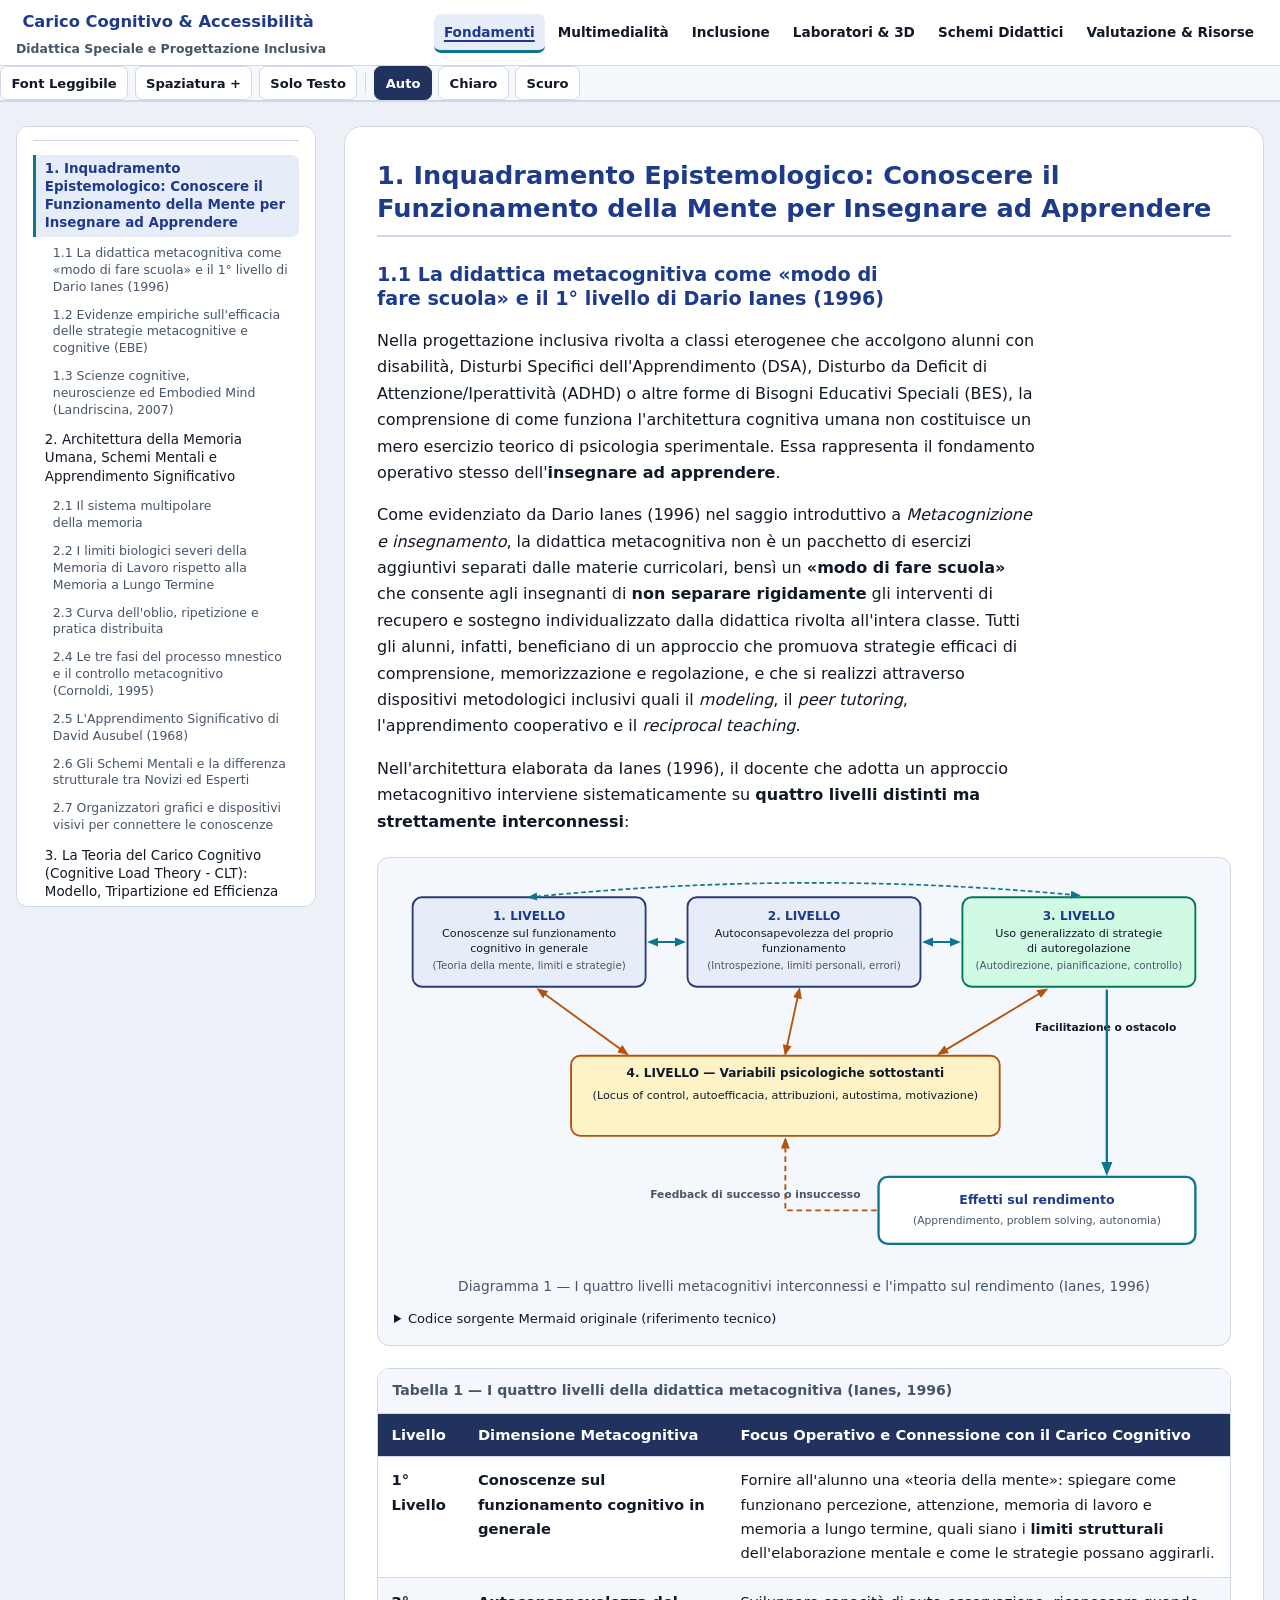
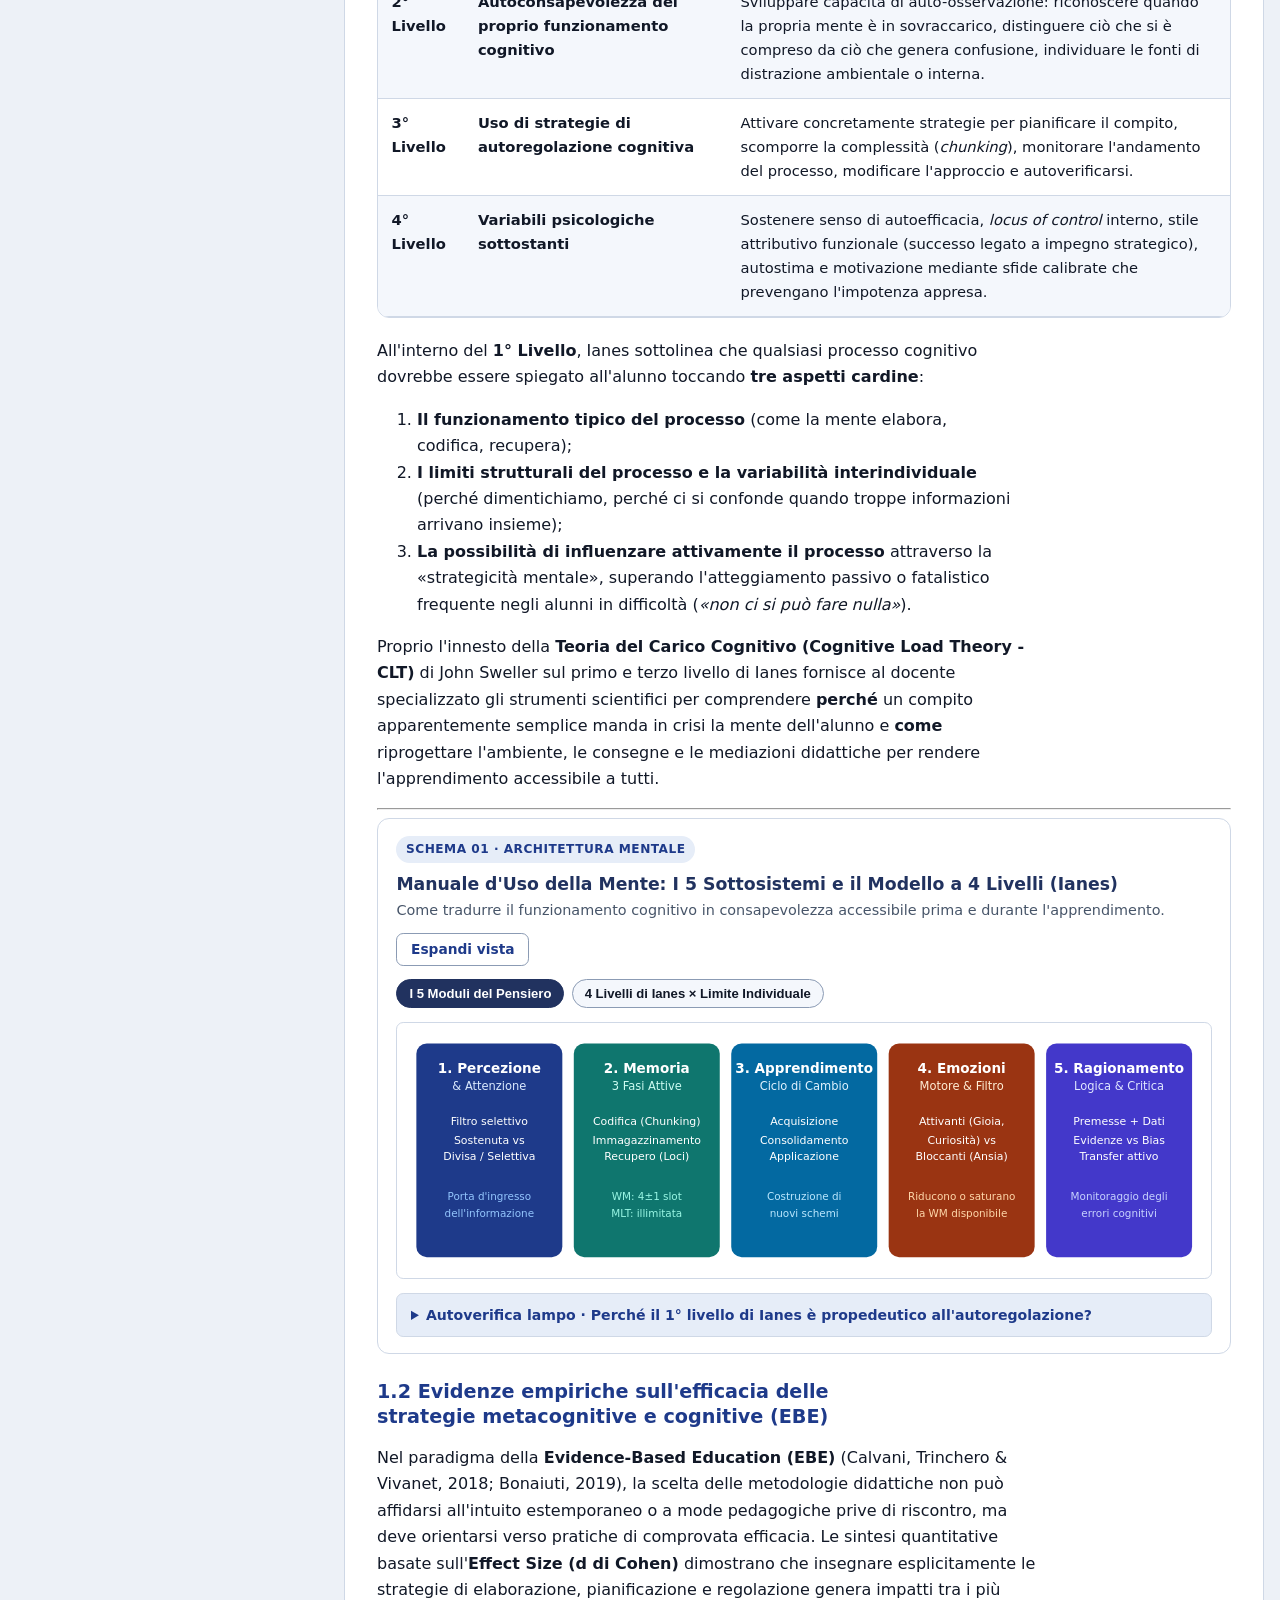
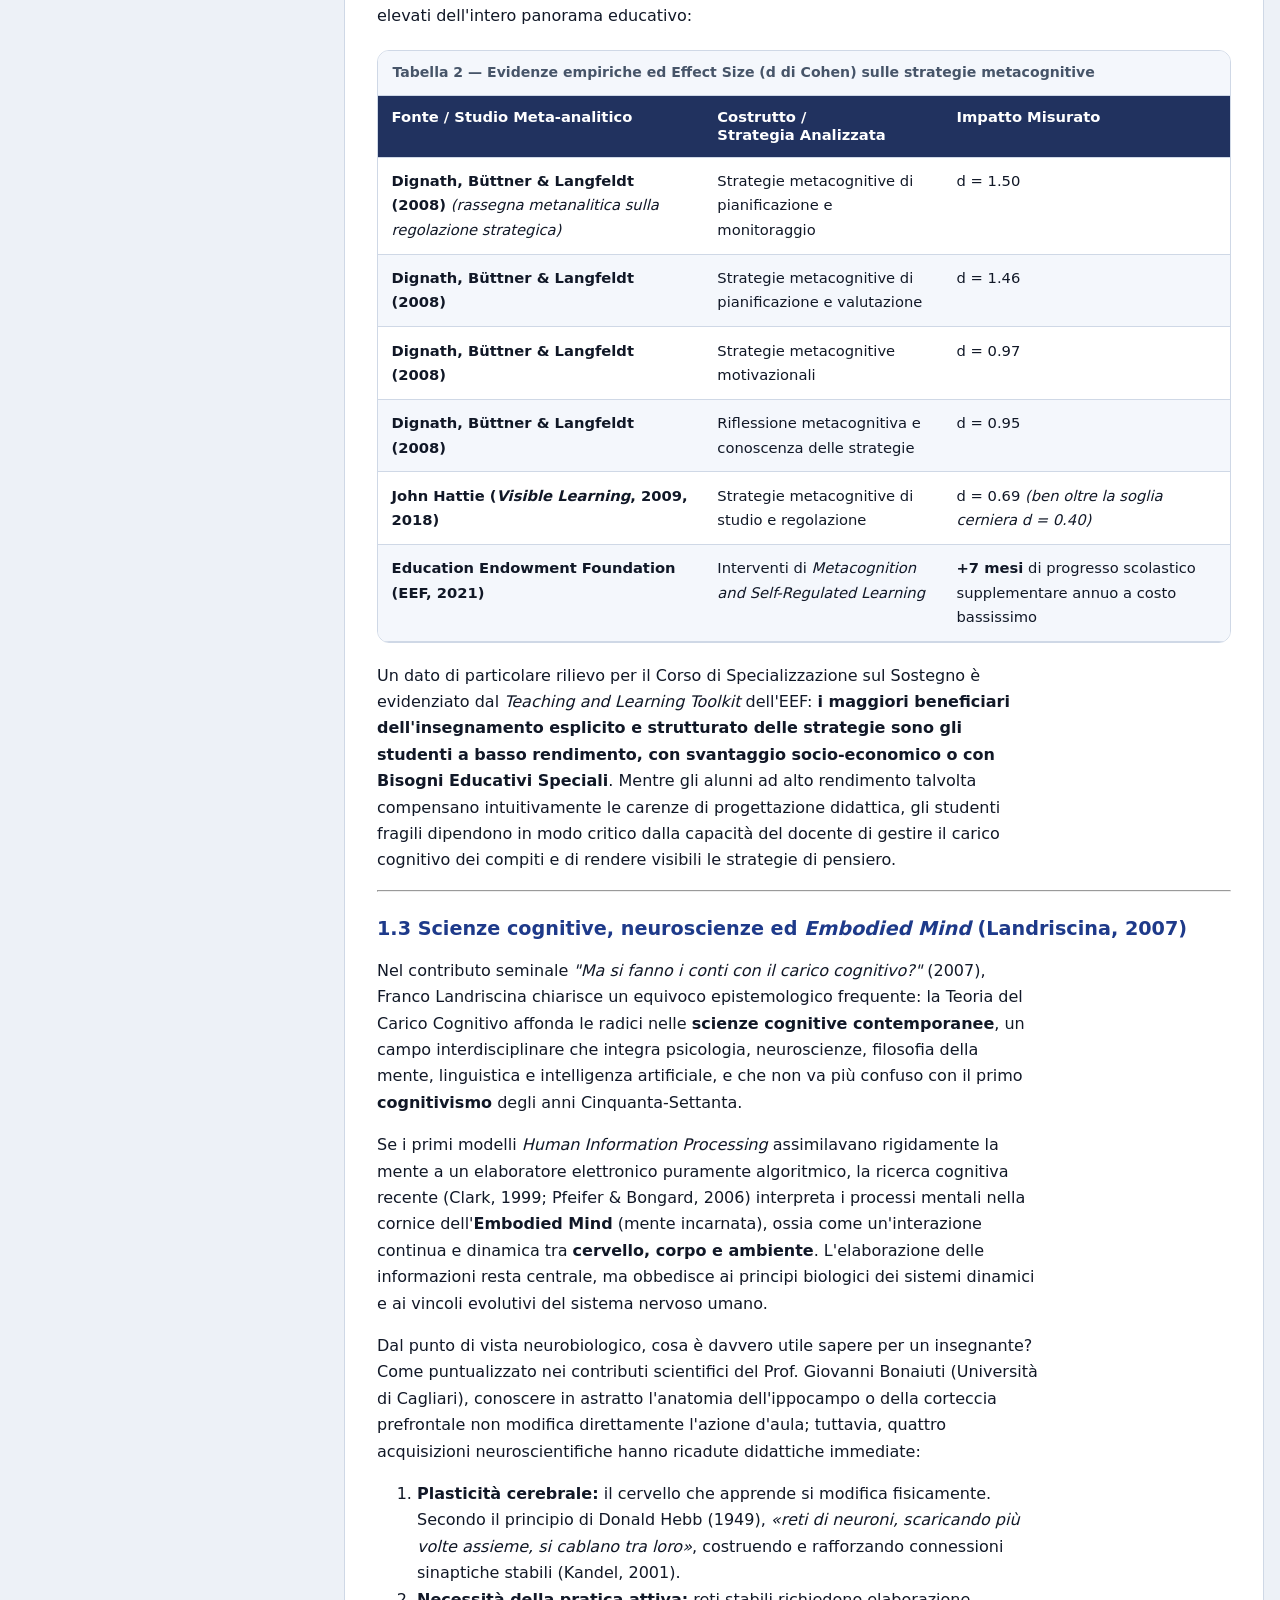
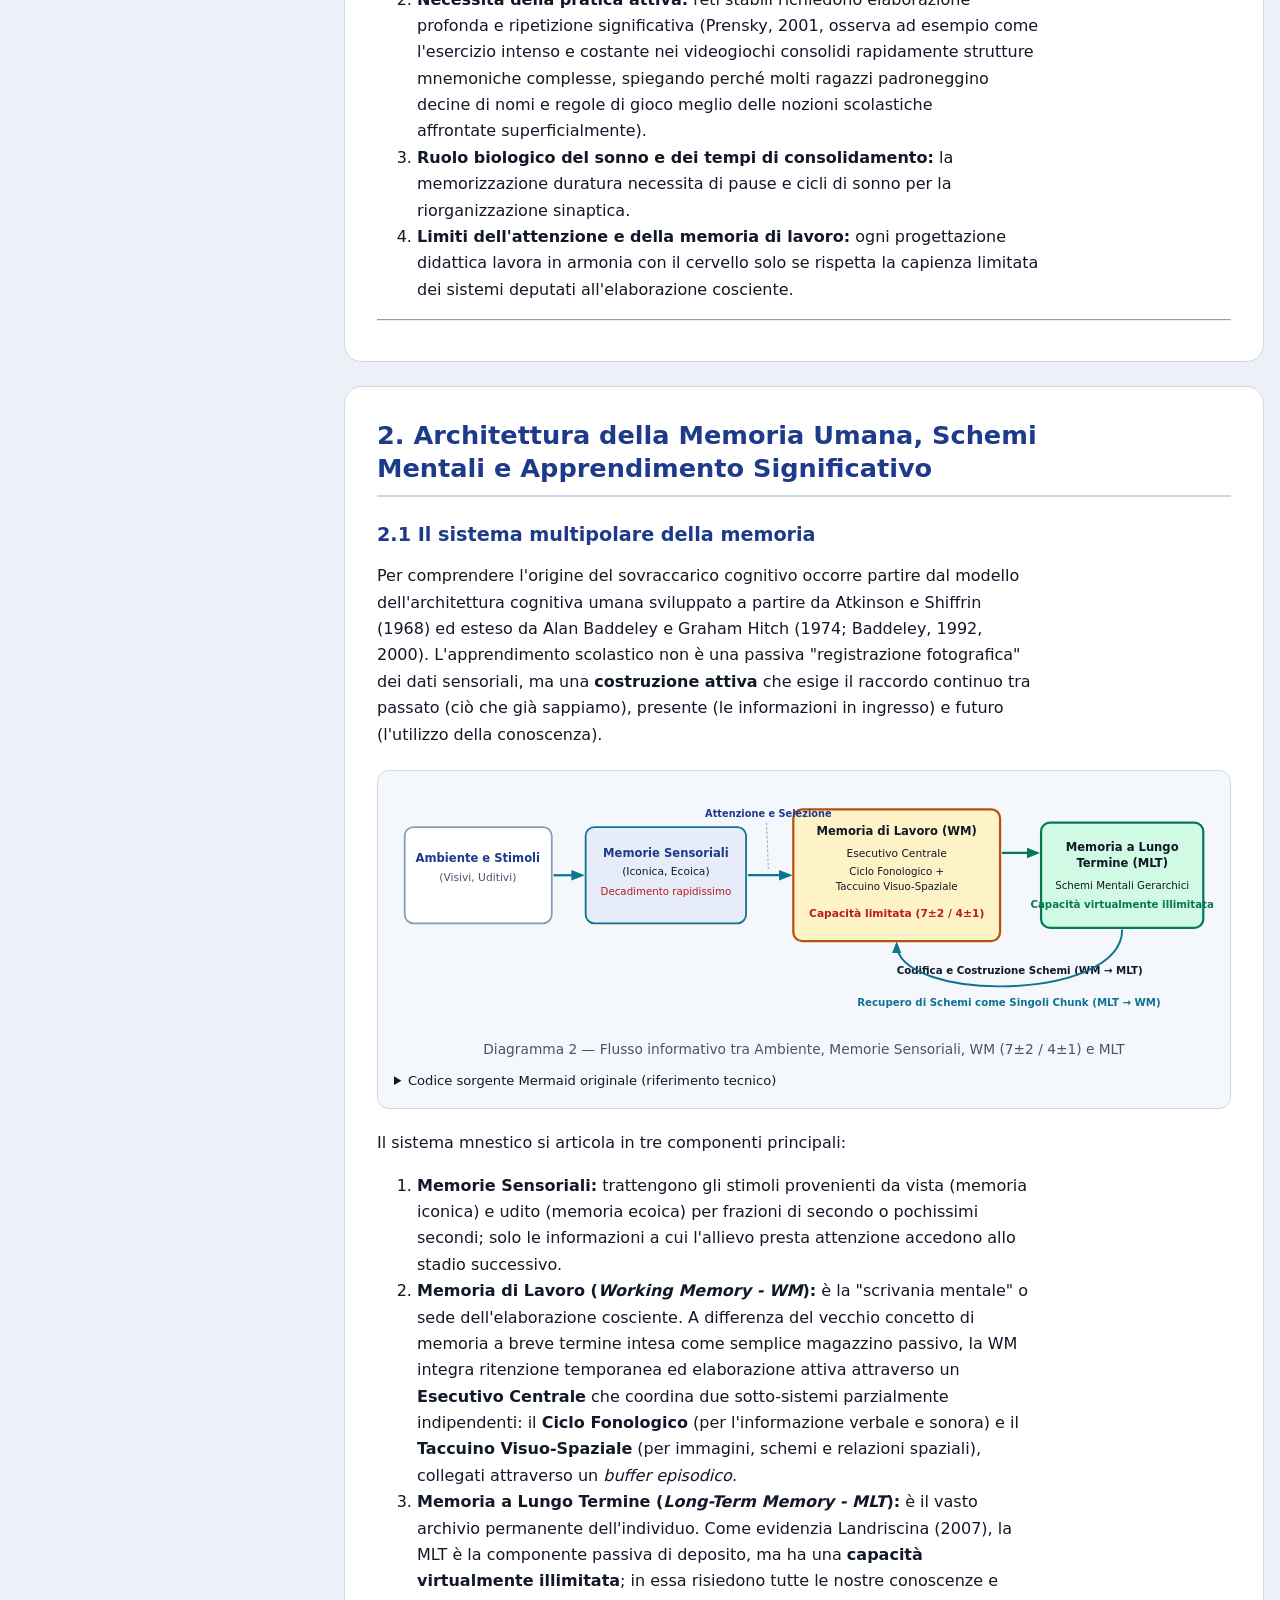
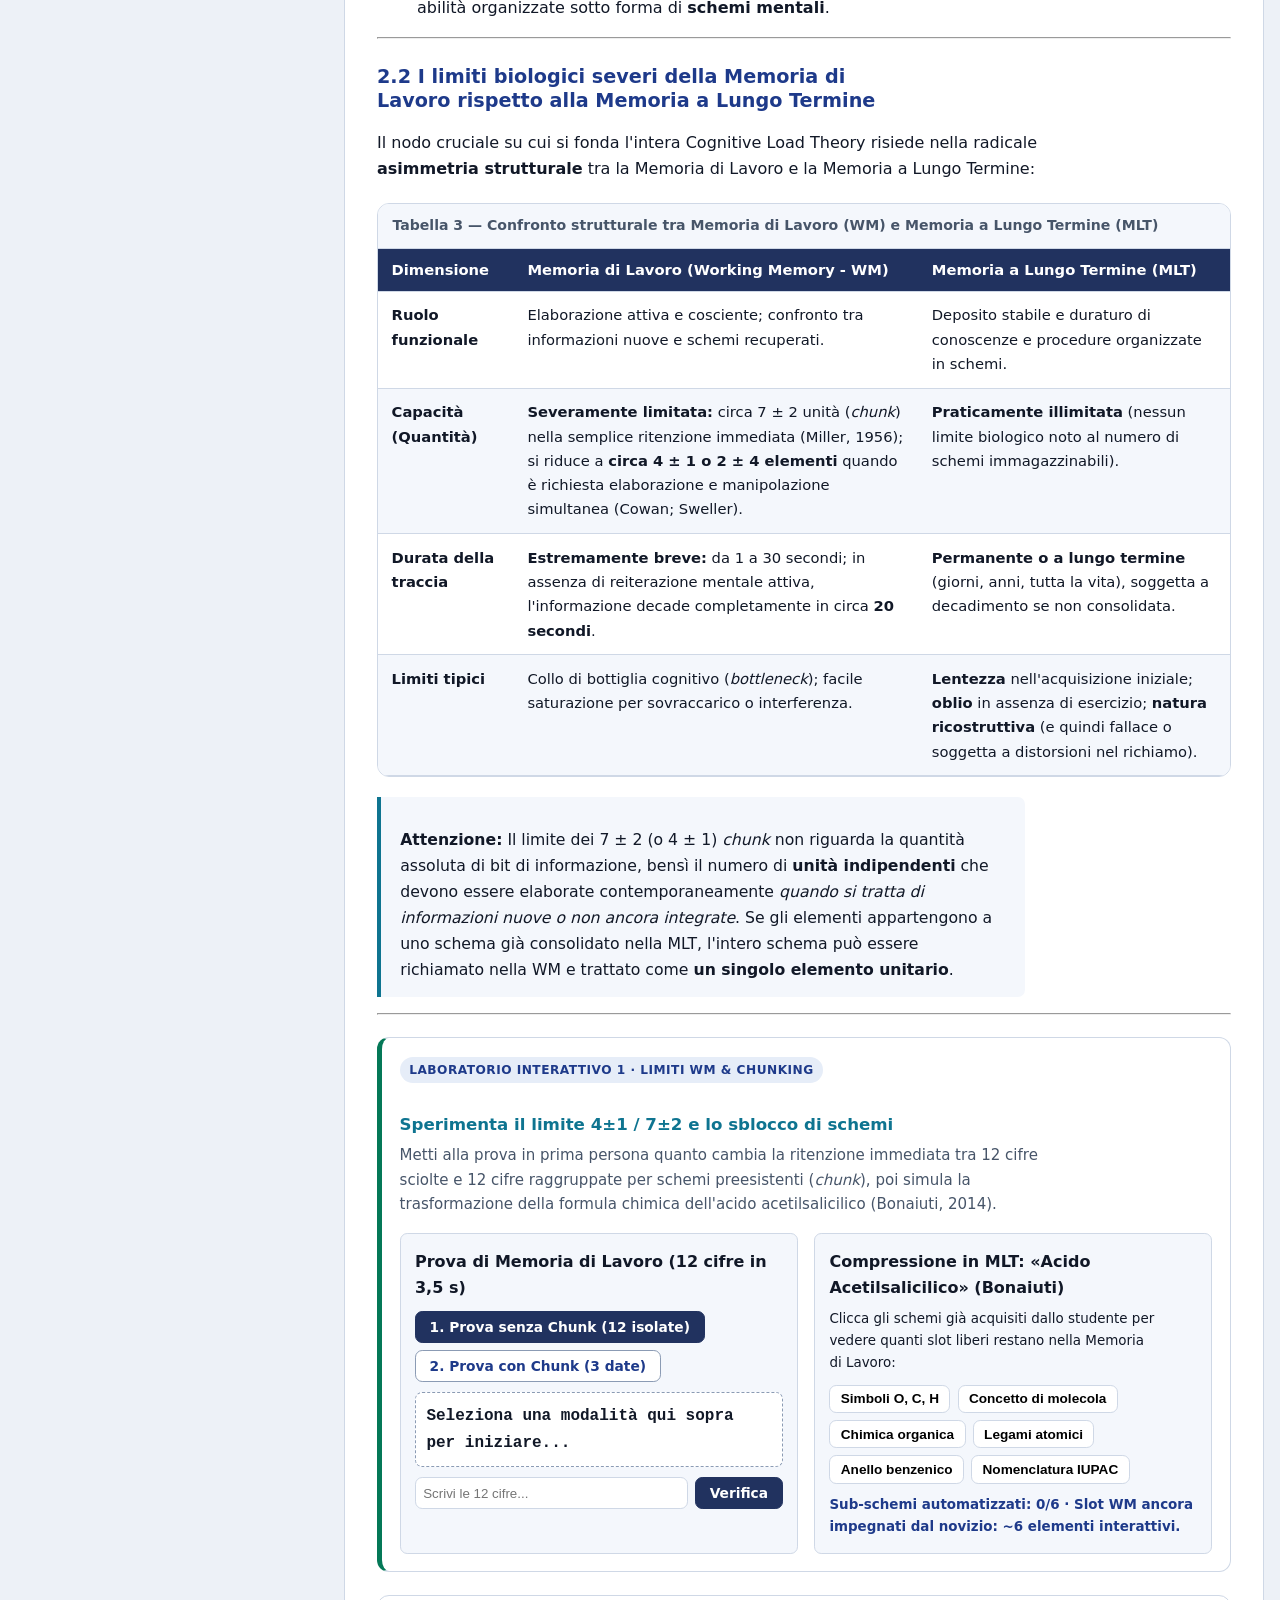
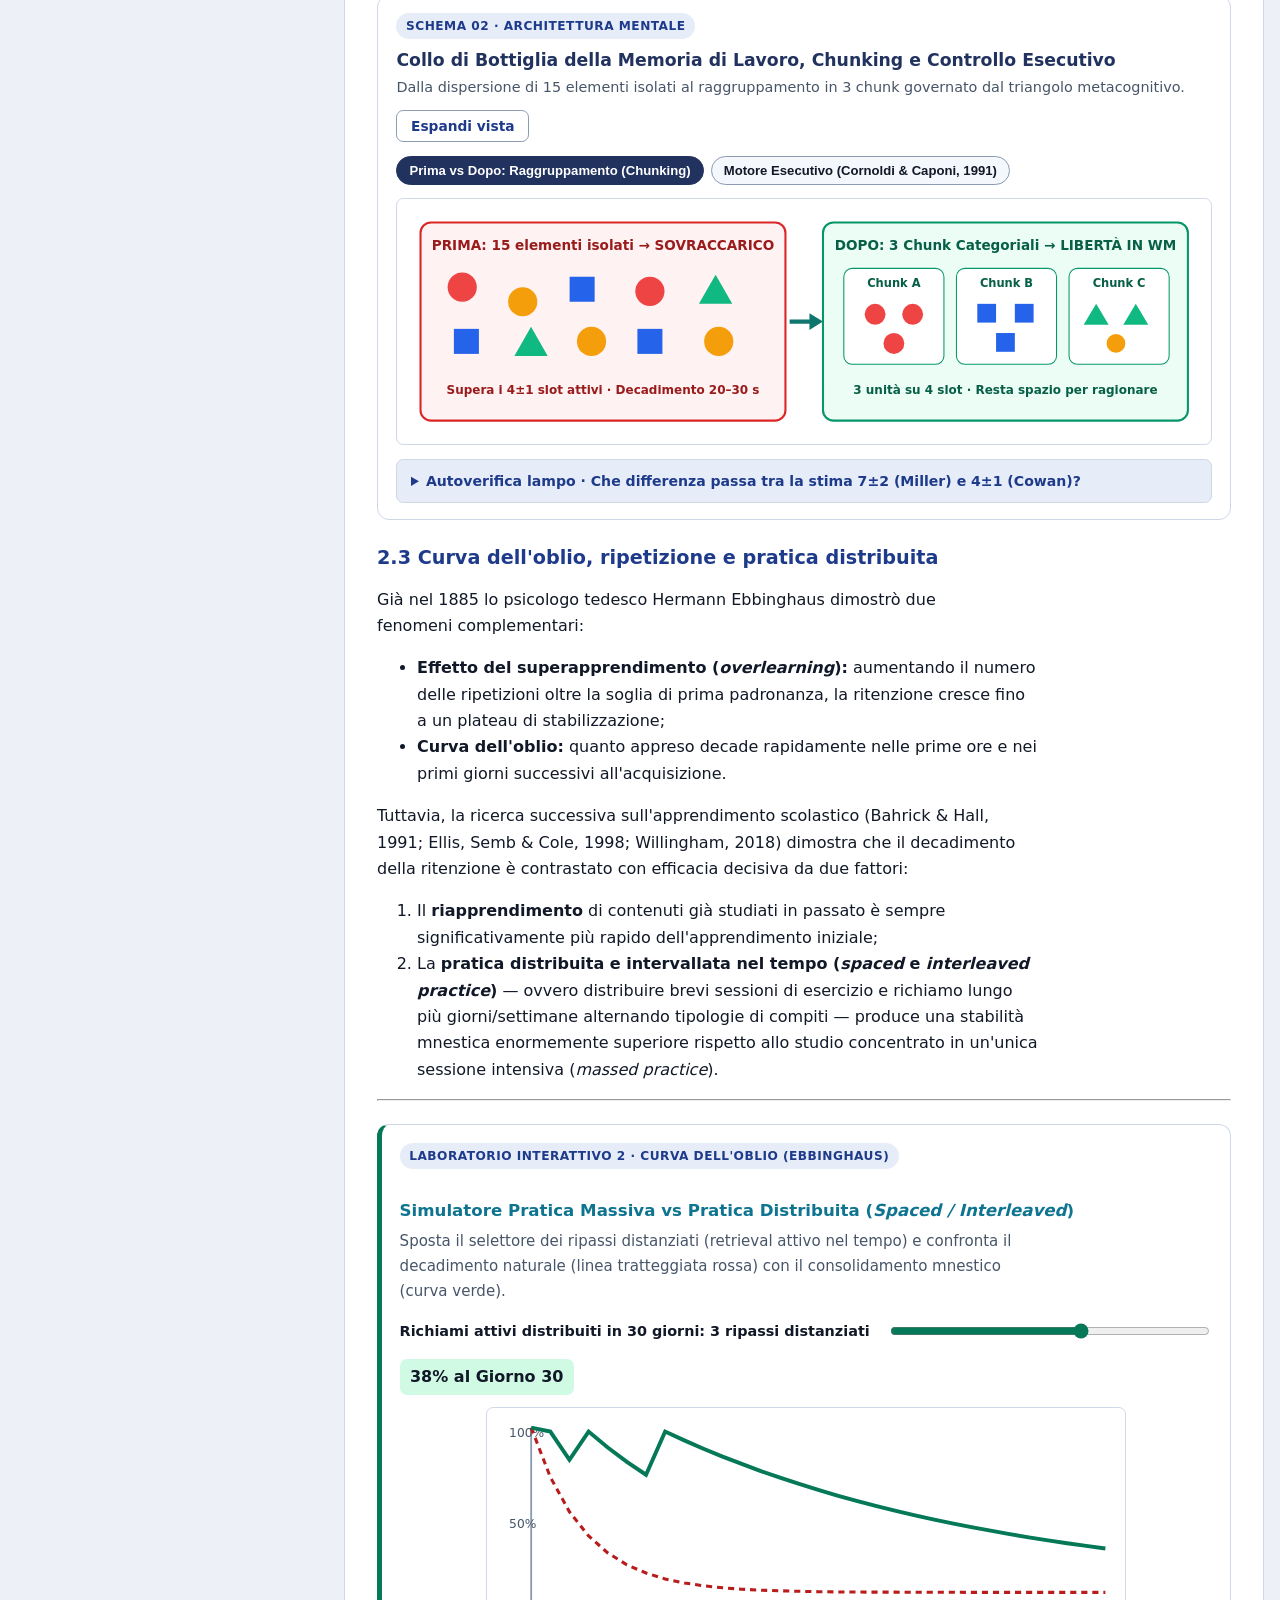
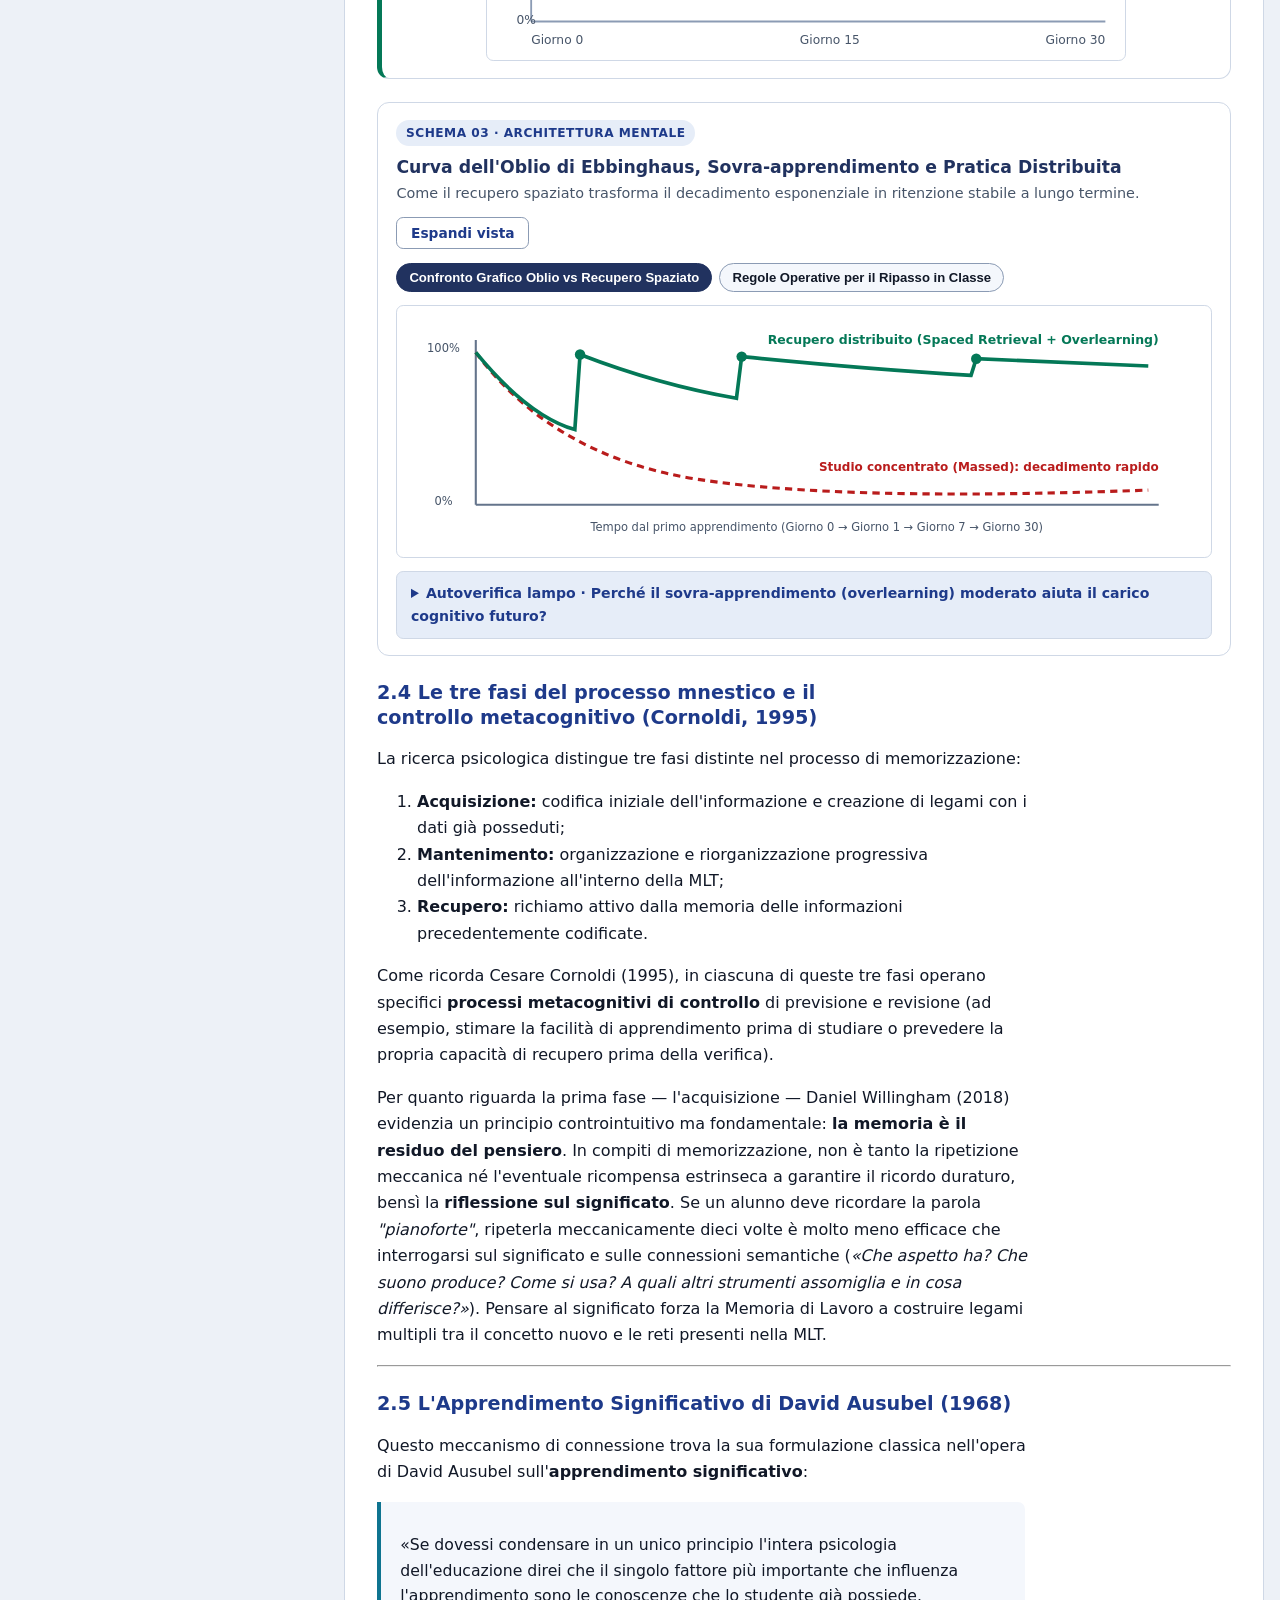
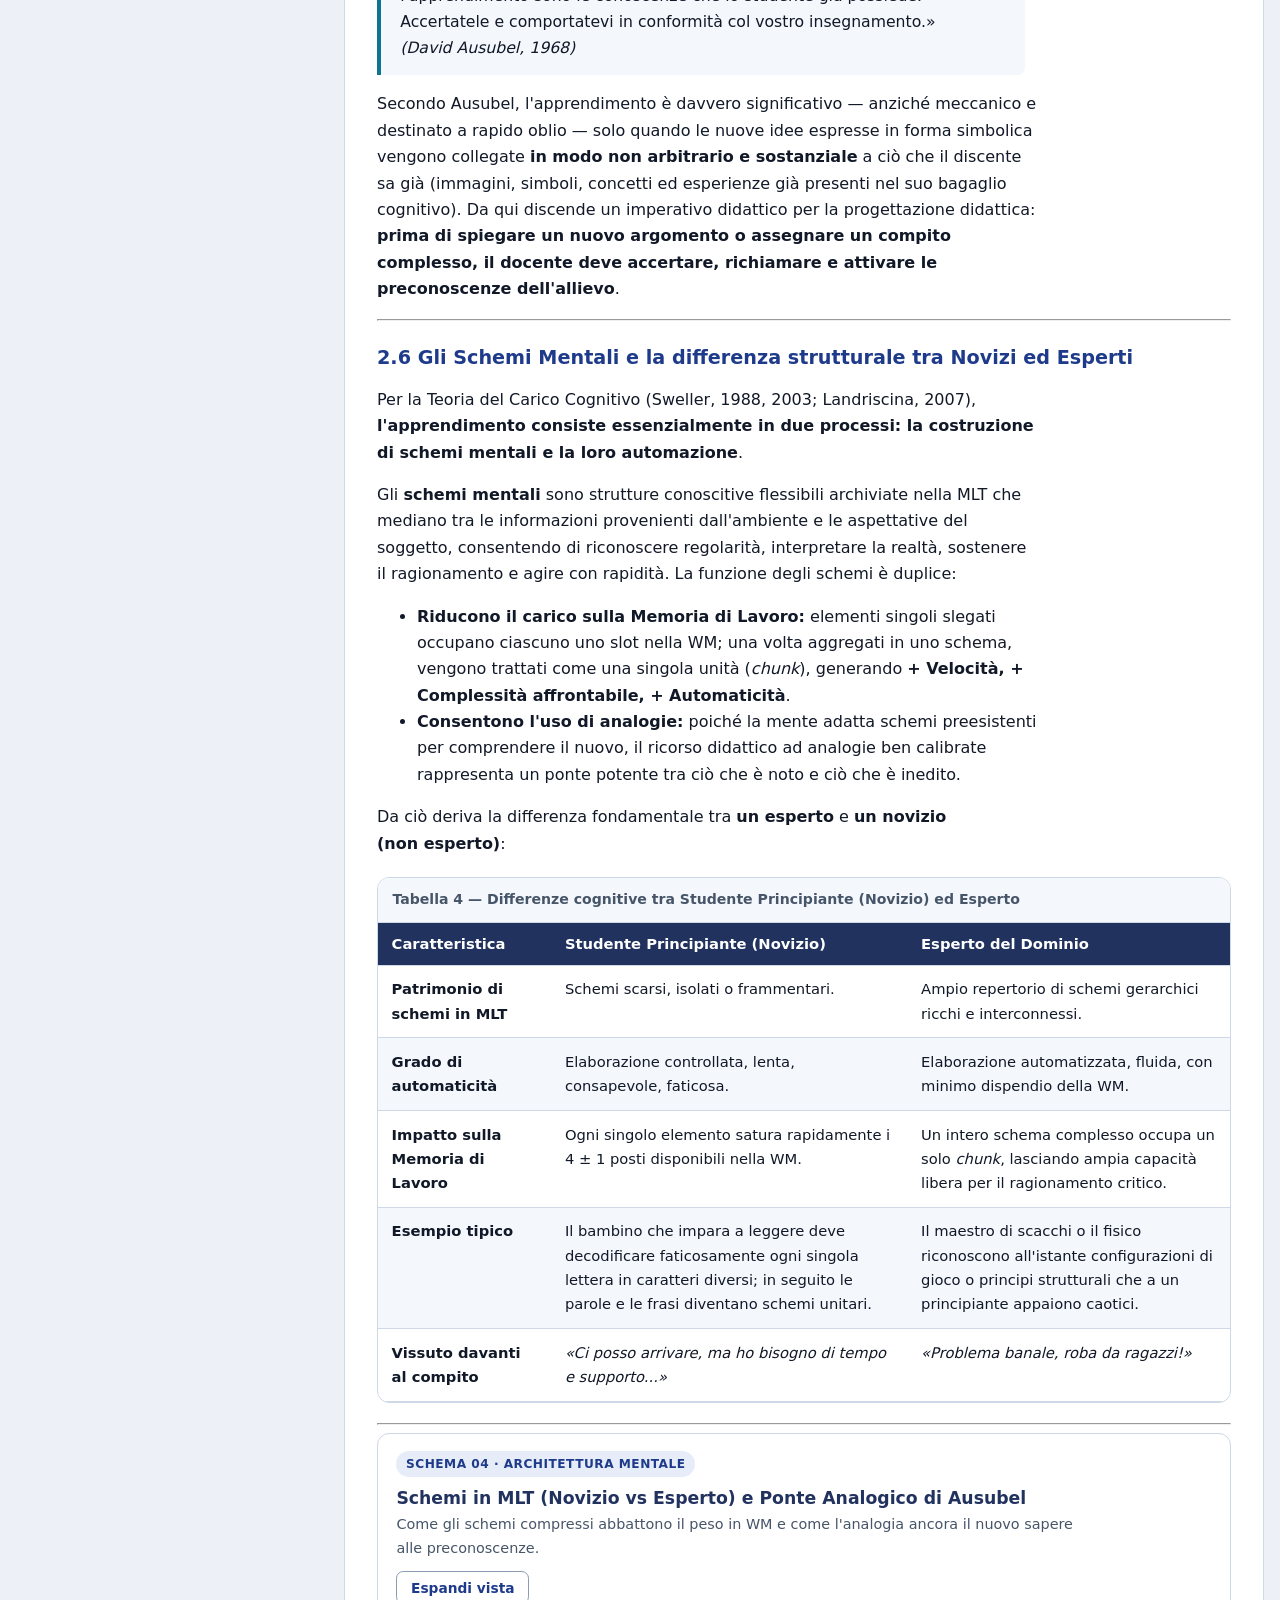
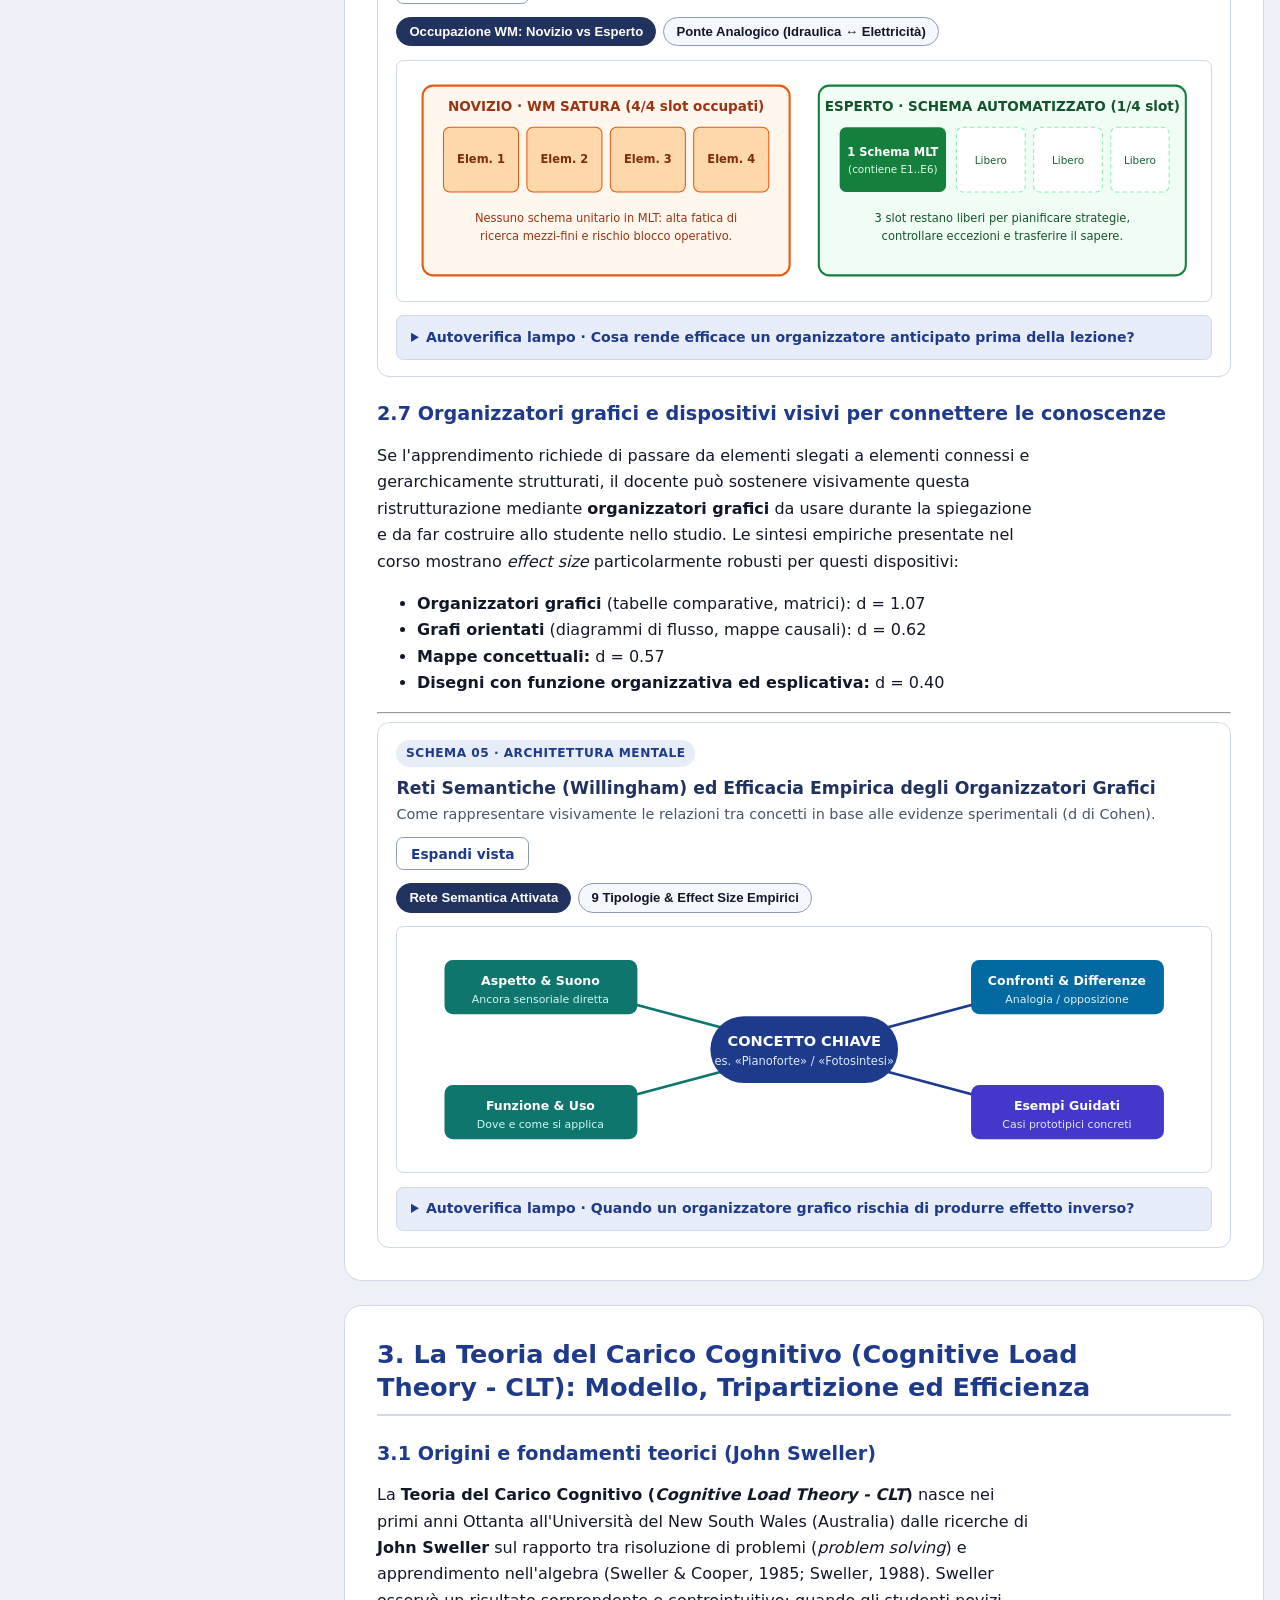
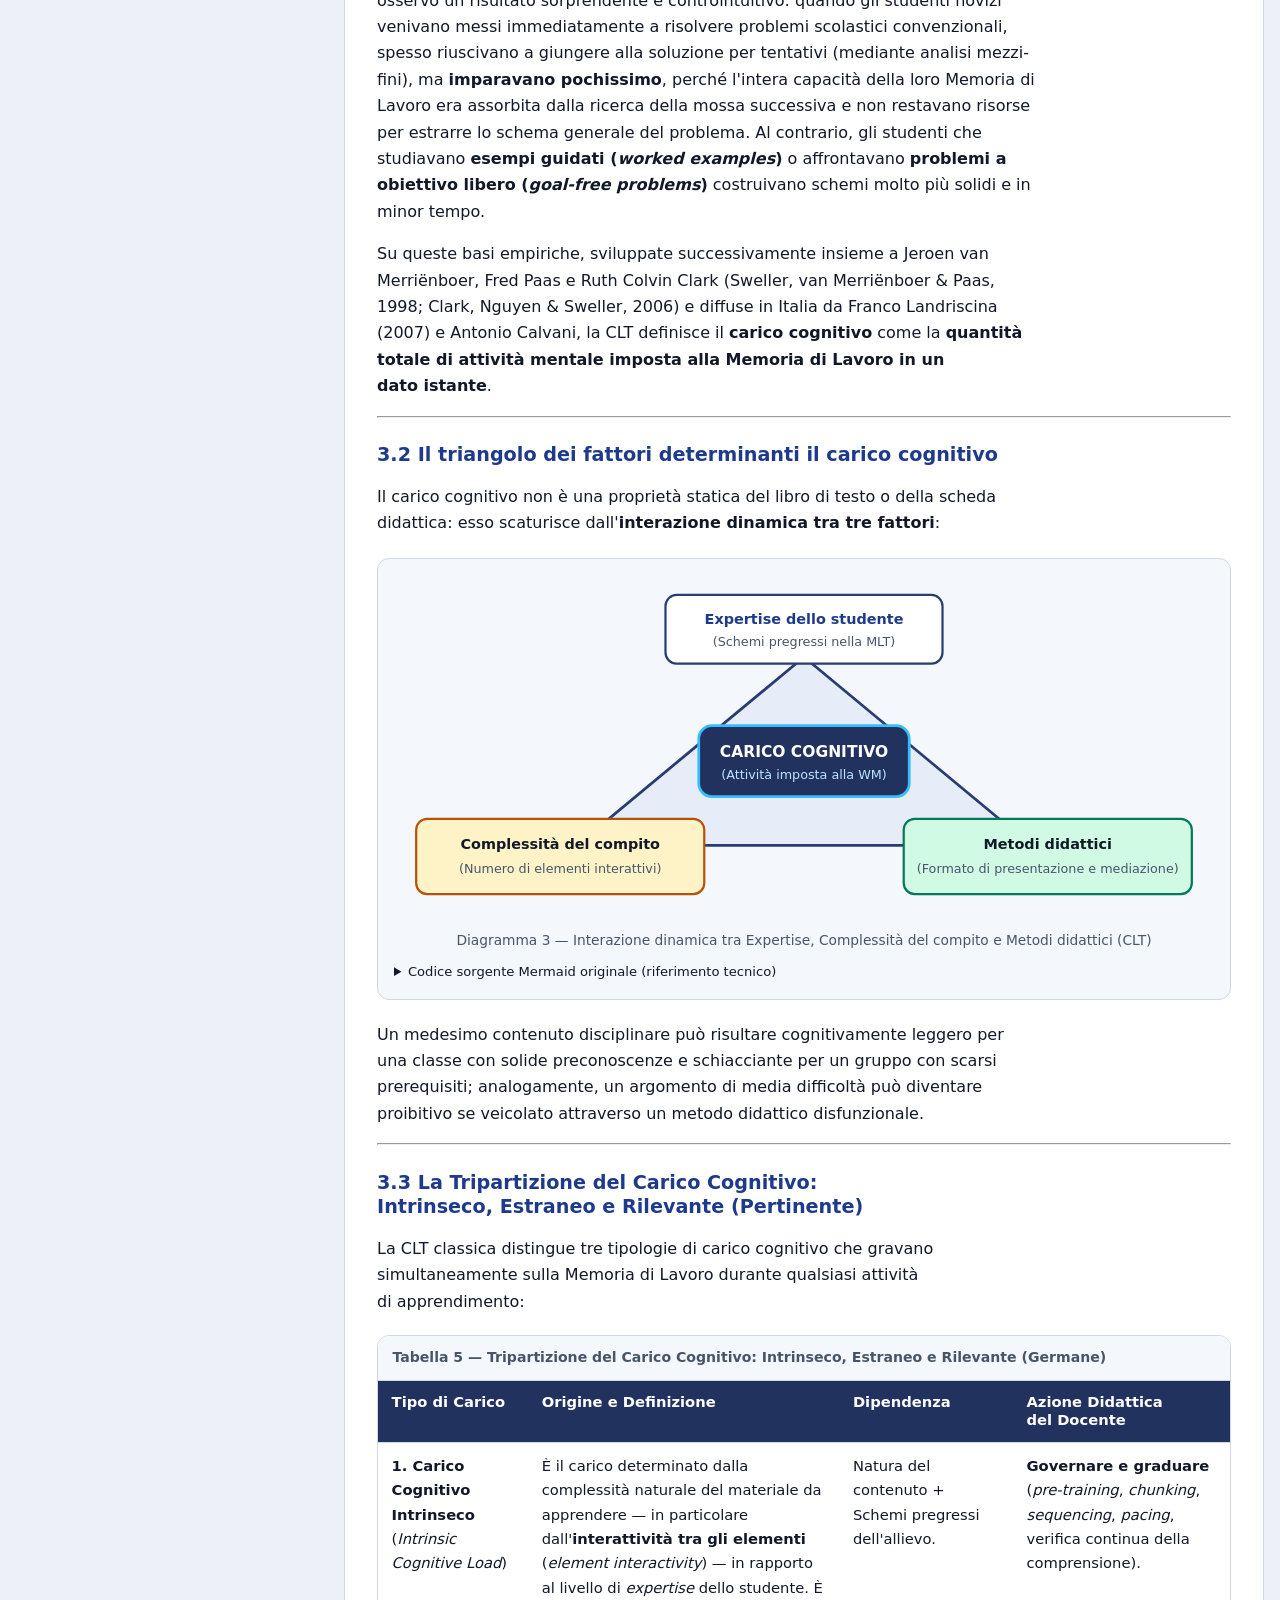
<file: index.html>
<!DOCTYPE html>
<html lang="it">
<head>
  <meta charset="UTF-8">
  <meta name="viewport" content="width=device-width, initial-scale=1.0">
  <meta name="color-scheme" content="light dark">
  <title>Carico Cognitivo e Accessibilità — Fondamenti, Memoria e CLT</title>
  <meta name="description" content="Inquadramento epistemologico, architettura della memoria umana, schemi mentali e Teoria del Carico Cognitivo (CLT).">
  <link rel="stylesheet" href="styles.css">
  
</head>
<body>
  <a class="skip-link" href="#main-content">Salta al contenuto principale</a>
  <div class="scroll-progress" aria-hidden="true"><div class="scroll-progress-bar"></div></div>

  <header class="topbar">
    <div class="topbar-nav-row">
      <div class="topbar-brand">
        <a class="topbar-home-link" href="index.html">
          <span class="topbar-title">Carico Cognitivo &amp; Accessibilità</span>
        </a>
        <span class="topbar-title-sub">Didattica Speciale e Progettazione Inclusiva</span>
      </div>

      <button type="button" id="menu-toggle-btn" class="menu-toggle-btn" popovertarget="site-nav" aria-controls="site-nav" aria-expanded="false" aria-label="Apri menu di navigazione">
        ☰ Menu
      </button>

      <nav id="site-nav" class="site-nav" popover="auto" aria-label="Navigazione principale del sito">
          <a href="index.html" aria-current="page">Fondamenti</a>
          <a href="multimedialita.html">Multimedialità</a>
          <a href="inclusione.html">Inclusione</a>
          <a href="laboratori.html">Laboratori &amp; 3D</a>
          <a href="schemi-didattici.html">Schemi Didattici</a>
          <a href="valutazione-risorse.html">Valutazione &amp; Risorse</a>
      </nav>
    </div>

    <div class="topbar-udl-row">
      <div class="topbar-controls" role="toolbar" aria-label="Controlli UDL di lettura e tema">
        <button type="button" id="mobile-toc-toggle" class="ctrl-btn mobile-toc-btn" aria-expanded="false" aria-controls="sidebar-nav">Sezioni</button>
        <button type="button" id="udl-font" class="ctrl-btn" aria-pressed="false" title="Attiva carattere ad alta leggibilità">Font Leggibile</button>
        <button type="button" id="udl-spacing" class="ctrl-btn" aria-pressed="false" title="Aumenta interlinea e spaziatura">Spaziatura +</button>
        <button type="button" id="udl-clean" class="ctrl-btn" aria-pressed="false" title="Nasconde i riquadri di approfondimento e schemi contestuali">Solo Testo</button>
        <span aria-hidden="true" style="width:1px;height:20px;background:var(--border-subtle);margin:0 0.1rem;"></span>
        <button type="button" id="theme-auto" class="ctrl-btn" aria-pressed="true">Auto</button>
        <button type="button" id="theme-light" class="ctrl-btn" aria-pressed="false">Chiaro</button>
        <button type="button" id="theme-dark" class="ctrl-btn" aria-pressed="false">Scuro</button>
      </div>
    </div>
  </header>

  <div class="workspace-shell">
    <aside class="sidebar-nav" id="sidebar-nav" aria-label="Indice di pagina e ricerca globale">
      <div class="search-box">
        <label for="doc-search-input" class="search-label">Cerca nel sito e in questa pagina</label>
        <div class="search-input-row">
          <input type="search" id="doc-search-input" class="search-input" placeholder="Es. split-attention, Ianes, fading..." autocomplete="off">
          <button type="button" id="doc-search-clear" class="ctrl-btn" aria-label="Pulisci ricerca" title="Pulisci ricerca">✕</button>
        </div>
        <div id="doc-search-status" class="search-status" aria-live="polite"></div>
        <div id="global-search-results" class="global-search-results" hidden aria-label="Risultati nelle altre pagine"></div>
      </div>

      <nav class="sidebar-pages" aria-label="Pagine del portale">
        <a class="sidebar-page-link" href="index.html" aria-current="page"><span>Fondamenti</span></a>
        <a class="sidebar-page-link" href="multimedialita.html"><span>Multimedialità</span></a>
        <a class="sidebar-page-link" href="inclusione.html"><span>Inclusione</span></a>
        <a class="sidebar-page-link" href="laboratori.html"><span>Laboratori &amp; 3D</span></a>
        <a class="sidebar-page-link" href="schemi-didattici.html"><span>Schemi Didattici</span></a>
        <a class="sidebar-page-link" href="valutazione-risorse.html"><span>Valutazione &amp; Risorse</span></a>
      </nav>

      <nav class="toc-nav" aria-label="Indice delle sezioni in questa pagina">
        <ul class="toc-list">
          <li><a class="" href="#1-inquadramento-epistemologico-conoscere-il-funzionamento-della-mente-per-insegnare-ad-apprendere">1. Inquadramento Epistemologico: Conoscere il Funzionamento della Mente per Insegnare ad Apprendere</a></li>
          <li><a class="toc-sublink" href="#11-la-didattica-metacognitiva-come-modo-di-fare-scuola-e-il-1-livello-di-dario-ianes-1996">1.1 La didattica metacognitiva come «modo di fare scuola» e il 1° livello di Dario Ianes (1996)</a></li>
          <li><a class="toc-sublink" href="#12-evidenze-empiriche-sullefficacia-delle-strategie-metacognitive-e-cognitive-ebe">1.2 Evidenze empiriche sull&#x27;efficacia delle strategie metacognitive e cognitive (EBE)</a></li>
          <li><a class="toc-sublink" href="#13-scienze-cognitive-neuroscienze-ed-embodied-mind-landriscina-2007">1.3 Scienze cognitive, neuroscienze ed Embodied Mind (Landriscina, 2007)</a></li>
          <li><a class="" href="#2-architettura-della-memoria-umana-schemi-mentali-e-apprendimento-significativo">2. Architettura della Memoria Umana, Schemi Mentali e Apprendimento Significativo</a></li>
          <li><a class="toc-sublink" href="#21-il-sistema-multipolare-della-memoria">2.1 Il sistema multipolare della memoria</a></li>
          <li><a class="toc-sublink" href="#22-i-limiti-biologici-severi-della-memoria-di-lavoro-rispetto-alla-memoria-a-lungo-termine">2.2 I limiti biologici severi della Memoria di Lavoro rispetto alla Memoria a Lungo Termine</a></li>
          <li><a class="toc-sublink" href="#23-curva-delloblio-ripetizione-e-pratica-distribuita">2.3 Curva dell&#x27;oblio, ripetizione e pratica distribuita</a></li>
          <li><a class="toc-sublink" href="#24-le-tre-fasi-del-processo-mnestico-e-il-controllo-metacognitivo-cornoldi-1995">2.4 Le tre fasi del processo mnestico e il controllo metacognitivo (Cornoldi, 1995)</a></li>
          <li><a class="toc-sublink" href="#25-lapprendimento-significativo-di-david-ausubel-1968">2.5 L&#x27;Apprendimento Significativo di David Ausubel (1968)</a></li>
          <li><a class="toc-sublink" href="#26-gli-schemi-mentali-e-la-differenza-strutturale-tra-novizi-ed-esperti">2.6 Gli Schemi Mentali e la differenza strutturale tra Novizi ed Esperti</a></li>
          <li><a class="toc-sublink" href="#27-organizzatori-grafici-e-dispositivi-visivi-per-connettere-le-conoscenze">2.7 Organizzatori grafici e dispositivi visivi per connettere le conoscenze</a></li>
          <li><a class="" href="#3-la-teoria-del-carico-cognitivo-cognitive-load-theory---clt-modello-tripartizione-ed-efficienza">3. La Teoria del Carico Cognitivo (Cognitive Load Theory - CLT): Modello, Tripartizione ed Efficienza</a></li>
          <li><a class="toc-sublink" href="#31-origini-e-fondamenti-teorici-john-sweller">3.1 Origini e fondamenti teorici (John Sweller)</a></li>
          <li><a class="toc-sublink" href="#32-il-triangolo-dei-fattori-determinanti-il-carico-cognitivo">3.2 Il triangolo dei fattori determinanti il carico cognitivo</a></li>
          <li><a class="toc-sublink" href="#33-la-tripartizione-del-carico-cognitivo-intrinseco-estraneo-e-rilevante-pertinente">3.3 La Tripartizione del Carico Cognitivo: Intrinseco, Estraneo e Rilevante (Pertinente)</a></li>
          <li><a class="toc-sublink" href="#34-additività-dei-carichi-sovraccarico-overload-sottoutilizzo-underload-e-bilanciamento">3.4 Additività dei carichi, Sovraccarico (Overload), Sottoutilizzo (Underload) e Bilanciamento</a></li>
          <li><a class="toc-sublink" href="#35-misurazione-dello-sforzo-mentale-ed-efficienza-dellapprendimento-paas--van-merriënboer-1993">3.5 Misurazione dello sforzo mentale ed Efficienza dell&#x27;Apprendimento (Paas &amp; van Merriënboer, 1993)</a></li>
        </ul>
      </nav>
    </aside>

    <main id="main-content" class="content-column" tabindex="-1">
      <h1 class="sr-only">Carico Cognitivo e Accessibilità — Fondamenti, Memoria e CLT</h1>
      <section class="chapter-card lazy-section" id="1-inquadramento-epistemologico-conoscere-il-funzionamento-della-mente-per-insegnare-ad-apprendere" tabindex="-1">
  <h2 class="chapter-title" id="title-1-inquadramento-epistemologico-conoscere-il-funzionamento-della-mente-per-insegnare-ad-apprendere">1. Inquadramento Epistemologico: Conoscere il Funzionamento della Mente per Insegnare ad Apprendere</h2>
  <div class="subsection-block" id="11-la-didattica-metacognitiva-come-modo-di-fare-scuola-e-il-1-livello-di-dario-ianes-1996" tabindex="-1">
<h3 id="title-11-la-didattica-metacognitiva-come-modo-di-fare-scuola-e-il-1-livello-di-dario-ianes-1996">1.1 La didattica metacognitiva come «modo di fare scuola» e il 1° livello di Dario Ianes (1996)</h3>
<p>Nella progettazione inclusiva rivolta a classi eterogenee che accolgono alunni con disabilità, Disturbi Specifici dell&#x27;Apprendimento (DSA), Disturbo da Deficit di Attenzione/Iperattività (ADHD) o altre forme di Bisogni Educativi Speciali (BES), la comprensione di come funziona l&#x27;architettura cognitiva umana non costituisce un mero esercizio teorico di psicologia sperimentale. Essa rappresenta il fondamento operativo stesso dell&#x27;<strong>insegnare ad apprendere</strong>.</p>
<p>Come evidenziato da Dario Ianes (1996) nel saggio introduttivo a <em>Metacognizione e insegnamento</em>, la didattica metacognitiva non è un pacchetto di esercizi aggiuntivi separati dalle materie curricolari, bensì un <strong>«modo di fare scuola»</strong> che consente agli insegnanti di <strong>non separare rigidamente</strong> gli interventi di recupero e sostegno individualizzato dalla didattica rivolta all&#x27;intera classe. Tutti gli alunni, infatti, beneficiano di un approccio che promuova strategie efficaci di comprensione, memorizzazione e regolazione, e che si realizzi attraverso dispositivi metodologici inclusivi quali il <em>modeling</em>, il <em>peer tutoring</em>, l&#x27;apprendimento cooperativo e il <em>reciprocal teaching</em>.</p>
<p>Nell&#x27;architettura elaborata da Ianes (1996), il docente che adotta un approccio metacognitivo interviene sistematicamente su <strong>quattro livelli distinti ma strettamente interconnessi</strong>:</p>
<figure class="diagram-figure">
  <svg class="diagram-svg" viewBox="0 0 880 420" role="img" aria-labelledby="diag1-title">
  <title id="diag1-title">Schema dei quattro livelli interconnessi della didattica metacognitiva di Ianes (1996)</title>
  <defs>
    <marker id="arr1" viewBox="0 0 10 10" refX="8" refY="5" markerWidth="6" markerHeight="6" orient="auto-start-reverse">
      <path d="M 0 1 L 10 5 L 0 9 z" fill="var(--brand-teal)"/>
    </marker>
    <marker id="arr1w" viewBox="0 0 10 10" refX="8" refY="5" markerWidth="6" markerHeight="6" orient="auto-start-reverse">
      <path d="M 0 1 L 10 5 L 0 9 z" fill="var(--load-intrinsic)"/>
    </marker>
  </defs>
  <!-- L1 -->
  <rect x="20" y="25" width="250" height="96" rx="10" fill="var(--bg-tint)" stroke="var(--brand-navy-mid)" stroke-width="2"/>
  <text x="145" y="49" text-anchor="middle" font-size="13" font-weight="800" fill="var(--text-accent)">1. LIVELLO</text>
  <text x="145" y="68" text-anchor="middle" font-size="12" fill="var(--text-main)">Conoscenze sul funzionamento</text>
  <text x="145" y="84" text-anchor="middle" font-size="12" fill="var(--text-main)">cognitivo in generale</text>
  <text x="145" y="102" text-anchor="middle" font-size="11" fill="var(--text-muted)">(Teoria della mente, limiti e strategie)</text>
  <!-- L2 -->
  <rect x="315" y="25" width="250" height="96" rx="10" fill="var(--bg-tint)" stroke="var(--brand-navy-mid)" stroke-width="2"/>
  <text x="440" y="49" text-anchor="middle" font-size="13" font-weight="800" fill="var(--text-accent)">2. LIVELLO</text>
  <text x="440" y="68" text-anchor="middle" font-size="12" fill="var(--text-main)">Autoconsapevolezza del proprio</text>
  <text x="440" y="84" text-anchor="middle" font-size="12" fill="var(--text-main)">funzionamento</text>
  <text x="440" y="102" text-anchor="middle" font-size="11" fill="var(--text-muted)">(Introspezione, limiti personali, errori)</text>
  <!-- L3 -->
  <rect x="610" y="25" width="250" height="96" rx="10" fill="var(--load-germane-bg)" stroke="var(--load-germane)" stroke-width="2"/>
  <text x="735" y="49" text-anchor="middle" font-size="13" font-weight="800" fill="var(--text-accent)">3. LIVELLO</text>
  <text x="735" y="68" text-anchor="middle" font-size="12" fill="var(--text-main)">Uso generalizzato di strategie</text>
  <text x="735" y="84" text-anchor="middle" font-size="12" fill="var(--text-main)">di autoregolazione</text>
  <text x="735" y="102" text-anchor="middle" font-size="11" fill="var(--text-muted)">(Autodirezione, pianificazione, controllo)</text>
  <!-- L4 -->
  <rect x="190" y="195" width="460" height="86" rx="10" fill="var(--load-intrinsic-bg)" stroke="var(--load-intrinsic)" stroke-width="2"/>
  <text x="420" y="218" text-anchor="middle" font-size="13" font-weight="800" fill="var(--text-main)">4. LIVELLO — Variabili psicologiche sottostanti</text>
  <text x="420" y="242" text-anchor="middle" font-size="12" fill="var(--text-main)">(Locus of control, autoefficacia, attribuzioni, autostima, motivazione)</text>
  <!-- OUT -->
  <rect x="520" y="325" width="340" height="72" rx="10" fill="var(--bg-surface)" stroke="var(--brand-teal)" stroke-width="2.5"/>
  <text x="690" y="354" text-anchor="middle" font-size="13.5" font-weight="800" fill="var(--text-accent)">Effetti sul rendimento</text>
  <text x="690" y="376" text-anchor="middle" font-size="11.5" fill="var(--text-muted)">(Apprendimento, problem solving, autonomia)</text>

  <!-- Bi-directional connections L1-L2-L3 -->
  <line x1="274" y1="73" x2="311" y2="73" stroke="var(--brand-teal)" stroke-width="2" marker-start="url(#arr1)" marker-end="url(#arr1)"/>
  <line x1="569" y1="73" x2="606" y2="73" stroke="var(--brand-teal)" stroke-width="2" marker-start="url(#arr1)" marker-end="url(#arr1)"/>
  <path d="M 145 25 Q 440 -5 735 23" fill="none" stroke="var(--brand-teal)" stroke-width="1.8" stroke-dasharray="5 3" marker-start="url(#arr1)" marker-end="url(#arr1)"/>

  <!-- L4 bidirectional links -->
  <line x1="250" y1="193" x2="155" y2="124" stroke="var(--load-intrinsic)" stroke-width="2" marker-start="url(#arr1w)" marker-end="url(#arr1w)"/>
  <line x1="420" y1="193" x2="435" y2="124" stroke="var(--load-intrinsic)" stroke-width="2" marker-start="url(#arr1w)" marker-end="url(#arr1w)"/>
  <line x1="585" y1="193" x2="700" y2="124" stroke="var(--load-intrinsic)" stroke-width="2" marker-start="url(#arr1w)" marker-end="url(#arr1w)"/>
  <text x="688" y="168" font-size="11.5" font-weight="700" fill="var(--text-main)">Facilitazione o ostacolo</text>

  <!-- L3 -> OUT and Feedback -->
  <line x1="765" y1="124" x2="765" y2="321" stroke="var(--brand-teal)" stroke-width="2.5" marker-end="url(#arr1)"/>
  <path d="M 518 361 L 420 361 L 420 285" fill="none" stroke="var(--load-intrinsic)" stroke-width="2" stroke-dasharray="6 4" marker-end="url(#arr1w)"/>
  <text x="275" y="348" font-size="11.5" font-weight="700" fill="var(--text-muted)">Feedback di successo o insuccesso</text>
</svg>
  <figcaption>Diagramma 1 — I quattro livelli metacognitivi interconnessi e l'impatto sul rendimento (Ianes, 1996)</figcaption>
  <details class="mermaid-source-disclosure">
    <summary>Codice sorgente Mermaid originale (riferimento tecnico)</summary>
    <pre><code>flowchart TD
    L1[&quot;1. LIVELLO\nConoscenze sul funzionamento cognitivo in generale\n(Teoria della mente, limiti e strategie)&quot;]
    L2[&quot;2. LIVELLO\nAutoconsapevolezza del proprio funzionamento\n(Introspezione, limiti personali, errori)&quot;]
    L3[&quot;3. LIVELLO\nUso generalizzato di strategie di autoregolazione\n(Autodirezione, pianificazione, controllo)&quot;]
    L4[&quot;4. LIVELLO\nVariabili psicologiche sottostanti\n(Locus of control, autoefficacia, attribuzioni, autostima, motivazione)&quot;]
    OUT[&quot;Effetti sul rendimento\n(Apprendimento, problem solving, autonomia)&quot;]

    L1 &lt;--&gt; L2
    L2 &lt;--&gt; L3
    L1 &lt;--&gt; L3
    L4 &lt;--&gt;|&quot;Facilitazione o ostacolo&quot;| L3
    L4 &lt;--&gt; L2
    L4 &lt;--&gt; L1
    L3 --&gt; OUT
    OUT -.-&gt;|&quot;Feedback di successo o insuccesso&quot;| L4</code></pre>
  </details>
</figure>
<div tabindex="0" role="region" aria-labelledby="tbl-1-cap" class="table-wrapper">
  <table class="data-table">
    <caption id="tbl-1-cap">Tabella 1 — I quattro livelli della didattica metacognitiva (Ianes, 1996)</caption>
    <thead><tr><th scope="col" style="text-align:left">Livello</th><th scope="col" style="text-align:left">Dimensione Metacognitiva</th><th scope="col" style="text-align:left">Focus Operativo e Connessione con il Carico Cognitivo</th></tr></thead>
    <tbody><tr><td style="text-align:left"><strong>1° Livello</strong></td><td style="text-align:left"><strong>Conoscenze sul funzionamento cognitivo in generale</strong></td><td style="text-align:left">Fornire all&#x27;alunno una «teoria della mente»: spiegare come funzionano percezione, attenzione, memoria di lavoro e memoria a lungo termine, quali siano i <strong>limiti strutturali</strong> dell&#x27;elaborazione mentale e come le strategie possano aggirarli.</td></tr><tr><td style="text-align:left"><strong>2° Livello</strong></td><td style="text-align:left"><strong>Autoconsapevolezza del proprio funzionamento cognitivo</strong></td><td style="text-align:left">Sviluppare capacità di auto-osservazione: riconoscere quando la propria mente è in sovraccarico, distinguere ciò che si è compreso da ciò che genera confusione, individuare le fonti di distrazione ambientale o interna.</td></tr><tr><td style="text-align:left"><strong>3° Livello</strong></td><td style="text-align:left"><strong>Uso di strategie di autoregolazione cognitiva</strong></td><td style="text-align:left">Attivare concretamente strategie per pianificare il compito, scomporre la complessità (<em>chunking</em>), monitorare l&#x27;andamento del processo, modificare l&#x27;approccio e autoverificarsi.</td></tr><tr><td style="text-align:left"><strong>4° Livello</strong></td><td style="text-align:left"><strong>Variabili psicologiche sottostanti</strong></td><td style="text-align:left">Sostenere senso di autoefficacia, <em>locus of control</em> interno, stile attributivo funzionale (successo legato a impegno strategico), autostima e motivazione mediante sfide calibrate che prevengano l&#x27;impotenza appresa.</td></tr></tbody>
  </table>
</div>
<p>All&#x27;interno del <strong>1° Livello</strong>, Ianes sottolinea che qualsiasi processo cognitivo dovrebbe essere spiegato all&#x27;alunno toccando <strong>tre aspetti cardine</strong>:</p>
<ol><li><strong>Il funzionamento tipico del processo</strong> (come la mente elabora, codifica, recupera);</li><li><strong>I limiti strutturali del processo e la variabilità interindividuale</strong> (perché dimentichiamo, perché ci si confonde quando troppe informazioni arrivano insieme);</li><li><strong>La possibilità di influenzare attivamente il processo</strong> attraverso la «strategicità mentale», superando l&#x27;atteggiamento passivo o fatalistico frequente negli alunni in difficoltà (<em>«non ci si può fare nulla»</em>).</li></ol>
<p>Proprio l&#x27;innesto della <strong>Teoria del Carico Cognitivo (Cognitive Load Theory - CLT)</strong> di John Sweller sul primo e terzo livello di Ianes fornisce al docente specializzato gli strumenti scientifici per comprendere <strong>perché</strong> un compito apparentemente semplice manda in crisi la mente dell&#x27;alunno e <strong>come</strong> riprogettare l&#x27;ambiente, le consegne e le mediazioni didattiche per rendere l&#x27;apprendimento accessibile a tutti.</p>
<hr>

</div>
<article class="schema-card enrichment-block" data-schema-ref="schema-01" data-schema-cat="architettura" aria-labelledby="schema-01-title">
  <div class="schema-card-head">
    <div>
      <span class="enrichment-badge">Schema 01 · Architettura Mentale</span>
      <h4 class="schema-card-title" id="schema-01-title">Manuale d'Uso della Mente: I 5 Sottosistemi e il Modello a 4 Livelli (Ianes)</h4>
      <p class="schema-card-subtitle">Come tradurre il funzionamento cognitivo in consapevolezza accessibile prima e durante l'apprendimento.</p>
    </div>
    <div class="schema-card-actions">
      <button type="button" class="action-btn action-btn-secondary" data-schema-expand="schema-01" aria-label="Espandi schema 01: Manuale d&#x27;Uso della Mente: I 5 Sottosistemi e il Modello a 4 Livelli (Ianes)">Espandi vista</button>
    </div>
  </div>
  <div class="schema-controls" role="group" aria-label="Viste interattive per Manuale d&#x27;Uso della Mente: I 5 Sottosistemi e il Modello a 4 Livelli (Ianes)">
    <button type="button" class="schema-pill" data-schema-switch="a" aria-pressed="true">I 5 Moduli del Pensiero</button>
    <button type="button" class="schema-pill" data-schema-switch="b" aria-pressed="false">4 Livelli di Ianes × Limite Individuale</button>
  </div>
  <div class="schema-panel" data-schema-panel="a">
    <div class="schema-svg-wrap"><svg viewBox="0 0 760 225" role="img" aria-label="Schema dei 5 moduli cognitivi: Percezione e Attenzione, Memoria, Apprendimento, Emozioni e Ragionamento Logico">
  <rect x="8" y="10" width="140" height="205" rx="10" fill="#1e3a8a"/>
  <text x="78" y="38" text-anchor="middle" fill="#ffffff" font-size="13" font-weight="700">1. Percezione</text>
  <text x="78" y="55" text-anchor="middle" fill="#dbeafe" font-size="11">&amp; Attenzione</text>
  <text x="78" y="88" text-anchor="middle" fill="#ffffff" font-size="10.5">Filtro selettivo</text>
  <text x="78" y="106" text-anchor="middle" fill="#ffffff" font-size="10.5">Sostenuta vs</text>
  <text x="78" y="122" text-anchor="middle" fill="#ffffff" font-size="10.5">Divisa / Selettiva</text>
  <text x="78" y="160" text-anchor="middle" fill="#93c5fd" font-size="10">Porta d'ingresso</text>
  <text x="78" y="176" text-anchor="middle" fill="#93c5fd" font-size="10">dell'informazione</text>

  <rect x="159" y="10" width="140" height="205" rx="10" fill="#0f766e"/>
  <text x="229" y="38" text-anchor="middle" fill="#ffffff" font-size="13" font-weight="700">2. Memoria</text>
  <text x="229" y="55" text-anchor="middle" fill="#ccfbf1" font-size="11">3 Fasi Attive</text>
  <text x="229" y="88" text-anchor="middle" fill="#ffffff" font-size="10.5">Codifica (Chunking)</text>
  <text x="229" y="106" text-anchor="middle" fill="#ffffff" font-size="10.5">Immagazzinamento</text>
  <text x="229" y="122" text-anchor="middle" fill="#ffffff" font-size="10.5">Recupero (Loci)</text>
  <text x="229" y="160" text-anchor="middle" fill="#99f6e4" font-size="10">WM: 4±1 slot</text>
  <text x="229" y="176" text-anchor="middle" fill="#99f6e4" font-size="10">MLT: illimitata</text>

  <rect x="310" y="10" width="140" height="205" rx="10" fill="#0369a1"/>
  <text x="380" y="38" text-anchor="middle" fill="#ffffff" font-size="13" font-weight="700">3. Apprendimento</text>
  <text x="380" y="55" text-anchor="middle" fill="#e0f2fe" font-size="11">Ciclo di Cambio</text>
  <text x="380" y="88" text-anchor="middle" fill="#ffffff" font-size="10.5">Acquisizione</text>
  <text x="380" y="106" text-anchor="middle" fill="#ffffff" font-size="10.5">Consolidamento</text>
  <text x="380" y="122" text-anchor="middle" fill="#ffffff" font-size="10.5">Applicazione</text>
  <text x="380" y="160" text-anchor="middle" fill="#bae6fd" font-size="10">Costruzione di</text>
  <text x="380" y="176" text-anchor="middle" fill="#bae6fd" font-size="10">nuovi schemi</text>

  <rect x="461" y="10" width="140" height="205" rx="10" fill="#9a3412"/>
  <text x="531" y="38" text-anchor="middle" fill="#ffffff" font-size="13" font-weight="700">4. Emozioni</text>
  <text x="531" y="55" text-anchor="middle" fill="#ffedd5" font-size="11">Motore &amp; Filtro</text>
  <text x="531" y="88" text-anchor="middle" fill="#ffffff" font-size="10.5">Attivanti (Gioia,</text>
  <text x="531" y="106" text-anchor="middle" fill="#ffffff" font-size="10.5">Curiosità) vs</text>
  <text x="531" y="122" text-anchor="middle" fill="#ffffff" font-size="10.5">Bloccanti (Ansia)</text>
  <text x="531" y="160" text-anchor="middle" fill="#fed7aa" font-size="10">Riducono o saturano</text>
  <text x="531" y="176" text-anchor="middle" fill="#fed7aa" font-size="10">la WM disponibile</text>

  <rect x="612" y="10" width="140" height="205" rx="10" fill="#4338ca"/>
  <text x="682" y="38" text-anchor="middle" fill="#ffffff" font-size="13" font-weight="700">5. Ragionamento</text>
  <text x="682" y="55" text-anchor="middle" fill="#e0e7ff" font-size="11">Logica &amp; Critica</text>
  <text x="682" y="88" text-anchor="middle" fill="#ffffff" font-size="10.5">Premesse + Dati</text>
  <text x="682" y="106" text-anchor="middle" fill="#ffffff" font-size="10.5">Evidenze vs Bias</text>
  <text x="682" y="122" text-anchor="middle" fill="#ffffff" font-size="10.5">Transfer attivo</text>
  <text x="682" y="160" text-anchor="middle" fill="#c7d2fe" font-size="10">Monitoraggio degli</text>
  <text x="682" y="176" text-anchor="middle" fill="#c7d2fe" font-size="10">errori cognitivi</text>
</svg></div>
  </div>
  <div class="schema-panel" data-schema-panel="b" hidden>
    <div class="schema-compare-grid">
  <div class="schema-mini-box"><strong>Architettura Universale (Norma)</strong>Tutti gli studenti condividono gli stessi sistemi di memoria, filtro attentivo e collo di bottiglia esecutivo: spiegare «come funziona la mente» demistifica l'errore come segnale di progetto, non come colpa personale.</div>
  <div class="schema-mini-box"><strong>Variabilità Individuale (Limite)</strong>Capacità attentiva, velocità di decodifica o automatismi variano fortemente: il docente specializzato trasforma i 4 livelli di Ianes (conoscenze → autoconsapevolezza → autoregolazione → locus/autoefficacia) in supporti tarati sul profilo reale.</div>
</div>
  </div>
  <details class="schema-selfcheck">
    <summary>Autoverifica lampo · Perché il 1° livello di Ianes è propedeutico all'autoregolazione?</summary>
    <p>Perché nessuno può regolare efficacemente attenzione, memoria o ansia (3° livello) senza possedere prima una rappresentazione chiara dei limiti fisiologici e dei meccanismi con cui la mente codifica e recupera (1° livello).</p>
  </details>
</article>

<div class="subsection-block" id="12-evidenze-empiriche-sullefficacia-delle-strategie-metacognitive-e-cognitive-ebe" tabindex="-1">
<h3 id="title-12-evidenze-empiriche-sullefficacia-delle-strategie-metacognitive-e-cognitive-ebe">1.2 Evidenze empiriche sull&#x27;efficacia delle strategie metacognitive e cognitive (EBE)</h3>
<p>Nel paradigma della <strong>Evidence-Based Education (EBE)</strong> (Calvani, Trinchero &amp; Vivanet, 2018; Bonaiuti, 2019), la scelta delle metodologie didattiche non può affidarsi all&#x27;intuito estemporaneo o a mode pedagogiche prive di riscontro, ma deve orientarsi verso pratiche di comprovata efficacia. Le sintesi quantitative basate sull&#x27;<strong>Effect Size (<span class="math-inline">d</span> di Cohen)</strong> dimostrano che insegnare esplicitamente le strategie di elaborazione, pianificazione e regolazione genera impatti tra i più elevati dell&#x27;intero panorama educativo:</p>
<div tabindex="0" role="region" aria-labelledby="tbl-2-cap" class="table-wrapper">
  <table class="data-table">
    <caption id="tbl-2-cap">Tabella 2 — Evidenze empiriche ed Effect Size (d di Cohen) sulle strategie metacognitive</caption>
    <thead><tr><th scope="col" style="text-align:left">Fonte / Studio Meta-analitico</th><th scope="col" style="text-align:left">Costrutto / Strategia Analizzata</th><th scope="col" style="text-align:left">Impatto Misurato</th></tr></thead>
    <tbody><tr><td style="text-align:left"><strong>Dignath, Büttner &amp; Langfeldt (2008)</strong> <em>(rassegna metanalitica sulla regolazione strategica)</em></td><td style="text-align:left">Strategie metacognitive di pianificazione e monitoraggio</td><td style="text-align:left"><span class="math-inline">d = 1.50</span></td></tr><tr><td style="text-align:left"><strong>Dignath, Büttner &amp; Langfeldt (2008)</strong></td><td style="text-align:left">Strategie metacognitive di pianificazione e valutazione</td><td style="text-align:left"><span class="math-inline">d = 1.46</span></td></tr><tr><td style="text-align:left"><strong>Dignath, Büttner &amp; Langfeldt (2008)</strong></td><td style="text-align:left">Strategie metacognitive motivazionali</td><td style="text-align:left"><span class="math-inline">d = 0.97</span></td></tr><tr><td style="text-align:left"><strong>Dignath, Büttner &amp; Langfeldt (2008)</strong></td><td style="text-align:left">Riflessione metacognitiva e conoscenza delle strategie</td><td style="text-align:left"><span class="math-inline">d = 0.95</span></td></tr><tr><td style="text-align:left"><strong>John Hattie (<em>Visible Learning</em>, 2009, 2018)</strong></td><td style="text-align:left">Strategie metacognitive di studio e regolazione</td><td style="text-align:left"><span class="math-inline">d = 0.69</span> <em>(ben oltre la soglia cerniera <span class="math-inline">d = 0.40</span>)</em></td></tr><tr><td style="text-align:left"><strong>Education Endowment Foundation (EEF, 2021)</strong></td><td style="text-align:left">Interventi di <em>Metacognition and Self-Regulated Learning</em></td><td style="text-align:left"><strong>+7 mesi</strong> di progresso scolastico supplementare annuo a costo bassissimo</td></tr></tbody>
  </table>
</div>
<p>Un dato di particolare rilievo per il Corso di Specializzazione sul Sostegno è evidenziato dal <em>Teaching and Learning Toolkit</em> dell&#x27;EEF: <strong>i maggiori beneficiari dell&#x27;insegnamento esplicito e strutturato delle strategie sono gli studenti a basso rendimento, con svantaggio socio-economico o con Bisogni Educativi Speciali</strong>. Mentre gli alunni ad alto rendimento talvolta compensano intuitivamente le carenze di progettazione didattica, gli studenti fragili dipendono in modo critico dalla capacità del docente di gestire il carico cognitivo dei compiti e di rendere visibili le strategie di pensiero.</p>
<hr>
</div>
<div class="subsection-block" id="13-scienze-cognitive-neuroscienze-ed-embodied-mind-landriscina-2007" tabindex="-1">
<h3 id="title-13-scienze-cognitive-neuroscienze-ed-embodied-mind-landriscina-2007">1.3 Scienze cognitive, neuroscienze ed <em>Embodied Mind</em> (Landriscina, 2007)</h3>
<p>Nel contributo seminale <em>&quot;Ma si fanno i conti con il carico cognitivo?&quot;</em> (2007), Franco Landriscina chiarisce un equivoco epistemologico frequente: la Teoria del Carico Cognitivo affonda le radici nelle <strong>scienze cognitive contemporanee</strong>, un campo interdisciplinare che integra psicologia, neuroscienze, filosofia della mente, linguistica e intelligenza artificiale, e che non va più confuso con il primo <strong>cognitivismo</strong> degli anni Cinquanta-Settanta.</p>
<p>Se i primi modelli <em>Human Information Processing</em> assimilavano rigidamente la mente a un elaboratore elettronico puramente algoritmico, la ricerca cognitiva recente (Clark, 1999; Pfeifer &amp; Bongard, 2006) interpreta i processi mentali nella cornice dell&#x27;<strong>Embodied Mind</strong> (mente incarnata), ossia come un&#x27;interazione continua e dinamica tra <strong>cervello, corpo e ambiente</strong>. L&#x27;elaborazione delle informazioni resta centrale, ma obbedisce ai principi biologici dei sistemi dinamici e ai vincoli evolutivi del sistema nervoso umano.</p>
<p>Dal punto di vista neurobiologico, cosa è davvero utile sapere per un insegnante? Come puntualizzato nei contributi scientifici del Prof. Giovanni Bonaiuti (Università di Cagliari), conoscere in astratto l&#x27;anatomia dell&#x27;ippocampo o della corteccia prefrontale non modifica direttamente l&#x27;azione d&#x27;aula; tuttavia, quattro acquisizioni neuroscientifiche hanno ricadute didattiche immediate:</p>
<ol><li><strong>Plasticità cerebrale:</strong> il cervello che apprende si modifica fisicamente. Secondo il principio di Donald Hebb (1949), <em>«reti di neuroni, scaricando più volte assieme, si cablano tra loro»</em>, costruendo e rafforzando connessioni sinaptiche stabili (Kandel, 2001).</li><li><strong>Necessità della pratica attiva:</strong> reti stabili richiedono elaborazione profonda e ripetizione significativa (Prensky, 2001, osserva ad esempio come l&#x27;esercizio intenso e costante nei videogiochi consolidi rapidamente strutture mnemoniche complesse, spiegando perché molti ragazzi padroneggino decine di nomi e regole di gioco meglio delle nozioni scolastiche affrontate superficialmente).</li><li><strong>Ruolo biologico del sonno e dei tempi di consolidamento:</strong> la memorizzazione duratura necessita di pause e cicli di sonno per la riorganizzazione sinaptica.</li><li><strong>Limiti dell&#x27;attenzione e della memoria di lavoro:</strong> ogni progettazione didattica lavora in armonia con il cervello solo se rispetta la capienza limitata dei sistemi deputati all&#x27;elaborazione cosciente.</li></ol>
<hr>
</div>
</section>
<section class="chapter-card lazy-section" id="2-architettura-della-memoria-umana-schemi-mentali-e-apprendimento-significativo" tabindex="-1">
  <h2 class="chapter-title" id="title-2-architettura-della-memoria-umana-schemi-mentali-e-apprendimento-significativo">2. Architettura della Memoria Umana, Schemi Mentali e Apprendimento Significativo</h2>
  <div class="subsection-block" id="21-il-sistema-multipolare-della-memoria" tabindex="-1">
<h3 id="title-21-il-sistema-multipolare-della-memoria">2.1 Il sistema multipolare della memoria</h3>
<p>Per comprendere l&#x27;origine del sovraccarico cognitivo occorre partire dal modello dell&#x27;architettura cognitiva umana sviluppato a partire da Atkinson e Shiffrin (1968) ed esteso da Alan Baddeley e Graham Hitch (1974; Baddeley, 1992, 2000). L&#x27;apprendimento scolastico non è una passiva &quot;registrazione fotografica&quot; dei dati sensoriali, ma una <strong>costruzione attiva</strong> che esige il raccordo continuo tra passato (ciò che già sappiamo), presente (le informazioni in ingresso) e futuro (l&#x27;utilizzo della conoscenza).</p>
<figure class="diagram-figure">
  <svg class="diagram-svg" viewBox="0 0 920 270" role="img" aria-labelledby="diag2-title">
  <title id="diag2-title">Architettura multipolare della memoria: Memorie Sensoriali, Memoria di Lavoro e Memoria a Lungo Termine</title>
  <defs>
    <marker id="arr2" viewBox="0 0 10 10" refX="8" refY="5" markerWidth="6" markerHeight="6" orient="auto">
      <path d="M 0 1 L 10 5 L 0 9 z" fill="var(--brand-teal)"/>
    </marker>
    <marker id="arr2g" viewBox="0 0 10 10" refX="8" refY="5" markerWidth="6" markerHeight="6" orient="auto">
      <path d="M 0 1 L 10 5 L 0 9 z" fill="var(--load-germane)"/>
    </marker>
  </defs>
  <rect x="12" y="45" width="165" height="108" rx="10" fill="var(--bg-surface)" stroke="var(--border-strong)" stroke-width="2"/>
  <text x="94" y="84" text-anchor="middle" font-size="13" font-weight="800" fill="var(--text-accent)">Ambiente e Stimoli</text>
  <text x="94" y="106" text-anchor="middle" font-size="12" fill="var(--text-muted)">(Visivi, Uditivi)</text>

  <rect x="215" y="45" width="180" height="108" rx="10" fill="var(--bg-tint)" stroke="var(--brand-teal)" stroke-width="2"/>
  <text x="305" y="78" text-anchor="middle" font-size="13" font-weight="800" fill="var(--text-accent)">Memorie Sensoriali</text>
  <text x="305" y="99" text-anchor="middle" font-size="12" fill="var(--text-main)">(Iconica, Ecoica)</text>
  <text x="305" y="121" text-anchor="middle" font-size="11.5" fill="var(--load-extraneous)">Decadimento rapidissimo</text>

  <rect x="448" y="25" width="232" height="148" rx="10" fill="var(--load-intrinsic-bg)" stroke="var(--load-intrinsic)" stroke-width="2.5"/>
  <text x="564" y="54" text-anchor="middle" font-size="13" font-weight="800" fill="var(--text-main)">Memoria di Lavoro (WM)</text>
  <text x="564" y="79" text-anchor="middle" font-size="12" fill="var(--text-main)">Esecutivo Centrale</text>
  <text x="564" y="99" text-anchor="middle" font-size="11.5" fill="var(--text-main)">Ciclo Fonologico +</text>
  <text x="564" y="116" text-anchor="middle" font-size="11.5" fill="var(--text-main)">Taccuino Visuo-Spaziale</text>
  <text x="564" y="146" text-anchor="middle" font-size="12" font-weight="800" fill="var(--load-extraneous)">Capacità limitata (7±2 / 4±1)</text>

  <rect x="726" y="40" width="182" height="118" rx="10" fill="var(--load-germane-bg)" stroke="var(--load-germane)" stroke-width="2.5"/>
  <text x="817" y="72" text-anchor="middle" font-size="13" font-weight="800" fill="var(--text-main)">Memoria a Lungo</text>
  <text x="817" y="90" text-anchor="middle" font-size="13" font-weight="800" fill="var(--text-main)">Termine (MLT)</text>
  <text x="817" y="114" text-anchor="middle" font-size="11.5" fill="var(--text-main)">Schemi Mentali Gerarchici</text>
  <text x="817" y="136" text-anchor="middle" font-size="11.5" font-weight="700" fill="var(--load-germane)">Capacità virtualmente illimitata</text>

  <line x1="179" y1="99" x2="211" y2="99" stroke="var(--brand-teal)" stroke-width="2.5" marker-end="url(#arr2)"/>
  <line x1="397" y1="99" x2="444" y2="99" stroke="var(--brand-teal)" stroke-width="2.5" marker-end="url(#arr2)"/>
  <text x="420" y="34" text-anchor="middle" font-size="11" font-weight="700" fill="var(--text-accent)">Attenzione e Selezione</text>
  <path d="M 418 40 L 420 92" stroke="var(--border-strong)" stroke-dasharray="3 2"/>

  <line x1="682" y1="74" x2="722" y2="74" stroke="var(--load-germane)" stroke-width="2.5" marker-end="url(#arr2g)"/>
  <text x="702" y="210" text-anchor="middle" font-size="11.5" font-weight="700" fill="var(--text-main)">Codifica e Costruzione Schemi (WM → MLT)</text>
  <path d="M 817 160 C 817 242, 564 242, 564 176" fill="none" stroke="var(--brand-teal)" stroke-width="2.2" marker-end="url(#arr2)"/>
  <text x="690" y="246" text-anchor="middle" font-size="11.5" font-weight="800" fill="var(--brand-teal)">Recupero di Schemi come Singoli Chunk (MLT → WM)</text>
</svg>
  <figcaption>Diagramma 2 — Flusso informativo tra Ambiente, Memorie Sensoriali, WM (7±2 / 4±1) e MLT</figcaption>
  <details class="mermaid-source-disclosure">
    <summary>Codice sorgente Mermaid originale (riferimento tecnico)</summary>
    <pre><code>flowchart LR
    ENV[&quot;Ambiente e Stimoli\n(Visivi, Uditivi)&quot;] --&gt; MS[&quot;Memorie Sensoriali\n(Iconica, Ecoica)\nDecadimento rapidissimo&quot;]
    MS --&gt;|&quot;Attenzione e Selezione&quot;| WM[&quot;Memoria di Lavoro (WM)\nEsecutivo Centrale\nCiclo Fonologico + Taccuino Visuo-Spaziale\nCapacità limitata (7±2 / 4±1)&quot;]
    WM --&gt;|&quot;Codifica e Costruzione Schemi&quot;| MLT[&quot;Memoria a Lungo Termine (MLT)\nSchemi Mentali Gerarchici\nCapacità virtualmente illimitata&quot;]
    MLT --&gt;|&quot;Recupero di Schemi come Singoli Chunk&quot;| WM</code></pre>
  </details>
</figure>
<p>Il sistema mnestico si articola in tre componenti principali:</p>
<ol><li><strong>Memorie Sensoriali:</strong> trattengono gli stimoli provenienti da vista (memoria iconica) e udito (memoria ecoica) per frazioni di secondo o pochissimi secondi; solo le informazioni a cui l&#x27;allievo presta attenzione accedono allo stadio successivo.</li><li><strong>Memoria di Lavoro (<em>Working Memory - WM</em>):</strong> è la &quot;scrivania mentale&quot; o sede dell&#x27;elaborazione cosciente. A differenza del vecchio concetto di memoria a breve termine intesa come semplice magazzino passivo, la WM integra ritenzione temporanea ed elaborazione attiva attraverso un <strong>Esecutivo Centrale</strong> che coordina due sotto-sistemi parzialmente indipendenti: il <strong>Ciclo Fonologico</strong> (per l&#x27;informazione verbale e sonora) e il <strong>Taccuino Visuo-Spaziale</strong> (per immagini, schemi e relazioni spaziali), collegati attraverso un <em>buffer episodico</em>.</li><li><strong>Memoria a Lungo Termine (<em>Long-Term Memory - MLT</em>):</strong> è il vasto archivio permanente dell&#x27;individuo. Come evidenzia Landriscina (2007), la MLT è la componente passiva di deposito, ma ha una <strong>capacità virtualmente illimitata</strong>; in essa risiedono tutte le nostre conoscenze e abilità organizzate sotto forma di <strong>schemi mentali</strong>.</li></ol>
<hr>

</div>
<div class="subsection-block" id="22-i-limiti-biologici-severi-della-memoria-di-lavoro-rispetto-alla-memoria-a-lungo-termine" tabindex="-1">
<h3 id="title-22-i-limiti-biologici-severi-della-memoria-di-lavoro-rispetto-alla-memoria-a-lungo-termine">2.2 I limiti biologici severi della Memoria di Lavoro rispetto alla Memoria a Lungo Termine</h3>
<p>Il nodo cruciale su cui si fonda l&#x27;intera Cognitive Load Theory risiede nella radicale <strong>asimmetria strutturale</strong> tra la Memoria di Lavoro e la Memoria a Lungo Termine:</p>
<div tabindex="0" role="region" aria-labelledby="tbl-3-cap" class="table-wrapper">
  <table class="data-table">
    <caption id="tbl-3-cap">Tabella 3 — Confronto strutturale tra Memoria di Lavoro (WM) e Memoria a Lungo Termine (MLT)</caption>
    <thead><tr><th scope="col" style="text-align:left">Dimensione</th><th scope="col" style="text-align:left">Memoria di Lavoro (Working Memory - WM)</th><th scope="col" style="text-align:left">Memoria a Lungo Termine (MLT)</th></tr></thead>
    <tbody><tr><td style="text-align:left"><strong>Ruolo funzionale</strong></td><td style="text-align:left">Elaborazione attiva e cosciente; confronto tra informazioni nuove e schemi recuperati.</td><td style="text-align:left">Deposito stabile e duraturo di conoscenze e procedure organizzate in schemi.</td></tr><tr><td style="text-align:left"><strong>Capacità (Quantità)</strong></td><td style="text-align:left"><strong>Severamente limitata:</strong> circa <span class="math-inline">7 ± 2</span> unità (<em>chunk</em>) nella semplice ritenzione immediata (Miller, 1956); si riduce a <strong>circa <span class="math-inline">4 ± 1</span> o <span class="math-inline">2 ± 4</span> elementi</strong> quando è richiesta elaborazione e manipolazione simultanea (Cowan; Sweller).</td><td style="text-align:left"><strong>Praticamente illimitata</strong> (nessun limite biologico noto al numero di schemi immagazzinabili).</td></tr><tr><td style="text-align:left"><strong>Durata della traccia</strong></td><td style="text-align:left"><strong>Estremamente breve:</strong> da 1 a 30 secondi; in assenza di reiterazione mentale attiva, l&#x27;informazione decade completamente in circa <strong>20 secondi</strong>.</td><td style="text-align:left"><strong>Permanente o a lungo termine</strong> (giorni, anni, tutta la vita), soggetta a decadimento se non consolidata.</td></tr><tr><td style="text-align:left"><strong>Limiti tipici</strong></td><td style="text-align:left">Collo di bottiglia cognitivo (<em>bottleneck</em>); facile saturazione per sovraccarico o interferenza.</td><td style="text-align:left"><strong>Lentezza</strong> nell&#x27;acquisizione iniziale; <strong>oblio</strong> in assenza di esercizio; <strong>natura ricostruttiva</strong> (e quindi fallace o soggetta a distorsioni nel richiamo).</td></tr></tbody>
  </table>
</div>
<blockquote class="source-quote" id="quote-block-2"><p><strong>Attenzione:</strong> Il limite dei <span class="math-inline">7 ± 2</span> (o <span class="math-inline">4 ± 1</span>) <em>chunk</em> non riguarda la quantità assoluta di bit di informazione, bensì il numero di <strong>unità indipendenti</strong> che devono essere elaborate contemporaneamente <em>quando si tratta di informazioni nuove o non ancora integrate</em>. Se gli elementi appartengono a uno schema già consolidato nella MLT, l&#x27;intero schema può essere richiamato nella WM e trattato come <strong>un singolo elemento unitario</strong>.</p></blockquote>
<hr>
<aside class="enrichment-block didactic-lab" id="lab-chunking" aria-labelledby="lab-chunking-title">
  <span class="enrichment-badge">Laboratorio Interattivo 1 · Limiti WM &amp; Chunking</span>
  <h4 id="lab-chunking-title" class="lab-title">Sperimenta il limite 4±1 / 7±2 e lo sblocco di schemi</h4>
  <p class="lab-lead">Metti alla prova in prima persona quanto cambia la ritenzione immediata tra 12 cifre sciolte e 12 cifre raggruppate per schemi preesistenti (<em>chunk</em>), poi simula la trasformazione della formula chimica dell'acido acetilsalicilico (Bonaiuti, 2014).</p>
  <div class="lab-grid-2">
    <div class="lab-box">
      <strong>Prova di Memoria di Lavoro (12 cifre in 3,5 s)</strong>
      <div style="display:flex; flex-wrap:wrap; gap:0.4rem; margin:0.6rem 0;">
        <button type="button" class="action-btn" id="wm-mode-raw">1. Prova senza Chunk (12 isolate)</button>
        <button type="button" class="action-btn action-btn-secondary" id="wm-mode-chunk">2. Prova con Chunk (3 date)</button>
      </div>
      <div id="wm-test-stimulus" style="padding:0.65rem; border-radius:var(--radius-sm); background:var(--bg-surface); border:1px dashed var(--border-strong); font-family:var(--font-mono); font-weight:700; min-height:2.6rem;">Seleziona una modalità qui sopra per iniziare...</div>
      <div style="display:flex; gap:0.45rem; margin-top:0.6rem;">
        <label class="sr-only" for="wm-test-answer">Sequenza memorizzata</label>
        <input type="text" id="wm-test-answer" disabled placeholder="Scrivi le 12 cifre..." style="flex:1; min-width:0; padding:0.45rem; border-radius:var(--radius-sm); border:1px solid var(--border-subtle); background:var(--bg-surface); color:var(--text-main);">
        <button type="button" class="action-btn" id="wm-test-check">Verifica</button>
      </div>
      <p id="wm-test-result" style="font-size:0.84rem; margin:0.55rem 0 0; color:var(--text-accent);" aria-live="polite"></p>
    </div>

    <div class="lab-box">
      <strong>Compressione in MLT: «Acido Acetilsalicilico» (Bonaiuti)</strong>
      <p style="font-size:0.84rem; margin:0.4rem 0;">Clicca gli schemi già acquisiti dallo studente per vedere quanti slot liberi restano nella Memoria di Lavoro:</p>
      <div class="chunk-pills">
        <button type="button" class="chunk-pill" data-schema="1" aria-pressed="false">Simboli O, C, H</button>
        <button type="button" class="chunk-pill" data-schema="2" aria-pressed="false">Concetto di molecola</button>
        <button type="button" class="chunk-pill" data-schema="3" aria-pressed="false">Chimica organica</button>
        <button type="button" class="chunk-pill" data-schema="4" aria-pressed="false">Legami atomici</button>
        <button type="button" class="chunk-pill" data-schema="5" aria-pressed="false">Anello benzenico</button>
        <button type="button" class="chunk-pill" data-schema="6" aria-pressed="false">Nomenclatura IUPAC</button>
      </div>
      <p id="schema-unlock-summary" style="font-size:0.84rem; font-weight:700; margin:0; color:var(--text-accent);" aria-live="polite">Sub-schemi automatizzati: 0/6 · Slot WM ancora impegnati dal novizio: ~6 elementi interattivi.</p>
    </div>
  </div>
</aside>
</div>
<article class="schema-card enrichment-block" data-schema-ref="schema-02" data-schema-cat="architettura" aria-labelledby="schema-02-title">
  <div class="schema-card-head">
    <div>
      <span class="enrichment-badge">Schema 02 · Architettura Mentale</span>
      <h4 class="schema-card-title" id="schema-02-title">Collo di Bottiglia della Memoria di Lavoro, Chunking e Controllo Esecutivo</h4>
      <p class="schema-card-subtitle">Dalla dispersione di 15 elementi isolati al raggruppamento in 3 chunk governato dal triangolo metacognitivo.</p>
    </div>
    <div class="schema-card-actions">
      <button type="button" class="action-btn action-btn-secondary" data-schema-expand="schema-02" aria-label="Espandi schema 02: Collo di Bottiglia della Memoria di Lavoro, Chunking e Controllo Esecutivo">Espandi vista</button>
    </div>
  </div>
  <div class="schema-controls" role="group" aria-label="Viste interattive per Collo di Bottiglia della Memoria di Lavoro, Chunking e Controllo Esecutivo">
    <button type="button" class="schema-pill" data-schema-switch="a" aria-pressed="true">Prima vs Dopo: Raggruppamento (Chunking)</button>
    <button type="button" class="schema-pill" data-schema-switch="b" aria-pressed="false">Motore Esecutivo (Cornoldi & Caponi, 1991)</button>
  </div>
  <div class="schema-panel" data-schema-panel="a">
    <div class="schema-svg-wrap"><svg viewBox="0 0 760 215" role="img" aria-label="Confronto tra 15 elementi sparsi che saturano la Memoria di Lavoro e 3 chunk organizzati che rientrano nel limite 4 più o meno 1">
  <rect x="12" y="12" width="350" height="190" rx="10" fill="#fef2f2" stroke="#dc2626" stroke-width="2"/>
  <text x="187" y="38" text-anchor="middle" fill="#991b1b" font-size="13" font-weight="700">PRIMA: 15 elementi isolati → SOVRACCARICO</text>
  <circle cx="52" cy="74" r="14" fill="#ef4444"/><circle cx="110" cy="88" r="14" fill="#f59e0b"/>
  <rect x="155" y="64" width="24" height="24" fill="#2563eb"/><circle cx="232" cy="78" r="14" fill="#ef4444"/>
  <polygon points="295,62 311,90 279,90" fill="#10b981"/>
  <rect x="44" y="114" width="24" height="24" fill="#2563eb"/><polygon points="118,112 134,140 102,140" fill="#10b981"/>
  <circle cx="176" cy="126" r="14" fill="#f59e0b"/><rect x="220" y="114" width="24" height="24" fill="#2563eb"/>
  <circle cx="298" cy="126" r="14" fill="#f59e0b"/>
  <text x="187" y="176" text-anchor="middle" fill="#991b1b" font-size="11.5" font-weight="700">Supera i 4±1 slot attivi · Decadimento 20–30 s</text>

  <line x1="366" y1="107" x2="386" y2="107" stroke="#0f766e" stroke-width="4"/><polygon points="385,99 398,107 385,115" fill="#0f766e"/>
  <rect x="398" y="12" width="350" height="190" rx="10" fill="#ecfdf5" stroke="#059669" stroke-width="2"/>
  <text x="573" y="38" text-anchor="middle" fill="#065f46" font-size="13" font-weight="700">DOPO: 3 Chunk Categoriali → LIBERTÀ IN WM</text>
  <rect x="418" y="56" width="96" height="92" rx="8" fill="#ffffff" stroke="#059669"/>
  <text x="466" y="74" text-anchor="middle" fill="#065f46" font-size="11" font-weight="700">Chunk A</text>
  <circle cx="448" cy="100" r="10" fill="#ef4444"/><circle cx="484" cy="100" r="10" fill="#ef4444"/><circle cx="466" cy="128" r="10" fill="#ef4444"/>
  <rect x="526" y="56" width="96" height="92" rx="8" fill="#ffffff" stroke="#059669"/>
  <text x="574" y="74" text-anchor="middle" fill="#065f46" font-size="11" font-weight="700">Chunk B</text>
  <rect x="546" y="90" width="18" height="18" fill="#2563eb"/><rect x="582" y="90" width="18" height="18" fill="#2563eb"/><rect x="564" y="118" width="18" height="18" fill="#2563eb"/>
  <rect x="634" y="56" width="96" height="92" rx="8" fill="#ffffff" stroke="#059669"/>
  <text x="682" y="74" text-anchor="middle" fill="#065f46" font-size="11" font-weight="700">Chunk C</text>
  <polygon points="660,90 672,110 648,110" fill="#10b981"/><polygon points="698,90 710,110 686,110" fill="#10b981"/><circle cx="679" cy="128" r="9" fill="#f59e0b"/>
  <text x="573" y="176" text-anchor="middle" fill="#065f46" font-size="11.5" font-weight="700">3 unità su 4 slot · Resta spazio per ragionare</text>
</svg></div>
  </div>
  <div class="schema-panel" data-schema-panel="b" hidden>
    <div class="schema-compare-grid">
  <div class="schema-mini-box"><strong>1. Conoscenza Metacognitiva</strong>Consapevolezza del proprio funzionamento mnestico (limiti 7±2 e 4±1, decadimento rapido senza ripasso) e del repertorio di strategie possibili.</div>
  <div class="schema-mini-box"><strong>2. Processi di Controllo Esecutivo</strong>Previsione della difficoltà, pianificazione del chunking, monitoraggio in itinere dell'attenzione e correzione di rotta.</div>
  <div class="schema-mini-box"><strong>3. Attività Cognitiva &amp; Prestazione</strong>Codifica profonda, organizzazione e transfer verso la Memoria a Lungo Termine con riduzione dello sforzo sprecato.</div>
</div>
  </div>
  <details class="schema-selfcheck">
    <summary>Autoverifica lampo · Che differenza passa tra la stima 7±2 (Miller) e 4±1 (Cowan)?</summary>
    <p>7±2 misura la ritenzione immediata passiva (es. ripetere una sequenza appena ascoltata); 4±1 riguarda gli elementi nuovi che la WM riesce a manipolare, confrontare e integrare simultaneamente durante un ragionamento attivo.</p>
  </details>
</article>

<div class="subsection-block" id="23-curva-delloblio-ripetizione-e-pratica-distribuita" tabindex="-1">
<h3 id="title-23-curva-delloblio-ripetizione-e-pratica-distribuita">2.3 Curva dell&#x27;oblio, ripetizione e pratica distribuita</h3>
<p>Già nel 1885 lo psicologo tedesco Hermann Ebbinghaus dimostrò due fenomeni complementari:</p>
<ul><li><strong>Effetto del superapprendimento (<em>overlearning</em>):</strong> aumentando il numero delle ripetizioni oltre la soglia di prima padronanza, la ritenzione cresce fino a un plateau di stabilizzazione;</li><li><strong>Curva dell&#x27;oblio:</strong> quanto appreso decade rapidamente nelle prime ore e nei primi giorni successivi all&#x27;acquisizione.</li></ul>
<p>Tuttavia, la ricerca successiva sull&#x27;apprendimento scolastico (Bahrick &amp; Hall, 1991; Ellis, Semb &amp; Cole, 1998; Willingham, 2018) dimostra che il decadimento della ritenzione è contrastato con efficacia decisiva da due fattori:</p>
<ol><li>Il <strong>riapprendimento</strong> di contenuti già studiati in passato è sempre significativamente più rapido dell&#x27;apprendimento iniziale;</li><li>La <strong>pratica distribuita e intervallata nel tempo (<em>spaced</em> e <em>interleaved practice</em>)</strong> — ovvero distribuire brevi sessioni di esercizio e richiamo lungo più giorni/settimane alternando tipologie di compiti — produce una stabilità mnestica enormemente superiore rispetto allo studio concentrato in un&#x27;unica sessione intensiva (<em>massed practice</em>).</li></ol>
<hr>

<aside class="enrichment-block didactic-lab" id="lab-oblio" aria-labelledby="lab-oblio-title">
  <span class="enrichment-badge">Laboratorio Interattivo 2 · Curva dell'Oblio (Ebbinghaus)</span>
  <h4 id="lab-oblio-title" class="lab-title">Simulatore Pratica Massiva vs Pratica Distribuita (<em>Spaced / Interleaved</em>)</h4>
  <p class="lab-lead">Sposta il selettore dei ripassi distanziati (retrieval attivo nel tempo) e confronta il decadimento naturale (linea tratteggiata rossa) con il consolidamento mnestico (curva verde).</p>
  <div style="display:flex; flex-wrap:wrap; align-items:center; justify-content:space-between; gap:1rem; margin-bottom:0.75rem;">
    <label for="forgetting-reviews-slider" style="font-weight:700; font-size:0.9rem;">
      Richiami attivi distribuiti in 30 giorni: <span id="forgetting-reviews-val">3 ripassi distanziati</span>
    </label>
    <input type="range" id="forgetting-reviews-slider" min="0" max="5" step="1" value="3" style="width:min(320px, 100%); accent-color:var(--load-germane);">
    <strong id="forgetting-day30-val" style="padding:0.3rem 0.65rem; border-radius:var(--radius-sm); background:var(--load-germane-bg); color:var(--text-main);">88% al Giorno 30</strong>
  </div>
  <svg viewBox="0 0 520 205" style="width:100%; max-width:640px; height:auto; display:block; margin:0 auto; background:var(--bg-surface); border:1px solid var(--border-subtle); border-radius:var(--radius-sm);" role="img" aria-label="Grafico della curva dell'oblio con e senza pratica distribuita">
    <line x1="36" y1="16" x2="36" y2="174" stroke="var(--border-strong)" stroke-width="1.5"/>
    <line x1="36" y1="174" x2="504" y2="174" stroke="var(--border-strong)" stroke-width="1.5"/>
    <text x="18" y="24" font-size="10" fill="var(--text-muted)">100%</text>
    <text x="18" y="98" font-size="10" fill="var(--text-muted)">50%</text>
    <text x="24" y="176" font-size="10" fill="var(--text-muted)">0%</text>
    <text x="36" y="192" font-size="10" fill="var(--text-muted)">Giorno 0</text>
    <text x="255" y="192" font-size="10" fill="var(--text-muted)">Giorno 15</text>
    <text x="504" y="192" text-anchor="end" font-size="10" fill="var(--text-muted)">Giorno 30</text>
    <path id="forgetting-curve-path" fill="none" stroke="var(--load-extraneous)" stroke-width="2.5" stroke-dasharray="5 4"/>
    <path id="forgetting-spaced-path" fill="none" stroke="var(--load-germane)" stroke-width="3.2"/>
  </svg>
</aside>
</div>
<article class="schema-card enrichment-block" data-schema-ref="schema-03" data-schema-cat="architettura" aria-labelledby="schema-03-title">
  <div class="schema-card-head">
    <div>
      <span class="enrichment-badge">Schema 03 · Architettura Mentale</span>
      <h4 class="schema-card-title" id="schema-03-title">Curva dell'Oblio di Ebbinghaus, Sovra-apprendimento e Pratica Distribuita</h4>
      <p class="schema-card-subtitle">Come il recupero spaziato trasforma il decadimento esponenziale in ritenzione stabile a lungo termine.</p>
    </div>
    <div class="schema-card-actions">
      <button type="button" class="action-btn action-btn-secondary" data-schema-expand="schema-03" aria-label="Espandi schema 03: Curva dell&#x27;Oblio di Ebbinghaus, Sovra-apprendimento e Pratica Distribuita">Espandi vista</button>
    </div>
  </div>
  <div class="schema-controls" role="group" aria-label="Viste interattive per Curva dell&#x27;Oblio di Ebbinghaus, Sovra-apprendimento e Pratica Distribuita">
    <button type="button" class="schema-pill" data-schema-switch="a" aria-pressed="true">Confronto Grafico Oblio vs Recupero Spaziato</button>
    <button type="button" class="schema-pill" data-schema-switch="b" aria-pressed="false">Regole Operative per il Ripasso in Classe</button>
  </div>
  <div class="schema-panel" data-schema-panel="a">
    <div class="schema-svg-wrap"><svg viewBox="0 0 760 220" role="img" aria-label="Curva dell'oblio di Ebbinghaus con studio concentrato che decade rapidamente rispetto a richiami distribuiti che stabilizzano il ricordo">
  <line x1="65" y1="180" x2="720" y2="180" stroke="#64748b" stroke-width="2"/>
  <line x1="65" y1="22" x2="65" y2="180" stroke="#64748b" stroke-width="2"/>
  <text x="34" y="34" text-anchor="middle" fill="var(--text-muted)" font-size="11">100%</text>
  <text x="34" y="180" text-anchor="middle" fill="var(--text-muted)" font-size="11">0%</text>
  <text x="392" y="205" text-anchor="middle" fill="var(--text-muted)" font-size="11">Tempo dal primo apprendimento (Giorno 0 → Giorno 1 → Giorno 7 → Giorno 30)</text>
  <path d="M65 34 Q140 135 280 156 T710 166" fill="none" stroke="var(--load-extraneous, #dc2626)" stroke-width="3" stroke-dasharray="7 5"/>
  <text x="720" y="148" text-anchor="end" fill="var(--load-extraneous, #dc2626)" font-size="11.5" font-weight="700">Studio concentrato (Massed): decadimento rapido</text>
  <path d="M65 34 Q115 95 160 108 L165 36 Q240 65 315 78 L320 38 Q440 50 540 56 L545 40 Q640 44 710 47" fill="none" stroke="var(--load-germane, #0f766e)" stroke-width="3.5"/>
  <circle cx="165" cy="36" r="5" fill="var(--load-germane, #0f766e)"/><circle cx="320" cy="38" r="5" fill="var(--load-germane, #0f766e)"/><circle cx="545" cy="40" r="5" fill="var(--load-germane, #0f766e)"/>
  <text x="720" y="26" text-anchor="end" fill="var(--load-germane, #0f766e)" font-size="12" font-weight="700">Recupero distribuito (Spaced Retrieval + Overlearning)</text>
</svg></div>
  </div>
  <div class="schema-panel" data-schema-panel="b" hidden>
    <div class="schema-compare-grid">
  <div class="schema-mini-box"><strong>Pratica Distribuita (d = 0,71)</strong>Frazionare il ripasso in brevi sessioni di recupero attivo distanziate nel tempo (1°, 3°, 7°, 21° giorno) stabilizza le tracce sinaptiche senza saturare la WM.</div>
  <div class="schema-mini-box"><strong>Pratica Intervallata e Variata (Interleaving)</strong>Alternare tipologie diverse di problemi o concetti impedisce l'illusione di competenza meccanica e potenzia la discriminazione degli schemi in MLT.</div>
</div>
  </div>
  <details class="schema-selfcheck">
    <summary>Autoverifica lampo · Perché il sovra-apprendimento (overlearning) moderato aiuta il carico cognitivo futuro?</summary>
    <p>Perché consolida gli schemi di base oltre la soglia minima di riuscita, rendendone il recupero automatico e liberando slot della Memoria di Lavoro per i compiti complessi successivi.</p>
  </details>
</article>

<div class="subsection-block" id="24-le-tre-fasi-del-processo-mnestico-e-il-controllo-metacognitivo-cornoldi-1995" tabindex="-1">
<h3 id="title-24-le-tre-fasi-del-processo-mnestico-e-il-controllo-metacognitivo-cornoldi-1995">2.4 Le tre fasi del processo mnestico e il controllo metacognitivo (Cornoldi, 1995)</h3>
<p>La ricerca psicologica distingue tre fasi distinte nel processo di memorizzazione:</p>
<ol><li><strong>Acquisizione:</strong> codifica iniziale dell&#x27;informazione e creazione di legami con i dati già posseduti;</li><li><strong>Mantenimento:</strong> organizzazione e riorganizzazione progressiva dell&#x27;informazione all&#x27;interno della MLT;</li><li><strong>Recupero:</strong> richiamo attivo dalla memoria delle informazioni precedentemente codificate.</li></ol>
<p>Come ricorda Cesare Cornoldi (1995), in ciascuna di queste tre fasi operano specifici <strong>processi metacognitivi di controllo</strong> di previsione e revisione (ad esempio, stimare la facilità di apprendimento prima di studiare o prevedere la propria capacità di recupero prima della verifica).</p>
<p>Per quanto riguarda la prima fase — l&#x27;acquisizione — Daniel Willingham (2018) evidenzia un principio controintuitivo ma fondamentale: <strong>la memoria è il residuo del pensiero</strong>. In compiti di memorizzazione, non è tanto la ripetizione meccanica né l&#x27;eventuale ricompensa estrinseca a garantire il ricordo duraturo, bensì la <strong>riflessione sul significato</strong>. Se un alunno deve ricordare la parola <em>&quot;pianoforte&quot;</em>, ripeterla meccanicamente dieci volte è molto meno efficace che interrogarsi sul significato e sulle connessioni semantiche (<em>«Che aspetto ha? Che suono produce? Come si usa? A quali altri strumenti assomiglia e in cosa differisce?»</em>). Pensare al significato forza la Memoria di Lavoro a costruire legami multipli tra il concetto nuovo e le reti presenti nella MLT.</p>
<hr>
</div>
<div class="subsection-block" id="25-lapprendimento-significativo-di-david-ausubel-1968" tabindex="-1">
<h3 id="title-25-lapprendimento-significativo-di-david-ausubel-1968">2.5 L&#x27;Apprendimento Significativo di David Ausubel (1968)</h3>
<p>Questo meccanismo di connessione trova la sua formulazione classica nell&#x27;opera di David Ausubel sull&#x27;<strong>apprendimento significativo</strong>:</p>
<blockquote class="source-quote" id="quote-block-3"><p>«Se dovessi condensare in un unico principio l&#x27;intera psicologia dell&#x27;educazione direi che il singolo fattore più importante che influenza l&#x27;apprendimento sono le conoscenze che lo studente già possiede. Accertatele e comportatevi in conformità col vostro insegnamento.»<br>
<em>(David Ausubel, 1968)</em></p></blockquote>
<p>Secondo Ausubel, l&#x27;apprendimento è davvero significativo — anziché meccanico e destinato a rapido oblio — solo quando le nuove idee espresse in forma simbolica vengono collegate <strong>in modo non arbitrario e sostanziale</strong> a ciò che il discente sa già (immagini, simboli, concetti ed esperienze già presenti nel suo bagaglio cognitivo). Da qui discende un imperativo didattico per la progettazione didattica: <strong>prima di spiegare un nuovo argomento o assegnare un compito complesso, il docente deve accertare, richiamare e attivare le preconoscenze dell&#x27;allievo</strong>.</p>
<hr>
</div>
<div class="subsection-block" id="26-gli-schemi-mentali-e-la-differenza-strutturale-tra-novizi-ed-esperti" tabindex="-1">
<h3 id="title-26-gli-schemi-mentali-e-la-differenza-strutturale-tra-novizi-ed-esperti">2.6 Gli Schemi Mentali e la differenza strutturale tra Novizi ed Esperti</h3>
<p>Per la Teoria del Carico Cognitivo (Sweller, 1988, 2003; Landriscina, 2007), <strong>l&#x27;apprendimento consiste essenzialmente in due processi: la costruzione di schemi mentali e la loro automazione</strong>.</p>
<p>Gli <strong>schemi mentali</strong> sono strutture conoscitive flessibili archiviate nella MLT che mediano tra le informazioni provenienti dall&#x27;ambiente e le aspettative del soggetto, consentendo di riconoscere regolarità, interpretare la realtà, sostenere il ragionamento e agire con rapidità. La funzione degli schemi è duplice:</p>
<ul><li><strong>Riducono il carico sulla Memoria di Lavoro:</strong> elementi singoli slegati occupano ciascuno uno slot nella WM; una volta aggregati in uno schema, vengono trattati come una singola unità (<em>chunk</em>), generando <strong>+ Velocità, + Complessità affrontabile, + Automaticità</strong>.</li><li><strong>Consentono l&#x27;uso di analogie:</strong> poiché la mente adatta schemi preesistenti per comprendere il nuovo, il ricorso didattico ad analogie ben calibrate rappresenta un ponte potente tra ciò che è noto e ciò che è inedito.</li></ul>
<p>Da ciò deriva la differenza fondamentale tra <strong>un esperto</strong> e <strong>un novizio (non esperto)</strong>:</p>
<div tabindex="0" role="region" aria-labelledby="tbl-4-cap" class="table-wrapper">
  <table class="data-table">
    <caption id="tbl-4-cap">Tabella 4 — Differenze cognitive tra Studente Principiante (Novizio) ed Esperto</caption>
    <thead><tr><th scope="col" style="text-align:left">Caratteristica</th><th scope="col" style="text-align:left">Studente Principiante (Novizio)</th><th scope="col" style="text-align:left">Esperto del Dominio</th></tr></thead>
    <tbody><tr><td style="text-align:left"><strong>Patrimonio di schemi in MLT</strong></td><td style="text-align:left">Schemi scarsi, isolati o frammentari.</td><td style="text-align:left">Ampio repertorio di schemi gerarchici ricchi e interconnessi.</td></tr><tr><td style="text-align:left"><strong>Grado di automaticità</strong></td><td style="text-align:left">Elaborazione controllata, lenta, consapevole, faticosa.</td><td style="text-align:left">Elaborazione automatizzata, fluida, con minimo dispendio della WM.</td></tr><tr><td style="text-align:left"><strong>Impatto sulla Memoria di Lavoro</strong></td><td style="text-align:left">Ogni singolo elemento satura rapidamente i <span class="math-inline">4 ± 1</span> posti disponibili nella WM.</td><td style="text-align:left">Un intero schema complesso occupa un solo <em>chunk</em>, lasciando ampia capacità libera per il ragionamento critico.</td></tr><tr><td style="text-align:left"><strong>Esempio tipico</strong></td><td style="text-align:left">Il bambino che impara a leggere deve decodificare faticosamente ogni singola lettera in caratteri diversi; in seguito le parole e le frasi diventano schemi unitari.</td><td style="text-align:left">Il maestro di scacchi o il fisico riconoscono all&#x27;istante configurazioni di gioco o principi strutturali che a un principiante appaiono caotici.</td></tr><tr><td style="text-align:left"><strong>Vissuto davanti al compito</strong></td><td style="text-align:left"><em>«Ci posso arrivare, ma ho bisogno di tempo e supporto...»</em></td><td style="text-align:left"><em>«Problema banale, roba da ragazzi!»</em></td></tr></tbody>
  </table>
</div>
<hr>

</div>
<article class="schema-card enrichment-block" data-schema-ref="schema-04" data-schema-cat="architettura" aria-labelledby="schema-04-title">
  <div class="schema-card-head">
    <div>
      <span class="enrichment-badge">Schema 04 · Architettura Mentale</span>
      <h4 class="schema-card-title" id="schema-04-title">Schemi in MLT (Novizio vs Esperto) e Ponte Analogico di Ausubel</h4>
      <p class="schema-card-subtitle">Come gli schemi compressi abbattono il peso in WM e come l'analogia ancora il nuovo sapere alle preconoscenze.</p>
    </div>
    <div class="schema-card-actions">
      <button type="button" class="action-btn action-btn-secondary" data-schema-expand="schema-04" aria-label="Espandi schema 04: Schemi in MLT (Novizio vs Esperto) e Ponte Analogico di Ausubel">Espandi vista</button>
    </div>
  </div>
  <div class="schema-controls" role="group" aria-label="Viste interattive per Schemi in MLT (Novizio vs Esperto) e Ponte Analogico di Ausubel">
    <button type="button" class="schema-pill" data-schema-switch="a" aria-pressed="true">Occupazione WM: Novizio vs Esperto</button>
    <button type="button" class="schema-pill" data-schema-switch="b" aria-pressed="false">Ponte Analogico (Idraulica ↔ Elettricità)</button>
  </div>
  <div class="schema-panel" data-schema-panel="a">
    <div class="schema-svg-wrap"><svg viewBox="0 0 760 210" role="img" aria-label="Novizio con 4 slot di WM saturati da micro-elementi isolati rispetto all'Esperto che occupa 1 solo slot con uno schema automatizzato dalla MLT">
  <rect x="14" y="14" width="352" height="182" rx="10" fill="#fff7ed" stroke="#ea580c" stroke-width="2"/>
  <text x="190" y="38" text-anchor="middle" fill="#9a3412" font-size="13" font-weight="700">NOVIZIO · WM SATURA (4/4 slot occupati)</text>
  <rect x="34" y="54" width="72" height="62" rx="6" fill="#fed7aa" stroke="#ea580c"/>
  <text x="70" y="88" text-anchor="middle" fill="#7c2d12" font-size="11" font-weight="700">Elem. 1</text>
  <rect x="114" y="54" width="72" height="62" rx="6" fill="#fed7aa" stroke="#ea580c"/>
  <text x="150" y="88" text-anchor="middle" fill="#7c2d12" font-size="11" font-weight="700">Elem. 2</text>
  <rect x="194" y="54" width="72" height="62" rx="6" fill="#fed7aa" stroke="#ea580c"/>
  <text x="230" y="88" text-anchor="middle" fill="#7c2d12" font-size="11" font-weight="700">Elem. 3</text>
  <rect x="274" y="54" width="72" height="62" rx="6" fill="#fed7aa" stroke="#ea580c"/>
  <text x="310" y="88" text-anchor="middle" fill="#7c2d12" font-size="11" font-weight="700">Elem. 4</text>
  <text x="190" y="145" text-anchor="middle" fill="#9a3412" font-size="11">Nessuno schema unitario in MLT: alta fatica di</text>
  <text x="190" y="162" text-anchor="middle" fill="#9a3412" font-size="11">ricerca mezzi-fini e rischio blocco operativo.</text>

  <rect x="394" y="14" width="352" height="182" rx="10" fill="#f0fdf4" stroke="#15803d" stroke-width="2"/>
  <text x="570" y="38" text-anchor="middle" fill="#14532d" font-size="13" font-weight="700">ESPERTO · SCHEMA AUTOMATIZZATO (1/4 slot)</text>
  <rect x="414" y="54" width="102" height="62" rx="6" fill="#15803d"/>
  <text x="465" y="82" text-anchor="middle" fill="#ffffff" font-size="11" font-weight="700">1 Schema MLT</text>
  <text x="465" y="98" text-anchor="middle" fill="#dcfce7" font-size="10">(contiene E1..E6)</text>
  <rect x="526" y="54" width="66" height="62" rx="6" fill="#ffffff" stroke="#86efac" stroke-dasharray="4 3"/>
  <text x="559" y="89" text-anchor="middle" fill="#166534" font-size="10">Libero</text>
  <rect x="600" y="54" width="66" height="62" rx="6" fill="#ffffff" stroke="#86efac" stroke-dasharray="4 3"/>
  <text x="633" y="89" text-anchor="middle" fill="#166534" font-size="10">Libero</text>
  <rect x="674" y="54" width="56" height="62" rx="6" fill="#ffffff" stroke="#86efac" stroke-dasharray="4 3"/>
  <text x="702" y="89" text-anchor="middle" fill="#166534" font-size="10">Libero</text>
  <text x="570" y="145" text-anchor="middle" fill="#14532d" font-size="11">3 slot restano liberi per pianificare strategie,</text>
  <text x="570" y="162" text-anchor="middle" fill="#14532d" font-size="11">controllare eccezioni e trasferire il sapere.</text>
</svg></div>
  </div>
  <div class="schema-panel" data-schema-panel="b" hidden>
    <div class="schema-compare-grid">
  <div class="schema-mini-box"><strong>Dominio Noto (Circuito Idraulico)</strong>Pompa che spinge l'acqua · Dislivello di pressione (<em>h</em>) · Portata d'acqua nei tubi · Turbina che gira.</div>
  <div class="schema-mini-box"><strong>Nuovo Dominio Ancorato (Circuito Elettrico)</strong>Generatore/Pila che spinge le cariche · Differenza di potenziale (<em>ΔV</em>) · Intensità di corrente nei cavi · Lampadina/Utilizzatore.</div>
</div>
  </div>
  <details class="schema-selfcheck">
    <summary>Autoverifica lampo · Cosa rende efficace un organizzatore anticipato prima della lezione?</summary>
    <p>Attivare uno schema preesistente nella MLT (es. l'esperienza concreta con l'acqua) a cui il nuovo concetto astratto (potenziale e corrente) si aggancia immediatamente riducendo l'interattività percepita.</p>
  </details>
</article>

<div class="subsection-block" id="27-organizzatori-grafici-e-dispositivi-visivi-per-connettere-le-conoscenze" tabindex="-1">
<h3 id="title-27-organizzatori-grafici-e-dispositivi-visivi-per-connettere-le-conoscenze">2.7 Organizzatori grafici e dispositivi visivi per connettere le conoscenze</h3>
<p>Se l&#x27;apprendimento richiede di passare da elementi slegati a elementi connessi e gerarchicamente strutturati, il docente può sostenere visivamente questa ristrutturazione mediante <strong>organizzatori grafici</strong> da usare durante la spiegazione e da far costruire allo studente nello studio. Le sintesi empiriche presentate nel corso mostrano <em>effect size</em> particolarmente robusti per questi dispositivi:</p>
<ul><li><strong>Organizzatori grafici</strong> (tabelle comparative, matrici): <span class="math-inline">d = 1.07</span></li><li><strong>Grafi orientati</strong> (diagrammi di flusso, mappe causali): <span class="math-inline">d = 0.62</span></li><li><strong>Mappe concettuali:</strong> <span class="math-inline">d = 0.57</span></li><li><strong>Disegni con funzione organizzativa ed esplicativa:</strong> <span class="math-inline">d = 0.40</span></li></ul>
<hr>

</div>
<article class="schema-card enrichment-block" data-schema-ref="schema-05" data-schema-cat="architettura" aria-labelledby="schema-05-title">
  <div class="schema-card-head">
    <div>
      <span class="enrichment-badge">Schema 05 · Architettura Mentale</span>
      <h4 class="schema-card-title" id="schema-05-title">Reti Semantiche (Willingham) ed Efficacia Empirica degli Organizzatori Grafici</h4>
      <p class="schema-card-subtitle">Come rappresentare visivamente le relazioni tra concetti in base alle evidenze sperimentali (d di Cohen).</p>
    </div>
    <div class="schema-card-actions">
      <button type="button" class="action-btn action-btn-secondary" data-schema-expand="schema-05" aria-label="Espandi schema 05: Reti Semantiche (Willingham) ed Efficacia Empirica degli Organizzatori Grafici">Espandi vista</button>
    </div>
  </div>
  <div class="schema-controls" role="group" aria-label="Viste interattive per Reti Semantiche (Willingham) ed Efficacia Empirica degli Organizzatori Grafici">
    <button type="button" class="schema-pill" data-schema-switch="a" aria-pressed="true">Rete Semantica Attivata</button>
    <button type="button" class="schema-pill" data-schema-switch="b" aria-pressed="false">9 Tipologie & Effect Size Empirici</button>
  </div>
  <div class="schema-panel" data-schema-panel="a">
    <div class="schema-svg-wrap"><svg viewBox="0 0 760 215" role="img" aria-label="Rete semantica centrata su un concetto che collega attributi percettivi, funzionali e confronti disciplinari">
  <line x1="380" y1="108" x2="155" y2="48" stroke="#0f766e" stroke-width="2.5"/>
  <line x1="380" y1="108" x2="155" y2="168" stroke="#0f766e" stroke-width="2.5"/>
  <line x1="380" y1="108" x2="605" y2="48" stroke="#1e3a8a" stroke-width="2.5"/>
  <line x1="380" y1="108" x2="605" y2="168" stroke="#1e3a8a" stroke-width="2.5"/>
  <rect x="290" y="76" width="180" height="64" rx="32" fill="#1e3a8a"/>
  <text x="380" y="105" text-anchor="middle" fill="#ffffff" font-size="14" font-weight="700">CONCETTO CHIAVE</text>
  <text x="380" y="123" text-anchor="middle" fill="#dbeafe" font-size="11">es. «Pianoforte» / «Fotosintesi»</text>
  <rect x="35" y="22" width="185" height="52" rx="8" fill="#0f766e"/>
  <text x="127" y="46" text-anchor="middle" fill="#ffffff" font-size="12" font-weight="700">Aspetto &amp; Suono</text>
  <text x="127" y="63" text-anchor="middle" fill="#ccfbf1" font-size="10.5">Ancora sensoriale diretta</text>
  <rect x="35" y="142" width="185" height="52" rx="8" fill="#0f766e"/>
  <text x="127" y="166" text-anchor="middle" fill="#ffffff" font-size="12" font-weight="700">Funzione &amp; Uso</text>
  <text x="127" y="183" text-anchor="middle" fill="#ccfbf1" font-size="10.5">Dove e come si applica</text>
  <rect x="540" y="22" width="185" height="52" rx="8" fill="#0369a1"/>
  <text x="632" y="46" text-anchor="middle" fill="#ffffff" font-size="12" font-weight="700">Confronti &amp; Differenze</text>
  <text x="632" y="63" text-anchor="middle" fill="#e0f2fe" font-size="10.5">Analogia / opposizione</text>
  <rect x="540" y="142" width="185" height="52" rx="8" fill="#4338ca"/>
  <text x="632" y="166" text-anchor="middle" fill="#ffffff" font-size="12" font-weight="700">Esempi Guidati</text>
  <text x="632" y="183" text-anchor="middle" fill="#e0e7ff" font-size="10.5">Casi prototipici concreti</text>
</svg></div>
  </div>
  <div class="schema-panel" data-schema-panel="b" hidden>
    <div class="schema-compare-grid">
  <div class="schema-mini-box"><strong>Effect Size Documentati (Hattie / Marzano)</strong><ul><li><strong>Organizzatori grafici integrati:</strong> d = 1,07</li><li><strong>Grafi orientati causa-effetto:</strong> d = 0,62</li><li><strong>Mappe concettuali strutturate:</strong> d = 0,57</li><li><strong>Disegni esplicativi pertinenti:</strong> d = 0,40</li></ul></div>
  <div class="schema-mini-box"><strong>Le 9 Forme Didattiche Utili</strong>Linea del tempo · Tabella comparativa · Diagramma di flusso · Mappa gerarchica · Schema a raggiera · Diagramma di Venn · Matrice T · Mappa causa-effetto · Organizzatore anticipato visivo.</div>
</div>
  </div>
  <details class="schema-selfcheck">
    <summary>Autoverifica lampo · Quando un organizzatore grafico rischia di produrre effetto inverso?</summary>
    <p>Quando è troppo denso, privo di legami espliciti tra nodi o privo di parole-legame: in quel caso diventa ricerca visiva dispersiva (carico estraneo) anziché scaffolding.</p>
  </details>
</article>

</section>
<section class="chapter-card lazy-section" id="3-la-teoria-del-carico-cognitivo-cognitive-load-theory---clt-modello-tripartizione-ed-efficienza" tabindex="-1">
  <h2 class="chapter-title" id="title-3-la-teoria-del-carico-cognitivo-cognitive-load-theory---clt-modello-tripartizione-ed-efficienza">3. La Teoria del Carico Cognitivo (Cognitive Load Theory - CLT): Modello, Tripartizione ed Efficienza</h2>
  <div class="subsection-block" id="31-origini-e-fondamenti-teorici-john-sweller" tabindex="-1">
<h3 id="title-31-origini-e-fondamenti-teorici-john-sweller">3.1 Origini e fondamenti teorici (John Sweller)</h3>
<p>La <strong>Teoria del Carico Cognitivo (<em>Cognitive Load Theory - CLT</em>)</strong> nasce nei primi anni Ottanta all&#x27;Università del New South Wales (Australia) dalle ricerche di <strong>John Sweller</strong> sul rapporto tra risoluzione di problemi (<em>problem solving</em>) e apprendimento nell&#x27;algebra (Sweller &amp; Cooper, 1985; Sweller, 1988). Sweller osservò un risultato sorprendente e controintuitivo: quando gli studenti novizi venivano messi immediatamente a risolvere problemi scolastici convenzionali, spesso riuscivano a giungere alla soluzione per tentativi (mediante analisi mezzi-fini), ma <strong>imparavano pochissimo</strong>, perché l&#x27;intera capacità della loro Memoria di Lavoro era assorbita dalla ricerca della mossa successiva e non restavano risorse per estrarre lo schema generale del problema. Al contrario, gli studenti che studiavano <strong>esempi guidati (<em>worked examples</em>)</strong> o affrontavano <strong>problemi a obiettivo libero (<em>goal-free problems</em>)</strong> costruivano schemi molto più solidi e in minor tempo.</p>
<p>Su queste basi empiriche, sviluppate successivamente insieme a Jeroen van Merriënboer, Fred Paas e Ruth Colvin Clark (Sweller, van Merriënboer &amp; Paas, 1998; Clark, Nguyen &amp; Sweller, 2006) e diffuse in Italia da Franco Landriscina (2007) e Antonio Calvani, la CLT definisce il <strong>carico cognitivo</strong> come la <strong>quantità totale di attività mentale imposta alla Memoria di Lavoro in un dato istante</strong>.</p>
<hr>
</div>
<div class="subsection-block" id="32-il-triangolo-dei-fattori-determinanti-il-carico-cognitivo" tabindex="-1">
<h3 id="title-32-il-triangolo-dei-fattori-determinanti-il-carico-cognitivo">3.2 Il triangolo dei fattori determinanti il carico cognitivo</h3>
<p>Il carico cognitivo non è una proprietà statica del libro di testo o della scheda didattica: esso scaturisce dall&#x27;<strong>interazione dinamica tra tre fattori</strong>:</p>
<figure class="diagram-figure">
  <svg class="diagram-svg" viewBox="0 0 740 310" role="img" aria-labelledby="diag3-title">
  <title id="diag3-title">Triangolo dinamico dei tre fattori determinanti il Carico Cognitivo</title>
  <polygon points="370,74 165,244 575,244" fill="var(--bg-tint)" stroke="var(--brand-navy-mid)" stroke-width="2.5" stroke-linejoin="round"/>
  <rect x="245" y="18" width="250" height="62" rx="10" fill="var(--bg-surface)" stroke="var(--brand-navy-mid)" stroke-width="2"/>
  <text x="370" y="44" text-anchor="middle" font-size="13" font-weight="800" fill="var(--text-accent)">Expertise dello studente</text>
  <text x="370" y="64" text-anchor="middle" font-size="11.5" fill="var(--text-muted)">(Schemi pregressi nella MLT)</text>

  <rect x="20" y="220" width="260" height="68" rx="10" fill="var(--load-intrinsic-bg)" stroke="var(--load-intrinsic)" stroke-width="2"/>
  <text x="150" y="247" text-anchor="middle" font-size="13" font-weight="800" fill="var(--text-main)">Complessità del compito</text>
  <text x="150" y="269" text-anchor="middle" font-size="11.5" fill="var(--text-muted)">(Numero di elementi interattivi)</text>

  <rect x="460" y="220" width="260" height="68" rx="10" fill="var(--load-germane-bg)" stroke="var(--load-germane)" stroke-width="2"/>
  <text x="590" y="247" text-anchor="middle" font-size="13" font-weight="800" fill="var(--text-main)">Metodi didattici</text>
  <text x="590" y="269" text-anchor="middle" font-size="11.5" fill="var(--text-muted)">(Formato di presentazione e mediazione)</text>

  <rect x="275" y="136" width="190" height="64" rx="12" fill="var(--brand-navy)" stroke="#38bdf8" stroke-width="2.5"/>
  <text x="370" y="164" text-anchor="middle" font-size="14" font-weight="800" fill="#ffffff">CARICO COGNITIVO</text>
  <text x="370" y="184" text-anchor="middle" font-size="11.5" fill="var(--svg-badge-sub)">(Attività imposta alla WM)</text>
</svg>
  <figcaption>Diagramma 3 — Interazione dinamica tra Expertise, Complessità del compito e Metodi didattici (CLT)</figcaption>
  <details class="mermaid-source-disclosure">
    <summary>Codice sorgente Mermaid originale (riferimento tecnico)</summary>
    <pre><code>flowchart TD
    EXP[&quot;Expertise dello studente\n(Schemi pregressi nella MLT)&quot;] --- CL[&quot;CARICO COGNITIVO\n(Attività imposta alla WM)&quot;]
    COMP[&quot;Complessità del compito\n(Numero di elementi interattivi)&quot;] --- CL
    MET[&quot;Metodi didattici\n(Formato di presentazione e mediazione)&quot;] --- CL</code></pre>
  </details>
</figure>
<p>Un medesimo contenuto disciplinare può risultare cognitivamente leggero per una classe con solide preconoscenze e schiacciante per un gruppo con scarsi prerequisiti; analogamente, un argomento di media difficoltà può diventare proibitivo se veicolato attraverso un metodo didattico disfunzionale.</p>
<hr>

</div>
<div class="subsection-block" id="33-la-tripartizione-del-carico-cognitivo-intrinseco-estraneo-e-rilevante-pertinente" tabindex="-1">
<h3 id="title-33-la-tripartizione-del-carico-cognitivo-intrinseco-estraneo-e-rilevante-pertinente">3.3 La Tripartizione del Carico Cognitivo: Intrinseco, Estraneo e Rilevante (Pertinente)</h3>
<p>La CLT classica distingue tre tipologie di carico cognitivo che gravano simultaneamente sulla Memoria di Lavoro durante qualsiasi attività di apprendimento:</p>
<div tabindex="0" role="region" aria-labelledby="tbl-5-cap" class="table-wrapper">
  <table class="data-table">
    <caption id="tbl-5-cap">Tabella 5 — Tripartizione del Carico Cognitivo: Intrinseco, Estraneo e Rilevante (Germane)</caption>
    <thead><tr><th scope="col" style="text-align:left">Tipo di Carico</th><th scope="col" style="text-align:left">Origine e Definizione</th><th scope="col" style="text-align:left">Dipendenza</th><th scope="col" style="text-align:left">Azione Didattica del Docente</th></tr></thead>
    <tbody><tr><td style="text-align:left"><strong>1. Carico Cognitivo Intrinseco</strong> (<em>Intrinsic Cognitive Load</em>)</td><td style="text-align:left">È il carico determinato dalla complessità naturale del materiale da apprendere — in particolare dall&#x27;<strong>interattività tra gli elementi</strong> (<em>element interactivity</em>) — in rapporto al livello di <em>expertise</em> dello studente. È elevato quando il discente non possiede schemi adeguati o questi non sono stati attivati.</td><td style="text-align:left">Natura del contenuto + Schemi pregressi dell&#x27;allievo.</td><td style="text-align:left"><strong>Governare e graduare</strong> (<em>pre-training</em>, <em>chunking</em>, <em>sequencing</em>, <em>pacing</em>, verifica continua della comprensione).</td></tr><tr><td style="text-align:left"><strong>2. Carico Cognitivo Estraneo</strong> (<em>Extraneous Cognitive Load</em>)</td><td style="text-align:left">È lo sforzo mentale <strong>inutile e parassita</strong>, associato a processi che non contribuiscono alla costruzione di schemi. Nasce da cattiva progettazione didattica, istruzioni ambigue, schermate confuse, divagazioni o distrazioni ambientali.</td><td style="text-align:left">Formato istruttivo e gestione dell&#x27;ambiente di apprendimento.</td><td style="text-align:left"><strong>Ridurre al minimo o annullare</strong> sistematicamente attraverso una rigorosa progettazione dell&#x27;accessibilità.</td></tr><tr><td style="text-align:left"><strong>3. Carico Cognitivo Rilevante o Pertinente</strong> (<em>Germane Cognitive Load</em>)</td><td style="text-align:left">È lo sforzo mentale <strong>&quot;buono&quot; e produttivo</strong>, direttamente associato ai processi di comprensione profonda, integrazione con le conoscenze pregresse, astrazione, costruzione e automazione di schemi nella MLT.</td><td style="text-align:left">Investimento cognitivo attivo dello studente mediato dalle consegne.</td><td style="text-align:left"><strong>Ottimizzare e promuovere</strong> (<em>worked examples</em>, variabilità di contesti, autospiegazioni, mappe, riflessione metacognitiva).</td></tr></tbody>
  </table>
</div>
<h4 id="precisazione-sul-carico-cognitivo-intrinseco-lesempio-dellinterattività-degli-elementi">Precisazione sul Carico Cognitivo Intrinseco: l&#x27;esempio dell&#x27;interattività degli elementi</h4>
<p>Un esempio tratto dai materiali del corso chiarisce in modo cristallino cosa sia l&#x27;<strong>interattività tra gli elementi</strong>:</p>
<ul><li>Se a uno studente si presenta la parola comune <strong>&quot;Cioccolato&quot;</strong>, essa presenta una <strong>bassa complessità / bassa interattività</strong>: richiama immediatamente un singolo schema già noto e automatizzato nella MLT, occupando un solo spazio nella Memoria di Lavoro.</li><li>Se invece si presenta la formula chimica strutturale dell&#x27;<strong>Acido acetilsalicilico</strong>, il compito presenta un&#x27;<strong>elevata complessità / alta interattività</strong> per un novizio: per comprenderne il senso, lo studente deve coordinare simultaneamente nella WM almeno sei schemi distinti (i simboli chimici <span class="math-inline">O</span>, <span class="math-inline">C</span>, <span class="math-inline">H</span>; il concetto di molecola; le basi della chimica organica del carbonio; la natura dei legami atomici singoli e doppi; i formalismi di rappresentazione spaziale degli anelli; le regole di nomenclatura). Se tali schemi non sono ancora automatizzati, la Memoria di Lavoro collassa ben prima che lo studente possa concentrarsi sul significato chimico-farmacologico del composto.</li></ul>
<hr>

</div>
<div class="subsection-block" id="34-additività-dei-carichi-sovraccarico-overload-sottoutilizzo-underload-e-bilanciamento" tabindex="-1">
<h3 id="title-34-additività-dei-carichi-sovraccarico-overload-sottoutilizzo-underload-e-bilanciamento">3.4 Additività dei carichi, Sovraccarico (<em>Overload</em>), Sottoutilizzo (<em>Underload</em>) e Bilanciamento</h3>
<p>I tre carichi sono <strong>additivi</strong> rispetto alla capacità biologica massima della Memoria di Lavoro:</p>
<div class="formula-card" role="region" aria-label="Equazione additiva del carico cognitivo">
  <div class="formula-verbatim">Carico Cognitivo Totale = Carico Intrinseco + Carico Estraneo + Carico Pertinente (Germane)</div>
</div>
<p>Perché vi sia apprendimento efficace, il <strong>Carico Cognitivo Totale deve rimanere entro i limiti della capacità disponibile della WM</strong>. Da questo principio derivano due patologie opposte della progettazione didattica (Landriscina, 2007):</p>
<ol><li><strong>Sovraccarico Cognitivo (<em>Cognitive Overload</em>):</strong> quando la somma <span class="math-inline">Carico Intrinseco + Carico Estraneo</span> satura o supera l&#x27;intera capacità della Memoria di Lavoro, non rimane alcuno spazio cognitivo disponibile per il Carico Rilevante (<em>Germane</em>). Lo studente può forse copiare meccanicamente o indovinare per tentativi, ma non costruisce nuovi schemi: l&#x27;informazione decade, insorge frustrazione e l&#x27;apprendimento fallisce.</li><li><strong>Carico Cognitivo Troppo Basso (<em>Cognitive Underload</em>):</strong> come ricorda Landriscina (2007), anche un carico cognitivo eccessivamente basso ostacola l&#x27;apprendimento. Se il compito è troppo semplice o banalizzato, la Memoria di Lavoro risulta sottoutilizzata, non viene attivato sforzo germane, cala l&#x27;interesse e la mente dell&#x27;allievo divaga facilmente verso pensieri estranei.</li></ol>
<p>L&#x27;arte didattica consiste dunque nel <strong>bilanciare dinamicamente gli elementi in gioco</strong>: <strong>azzerare il carico estraneo</strong>, <strong>contenere il carico intrinseco</strong> entro la soglia gestibile dallo studente e <strong>reinvestire tutta la capacità mentale liberata nel carico pertinente</strong> (sforzo buono dedicato a capire e costruire schemi).</p>
<hr>

<div class="callout-link-box" role="note">
  <div>
    <strong>Simulatore 3D del Carico Cognitivo (WebGL + Canvas 2D)</strong>
    <p style="margin:0.2rem 0 0; font-size:0.9rem;">Sperimenta in tempo reale l&#x27;interazione tra Complessità, Expertise, Carico Estraneo, Modalità e Scaffolding nella sezione dedicata.</p>
  </div>
  <a class="action-btn" href="laboratori.html#simulatore-3d">Apri il Simulatore 3D</a>
</div>
</div>
<article class="schema-card enrichment-block" data-schema-ref="schema-06" data-schema-cat="carichi" aria-labelledby="schema-06-title">
  <div class="schema-card-head">
    <div>
      <span class="enrichment-badge">Schema 06 · Tripartizione CLT</span>
      <h4 class="schema-card-title" id="schema-06-title">Collo di Bottiglia WM, Interattività degli Elementi e Bilancia dei 3 Carichi</h4>
      <p class="schema-card-subtitle">Perché la stessa nozione pesa 1 chunk per l'esperto e satura la WM del novizio.</p>
    </div>
    <div class="schema-card-actions">
      <button type="button" class="action-btn action-btn-secondary" data-schema-expand="schema-06" aria-label="Espandi schema 06: Collo di Bottiglia WM, Interattività degli Elementi e Bilancia dei 3 Carichi">Espandi vista</button>
    </div>
  </div>
  <div class="schema-controls" role="group" aria-label="Viste interattive per Collo di Bottiglia WM, Interattività degli Elementi e Bilancia dei 3 Carichi">
    <button type="button" class="schema-pill" data-schema-switch="a" aria-pressed="true">1 Chunk («Cioccolato») vs Alta Interattività («Acido Acetilsalicilico»)</button>
    <button type="button" class="schema-pill" data-schema-switch="b" aria-pressed="false">Bilancia Dinamica della Tripartizione CLT</button>
  </div>
  <div class="schema-panel" data-schema-panel="a">
    <div class="schema-compare-grid">
  <div class="schema-mini-box"><strong>Bassa Interattività / Schema Noto: «Cioccolato»</strong>Uno studente conosce già cosa significa «cioccolato» come singolo blocco unitario (<strong>1 chunk</strong>): la formula o il concetto viene manipolato senza costi aggiuntivi e lascia spazio per nuovi ragionamenti.</div>
  <div class="schema-mini-box"><strong>Alta Interattività / Novizio: «Acido Acetilsalicilico»</strong>Per chi non possiede gli schemi chimici pregressi, anello benzenico + gruppo carbossilico + gruppo estere + valenze atomiche agiscono come <strong>6+ elementi interdipendenti</strong>: la WM satura prima di collegarli.</div>
</div>
  </div>
  <div class="schema-panel" data-schema-panel="b" hidden>
    <div class="schema-svg-wrap"><svg viewBox="0 0 760 215" role="img" aria-label="Bilancia dei tre carichi cognitivi entro il tetto fisso della Memoria di Lavoro: ridurre il carico estraneo e governare l'intrinseco per liberare spazio al carico rilevante">
  <rect x="20" y="18" width="720" height="28" rx="6" fill="#0f172a"/>
  <text x="380" y="37" text-anchor="middle" fill="#ffffff" font-size="12" font-weight="700">LIMITE BIOLOGICO FISSO DELLA MEMORIA DI LAVORO (100% DISPONIBILE)</text>
  <rect x="20" y="64" width="340" height="128" rx="8" fill="#fef2f2" stroke="#dc2626" stroke-width="2"/>
  <text x="190" y="88" text-anchor="middle" fill="#991b1b" font-size="12.5" font-weight="700">PROGETTAZIONE DISPERSIVA (OVERLOAD)</text>
  <rect x="36" y="102" width="150" height="38" rx="4" fill="#dc2626"/>
  <text x="111" y="125" text-anchor="middle" fill="#ffffff" font-size="11" font-weight="700">Estraneo (45%)</text>
  <rect x="190" y="102" width="150" height="38" rx="4" fill="#d97706"/>
  <text x="265" y="125" text-anchor="middle" fill="#ffffff" font-size="11" font-weight="700">Intrinseco (45%)</text>
  <rect x="36" y="148" width="304" height="28" rx="4" fill="#94a3b8"/>
  <text x="188" y="166" text-anchor="middle" fill="#0f172a" font-size="11" font-weight="700">Rilevante / Germane soffocato (10%)</text>

  <rect x="400" y="64" width="340" height="128" rx="8" fill="#ecfdf5" stroke="#059669" stroke-width="2"/>
  <text x="570" y="88" text-anchor="middle" fill="#065f46" font-size="12.5" font-weight="700">PROGETTAZIONE CALIBRATA (OTTIMALE)</text>
  <rect x="416" y="102" width="48" height="38" rx="4" fill="#dc2626"/>
  <text x="440" y="125" text-anchor="middle" fill="#ffffff" font-size="10" font-weight="700">Est. 8%</text>
  <rect x="468" y="102" width="124" height="38" rx="4" fill="#d97706"/>
  <text x="530" y="125" text-anchor="middle" fill="#ffffff" font-size="11" font-weight="700">Intrinseco (38%)</text>
  <rect x="596" y="102" width="128" height="38" rx="4" fill="#059669"/>
  <text x="660" y="125" text-anchor="middle" fill="#ffffff" font-size="11" font-weight="700">Rilevante (54%)</text>
  <text x="570" y="166" text-anchor="middle" fill="#065f46" font-size="11" font-weight="700">Più risorse libere per costruire schemi stabili!</text>
</svg></div>
  </div>
  <details class="schema-selfcheck">
    <summary>Autoverifica lampo · Si può ridurre il carico intrinseco tagliando via la parte difficile del concetto fin dall'inizio?</summary>
    <p>No: va governato tramite pre-training, segmentazione e sequenziamento graduale (semplice → complesso), mantenendo però integro il traguardo disciplinare finale.</p>
  </details>
</article>

<div class="subsection-block" id="35-misurazione-dello-sforzo-mentale-ed-efficienza-dellapprendimento-paas--van-merriënboer-1993" tabindex="-1">
<h3 id="title-35-misurazione-dello-sforzo-mentale-ed-efficienza-dellapprendimento-paas--van-merriënboer-1993">3.5 Misurazione dello sforzo mentale ed Efficienza dell&#x27;Apprendimento (Paas &amp; van Merriënboer, 1993)</h3>
<p>Un contributo metodologico decisivo della scuola olandese guidata da Jeroen van Merriënboer e Fred Paas (1993) riguarda il concetto di <strong>Efficienza dell&#x27;Apprendimento</strong> (<em>Instructional Efficiency</em>). Misurare soltanto il punteggio finale di una prova (prestazione) non basta a stabilire se un metodo didattico sia migliore di un altro: occorre rilevare congiuntamente la <strong>prestazione di apprendimento</strong> e lo <strong>sforzo mentale percepito</strong> dallo studente durante lo studio e il test (mediante scale soggettive a 9 punti come la scala di Paas).</p>
<p>A parità di risultato finale, un metodo didattico <var>A</var> è <strong>più efficiente</strong> di un metodo <var>B</var> se consente di ottenere il medesimo (o superiore) risultato di apprendimento con uno <strong>sforzo mentale inferiore</strong> — ovvero riducendo il carico estraneo sprecato. Analogamente, due studenti possono ottenere lo stesso voto 7, ma uno con fatica cognitiva moderata (alta efficienza) e l&#x27;altro al prezzo di uno sfinimento cognitivo insostenibile (bassa efficienza, condizione tipica negli alunni con DSA o disabilità privi di strumenti compensativi).</p>
<hr>
<aside class="enrichment-block didactic-lab" id="lab-paas" aria-labelledby="lab-paas-title">
  <span class="enrichment-badge">Laboratorio Interattivo 3 · Formula di Paas &amp; van Merriënboer (1993)</span>
  <h4 id="lab-paas-title" class="lab-title">Calcolatore Visivo di Efficienza dell'Apprendimento: E = (Pz − Rz) / √2</h4>
  <p class="lab-lead">Confronta due metodi didattici inserendo la prestazione standardizzata (<var>Pz</var>) e lo sforzo mentale percepito (<var>Rz</var>). La diagonale tratteggiata indica efficienza nulla (<var>E</var>=0): il quadrante superiore sinistro rappresenta alta efficienza (massimo risultato, minimo spreco cognitivo).</p>
  <div class="lab-grid-2">
    <div class="lab-box">
      <strong style="color:var(--load-germane);">Metodo A (Progettato secondo CLT / UDL)</strong>
      <div class="slider-field" style="margin-top:0.5rem;">
        <label class="slider-label-row" for="paas-pa"><span>Prestazione (Pz)</span><span id="paas-pa-val">1.1</span></label>
        <input type="range" id="paas-pa" min="-2" max="2" step="0.1" value="1.1">
      </div>
      <div class="slider-field" style="margin-top:0.5rem;">
        <label class="slider-label-row" for="paas-ra"><span>Sforzo Mentale (Rz)</span><span id="paas-ra-val">-0.8</span></label>
        <input type="range" id="paas-ra" min="-2" max="2" step="0.1" value="-0.8">
      </div>
      <p id="paas-ea-out" style="font-weight:800; color:var(--load-germane); margin:0.55rem 0 0.85rem;"></p>

      <strong style="color:var(--load-extraneous);">Metodo B (Tradizionale con carico estraneo)</strong>
      <div class="slider-field" style="margin-top:0.5rem;">
        <label class="slider-label-row" for="paas-pb"><span>Prestazione (Pz)</span><span id="paas-pb-val">0.0</span></label>
        <input type="range" id="paas-pb" min="-2" max="2" step="0.1" value="0.0">
      </div>
      <div class="slider-field" style="margin-top:0.5rem;">
        <label class="slider-label-row" for="paas-rb"><span>Sforzo Mentale (Rz)</span><span id="paas-rb-val">1.3</span></label>
        <input type="range" id="paas-rb" min="-2" max="2" step="0.1" value="1.3">
      </div>
      <p id="paas-eb-out" style="font-weight:800; color:var(--load-extraneous); margin:0.55rem 0 0;"></p>
    </div>

    <div class="lab-box" style="display:flex; flex-direction:column; align-items:center; justify-content:center;">
      <svg viewBox="0 0 280 280" style="width:100%; max-width:290px; height:auto; background:var(--bg-surface); border:1px solid var(--border-subtle); border-radius:var(--radius-sm);" role="img" aria-label="Piano cartesiano efficienza didattica di Paas">
        <polygon points="35,35 245,35 35,245" fill="var(--load-germane-bg)" opacity="0.55"/>
        <polygon points="245,35 245,245 35,245" fill="var(--load-extraneous-bg)" opacity="0.45"/>
        <line x1="140" y1="20" x2="140" y2="260" stroke="var(--border-strong)" stroke-width="1.5"/>
        <line x1="20" y1="140" x2="260" y2="140" stroke="var(--border-strong)" stroke-width="1.5"/>
        <line x1="35" y1="245" x2="245" y2="35" stroke="var(--brand-navy-mid)" stroke-width="2" stroke-dasharray="5 4"/>
        <text x="146" y="28" font-size="9.5" font-weight="700" fill="var(--text-main)">+ Prestazione (Pz)</text>
        <text x="260" y="135" text-anchor="end" font-size="9.5" font-weight="700" fill="var(--text-main)">+ Sforzo (Rz)</text>
        <text x="44" y="54" font-size="9.5" font-weight="800" fill="var(--load-germane)">ALTA EFFICIENZA (E &gt; 0)</text>
        <text x="242" y="255" text-anchor="end" font-size="9.5" font-weight="800" fill="var(--load-extraneous)">BASSA EFFICIENZA (E &lt; 0)</text>
        <circle id="paas-dot-a" cx="105" cy="94" r="9" fill="#059669" stroke="#ffffff" stroke-width="2"/>
        <circle id="paas-dot-b" cx="195" cy="140" r="9" fill="#dc2626" stroke="#ffffff" stroke-width="2"/>
      </svg>
      <p id="paas-verdict" style="font-size:0.85rem; font-weight:700; text-align:center; margin:0.65rem 0 0; color:var(--text-accent);" aria-live="polite"></p>
    </div>
  </div>
</aside>
</div>
</section>

      <nav class="page-pager" aria-label="Navigazione tra pagine">
        <span class="pager-spacer" aria-hidden="true"></span>
        <a class="pager-link pager-next" href="multimedialita.html"><span class="pager-dir">Pagina successiva →</span><span class="pager-name">Multimedialità</span></a>
      </nav>
    </main>
  </div>

  <footer class="site-footer">
    <div class="footer-inner">
      <div>
        <strong>Carico Cognitivo &amp; Accessibilità</strong> · Risorsa scientifica e operativa per la didattica inclusiva
      </div>
      <div>
        <a href="index.html">Fondamenti</a> · <a href="schemi-didattici.html">Schemi Didattici</a> · <a href="laboratori.html">Laboratori &amp; 3D</a> · <a href="valutazione-risorse.html">Valutazione &amp; Risorse</a>
      </div>
    </div>
  </footer>

  <dialog id="schema-modal" closedby="any" aria-labelledby="schema-modal-title">
    <div class="schema-modal-shell">
      <div class="schema-modal-head">
        <h2 id="schema-modal-title" style="margin:0; font-size:1.02rem; color:var(--brand-navy);">Schema didattico</h2>
        <div style="display:flex; gap:0.45rem; align-items:center;">
          <button type="button" id="schema-modal-prev" class="ctrl-btn" aria-label="Schema precedente">← Prec</button>
          <button type="button" id="schema-modal-next" class="ctrl-btn" aria-label="Schema successivo">Succ →</button>
          <button type="button" id="schema-modal-close" class="ctrl-btn" autofocus aria-label="Chiudi finestra">Chiudi ✕</button>
        </div>
      </div>
      <div id="schema-modal-body" class="schema-modal-body"></div>
      <div class="schema-modal-foot">
        <span id="schema-modal-caption" style="color:var(--text-muted);"></span>
        <span style="font-size:0.78rem; color:var(--text-muted);">Esc per chiudere · Frecce ←/→ per navigare</span>
      </div>
    </div>
  </dialog>

  <script src="search-index.js" defer></script>
  
  <script src="app.js" defer></script>
  
</body>
</html>
</file>
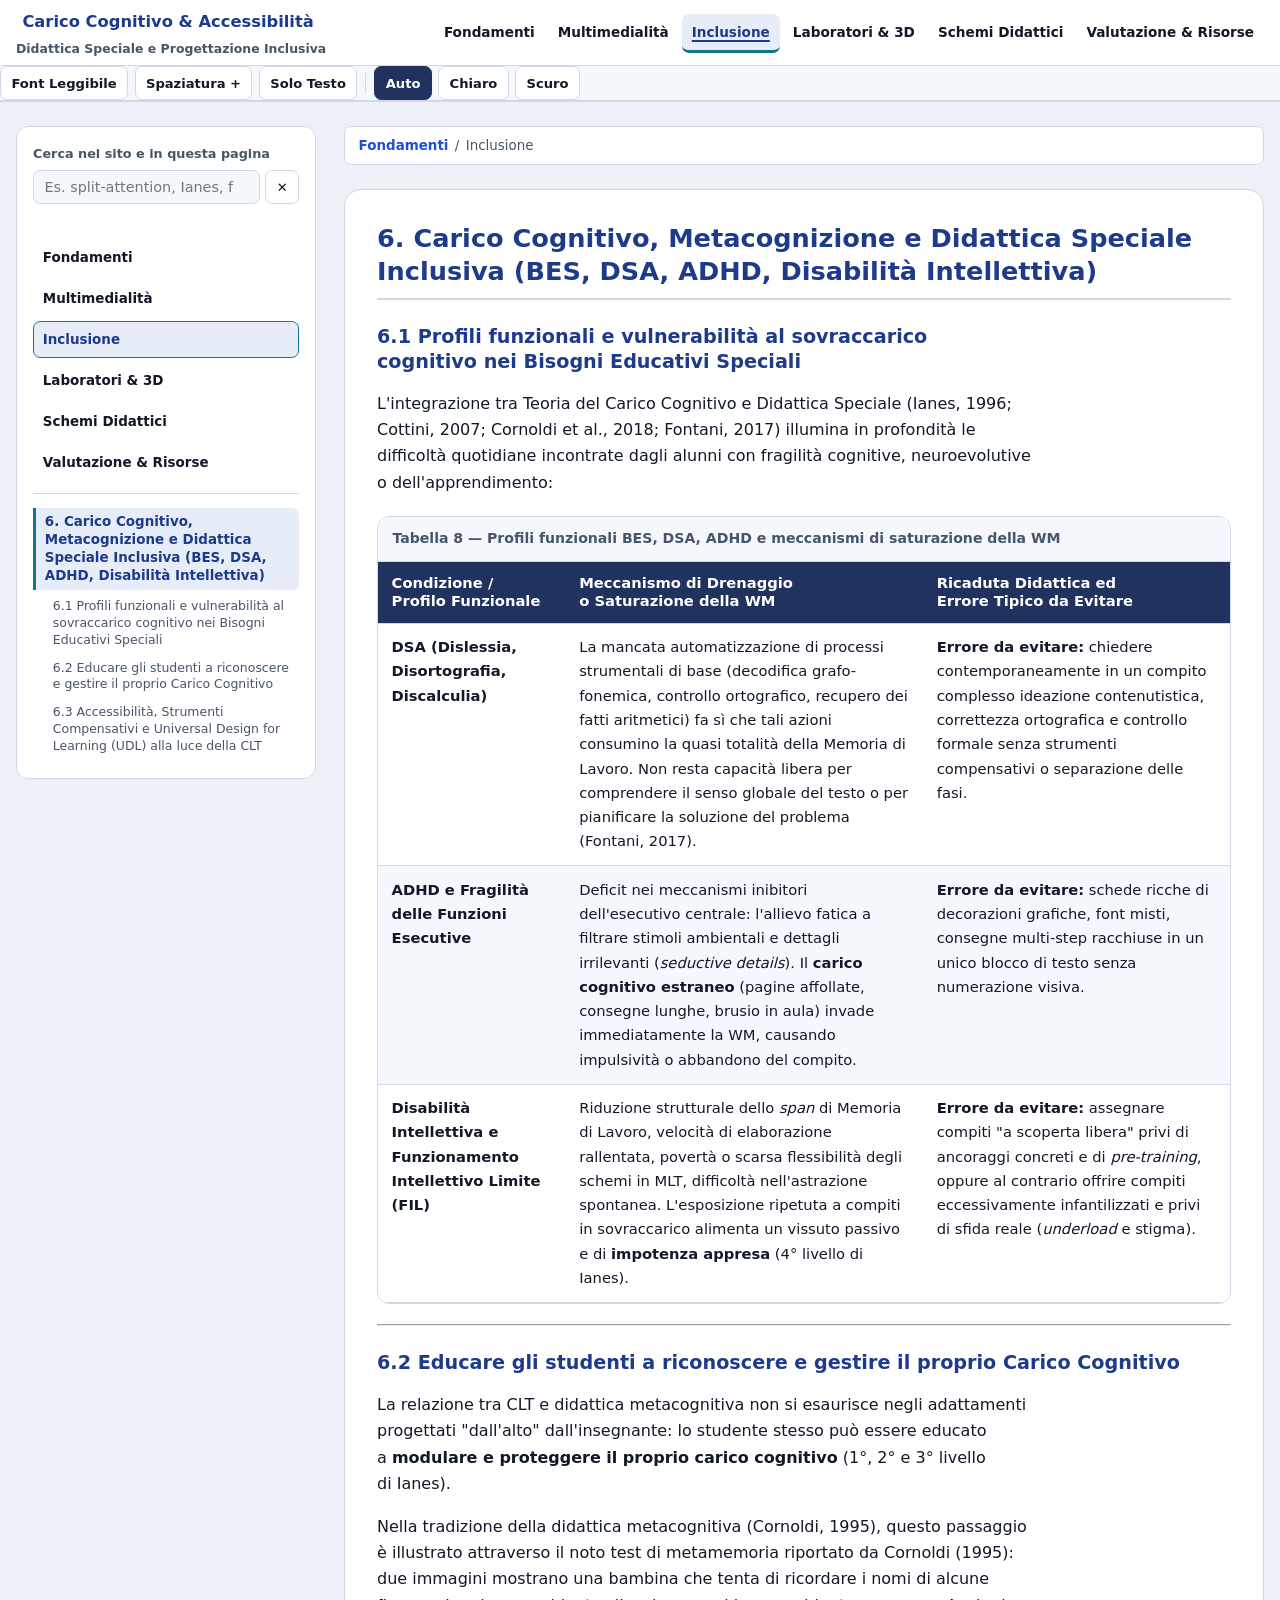
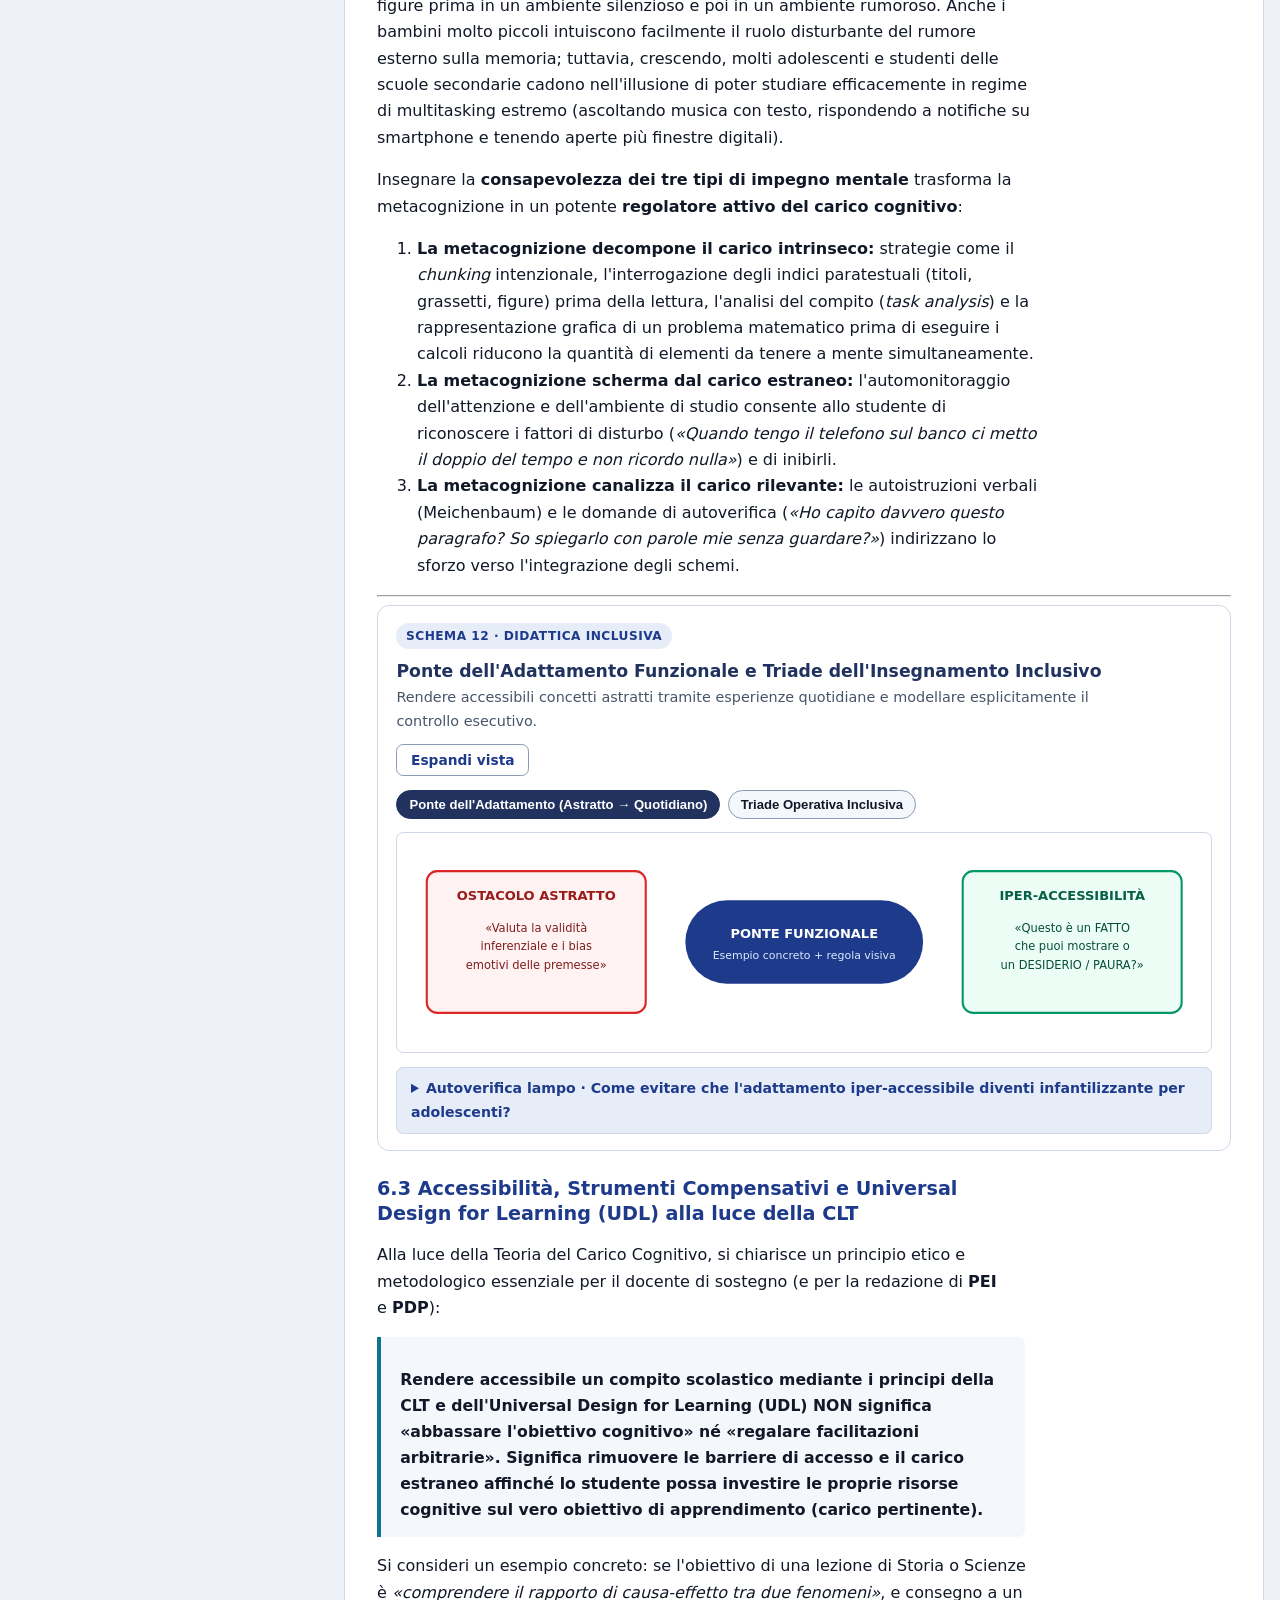
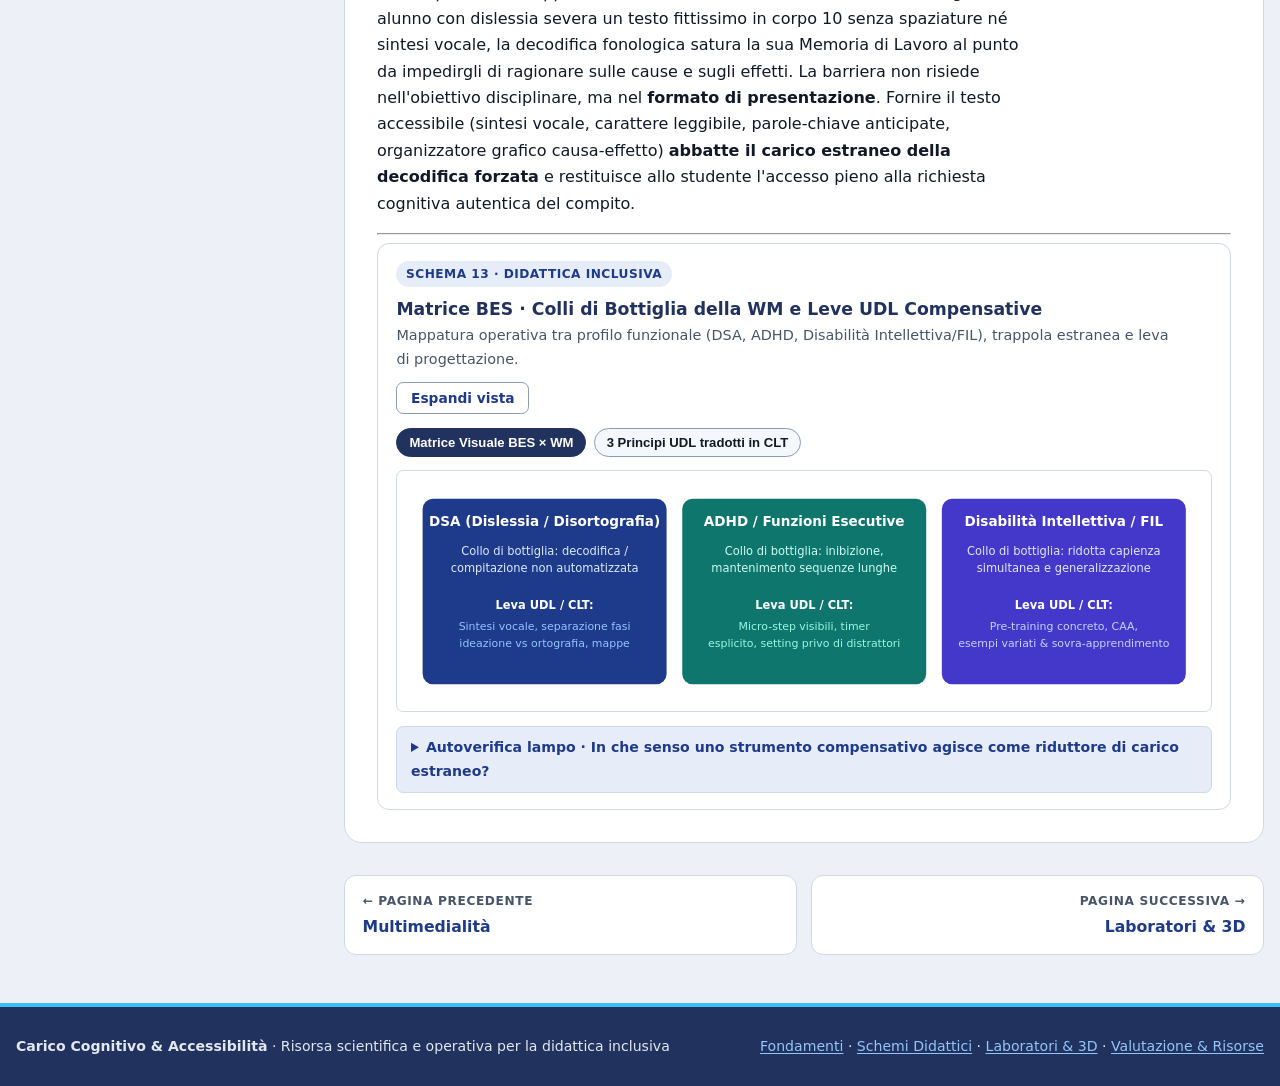
<file: inclusione.html>
<!DOCTYPE html>
<html lang="it">
<head>
  <meta charset="UTF-8">
  <meta name="viewport" content="width=device-width, initial-scale=1.0">
  <meta name="color-scheme" content="light dark">
  <title>Didattica Inclusiva, BES, UDL e Accessibilità — Carico Cognitivo</title>
  <meta name="description" content="Profili funzionali DSA, ADHD e Disabilità Intellettiva, educazione alla regolazione del carico e Universal Design for Learning.">
  <link rel="stylesheet" href="styles.css">
  
</head>
<body>
  <a class="skip-link" href="#main-content">Salta al contenuto principale</a>
  <div class="scroll-progress" aria-hidden="true"><div class="scroll-progress-bar"></div></div>

  <header class="topbar">
    <div class="topbar-nav-row">
      <div class="topbar-brand">
        <a class="topbar-home-link" href="index.html">
          <span class="topbar-title">Carico Cognitivo &amp; Accessibilità</span>
        </a>
        <span class="topbar-title-sub">Didattica Speciale e Progettazione Inclusiva</span>
      </div>

      <button type="button" id="menu-toggle-btn" class="menu-toggle-btn" popovertarget="site-nav" aria-controls="site-nav" aria-expanded="false" aria-label="Apri menu di navigazione">
        ☰ Menu
      </button>

      <nav id="site-nav" class="site-nav" popover="auto" aria-label="Navigazione principale del sito">
          <a href="index.html">Fondamenti</a>
          <a href="multimedialita.html">Multimedialità</a>
          <a href="inclusione.html" aria-current="page">Inclusione</a>
          <a href="laboratori.html">Laboratori &amp; 3D</a>
          <a href="schemi-didattici.html">Schemi Didattici</a>
          <a href="valutazione-risorse.html">Valutazione &amp; Risorse</a>
      </nav>
    </div>

    <div class="topbar-udl-row">
      <div class="topbar-controls" role="toolbar" aria-label="Controlli UDL di lettura e tema">
        <button type="button" id="mobile-toc-toggle" class="ctrl-btn mobile-toc-btn" aria-expanded="false" aria-controls="sidebar-nav">Sezioni</button>
        <button type="button" id="udl-font" class="ctrl-btn" aria-pressed="false" title="Attiva carattere ad alta leggibilità">Font Leggibile</button>
        <button type="button" id="udl-spacing" class="ctrl-btn" aria-pressed="false" title="Aumenta interlinea e spaziatura">Spaziatura +</button>
        <button type="button" id="udl-clean" class="ctrl-btn" aria-pressed="false" title="Nasconde i riquadri di approfondimento e schemi contestuali">Solo Testo</button>
        <span aria-hidden="true" style="width:1px;height:20px;background:var(--border-subtle);margin:0 0.1rem;"></span>
        <button type="button" id="theme-auto" class="ctrl-btn" aria-pressed="true">Auto</button>
        <button type="button" id="theme-light" class="ctrl-btn" aria-pressed="false">Chiaro</button>
        <button type="button" id="theme-dark" class="ctrl-btn" aria-pressed="false">Scuro</button>
      </div>
    </div>
  </header>

  <div class="workspace-shell">
    <aside class="sidebar-nav" id="sidebar-nav" aria-label="Indice di pagina e ricerca globale">
      <div class="search-box">
        <label for="doc-search-input" class="search-label">Cerca nel sito e in questa pagina</label>
        <div class="search-input-row">
          <input type="search" id="doc-search-input" class="search-input" placeholder="Es. split-attention, Ianes, fading..." autocomplete="off">
          <button type="button" id="doc-search-clear" class="ctrl-btn" aria-label="Pulisci ricerca" title="Pulisci ricerca">✕</button>
        </div>
        <div id="doc-search-status" class="search-status" aria-live="polite"></div>
        <div id="global-search-results" class="global-search-results" hidden aria-label="Risultati nelle altre pagine"></div>
      </div>

      <nav class="sidebar-pages" aria-label="Pagine del portale">
        <a class="sidebar-page-link" href="index.html"><span>Fondamenti</span></a>
        <a class="sidebar-page-link" href="multimedialita.html"><span>Multimedialità</span></a>
        <a class="sidebar-page-link" href="inclusione.html" aria-current="page"><span>Inclusione</span></a>
        <a class="sidebar-page-link" href="laboratori.html"><span>Laboratori &amp; 3D</span></a>
        <a class="sidebar-page-link" href="schemi-didattici.html"><span>Schemi Didattici</span></a>
        <a class="sidebar-page-link" href="valutazione-risorse.html"><span>Valutazione &amp; Risorse</span></a>
      </nav>

      <nav class="toc-nav" aria-label="Indice delle sezioni in questa pagina">
        <ul class="toc-list">
          <li><a class="" href="#6-carico-cognitivo-metacognizione-e-didattica-speciale-inclusiva-bes-dsa-adhd-disabilità-intellettiva">6. Carico Cognitivo, Metacognizione e Didattica Speciale Inclusiva (BES, DSA, ADHD, Disabilità Intellettiva)</a></li>
          <li><a class="toc-sublink" href="#61-profili-funzionali-e-vulnerabilità-al-sovraccarico-cognitivo-nei-bisogni-educativi-speciali">6.1 Profili funzionali e vulnerabilità al sovraccarico cognitivo nei Bisogni Educativi Speciali</a></li>
          <li><a class="toc-sublink" href="#62-educare-gli-studenti-a-riconoscere-e-gestire-il-proprio-carico-cognitivo">6.2 Educare gli studenti a riconoscere e gestire il proprio Carico Cognitivo</a></li>
          <li><a class="toc-sublink" href="#63-accessibilità-strumenti-compensativi-e-universal-design-for-learning-udl-alla-luce-della-clt">6.3 Accessibilità, Strumenti Compensativi e Universal Design for Learning (UDL) alla luce della CLT</a></li>
        </ul>
      </nav>
    </aside>

    <main id="main-content" class="content-column" tabindex="-1">
      <h1 class="sr-only">Carico Cognitivo, Metacognizione e Didattica Speciale Inclusiva</h1>
      <nav class="breadcrumb" aria-label="Percorso">
  <a href="index.html">Fondamenti</a>
  <span aria-hidden="true">/</span>
  <span aria-current="page">Inclusione</span>
</nav>
      <section class="chapter-card lazy-section" id="6-carico-cognitivo-metacognizione-e-didattica-speciale-inclusiva-bes-dsa-adhd-disabilità-intellettiva" tabindex="-1">
  <h2 class="chapter-title" id="title-6-carico-cognitivo-metacognizione-e-didattica-speciale-inclusiva-bes-dsa-adhd-disabilità-intellettiva">6. Carico Cognitivo, Metacognizione e Didattica Speciale Inclusiva (BES, DSA, ADHD, Disabilità Intellettiva)</h2>
  <div class="subsection-block" id="61-profili-funzionali-e-vulnerabilità-al-sovraccarico-cognitivo-nei-bisogni-educativi-speciali" tabindex="-1">
<h3 id="title-61-profili-funzionali-e-vulnerabilità-al-sovraccarico-cognitivo-nei-bisogni-educativi-speciali">6.1 Profili funzionali e vulnerabilità al sovraccarico cognitivo nei Bisogni Educativi Speciali</h3>
<p>L&#x27;integrazione tra Teoria del Carico Cognitivo e Didattica Speciale (Ianes, 1996; Cottini, 2007; Cornoldi et al., 2018; Fontani, 2017) illumina in profondità le difficoltà quotidiane incontrate dagli alunni con fragilità cognitive, neuroevolutive o dell&#x27;apprendimento:</p>
<div tabindex="0" role="region" aria-labelledby="tbl-8-cap" class="table-wrapper">
  <table class="data-table">
    <caption id="tbl-8-cap">Tabella 8 — Profili funzionali BES, DSA, ADHD e meccanismi di saturazione della WM</caption>
    <thead><tr><th scope="col" style="text-align:left">Condizione / Profilo Funzionale</th><th scope="col" style="text-align:left">Meccanismo di Drenaggio o Saturazione della WM</th><th scope="col" style="text-align:left">Ricaduta Didattica ed Errore Tipico da Evitare</th></tr></thead>
    <tbody><tr><td style="text-align:left"><strong>DSA (Dislessia, Disortografia, Discalculia)</strong></td><td style="text-align:left">La mancata automatizzazione di processi strumentali di base (decodifica grafo-fonemica, controllo ortografico, recupero dei fatti aritmetici) fa sì che tali azioni consumino la quasi totalità della Memoria di Lavoro. Non resta capacità libera per comprendere il senso globale del testo o per pianificare la soluzione del problema (Fontani, 2017).</td><td style="text-align:left"><strong>Errore da evitare:</strong> chiedere contemporaneamente in un compito complesso ideazione contenutistica, correttezza ortografica e controllo formale senza strumenti compensativi o separazione delle fasi.</td></tr><tr><td style="text-align:left"><strong>ADHD e Fragilità delle Funzioni Esecutive</strong></td><td style="text-align:left">Deficit nei meccanismi inibitori dell&#x27;esecutivo centrale: l&#x27;allievo fatica a filtrare stimoli ambientali e dettagli irrilevanti (<em>seductive details</em>). Il <strong>carico cognitivo estraneo</strong> (pagine affollate, consegne lunghe, brusio in aula) invade immediatamente la WM, causando impulsività o abbandono del compito.</td><td style="text-align:left"><strong>Errore da evitare:</strong> schede ricche di decorazioni grafiche, font misti, consegne multi-step racchiuse in un unico blocco di testo senza numerazione visiva.</td></tr><tr><td style="text-align:left"><strong>Disabilità Intellettiva e Funzionamento Intellettivo Limite (FIL)</strong></td><td style="text-align:left">Riduzione strutturale dello <em>span</em> di Memoria di Lavoro, velocità di elaborazione rallentata, povertà o scarsa flessibilità degli schemi in MLT, difficoltà nell&#x27;astrazione spontanea. L&#x27;esposizione ripetuta a compiti in sovraccarico alimenta un vissuto passivo e di <strong>impotenza appresa</strong> (4° livello di Ianes).</td><td style="text-align:left"><strong>Errore da evitare:</strong> assegnare compiti &quot;a scoperta libera&quot; privi di ancoraggi concreti e di <em>pre-training</em>, oppure al contrario offrire compiti eccessivamente infantilizzati e privi di sfida reale (<em>underload</em> e stigma).</td></tr></tbody>
  </table>
</div>
<hr>
</div>
<div class="subsection-block" id="62-educare-gli-studenti-a-riconoscere-e-gestire-il-proprio-carico-cognitivo" tabindex="-1">
<h3 id="title-62-educare-gli-studenti-a-riconoscere-e-gestire-il-proprio-carico-cognitivo">6.2 Educare gli studenti a riconoscere e gestire il proprio Carico Cognitivo</h3>
<p>La relazione tra CLT e didattica metacognitiva non si esaurisce negli adattamenti progettati &quot;dall&#x27;alto&quot; dall&#x27;insegnante: lo studente stesso può essere educato a <strong>modulare e proteggere il proprio carico cognitivo</strong> (1°, 2° e 3° livello di Ianes).</p>
<p>Nella tradizione della didattica metacognitiva (Cornoldi, 1995), questo passaggio è illustrato attraverso il noto test di metamemoria riportato da Cornoldi (1995): due immagini mostrano una bambina che tenta di ricordare i nomi di alcune figure prima in un ambiente silenzioso e poi in un ambiente rumoroso. Anche i bambini molto piccoli intuiscono facilmente il ruolo disturbante del rumore esterno sulla memoria; tuttavia, crescendo, molti adolescenti e studenti delle scuole secondarie cadono nell&#x27;illusione di poter studiare efficacemente in regime di multitasking estremo (ascoltando musica con testo, rispondendo a notifiche su smartphone e tenendo aperte più finestre digitali).</p>
<p>Insegnare la <strong>consapevolezza dei tre tipi di impegno mentale</strong> trasforma la metacognizione in un potente <strong>regolatore attivo del carico cognitivo</strong>:</p>
<ol><li><strong>La metacognizione decompone il carico intrinseco:</strong> strategie come il <em>chunking</em> intenzionale, l&#x27;interrogazione degli indici paratestuali (titoli, grassetti, figure) prima della lettura, l&#x27;analisi del compito (<em>task analysis</em>) e la rappresentazione grafica di un problema matematico prima di eseguire i calcoli riducono la quantità di elementi da tenere a mente simultaneamente.</li><li><strong>La metacognizione scherma dal carico estraneo:</strong> l&#x27;automonitoraggio dell&#x27;attenzione e dell&#x27;ambiente di studio consente allo studente di riconoscere i fattori di disturbo (<em>«Quando tengo il telefono sul banco ci metto il doppio del tempo e non ricordo nulla»</em>) e di inibirli.</li><li><strong>La metacognizione canalizza il carico rilevante:</strong> le autoistruzioni verbali (Meichenbaum) e le domande di autoverifica (<em>«Ho capito davvero questo paragrafo? So spiegarlo con parole mie senza guardare?»</em>) indirizzano lo sforzo verso l&#x27;integrazione degli schemi.</li></ol>
<hr>
</div>
<article class="schema-card enrichment-block" data-schema-ref="schema-12" data-schema-cat="inclusione" aria-labelledby="schema-12-title">
  <div class="schema-card-head">
    <div>
      <span class="enrichment-badge">Schema 12 · Didattica Inclusiva</span>
      <h4 class="schema-card-title" id="schema-12-title">Ponte dell'Adattamento Funzionale e Triade dell'Insegnamento Inclusivo</h4>
      <p class="schema-card-subtitle">Rendere accessibili concetti astratti tramite esperienze quotidiane e modellare esplicitamente il controllo esecutivo.</p>
    </div>
    <div class="schema-card-actions">
      <button type="button" class="action-btn action-btn-secondary" data-schema-expand="schema-12" aria-label="Espandi schema 12: Ponte dell&#x27;Adattamento Funzionale e Triade dell&#x27;Insegnamento Inclusivo">Espandi vista</button>
    </div>
  </div>
  <div class="schema-controls" role="group" aria-label="Viste interattive per Ponte dell&#x27;Adattamento Funzionale e Triade dell&#x27;Insegnamento Inclusivo">
    <button type="button" class="schema-pill" data-schema-switch="a" aria-pressed="true">Ponte dell'Adattamento (Astratto → Quotidiano)</button>
    <button type="button" class="schema-pill" data-schema-switch="b" aria-pressed="false">Triade Operativa Inclusiva</button>
  </div>
  <div class="schema-panel" data-schema-panel="a">
    <div class="schema-svg-wrap"><svg viewBox="0 0 760 190" role="img" aria-label="Ponte tra concetto astratto ad alto carico e versione iper-accessibile ancorata all'esperienza quotidiana, ad esempio distinguere un fatto oggettivo da un desiderio o timore">
  <rect x="18" y="26" width="210" height="136" rx="10" fill="#fef2f2" stroke="#dc2626" stroke-width="2"/>
  <text x="123" y="54" text-anchor="middle" fill="#991b1b" font-size="12.5" font-weight="700">OSTACOLO ASTRATTO</text>
  <text x="123" y="84" text-anchor="middle" fill="#7f1d1d" font-size="11">«Valuta la validità</text>
  <text x="123" y="102" text-anchor="middle" fill="#7f1d1d" font-size="11">inferenziale e i bias</text>
  <text x="123" y="120" text-anchor="middle" fill="#7f1d1d" font-size="11">emotivi delle premesse»</text>

  <rect x="266" y="54" width="228" height="80" rx="40" fill="#1e3a8a"/>
  <text x="380" y="90" text-anchor="middle" fill="#ffffff" font-size="12.5" font-weight="700">PONTE FUNZIONALE</text>
  <text x="380" y="110" text-anchor="middle" fill="#dbeafe" font-size="10.5">Esempio concreto + regola visiva</text>

  <rect x="532" y="26" width="210" height="136" rx="10" fill="#ecfdf5" stroke="#059669" stroke-width="2"/>
  <text x="637" y="54" text-anchor="middle" fill="#065f46" font-size="12.5" font-weight="700">IPER-ACCESSIBILITÀ</text>
  <text x="637" y="84" text-anchor="middle" fill="#064e3b" font-size="11">«Questo è un FATTO</text>
  <text x="637" y="102" text-anchor="middle" fill="#064e3b" font-size="11">che puoi mostrare o</text>
  <text x="637" y="120" text-anchor="middle" fill="#064e3b" font-size="11">un DESIDERIO / PAURA?»</text>
</svg></div>
  </div>
  <div class="schema-panel" data-schema-panel="b" hidden>
    <div class="schema-compare-grid">
  <div class="schema-mini-box"><strong>1. Insegna la Teoria</strong>Mostra allo studente perché la mente fatica (collo di bottiglia, distrazioni) in linguaggio chiaro e non colpevolizzante.</div>
  <div class="schema-mini-box"><strong>2. Rendi Concreto</strong>Aggancia ogni strategia a una metafora visiva o fisica (es. la valigia dei chunk, il semaforo attentivo, la checklist di passo).</div>
  <div class="schema-mini-box"><strong>3. Dimostra il Controllo</strong>Esegui ad alta voce (Think-Aloud) il momento esatto in cui ti fermi, controlli e correggi un errore.</div>
</div>
  </div>
  <details class="schema-selfcheck">
    <summary>Autoverifica lampo · Come evitare che l'adattamento iper-accessibile diventi infantilizzante per adolescenti?</summary>
    <p>Mantenendo l'obiettivo disciplinare adulto e autentico (distinguere dati verificabili da inferenze emotive) e variando soltanto l'ancoraggio iniziale e la gradualità del linguaggio.</p>
  </details>
</article>

<div class="subsection-block" id="63-accessibilità-strumenti-compensativi-e-universal-design-for-learning-udl-alla-luce-della-clt" tabindex="-1">
<h3 id="title-63-accessibilità-strumenti-compensativi-e-universal-design-for-learning-udl-alla-luce-della-clt">6.3 Accessibilità, Strumenti Compensativi e Universal Design for Learning (UDL) alla luce della CLT</h3>
<p>Alla luce della Teoria del Carico Cognitivo, si chiarisce un principio etico e metodologico essenziale per il docente di sostegno (e per la redazione di <strong>PEI</strong> e <strong>PDP</strong>):</p>
<blockquote class="source-quote" id="quote-block-6"><p><strong>Rendere accessibile un compito scolastico mediante i principi della CLT e dell&#x27;Universal Design for Learning (UDL) NON significa «abbassare l&#x27;obiettivo cognitivo» né «regalare facilitazioni arbitrarie». Significa rimuovere le barriere di accesso e il carico estraneo affinché lo studente possa investire le proprie risorse cognitive sul vero obiettivo di apprendimento (carico pertinente).</strong></p></blockquote>
<p>Si consideri un esempio concreto: se l&#x27;obiettivo di una lezione di Storia o Scienze è <em>«comprendere il rapporto di causa-effetto tra due fenomeni»</em>, e consegno a un alunno con dislessia severa un testo fittissimo in corpo 10 senza spaziature né sintesi vocale, la decodifica fonologica satura la sua Memoria di Lavoro al punto da impedirgli di ragionare sulle cause e sugli effetti. La barriera non risiede nell&#x27;obiettivo disciplinare, ma nel <strong>formato di presentazione</strong>. Fornire il testo accessibile (sintesi vocale, carattere leggibile, parole-chiave anticipate, organizzatore grafico causa-effetto) <strong>abbatte il carico estraneo della decodifica forzata</strong> e restituisce allo studente l&#x27;accesso pieno alla richiesta cognitiva autentica del compito.</p>
<hr>

</div>
<article class="schema-card enrichment-block" data-schema-ref="schema-13" data-schema-cat="inclusione" aria-labelledby="schema-13-title">
  <div class="schema-card-head">
    <div>
      <span class="enrichment-badge">Schema 13 · Didattica Inclusiva</span>
      <h4 class="schema-card-title" id="schema-13-title">Matrice BES · Colli di Bottiglia della WM e Leve UDL Compensative</h4>
      <p class="schema-card-subtitle">Mappatura operativa tra profilo funzionale (DSA, ADHD, Disabilità Intellettiva/FIL), trappola estranea e leva di progettazione.</p>
    </div>
    <div class="schema-card-actions">
      <button type="button" class="action-btn action-btn-secondary" data-schema-expand="schema-13" aria-label="Espandi schema 13: Matrice BES · Colli di Bottiglia della WM e Leve UDL Compensative">Espandi vista</button>
    </div>
  </div>
  <div class="schema-controls" role="group" aria-label="Viste interattive per Matrice BES · Colli di Bottiglia della WM e Leve UDL Compensative">
    <button type="button" class="schema-pill" data-schema-switch="a" aria-pressed="true">Matrice Visuale BES × WM</button>
    <button type="button" class="schema-pill" data-schema-switch="b" aria-pressed="false">3 Principi UDL tradotti in CLT</button>
  </div>
  <div class="schema-panel" data-schema-panel="a">
    <div class="schema-svg-wrap"><svg viewBox="0 0 760 210" role="img" aria-label="Tre colonne operative per DSA, ADHD e Disabilità Intellettiva: da collo di bottiglia specifico a leva UDL mirata">
  <rect x="14" y="16" width="234" height="178" rx="10" fill="#1e3a8a"/>
  <text x="131" y="42" text-anchor="middle" fill="#ffffff" font-size="13" font-weight="700">DSA (Dislessia / Disortografia)</text>
  <text x="131" y="70" text-anchor="middle" fill="#dbeafe" font-size="11">Collo di bottiglia: decodifica /</text>
  <text x="131" y="86" text-anchor="middle" fill="#dbeafe" font-size="11">compitazione non automatizzata</text>
  <text x="131" y="122" text-anchor="middle" fill="#ffffff" font-size="11" font-weight="700">Leva UDL / CLT:</text>
  <text x="131" y="142" text-anchor="middle" fill="#93c5fd" font-size="10.5">Sintesi vocale, separazione fasi</text>
  <text x="131" y="158" text-anchor="middle" fill="#93c5fd" font-size="10.5">ideazione vs ortografia, mappe</text>

  <rect x="263" y="16" width="234" height="178" rx="10" fill="#0f766e"/>
  <text x="380" y="42" text-anchor="middle" fill="#ffffff" font-size="13" font-weight="700">ADHD / Funzioni Esecutive</text>
  <text x="380" y="70" text-anchor="middle" fill="#ccfbf1" font-size="11">Collo di bottiglia: inibizione,</text>
  <text x="380" y="86" text-anchor="middle" fill="#ccfbf1" font-size="11">mantenimento sequenze lunghe</text>
  <text x="380" y="122" text-anchor="middle" fill="#ffffff" font-size="11" font-weight="700">Leva UDL / CLT:</text>
  <text x="380" y="142" text-anchor="middle" fill="#99f6e4" font-size="10.5">Micro-step visibili, timer</text>
  <text x="380" y="158" text-anchor="middle" fill="#99f6e4" font-size="10.5">esplicito, setting privo di distrattori</text>

  <rect x="512" y="16" width="234" height="178" rx="10" fill="#4338ca"/>
  <text x="629" y="42" text-anchor="middle" fill="#ffffff" font-size="13" font-weight="700">Disabilità Intellettiva / FIL</text>
  <text x="629" y="70" text-anchor="middle" fill="#e0e7ff" font-size="11">Collo di bottiglia: ridotta capienza</text>
  <text x="629" y="86" text-anchor="middle" fill="#e0e7ff" font-size="11">simultanea e generalizzazione</text>
  <text x="629" y="122" text-anchor="middle" fill="#ffffff" font-size="11" font-weight="700">Leva UDL / CLT:</text>
  <text x="629" y="142" text-anchor="middle" fill="#c7d2fe" font-size="10.5">Pre-training concreto, CAA,</text>
  <text x="629" y="158" text-anchor="middle" fill="#c7d2fe" font-size="10.5">esempi variati &amp; sovra-apprendimento</text>
</svg></div>
  </div>
  <div class="schema-panel" data-schema-panel="b" hidden>
    <div class="schema-compare-grid">
  <div class="schema-mini-box"><strong>Rappresentazione Multipla</strong>Sfrutta il principio di Modalità (audio + schema integrato) e abbatte le barriere percettive della singola scheda testuale.</div>
  <div class="schema-mini-box"><strong>Azione ed Espressione</strong>Fornisce checklist esecutive, scalette visive e separazione delle sotto-abilità per non saturare la WM in uscita.</div>
  <div class="schema-mini-box"><strong>Coinvolgimento</strong>Regola il livello di sfida tra overload e underload garantendo esperienze precoci di autoefficacia (Worked Examples + Fading).</div>
</div>
  </div>
  <details class="schema-selfcheck">
    <summary>Autoverifica lampo · In che senso uno strumento compensativo agisce come riduttore di carico estraneo?</summary>
    <p>Automatizzando o vicariando la componente strumentale deficitaria (es. decodifica fonologica o calcolo tabellare), libera la Memoria di Lavoro affinché lo studente possa investire risorse sul nucleo concettuale del compito.</p>
  </details>
</article>

</section>

      <nav class="page-pager" aria-label="Navigazione tra pagine">
        <a class="pager-link" href="multimedialita.html"><span class="pager-dir">← Pagina precedente</span><span class="pager-name">Multimedialità</span></a>
        <a class="pager-link pager-next" href="laboratori.html"><span class="pager-dir">Pagina successiva →</span><span class="pager-name">Laboratori &amp; 3D</span></a>
      </nav>
    </main>
  </div>

  <footer class="site-footer">
    <div class="footer-inner">
      <div>
        <strong>Carico Cognitivo &amp; Accessibilità</strong> · Risorsa scientifica e operativa per la didattica inclusiva
      </div>
      <div>
        <a href="index.html">Fondamenti</a> · <a href="schemi-didattici.html">Schemi Didattici</a> · <a href="laboratori.html">Laboratori &amp; 3D</a> · <a href="valutazione-risorse.html">Valutazione &amp; Risorse</a>
      </div>
    </div>
  </footer>

  <dialog id="schema-modal" closedby="any" aria-labelledby="schema-modal-title">
    <div class="schema-modal-shell">
      <div class="schema-modal-head">
        <h2 id="schema-modal-title" style="margin:0; font-size:1.02rem; color:var(--brand-navy);">Schema didattico</h2>
        <div style="display:flex; gap:0.45rem; align-items:center;">
          <button type="button" id="schema-modal-prev" class="ctrl-btn" aria-label="Schema precedente">← Prec</button>
          <button type="button" id="schema-modal-next" class="ctrl-btn" aria-label="Schema successivo">Succ →</button>
          <button type="button" id="schema-modal-close" class="ctrl-btn" autofocus aria-label="Chiudi finestra">Chiudi ✕</button>
        </div>
      </div>
      <div id="schema-modal-body" class="schema-modal-body"></div>
      <div class="schema-modal-foot">
        <span id="schema-modal-caption" style="color:var(--text-muted);"></span>
        <span style="font-size:0.78rem; color:var(--text-muted);">Esc per chiudere · Frecce ←/→ per navigare</span>
      </div>
    </div>
  </dialog>

  <script src="search-index.js" defer></script>
  
  <script src="app.js" defer></script>
  
</body>
</html>
</file>
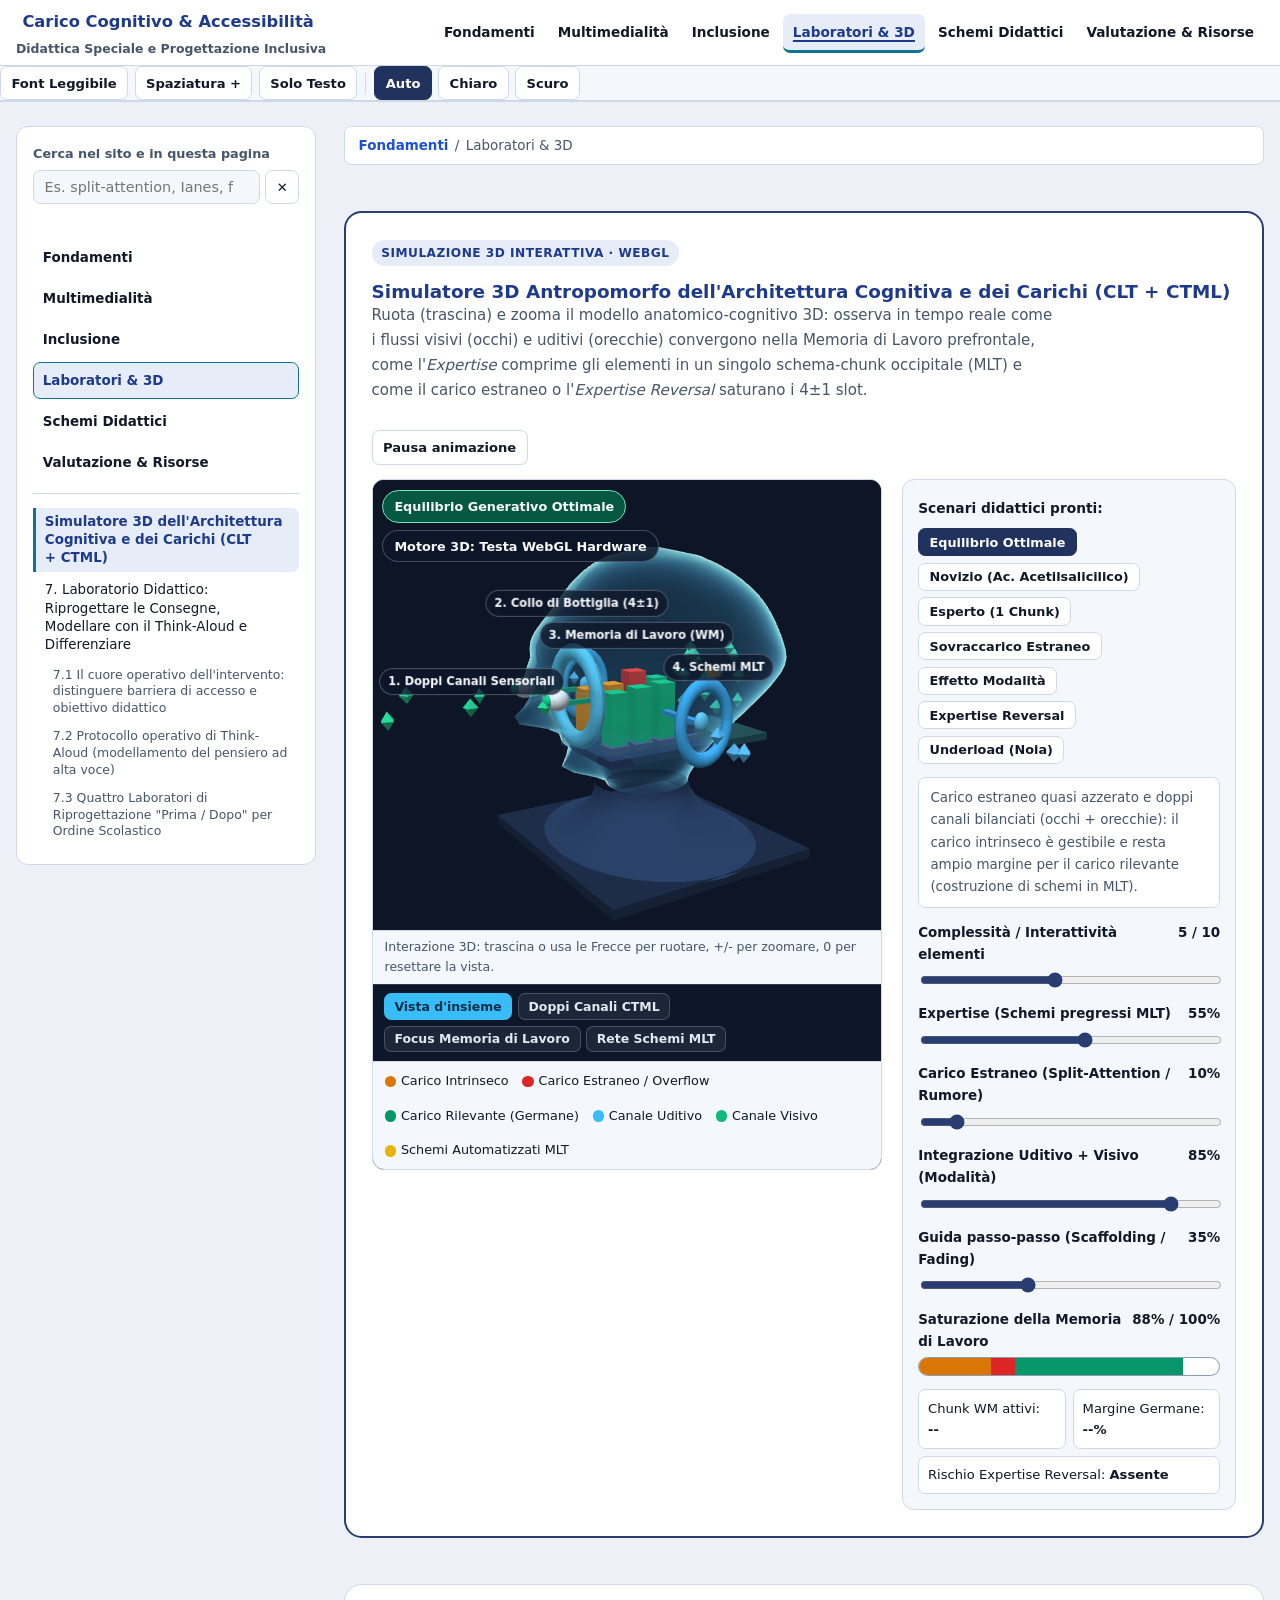
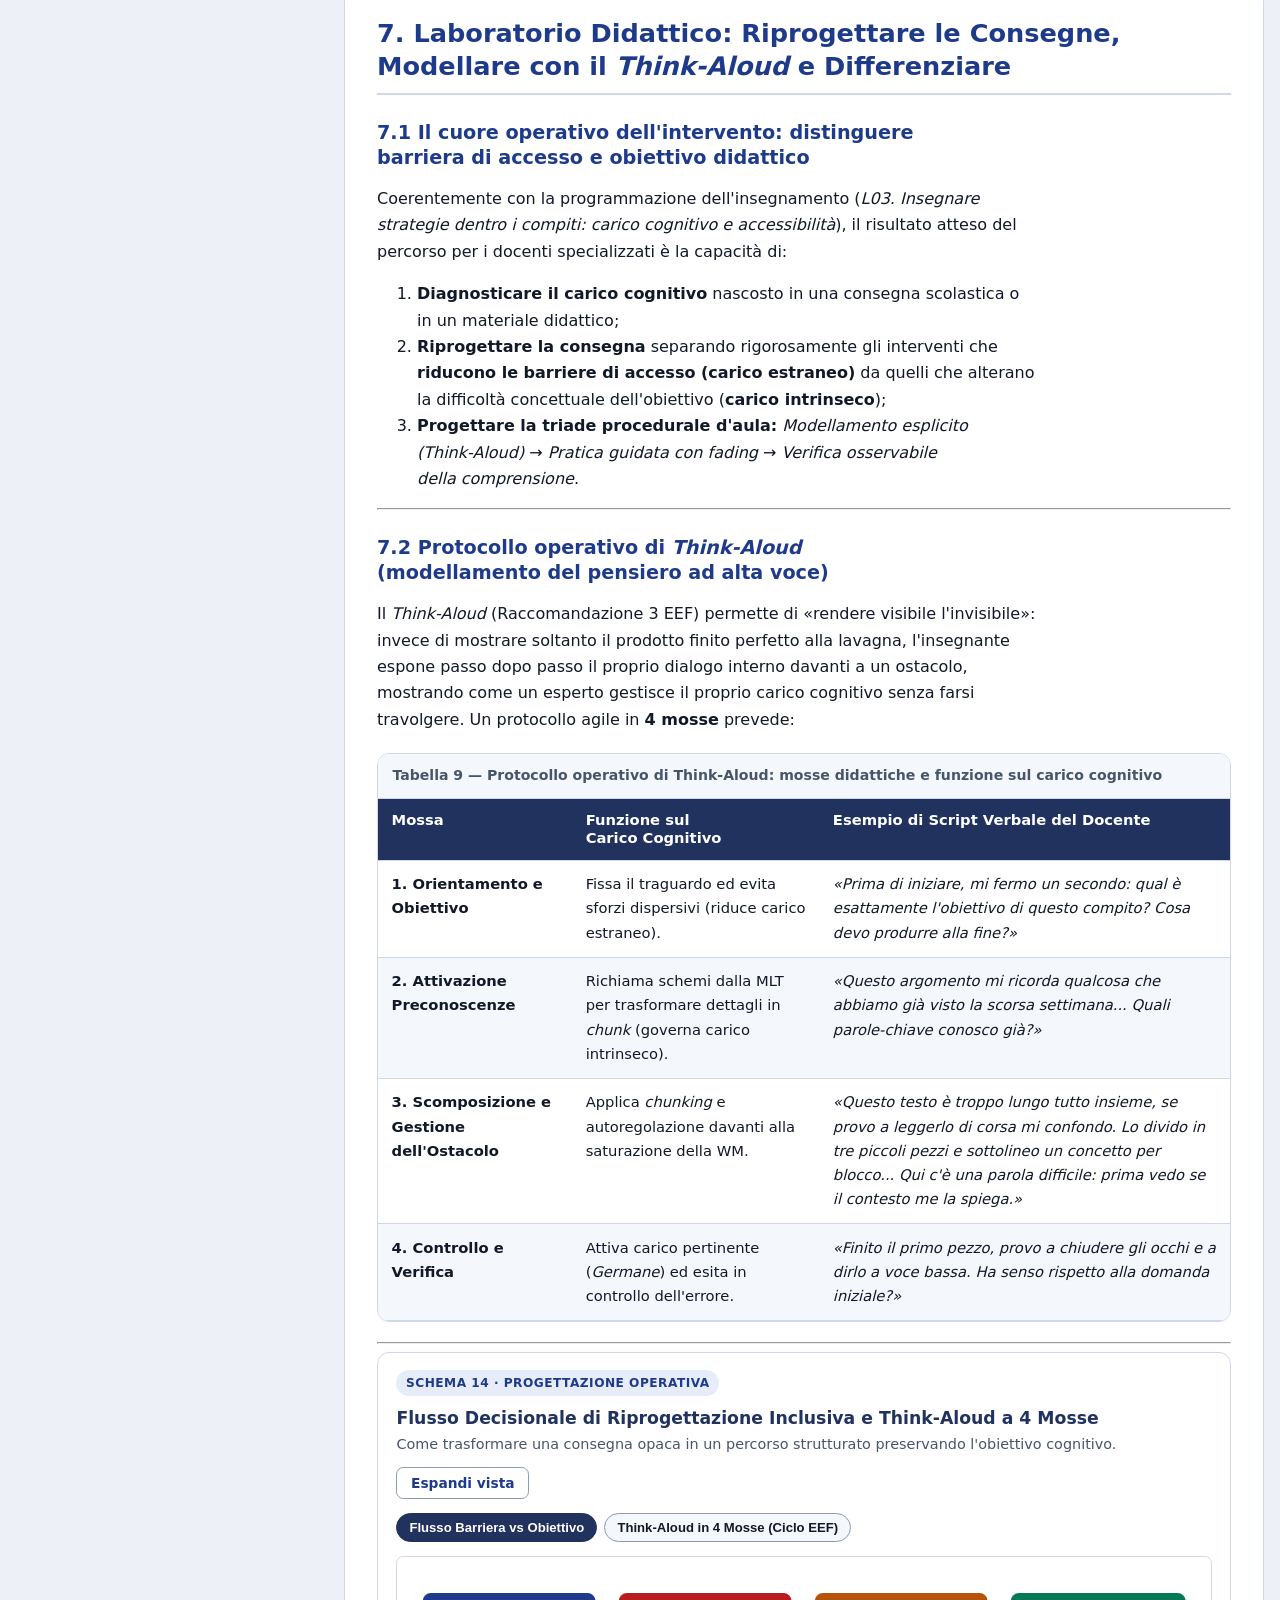
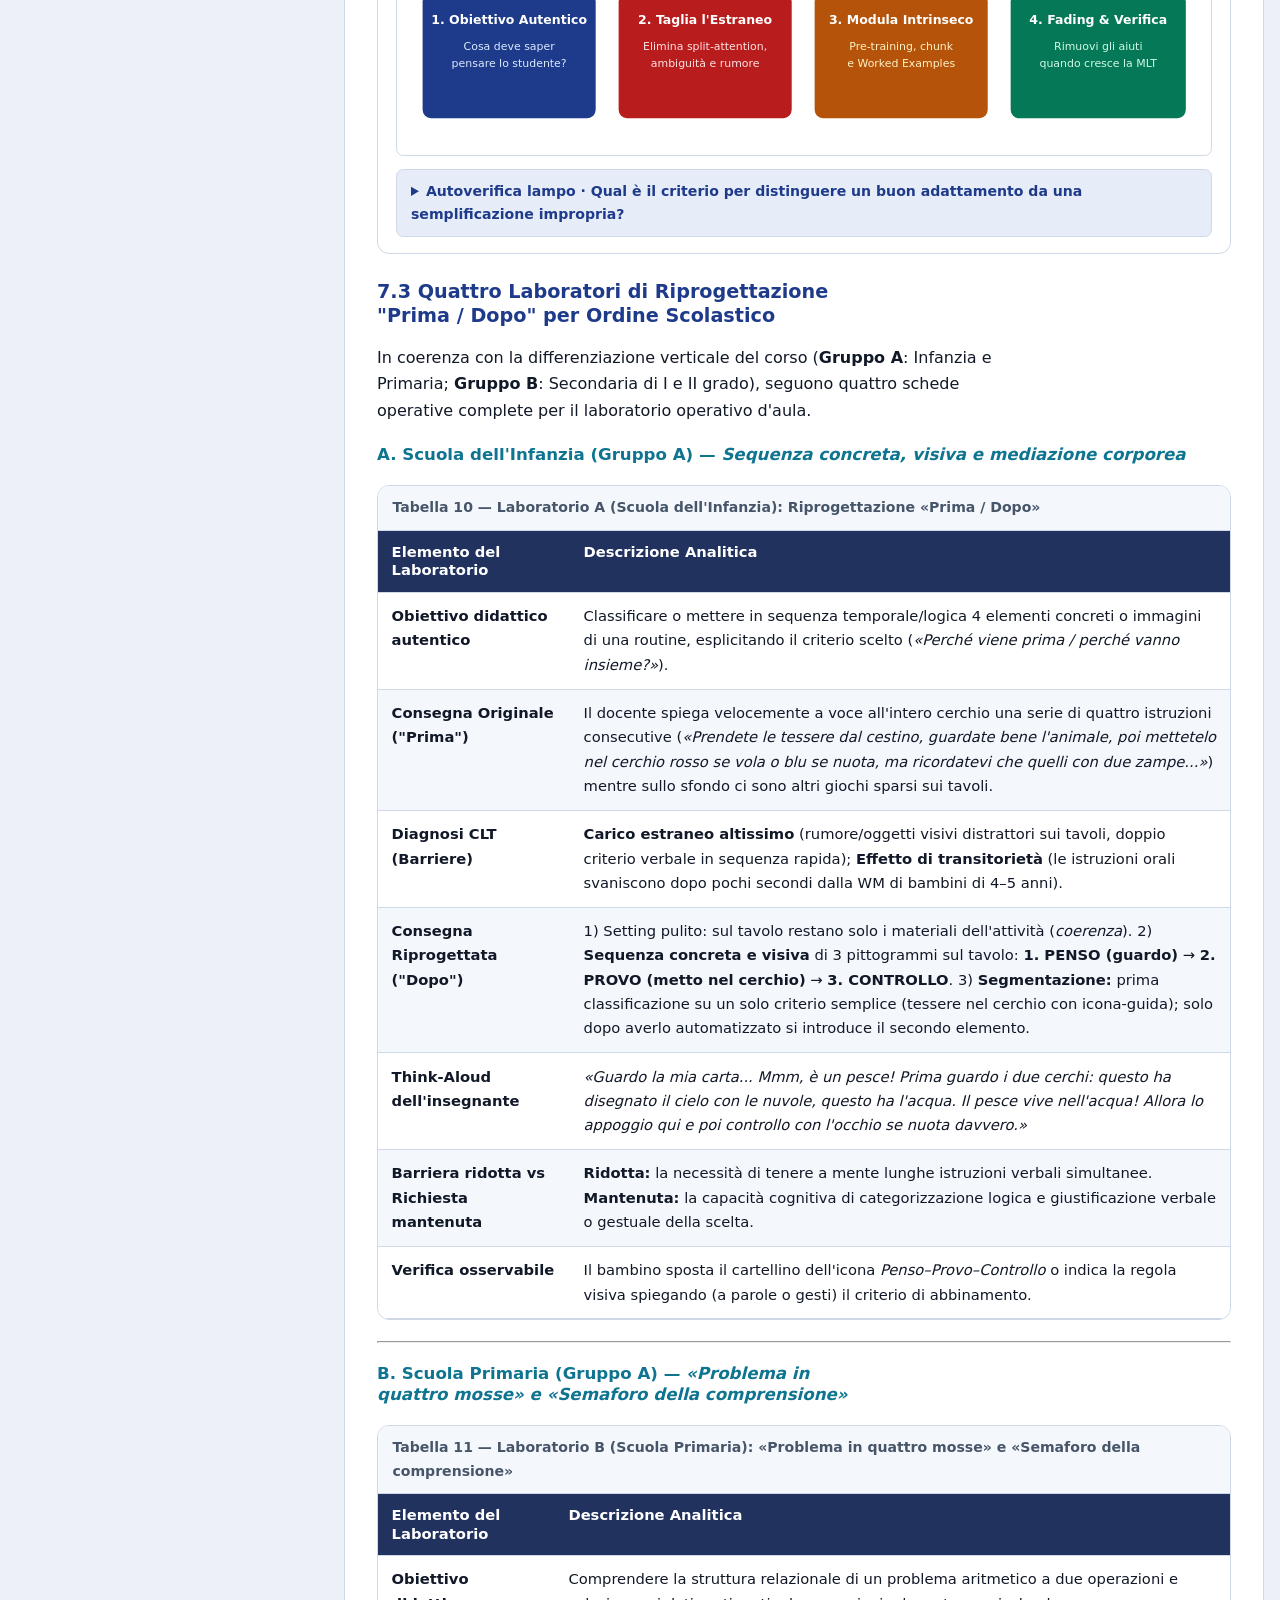
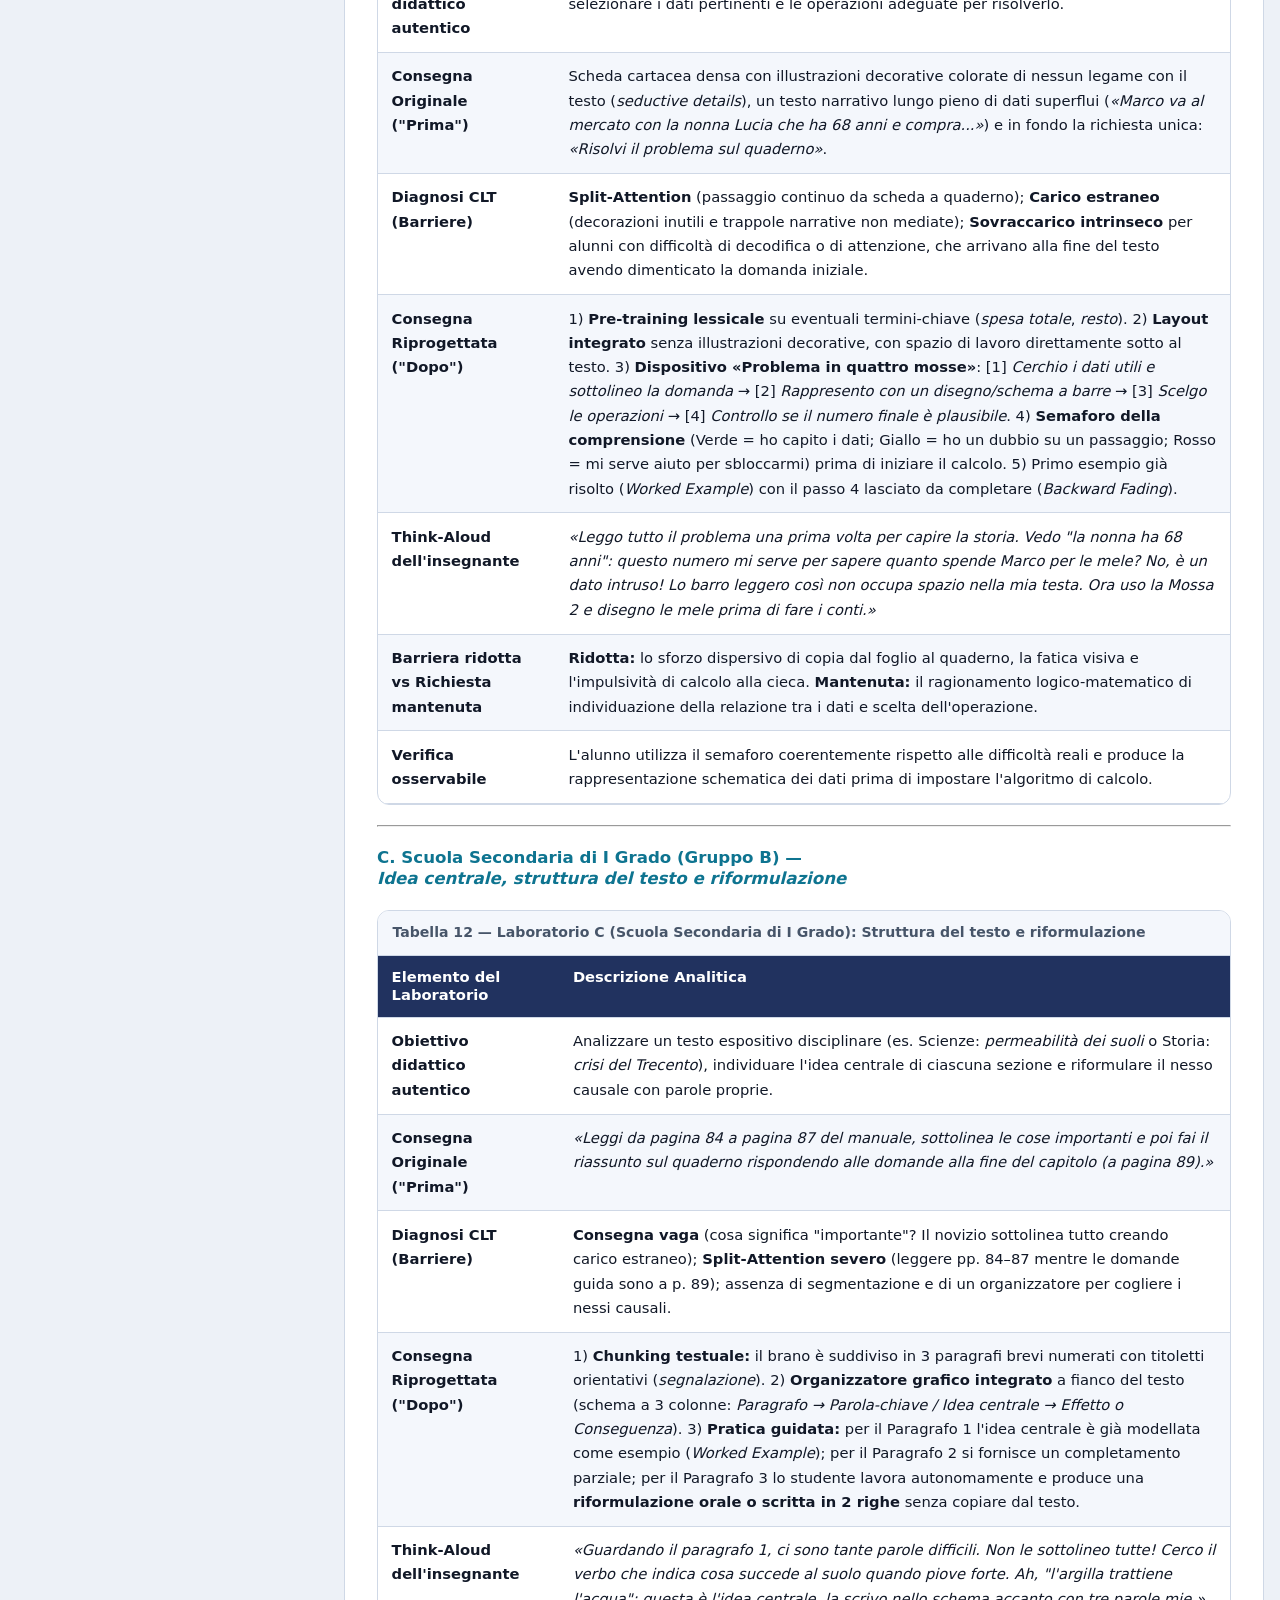
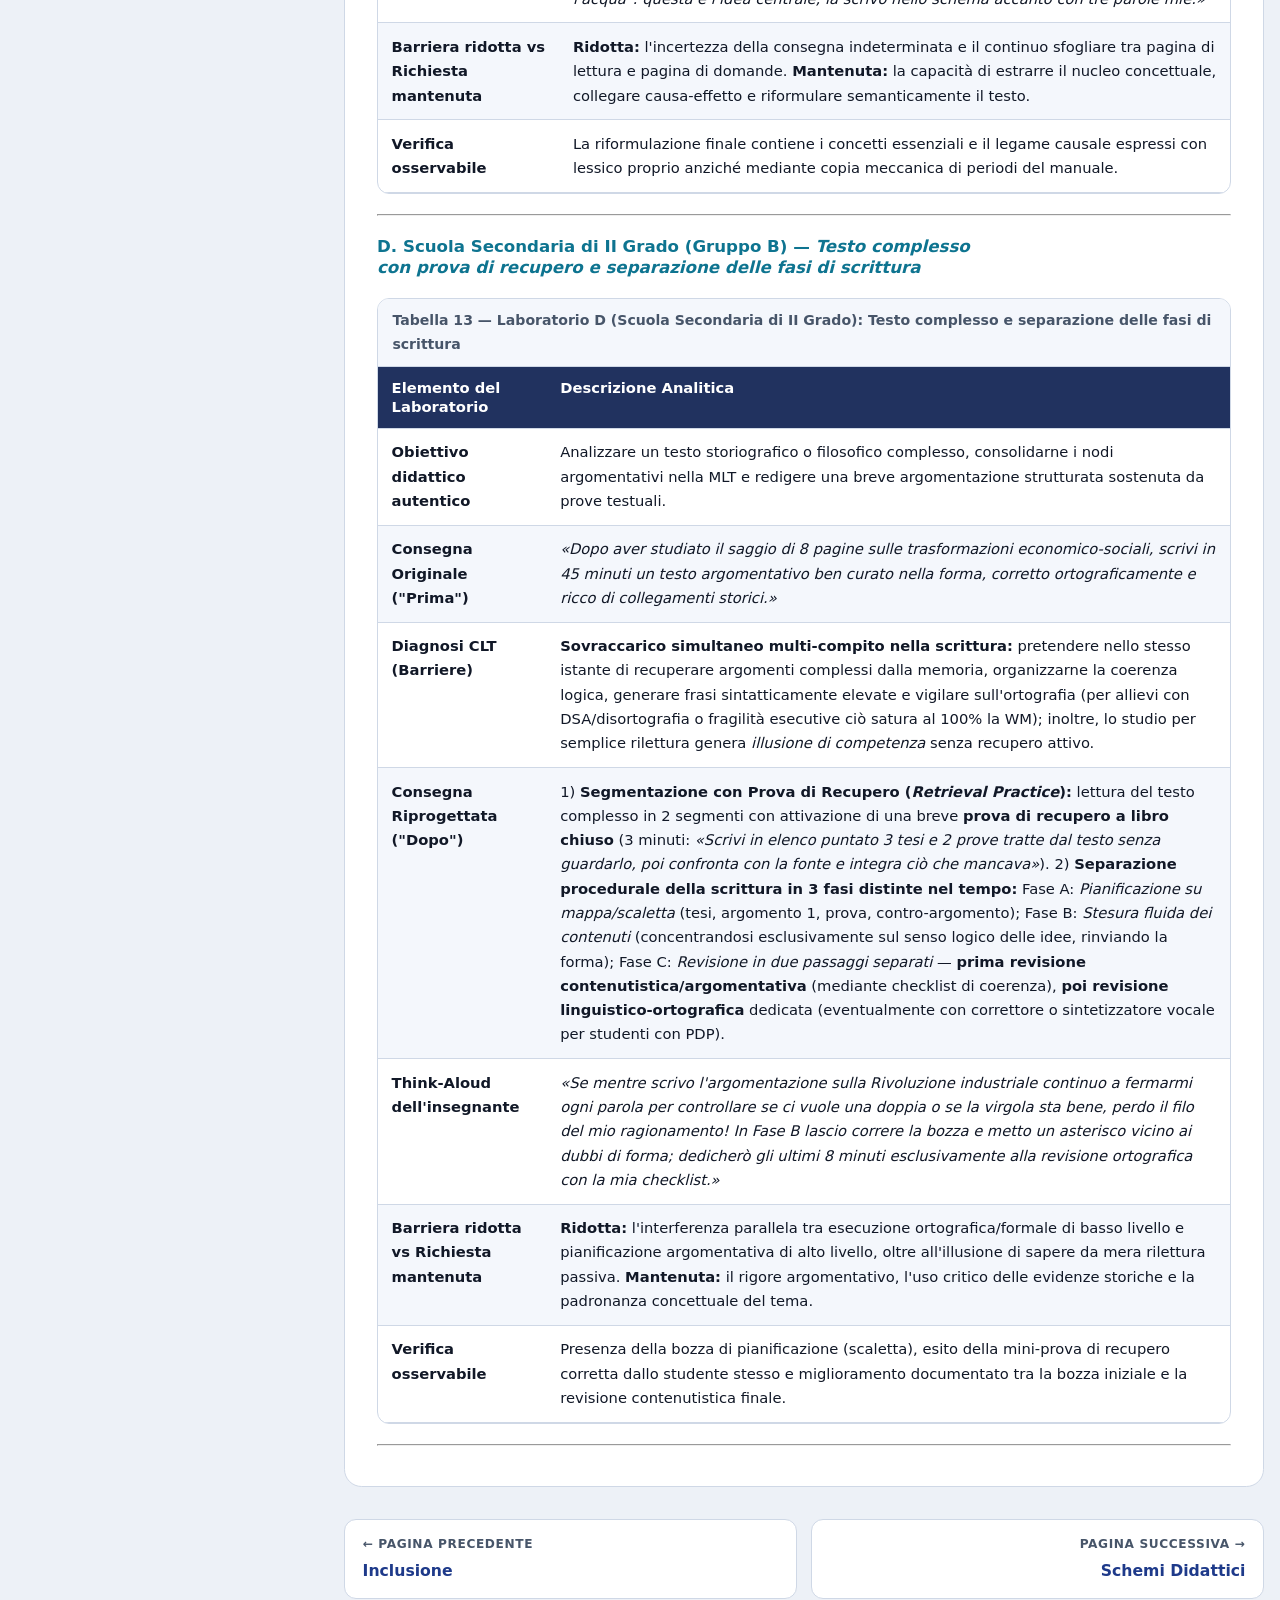
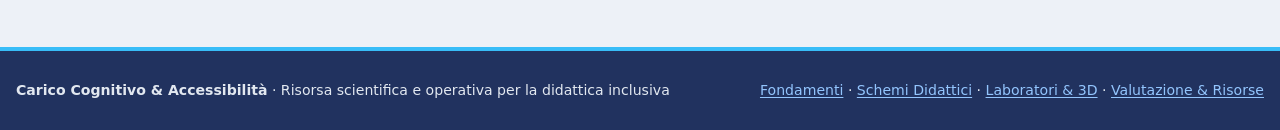
<file: laboratori.html>
<!DOCTYPE html>
<html lang="it">
<head>
  <meta charset="UTF-8">
  <meta name="viewport" content="width=device-width, initial-scale=1.0">
  <meta name="color-scheme" content="light dark">
  <title>Laboratori Operativi e Simulatore 3D — Carico Cognitivo</title>
  <meta name="description" content="Simulatore 3D interattivo del carico cognitivo, Think-Aloud e quattro laboratori prima/dopo dall&#x27;Infanzia alla Secondaria II grado.">
  <link rel="stylesheet" href="styles.css">
  
</head>
<body>
  <a class="skip-link" href="#main-content">Salta al contenuto principale</a>
  <div class="scroll-progress" aria-hidden="true"><div class="scroll-progress-bar"></div></div>

  <header class="topbar">
    <div class="topbar-nav-row">
      <div class="topbar-brand">
        <a class="topbar-home-link" href="index.html">
          <span class="topbar-title">Carico Cognitivo &amp; Accessibilità</span>
        </a>
        <span class="topbar-title-sub">Didattica Speciale e Progettazione Inclusiva</span>
      </div>

      <button type="button" id="menu-toggle-btn" class="menu-toggle-btn" popovertarget="site-nav" aria-controls="site-nav" aria-expanded="false" aria-label="Apri menu di navigazione">
        ☰ Menu
      </button>

      <nav id="site-nav" class="site-nav" popover="auto" aria-label="Navigazione principale del sito">
          <a href="index.html">Fondamenti</a>
          <a href="multimedialita.html">Multimedialità</a>
          <a href="inclusione.html">Inclusione</a>
          <a href="laboratori.html" aria-current="page">Laboratori &amp; 3D</a>
          <a href="schemi-didattici.html">Schemi Didattici</a>
          <a href="valutazione-risorse.html">Valutazione &amp; Risorse</a>
      </nav>
    </div>

    <div class="topbar-udl-row">
      <div class="topbar-controls" role="toolbar" aria-label="Controlli UDL di lettura e tema">
        <button type="button" id="mobile-toc-toggle" class="ctrl-btn mobile-toc-btn" aria-expanded="false" aria-controls="sidebar-nav">Sezioni</button>
        <button type="button" id="udl-font" class="ctrl-btn" aria-pressed="false" title="Attiva carattere ad alta leggibilità">Font Leggibile</button>
        <button type="button" id="udl-spacing" class="ctrl-btn" aria-pressed="false" title="Aumenta interlinea e spaziatura">Spaziatura +</button>
        <button type="button" id="udl-clean" class="ctrl-btn" aria-pressed="false" title="Nasconde i riquadri di approfondimento e schemi contestuali">Solo Testo</button>
        <span aria-hidden="true" style="width:1px;height:20px;background:var(--border-subtle);margin:0 0.1rem;"></span>
        <button type="button" id="theme-auto" class="ctrl-btn" aria-pressed="true">Auto</button>
        <button type="button" id="theme-light" class="ctrl-btn" aria-pressed="false">Chiaro</button>
        <button type="button" id="theme-dark" class="ctrl-btn" aria-pressed="false">Scuro</button>
      </div>
    </div>
  </header>

  <div class="workspace-shell">
    <aside class="sidebar-nav" id="sidebar-nav" aria-label="Indice di pagina e ricerca globale">
      <div class="search-box">
        <label for="doc-search-input" class="search-label">Cerca nel sito e in questa pagina</label>
        <div class="search-input-row">
          <input type="search" id="doc-search-input" class="search-input" placeholder="Es. split-attention, Ianes, fading..." autocomplete="off">
          <button type="button" id="doc-search-clear" class="ctrl-btn" aria-label="Pulisci ricerca" title="Pulisci ricerca">✕</button>
        </div>
        <div id="doc-search-status" class="search-status" aria-live="polite"></div>
        <div id="global-search-results" class="global-search-results" hidden aria-label="Risultati nelle altre pagine"></div>
      </div>

      <nav class="sidebar-pages" aria-label="Pagine del portale">
        <a class="sidebar-page-link" href="index.html"><span>Fondamenti</span></a>
        <a class="sidebar-page-link" href="multimedialita.html"><span>Multimedialità</span></a>
        <a class="sidebar-page-link" href="inclusione.html"><span>Inclusione</span></a>
        <a class="sidebar-page-link" href="laboratori.html" aria-current="page"><span>Laboratori &amp; 3D</span></a>
        <a class="sidebar-page-link" href="schemi-didattici.html"><span>Schemi Didattici</span></a>
        <a class="sidebar-page-link" href="valutazione-risorse.html"><span>Valutazione &amp; Risorse</span></a>
      </nav>

      <nav class="toc-nav" aria-label="Indice delle sezioni in questa pagina">
        <ul class="toc-list">
          <li><a class="" href="#simulatore-3d">Simulatore 3D dell&#x27;Architettura Cognitiva e dei Carichi (CLT + CTML)</a></li>
          <li><a class="" href="#7-laboratorio-didattico-riprogettare-le-consegne-modellare-con-il-think-aloud-e-differenziare">7. Laboratorio Didattico: Riprogettare le Consegne, Modellare con il Think-Aloud e Differenziare</a></li>
          <li><a class="toc-sublink" href="#71-il-cuore-operativo-distinguere-barriera-di-accesso-e-obiettivo-didattico">7.1 Il cuore operativo dell&#x27;intervento: distinguere barriera di accesso e obiettivo didattico</a></li>
          <li><a class="toc-sublink" href="#72-protocollo-operativo-di-think-aloud-modellamento-del-pensiero-ad-alta-voce">7.2 Protocollo operativo di Think-Aloud (modellamento del pensiero ad alta voce)</a></li>
          <li><a class="toc-sublink" href="#73-quattro-laboratori-di-riprogettazione-prima--dopo-per-ordine-scolastico">7.3 Quattro Laboratori di Riprogettazione &quot;Prima / Dopo&quot; per Ordine Scolastico</a></li>
        </ul>
      </nav>
    </aside>

    <main id="main-content" class="content-column" tabindex="-1">
      <h1 class="sr-only">Simulatore 3D e Laboratori Didattici Prima / Dopo</h1>
      <nav class="breadcrumb" aria-label="Percorso">
  <a href="index.html">Fondamenti</a>
  <span aria-hidden="true">/</span>
  <span aria-current="page">Laboratori &amp; 3D</span>
</nav>
      <aside class="sim3d-section enrichment-block keep-in-clean" id="simulatore-3d" tabindex="-1" aria-labelledby="sim3d-heading">
  <div class="lab-header">
    <div>
      <span class="enrichment-badge">Simulazione 3D Interattiva · WebGL</span>
      <h3 id="sim3d-heading" class="lab-title">Simulatore 3D Antropomorfo dell'Architettura Cognitiva e dei Carichi (CLT + CTML)</h3>
      <p class="lab-lead">Ruota (trascina) e zooma il modello anatomico-cognitivo 3D: osserva in tempo reale come i flussi visivi (occhi) e uditivi (orecchie) convergono nella Memoria di Lavoro prefrontale, come l'<em>Expertise</em> comprime gli elementi in un singolo schema-chunk occipitale (MLT) e come il carico estraneo o l'<em>Expertise Reversal</em> saturano i 4±1 slot.</p>
    </div>
    <button type="button" class="ctrl-btn" id="sim3d-toggle-anim">Pausa animazione</button>
  </div>

  <div class="sim3d-grid">
    <div class="sim3d-viewport-wrap">
      <div class="sim3d-stage">
        <canvas id="sim3d-canvas" tabindex="0" aria-describedby="sim3d-kb-hint" aria-label="Simulazione tridimensionale interattiva dell'architettura cognitiva umana tra canali sensoriali, memoria di lavoro e memoria a lungo termine">Il tuo browser non supporta il canvas HTML5.</canvas>
        <div class="sim3d-pin-layer" aria-hidden="true">
          <span class="sim3d-pin" id="pin-sensory">1. Doppi Canali Sensoriali</span>
          <span class="sim3d-pin" id="pin-bottleneck">2. Collo di Bottiglia (4±1)</span>
          <span class="sim3d-pin" id="pin-wm">3. Memoria di Lavoro (WM)</span>
          <span class="sim3d-pin" id="pin-mlt">4. Schemi MLT</span>
        </div>
        <div class="sim3d-hud-top">
          <span class="sim3d-pill-status" id="sim3d-status-badge" data-state="optimal" aria-live="polite">Equilibrio Generativo Ottimale</span>
          <span class="sim3d-pill-status" id="sim3d-engine-mode">Inizializzazione 3D...</span>
        </div>
      </div>
      <p class="sim3d-kb-hint" id="sim3d-kb-hint">Interazione 3D: trascina o usa le Frecce per ruotare, +/- per zoomare, 0 per resettare la vista.</p>
      <div class="sim3d-cam-bar" role="group" aria-label="Inquadrature predefinite simulatore 3D">
        <button type="button" class="cam-btn is-active" data-cam="overview">Vista d'insieme</button>
        <button type="button" class="cam-btn" data-cam="channels">Doppi Canali CTML</button>
        <button type="button" class="cam-btn" data-cam="wm">Focus Memoria di Lavoro</button>
        <button type="button" class="cam-btn" data-cam="mlt">Rete Schemi MLT</button>
      </div>
      <div class="sim3d-legend">
        <span><span class="legend-dot" style="background:#d97706;"></span>Carico Intrinseco</span>
        <span><span class="legend-dot" style="background:#dc2626;"></span>Carico Estraneo / Overflow</span>
        <span><span class="legend-dot" style="background:#059669;"></span>Carico Rilevante (Germane)</span>
        <span><span class="legend-dot" style="background:#38bdf8;"></span>Canale Uditivo</span>
        <span><span class="legend-dot" style="background:#10b981;"></span>Canale Visivo</span>
        <span><span class="legend-dot" style="background:#eab308;"></span>Schemi Automatizzati MLT</span>
      </div>
    </div>

    <div class="sim3d-controls-panel">
      <div>
        <strong style="font-size:0.86rem;">Scenari didattici pronti:</strong>
        <div class="preset-grid" style="margin-top:0.4rem;">
          <button type="button" class="preset-btn is-active" data-preset="optimal">Equilibrio Ottimale</button>
          <button type="button" class="preset-btn" data-preset="novice_aspirin">Novizio (Ac. Acetilsalicilico)</button>
          <button type="button" class="preset-btn" data-preset="expert_aspirin">Esperto (1 Chunk)</button>
          <button type="button" class="preset-btn" data-preset="split_overload">Sovraccarico Estraneo</button>
          <button type="button" class="preset-btn" data-preset="modality_gain">Effetto Modalità</button>
          <button type="button" class="preset-btn" data-preset="expertise_reversal">Expertise Reversal</button>
          <button type="button" class="preset-btn" data-preset="underload">Underload (Noia)</button>
        </div>
      </div>

      <p id="sim3d-scenario-desc" style="margin:0; font-size:0.84rem; color:var(--text-muted); background:var(--bg-surface); padding:0.55rem 0.7rem; border-radius:var(--radius-sm); border:1px solid var(--border-subtle);"></p>

      <div class="slider-field">
        <label class="slider-label-row" for="sim3d-complexity">
          <span>Complessità / Interattività elementi</span>
          <span id="val-complexity">5 / 10</span>
        </label>
        <input type="range" id="sim3d-complexity" min="1" max="10" step="1" value="5">
      </div>

      <div class="slider-field">
        <label class="slider-label-row" for="sim3d-expertise">
          <span>Expertise (Schemi pregressi MLT)</span>
          <span id="val-expertise">55%</span>
        </label>
        <input type="range" id="sim3d-expertise" min="0" max="100" step="1" value="55">
      </div>

      <div class="slider-field">
        <label class="slider-label-row" for="sim3d-extraneous">
          <span>Carico Estraneo (Split-Attention / Rumore)</span>
          <span id="val-extraneous">10%</span>
        </label>
        <input type="range" id="sim3d-extraneous" min="0" max="100" step="1" value="10">
      </div>

      <div class="slider-field">
        <label class="slider-label-row" for="sim3d-modality">
          <span>Integrazione Uditivo + Visivo (Modalità)</span>
          <span id="val-modality">85%</span>
        </label>
        <input type="range" id="sim3d-modality" min="0" max="100" step="1" value="85">
      </div>

      <div class="slider-field">
        <label class="slider-label-row" for="sim3d-scaffolding">
          <span>Guida passo-passo (Scaffolding / Fading)</span>
          <span id="val-scaffolding">35%</span>
        </label>
        <input type="range" id="sim3d-scaffolding" min="0" max="100" step="1" value="35">
      </div>

      <div>
        <div class="slider-label-row" style="margin-bottom:0.25rem;">
          <span>Saturazione della Memoria di Lavoro</span>
          <span id="metric-wm-total">--%</span>
        </div>
        <div class="wm-meter-stack" role="presentation">
          <div class="wm-seg-intrinsic" id="wm-seg-int" style="width:30%"></div>
          <div class="wm-seg-extraneous" id="wm-seg-ext" style="width:10%"></div>
          <div class="wm-seg-germane" id="wm-seg-ger" style="width:35%"></div>
        </div>
      </div>

      <div class="sim3d-readout-grid" aria-live="polite">
        <div class="metric-chip">Chunk WM attivi:<br><strong id="metric-wm-chunks">--</strong></div>
        <div class="metric-chip">Margine Germane:<br><strong id="metric-wm-germane">--%</strong></div>
        <div class="metric-chip" style="grid-column: span 2;">Rischio Expertise Reversal: <strong id="metric-wm-reversal">Assente</strong></div>
      </div>
    </div>
  </div>
</aside>
<section class="chapter-card lazy-section" id="7-laboratorio-didattico-riprogettare-le-consegne-modellare-con-il-think-aloud-e-differenziare" tabindex="-1">
  <h2 class="chapter-title" id="title-7-laboratorio-didattico-riprogettare-le-consegne-modellare-con-il-think-aloud-e-differenziare">7. Laboratorio Didattico: Riprogettare le Consegne, Modellare con il <em>Think-Aloud</em> e Differenziare</h2>
  <div class="subsection-block" id="71-il-cuore-operativo-distinguere-barriera-di-accesso-e-obiettivo-didattico" tabindex="-1">
<h3 id="title-71-il-cuore-operativo-distinguere-barriera-di-accesso-e-obiettivo-didattico">7.1 Il cuore operativo dell&#x27;intervento: distinguere barriera di accesso e obiettivo didattico</h3>
<p>Coerentemente con la programmazione dell&#x27;insegnamento (<em>L03. Insegnare strategie dentro i compiti: carico cognitivo e accessibilità</em>), il risultato atteso del percorso per i docenti specializzati è la capacità di:</p>
<ol><li><strong>Diagnosticare il carico cognitivo</strong> nascosto in una consegna scolastica o in un materiale didattico;</li><li><strong>Riprogettare la consegna</strong> separando rigorosamente gli interventi che <strong>riducono le barriere di accesso (carico estraneo)</strong> da quelli che alterano la difficoltà concettuale dell&#x27;obiettivo (<strong>carico intrinseco</strong>);</li><li><strong>Progettare la triade procedurale d&#x27;aula:</strong> <em>Modellamento esplicito (Think-Aloud)</em> <span class="math-inline">→</span> <em>Pratica guidata con fading</em> <span class="math-inline">→</span> <em>Verifica osservabile della comprensione</em>.</li></ol>
<hr>
</div>
<div class="subsection-block" id="72-protocollo-operativo-di-think-aloud-modellamento-del-pensiero-ad-alta-voce" tabindex="-1">
<h3 id="title-72-protocollo-operativo-di-think-aloud-modellamento-del-pensiero-ad-alta-voce">7.2 Protocollo operativo di <em>Think-Aloud</em> (modellamento del pensiero ad alta voce)</h3>
<p>Il <em>Think-Aloud</em> (Raccomandazione 3 EEF) permette di «rendere visibile l&#x27;invisibile»: invece di mostrare soltanto il prodotto finito perfetto alla lavagna, l&#x27;insegnante espone passo dopo passo il proprio dialogo interno davanti a un ostacolo, mostrando come un esperto gestisce il proprio carico cognitivo senza farsi travolgere. Un protocollo agile in <strong>4 mosse</strong> prevede:</p>
<div tabindex="0" role="region" aria-labelledby="tbl-9-cap" class="table-wrapper">
  <table class="data-table">
    <caption id="tbl-9-cap">Tabella 9 — Protocollo operativo di Think-Aloud: mosse didattiche e funzione sul carico cognitivo</caption>
    <thead><tr><th scope="col" style="text-align:left">Mossa</th><th scope="col" style="text-align:left">Funzione sul Carico Cognitivo</th><th scope="col" style="text-align:left">Esempio di Script Verbale del Docente</th></tr></thead>
    <tbody><tr><td style="text-align:left"><strong>1. Orientamento e Obiettivo</strong></td><td style="text-align:left">Fissa il traguardo ed evita sforzi dispersivi (riduce carico estraneo).</td><td style="text-align:left"><em>«Prima di iniziare, mi fermo un secondo: qual è esattamente l&#x27;obiettivo di questo compito? Cosa devo produrre alla fine?»</em></td></tr><tr><td style="text-align:left"><strong>2. Attivazione Preconoscenze</strong></td><td style="text-align:left">Richiama schemi dalla MLT per trasformare dettagli in <em>chunk</em> (governa carico intrinseco).</td><td style="text-align:left"><em>«Questo argomento mi ricorda qualcosa che abbiamo già visto la scorsa settimana... Quali parole-chiave conosco già?»</em></td></tr><tr><td style="text-align:left"><strong>3. Scomposizione e Gestione dell&#x27;Ostacolo</strong></td><td style="text-align:left">Applica <em>chunking</em> e autoregolazione davanti alla saturazione della WM.</td><td style="text-align:left"><em>«Questo testo è troppo lungo tutto insieme, se provo a leggerlo di corsa mi confondo. Lo divido in tre piccoli pezzi e sottolineo un concetto per blocco... Qui c&#x27;è una parola difficile: prima vedo se il contesto me la spiega.»</em></td></tr><tr><td style="text-align:left"><strong>4. Controllo e Verifica</strong></td><td style="text-align:left">Attiva carico pertinente (<em>Germane</em>) ed esita in controllo dell&#x27;errore.</td><td style="text-align:left"><em>«Finito il primo pezzo, provo a chiudere gli occhi e a dirlo a voce bassa. Ha senso rispetto alla domanda iniziale?»</em></td></tr></tbody>
  </table>
</div>
<hr>
</div>
<article class="schema-card enrichment-block" data-schema-ref="schema-14" data-schema-cat="inclusione" aria-labelledby="schema-14-title">
  <div class="schema-card-head">
    <div>
      <span class="enrichment-badge">Schema 14 · Progettazione Operativa</span>
      <h4 class="schema-card-title" id="schema-14-title">Flusso Decisionale di Riprogettazione Inclusiva e Think-Aloud a 4 Mosse</h4>
      <p class="schema-card-subtitle">Come trasformare una consegna opaca in un percorso strutturato preservando l'obiettivo cognitivo.</p>
    </div>
    <div class="schema-card-actions">
      <button type="button" class="action-btn action-btn-secondary" data-schema-expand="schema-14" aria-label="Espandi schema 14: Flusso Decisionale di Riprogettazione Inclusiva e Think-Aloud a 4 Mosse">Espandi vista</button>
    </div>
  </div>
  <div class="schema-controls" role="group" aria-label="Viste interattive per Flusso Decisionale di Riprogettazione Inclusiva e Think-Aloud a 4 Mosse">
    <button type="button" class="schema-pill" data-schema-switch="a" aria-pressed="true">Flusso Barriera vs Obiettivo</button>
    <button type="button" class="schema-pill" data-schema-switch="b" aria-pressed="false">Think-Aloud in 4 Mosse (Ciclo EEF)</button>
  </div>
  <div class="schema-panel" data-schema-panel="a">
    <div class="schema-svg-wrap"><svg viewBox="0 0 760 170" role="img" aria-label="Flusso decisionale in 4 stadi: Isola l'obiettivo autentico, Individua le barriere estranee, Governa l'intrinseco con pre-training ed esempi svolti, Verifica e applica fading">
  <rect x="14" y="25" width="166" height="120" rx="8" fill="#1e3a8a"/>
  <text x="97" y="55" text-anchor="middle" fill="#ffffff" font-size="12" font-weight="700">1. Obiettivo Autentico</text>
  <text x="97" y="80" text-anchor="middle" fill="#dbeafe" font-size="10.5">Cosa deve saper</text>
  <text x="97" y="96" text-anchor="middle" fill="#dbeafe" font-size="10.5">pensare lo studente?</text>

  <rect x="202" y="25" width="166" height="120" rx="8" fill="#b91c1c"/>
  <text x="285" y="55" text-anchor="middle" fill="#ffffff" font-size="12" font-weight="700">2. Taglia l'Estraneo</text>
  <text x="285" y="80" text-anchor="middle" fill="#fee2e2" font-size="10.5">Elimina split-attention,</text>
  <text x="285" y="96" text-anchor="middle" fill="#fee2e2" font-size="10.5">ambiguità e rumore</text>

  <rect x="390" y="25" width="166" height="120" rx="8" fill="#b45309"/>
  <text x="473" y="55" text-anchor="middle" fill="#ffffff" font-size="12" font-weight="700">3. Modula Intrinseco</text>
  <text x="473" y="80" text-anchor="middle" fill="#fef3c7" font-size="10.5">Pre-training, chunk</text>
  <text x="473" y="96" text-anchor="middle" fill="#fef3c7" font-size="10.5">e Worked Examples</text>

  <rect x="578" y="25" width="168" height="120" rx="8" fill="#047857"/>
  <text x="662" y="55" text-anchor="middle" fill="#ffffff" font-size="12" font-weight="700">4. Fading &amp; Verifica</text>
  <text x="662" y="80" text-anchor="middle" fill="#d1fae5" font-size="10.5">Rimuovi gli aiuti</text>
  <text x="662" y="96" text-anchor="middle" fill="#d1fae5" font-size="10.5">quando cresce la MLT</text>
</svg></div>
  </div>
  <div class="schema-panel" data-schema-panel="b" hidden>
    <div class="schema-compare-grid">
  <div class="schema-mini-box"><strong>Mossa 1 · Pianificazione</strong>«Prima di iniziare, che cosa ci chiede esattamente il compito? Quali parole devo capire subito?»</div>
  <div class="schema-mini-box"><strong>Mossa 2 · Selezione Strategica</strong>«Quale schema o esempio guida uso per non dover tenere tutto a mente insieme?»</div>
  <div class="schema-mini-box"><strong>Mossa 3 · Monitoraggio &amp; Correzione</strong>«Qui mi fermo: sto ancora rispondendo alla domanda iniziale o mi sono perso in un dettaglio?»</div>
  <div class="schema-mini-box"><strong>Mossa 4 · Autovalutazione</strong>«Questo risultato ha senso rispetto ai dati? Cosa terrei come regola per la prossima volta?»</div>
</div>
  </div>
  <details class="schema-selfcheck">
    <summary>Autoverifica lampo · Qual è il criterio per distinguere un buon adattamento da una semplificazione impropria?</summary>
    <p>Il buon adattamento elimina le barriere accessorie di lettura, formato e procedura lasciando intatta e leggibile la sfida cognitiva disciplinare.</p>
  </details>
</article>

<div class="subsection-block" id="73-quattro-laboratori-di-riprogettazione-prima--dopo-per-ordine-scolastico" tabindex="-1">
<h3 id="title-73-quattro-laboratori-di-riprogettazione-prima--dopo-per-ordine-scolastico">7.3 Quattro Laboratori di Riprogettazione &quot;Prima / Dopo&quot; per Ordine Scolastico</h3>
<p>In coerenza con la differenziazione verticale del corso (<strong>Gruppo A</strong>: Infanzia e Primaria; <strong>Gruppo B</strong>: Secondaria di I e II grado), seguono quattro schede operative complete per il laboratorio operativo d&#x27;aula.</p>
<h4 id="a-scuola-dellinfanzia-gruppo-a--sequenza-concreta-visiva-e-mediazione-corporea">A. Scuola dell&#x27;Infanzia (Gruppo A) — <em>Sequenza concreta, visiva e mediazione corporea</em></h4>
<div tabindex="0" role="region" aria-labelledby="tbl-10-cap" class="table-wrapper">
  <table class="data-table">
    <caption id="tbl-10-cap">Tabella 10 — Laboratorio A (Scuola dell&#x27;Infanzia): Riprogettazione «Prima / Dopo»</caption>
    <thead><tr><th scope="col" style="text-align:left">Elemento del Laboratorio</th><th scope="col" style="text-align:left">Descrizione Analitica</th></tr></thead>
    <tbody><tr><td style="text-align:left"><strong>Obiettivo didattico autentico</strong></td><td style="text-align:left">Classificare o mettere in sequenza temporale/logica 4 elementi concreti o immagini di una routine, esplicitando il criterio scelto (<em>«Perché viene prima / perché vanno insieme?»</em>).</td></tr><tr><td style="text-align:left"><strong>Consegna Originale (&quot;Prima&quot;)</strong></td><td style="text-align:left">Il docente spiega velocemente a voce all&#x27;intero cerchio una serie di quattro istruzioni consecutive (<em>«Prendete le tessere dal cestino, guardate bene l&#x27;animale, poi mettetelo nel cerchio rosso se vola o blu se nuota, ma ricordatevi che quelli con due zampe...»</em>) mentre sullo sfondo ci sono altri giochi sparsi sui tavoli.</td></tr><tr><td style="text-align:left"><strong>Diagnosi CLT (Barriere)</strong></td><td style="text-align:left"><strong>Carico estraneo altissimo</strong> (rumore/oggetti visivi distrattori sui tavoli, doppio criterio verbale in sequenza rapida); <strong>Effetto di transitorietà</strong> (le istruzioni orali svaniscono dopo pochi secondi dalla WM di bambini di 4–5 anni).</td></tr><tr><td style="text-align:left"><strong>Consegna Riprogettata (&quot;Dopo&quot;)</strong></td><td style="text-align:left">1) Setting pulito: sul tavolo restano solo i materiali dell&#x27;attività (<em>coerenza</em>). 2) <strong>Sequenza concreta e visiva</strong> di 3 pittogrammi sul tavolo: <strong>1. PENSO (guardo)</strong> <span class="math-inline">→</span> <strong>2. PROVO (metto nel cerchio)</strong> <span class="math-inline">→</span> <strong>3. CONTROLLO</strong>. 3) <strong>Segmentazione:</strong> prima classificazione su un solo criterio semplice (tessere nel cerchio con icona-guida); solo dopo averlo automatizzato si introduce il secondo elemento.</td></tr><tr><td style="text-align:left"><strong>Think-Aloud dell&#x27;insegnante</strong></td><td style="text-align:left"><em>«Guardo la mia carta... Mmm, è un pesce! Prima guardo i due cerchi: questo ha disegnato il cielo con le nuvole, questo ha l&#x27;acqua. Il pesce vive nell&#x27;acqua! Allora lo appoggio qui e poi controllo con l&#x27;occhio se nuota davvero.»</em></td></tr><tr><td style="text-align:left"><strong>Barriera ridotta vs Richiesta mantenuta</strong></td><td style="text-align:left"><strong>Ridotta:</strong> la necessità di tenere a mente lunghe istruzioni verbali simultanee. <strong>Mantenuta:</strong> la capacità cognitiva di categorizzazione logica e giustificazione verbale o gestuale della scelta.</td></tr><tr><td style="text-align:left"><strong>Verifica osservabile</strong></td><td style="text-align:left">Il bambino sposta il cartellino dell&#x27;icona <em>Penso–Provo–Controllo</em> o indica la regola visiva spiegando (a parole o gesti) il criterio di abbinamento.</td></tr></tbody>
  </table>
</div>
<hr>
<h4 id="b-scuola-primaria-gruppo-a--problema-in-quattro-mosse-e-semaforo-della-comprensione">B. Scuola Primaria (Gruppo A) — <em>«Problema in quattro mosse» e «Semaforo della comprensione»</em></h4>
<div tabindex="0" role="region" aria-labelledby="tbl-11-cap" class="table-wrapper">
  <table class="data-table">
    <caption id="tbl-11-cap">Tabella 11 — Laboratorio B (Scuola Primaria): «Problema in quattro mosse» e «Semaforo della comprensione»</caption>
    <thead><tr><th scope="col" style="text-align:left">Elemento del Laboratorio</th><th scope="col" style="text-align:left">Descrizione Analitica</th></tr></thead>
    <tbody><tr><td style="text-align:left"><strong>Obiettivo didattico autentico</strong></td><td style="text-align:left">Comprendere la struttura relazionale di un problema aritmetico a due operazioni e selezionare i dati pertinenti e le operazioni adeguate per risolverlo.</td></tr><tr><td style="text-align:left"><strong>Consegna Originale (&quot;Prima&quot;)</strong></td><td style="text-align:left">Scheda cartacea densa con illustrazioni decorative colorate di nessun legame con il testo (<em>seductive details</em>), un testo narrativo lungo pieno di dati superflui (<em>«Marco va al mercato con la nonna Lucia che ha 68 anni e compra...»</em>) e in fondo la richiesta unica: <em>«Risolvi il problema sul quaderno»</em>.</td></tr><tr><td style="text-align:left"><strong>Diagnosi CLT (Barriere)</strong></td><td style="text-align:left"><strong>Split-Attention</strong> (passaggio continuo da scheda a quaderno); <strong>Carico estraneo</strong> (decorazioni inutili e trappole narrative non mediate); <strong>Sovraccarico intrinseco</strong> per alunni con difficoltà di decodifica o di attenzione, che arrivano alla fine del testo avendo dimenticato la domanda iniziale.</td></tr><tr><td style="text-align:left"><strong>Consegna Riprogettata (&quot;Dopo&quot;)</strong></td><td style="text-align:left">1) <strong>Pre-training lessicale</strong> su eventuali termini-chiave (<em>spesa totale</em>, <em>resto</em>). 2) <strong>Layout integrato</strong> senza illustrazioni decorative, con spazio di lavoro direttamente sotto al testo. 3) <strong>Dispositivo «Problema in quattro mosse»</strong>: [1] <em>Cerchio i dati utili e sottolineo la domanda</em> <span class="math-inline">→</span> [2] <em>Rappresento con un disegno/schema a barre</em> <span class="math-inline">→</span> [3] <em>Scelgo le operazioni</em> <span class="math-inline">→</span> [4] <em>Controllo se il numero finale è plausibile</em>. 4) <strong>Semaforo della comprensione</strong> (Verde = ho capito i dati; Giallo = ho un dubbio su un passaggio; Rosso = mi serve aiuto per sbloccarmi) prima di iniziare il calcolo. 5) Primo esempio già risolto (<em>Worked Example</em>) con il passo 4 lasciato da completare (<em>Backward Fading</em>).</td></tr><tr><td style="text-align:left"><strong>Think-Aloud dell&#x27;insegnante</strong></td><td style="text-align:left"><em>«Leggo tutto il problema una prima volta per capire la storia. Vedo &quot;la nonna ha 68 anni&quot;: questo numero mi serve per sapere quanto spende Marco per le mele? No, è un dato intruso! Lo barro leggero così non occupa spazio nella mia testa. Ora uso la Mossa 2 e disegno le mele prima di fare i conti.»</em></td></tr><tr><td style="text-align:left"><strong>Barriera ridotta vs Richiesta mantenuta</strong></td><td style="text-align:left"><strong>Ridotta:</strong> lo sforzo dispersivo di copia dal foglio al quaderno, la fatica visiva e l&#x27;impulsività di calcolo alla cieca. <strong>Mantenuta:</strong> il ragionamento logico-matematico di individuazione della relazione tra i dati e scelta dell&#x27;operazione.</td></tr><tr><td style="text-align:left"><strong>Verifica osservabile</strong></td><td style="text-align:left">L&#x27;alunno utilizza il semaforo coerentemente rispetto alle difficoltà reali e produce la rappresentazione schematica dei dati prima di impostare l&#x27;algoritmo di calcolo.</td></tr></tbody>
  </table>
</div>
<hr>
<h4 id="c-scuola-secondaria-di-i-grado-gruppo-b--idea-centrale-struttura-del-testo-e-riformulazione">C. Scuola Secondaria di I Grado (Gruppo B) — <em>Idea centrale, struttura del testo e riformulazione</em></h4>
<div tabindex="0" role="region" aria-labelledby="tbl-12-cap" class="table-wrapper">
  <table class="data-table">
    <caption id="tbl-12-cap">Tabella 12 — Laboratorio C (Scuola Secondaria di I Grado): Struttura del testo e riformulazione</caption>
    <thead><tr><th scope="col" style="text-align:left">Elemento del Laboratorio</th><th scope="col" style="text-align:left">Descrizione Analitica</th></tr></thead>
    <tbody><tr><td style="text-align:left"><strong>Obiettivo didattico autentico</strong></td><td style="text-align:left">Analizzare un testo espositivo disciplinare (es. Scienze: <em>permeabilità dei suoli</em> o Storia: <em>crisi del Trecento</em>), individuare l&#x27;idea centrale di ciascuna sezione e riformulare il nesso causale con parole proprie.</td></tr><tr><td style="text-align:left"><strong>Consegna Originale (&quot;Prima&quot;)</strong></td><td style="text-align:left"><em>«Leggi da pagina 84 a pagina 87 del manuale, sottolinea le cose importanti e poi fai il riassunto sul quaderno rispondendo alle domande alla fine del capitolo (a pagina 89).»</em></td></tr><tr><td style="text-align:left"><strong>Diagnosi CLT (Barriere)</strong></td><td style="text-align:left"><strong>Consegna vaga</strong> (cosa significa &quot;importante&quot;? Il novizio sottolinea tutto creando carico estraneo); <strong>Split-Attention severo</strong> (leggere pp. 84–87 mentre le domande guida sono a p. 89); assenza di segmentazione e di un organizzatore per cogliere i nessi causali.</td></tr><tr><td style="text-align:left"><strong>Consegna Riprogettata (&quot;Dopo&quot;)</strong></td><td style="text-align:left">1) <strong>Chunking testuale:</strong> il brano è suddiviso in 3 paragrafi brevi numerati con titoletti orientativi (<em>segnalazione</em>). 2) <strong>Organizzatore grafico integrato</strong> a fianco del testo (schema a 3 colonne: <em>Paragrafo <span class="math-inline">→</span> Parola-chiave / Idea centrale <span class="math-inline">→</span> Effetto o Conseguenza</em>). 3) <strong>Pratica guidata:</strong> per il Paragrafo 1 l&#x27;idea centrale è già modellata come esempio (<em>Worked Example</em>); per il Paragrafo 2 si fornisce un completamento parziale; per il Paragrafo 3 lo studente lavora autonomamente e produce una <strong>riformulazione orale o scritta in 2 righe</strong> senza copiare dal testo.</td></tr><tr><td style="text-align:left"><strong>Think-Aloud dell&#x27;insegnante</strong></td><td style="text-align:left"><em>«Guardando il paragrafo 1, ci sono tante parole difficili. Non le sottolineo tutte! Cerco il verbo che indica cosa succede al suolo quando piove forte. Ah, &quot;l&#x27;argilla trattiene l&#x27;acqua&quot;: questa è l&#x27;idea centrale, la scrivo nello schema accanto con tre parole mie.»</em></td></tr><tr><td style="text-align:left"><strong>Barriera ridotta vs Richiesta mantenuta</strong></td><td style="text-align:left"><strong>Ridotta:</strong> l&#x27;incertezza della consegna indeterminata e il continuo sfogliare tra pagina di lettura e pagina di domande. <strong>Mantenuta:</strong> la capacità di estrarre il nucleo concettuale, collegare causa-effetto e riformulare semanticamente il testo.</td></tr><tr><td style="text-align:left"><strong>Verifica osservabile</strong></td><td style="text-align:left">La riformulazione finale contiene i concetti essenziali e il legame causale espressi con lessico proprio anziché mediante copia meccanica di periodi del manuale.</td></tr></tbody>
  </table>
</div>
<hr>
<h4 id="d-scuola-secondaria-di-ii-grado-gruppo-b--testo-complesso-con-prova-di-recupero-e-separazione-delle-fasi-di-scrittura">D. Scuola Secondaria di II Grado (Gruppo B) — <em>Testo complesso con prova di recupero e separazione delle fasi di scrittura</em></h4>
<div tabindex="0" role="region" aria-labelledby="tbl-13-cap" class="table-wrapper">
  <table class="data-table">
    <caption id="tbl-13-cap">Tabella 13 — Laboratorio D (Scuola Secondaria di II Grado): Testo complesso e separazione delle fasi di scrittura</caption>
    <thead><tr><th scope="col" style="text-align:left">Elemento del Laboratorio</th><th scope="col" style="text-align:left">Descrizione Analitica</th></tr></thead>
    <tbody><tr><td style="text-align:left"><strong>Obiettivo didattico autentico</strong></td><td style="text-align:left">Analizzare un testo storiografico o filosofico complesso, consolidarne i nodi argomentativi nella MLT e redigere una breve argomentazione strutturata sostenuta da prove testuali.</td></tr><tr><td style="text-align:left"><strong>Consegna Originale (&quot;Prima&quot;)</strong></td><td style="text-align:left"><em>«Dopo aver studiato il saggio di 8 pagine sulle trasformazioni economico-sociali, scrivi in 45 minuti un testo argomentativo ben curato nella forma, corretto ortograficamente e ricco di collegamenti storici.»</em></td></tr><tr><td style="text-align:left"><strong>Diagnosi CLT (Barriere)</strong></td><td style="text-align:left"><strong>Sovraccarico simultaneo multi-compito nella scrittura:</strong> pretendere nello stesso istante di recuperare argomenti complessi dalla memoria, organizzarne la coerenza logica, generare frasi sintatticamente elevate e vigilare sull&#x27;ortografia (per allievi con DSA/disortografia o fragilità esecutive ciò satura al 100% la WM); inoltre, lo studio per semplice rilettura genera <em>illusione di competenza</em> senza recupero attivo.</td></tr><tr><td style="text-align:left"><strong>Consegna Riprogettata (&quot;Dopo&quot;)</strong></td><td style="text-align:left">1) <strong>Segmentazione con Prova di Recupero (<em>Retrieval Practice</em>):</strong> lettura del testo complesso in 2 segmenti con attivazione di una breve <strong>prova di recupero a libro chiuso</strong> (3 minuti: <em>«Scrivi in elenco puntato 3 tesi e 2 prove tratte dal testo senza guardarlo, poi confronta con la fonte e integra ciò che mancava»</em>). 2) <strong>Separazione procedurale della scrittura in 3 fasi distinte nel tempo:</strong> Fase A: <em>Pianificazione su mappa/scaletta</em> (tesi, argomento 1, prova, contro-argomento); Fase B: <em>Stesura fluida dei contenuti</em> (concentrandosi esclusivamente sul senso logico delle idee, rinviando la forma); Fase C: <em>Revisione in due passaggi separati</em> — <strong>prima revisione contenutistica/argomentativa</strong> (mediante checklist di coerenza), <strong>poi revisione linguistico-ortografica</strong> dedicata (eventualmente con correttore o sintetizzatore vocale per studenti con PDP).</td></tr><tr><td style="text-align:left"><strong>Think-Aloud dell&#x27;insegnante</strong></td><td style="text-align:left"><em>«Se mentre scrivo l&#x27;argomentazione sulla Rivoluzione industriale continuo a fermarmi ogni parola per controllare se ci vuole una doppia o se la virgola sta bene, perdo il filo del mio ragionamento! In Fase B lascio correre la bozza e metto un asterisco vicino ai dubbi di forma; dedicherò gli ultimi 8 minuti esclusivamente alla revisione ortografica con la mia checklist.»</em></td></tr><tr><td style="text-align:left"><strong>Barriera ridotta vs Richiesta mantenuta</strong></td><td style="text-align:left"><strong>Ridotta:</strong> l&#x27;interferenza parallela tra esecuzione ortografica/formale di basso livello e pianificazione argomentativa di alto livello, oltre all&#x27;illusione di sapere da mera rilettura passiva. <strong>Mantenuta:</strong> il rigore argomentativo, l&#x27;uso critico delle evidenze storiche e la padronanza concettuale del tema.</td></tr><tr><td style="text-align:left"><strong>Verifica osservabile</strong></td><td style="text-align:left">Presenza della bozza di pianificazione (scaletta), esito della mini-prova di recupero corretta dallo studente stesso e miglioramento documentato tra la bozza iniziale e la revisione contenutistica finale.</td></tr></tbody>
  </table>
</div>
<hr>
</div>
</section>

      <nav class="page-pager" aria-label="Navigazione tra pagine">
        <a class="pager-link" href="inclusione.html"><span class="pager-dir">← Pagina precedente</span><span class="pager-name">Inclusione</span></a>
        <a class="pager-link pager-next" href="schemi-didattici.html"><span class="pager-dir">Pagina successiva →</span><span class="pager-name">Schemi Didattici</span></a>
      </nav>
    </main>
  </div>

  <footer class="site-footer">
    <div class="footer-inner">
      <div>
        <strong>Carico Cognitivo &amp; Accessibilità</strong> · Risorsa scientifica e operativa per la didattica inclusiva
      </div>
      <div>
        <a href="index.html">Fondamenti</a> · <a href="schemi-didattici.html">Schemi Didattici</a> · <a href="laboratori.html">Laboratori &amp; 3D</a> · <a href="valutazione-risorse.html">Valutazione &amp; Risorse</a>
      </div>
    </div>
  </footer>

  <dialog id="schema-modal" closedby="any" aria-labelledby="schema-modal-title">
    <div class="schema-modal-shell">
      <div class="schema-modal-head">
        <h2 id="schema-modal-title" style="margin:0; font-size:1.02rem; color:var(--brand-navy);">Schema didattico</h2>
        <div style="display:flex; gap:0.45rem; align-items:center;">
          <button type="button" id="schema-modal-prev" class="ctrl-btn" aria-label="Schema precedente">← Prec</button>
          <button type="button" id="schema-modal-next" class="ctrl-btn" aria-label="Schema successivo">Succ →</button>
          <button type="button" id="schema-modal-close" class="ctrl-btn" autofocus aria-label="Chiudi finestra">Chiudi ✕</button>
        </div>
      </div>
      <div id="schema-modal-body" class="schema-modal-body"></div>
      <div class="schema-modal-foot">
        <span id="schema-modal-caption" style="color:var(--text-muted);"></span>
        <span style="font-size:0.78rem; color:var(--text-muted);">Esc per chiudere · Frecce ←/→ per navigare</span>
      </div>
    </div>
  </dialog>

  <script src="search-index.js" defer></script>
  <script src="sim3d.js" defer></script>
  <script src="app.js" defer></script>
  
</body>
</html>
</file>
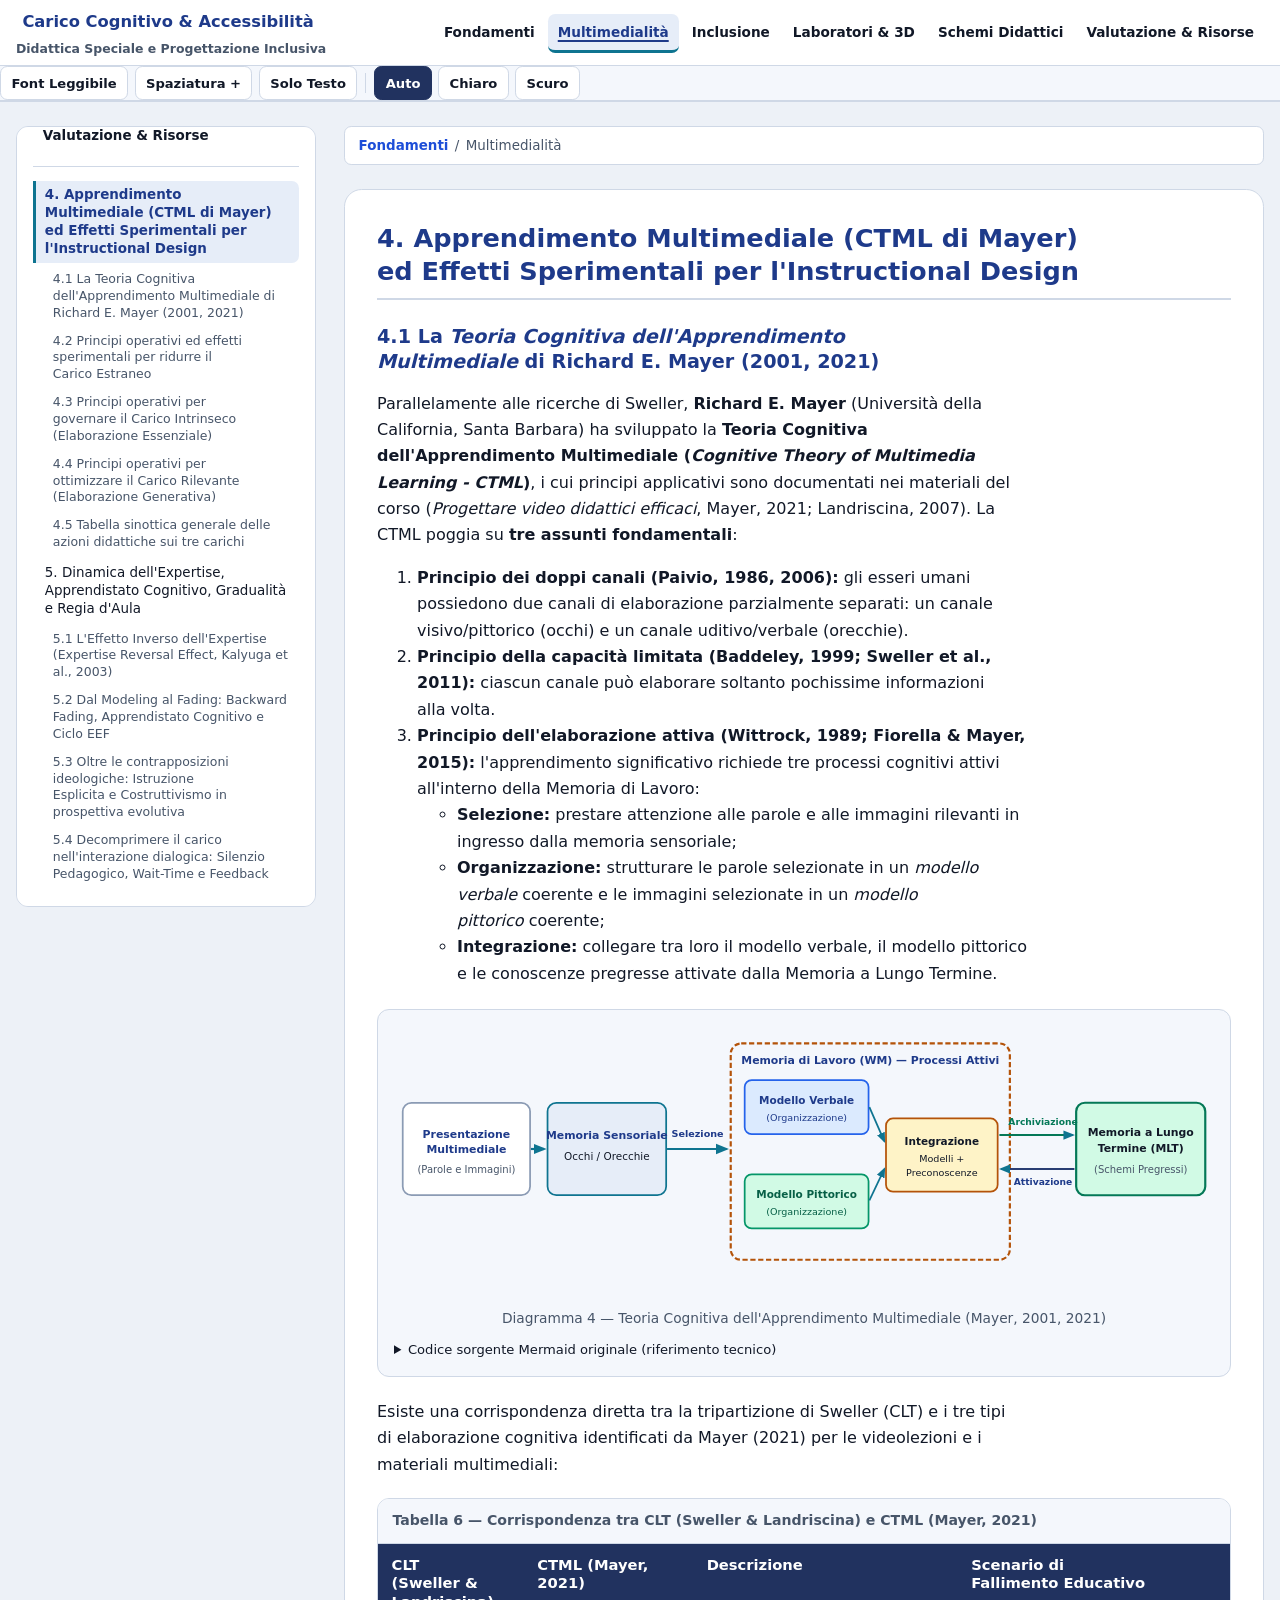
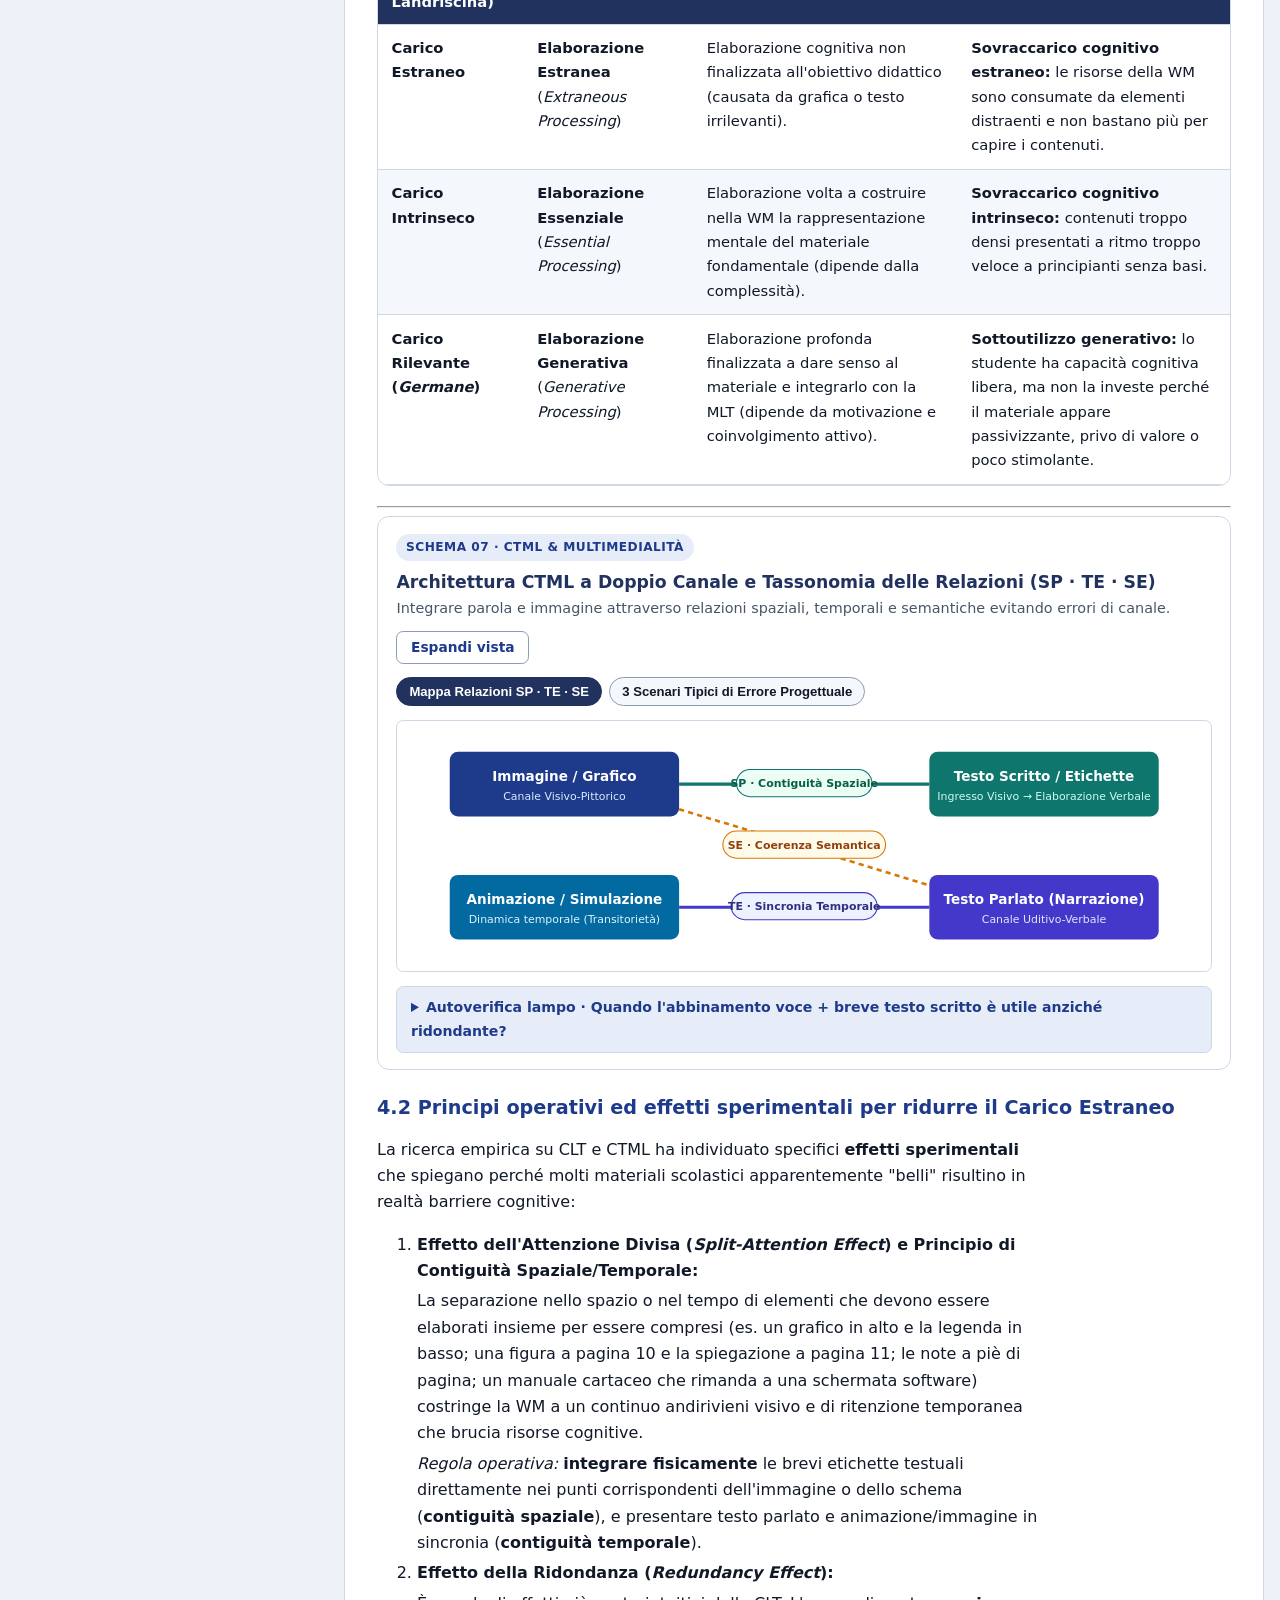
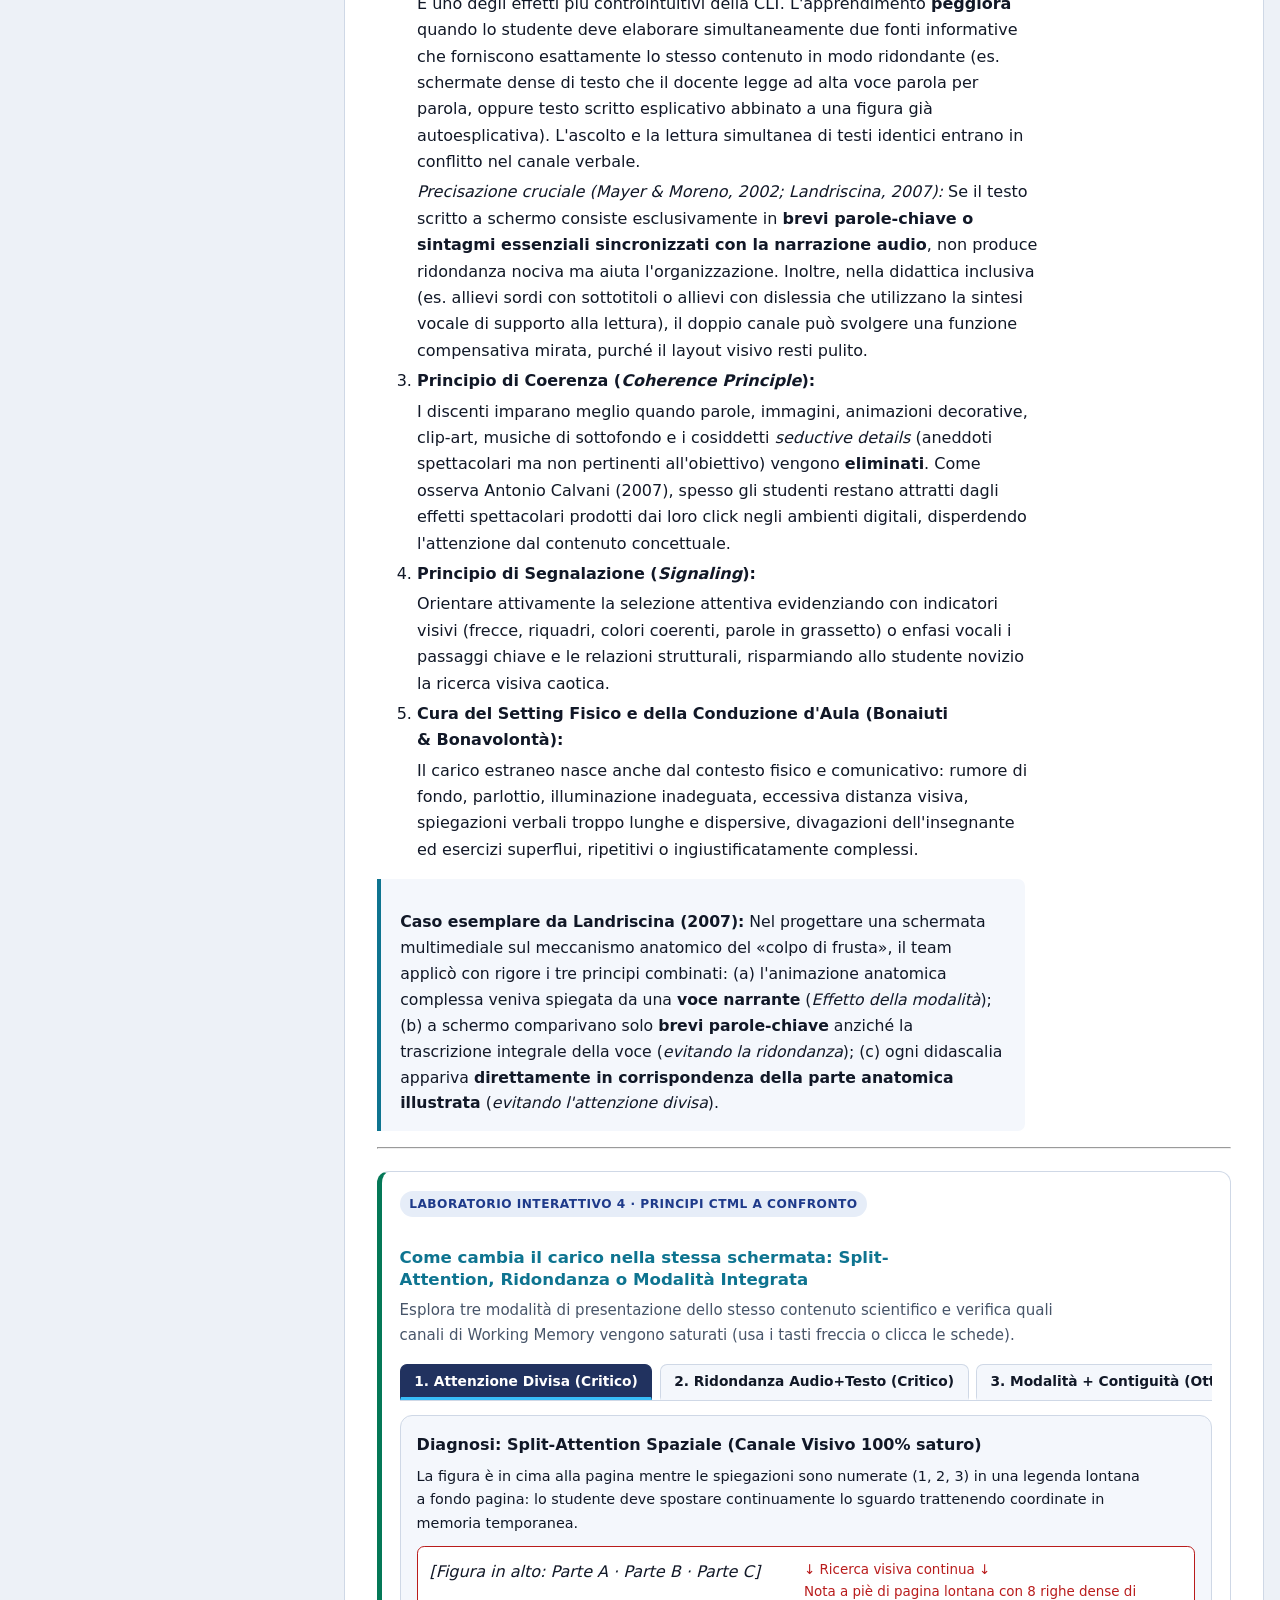
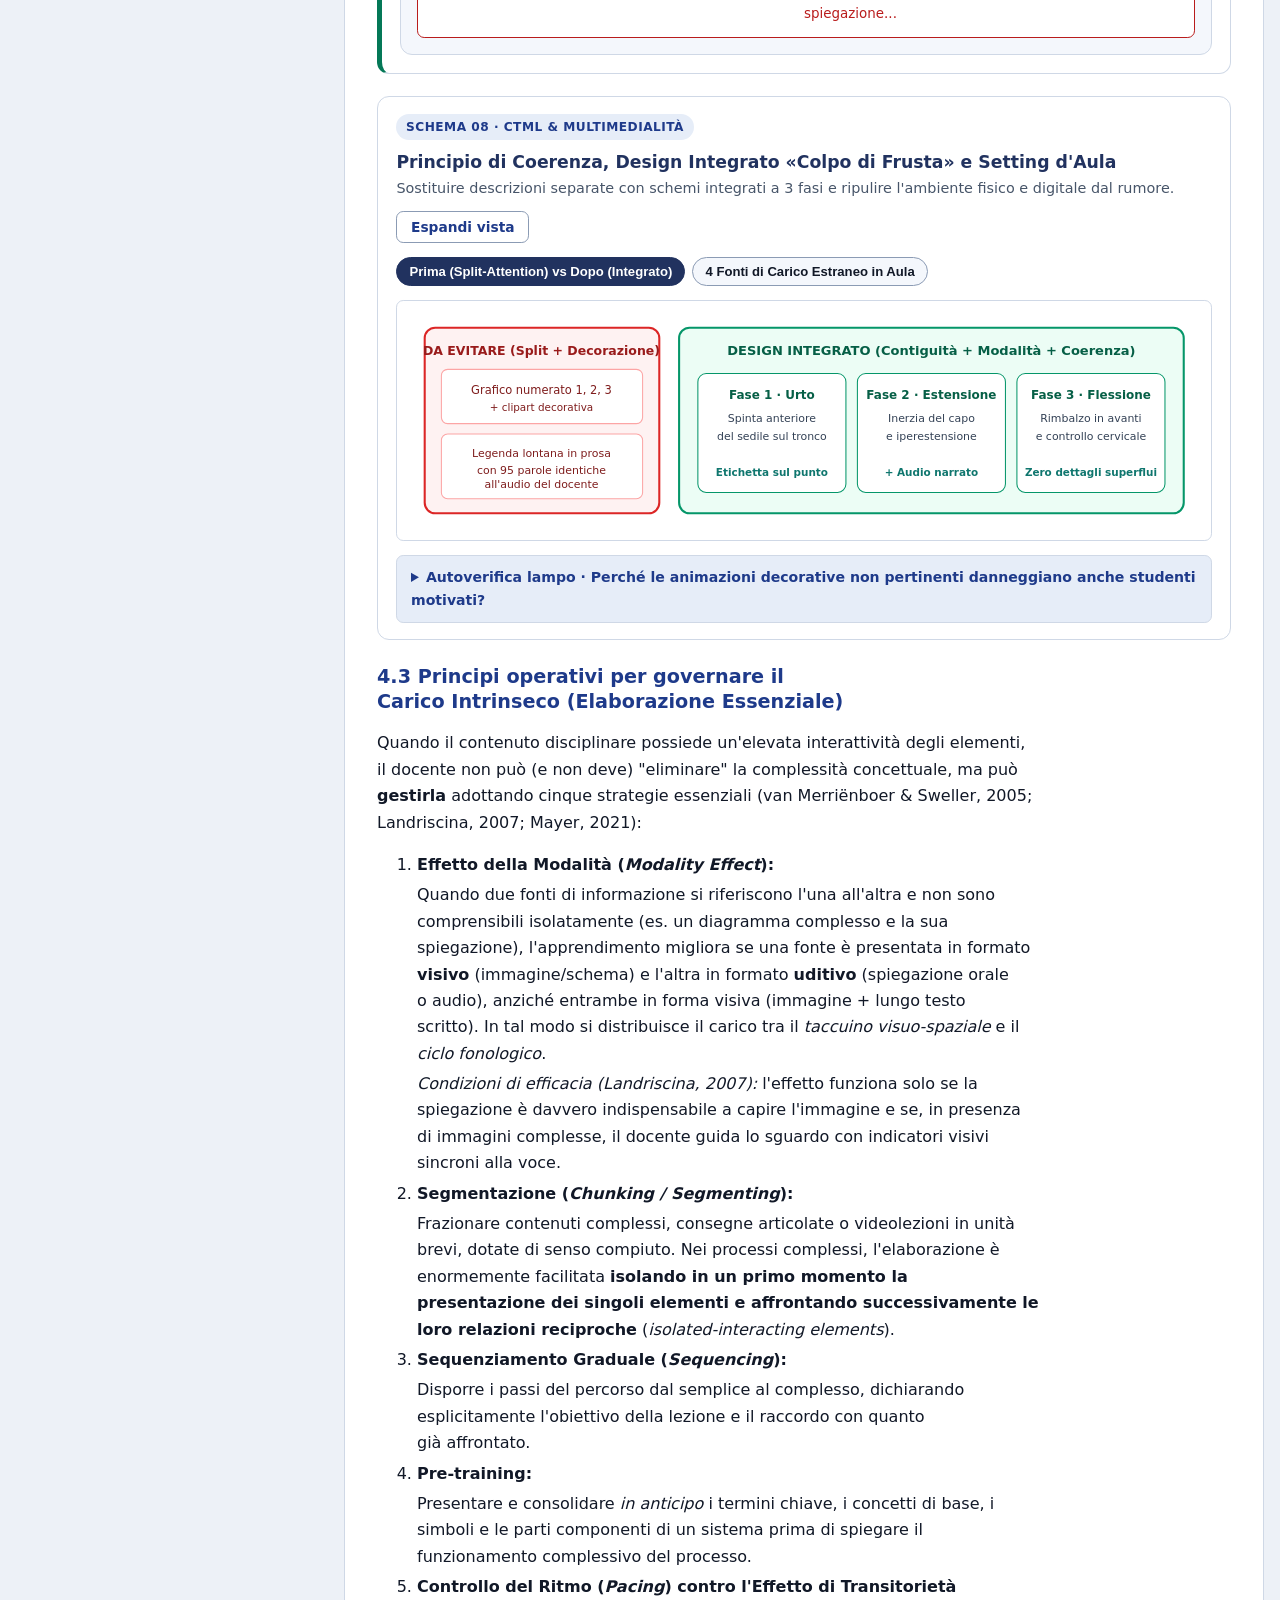
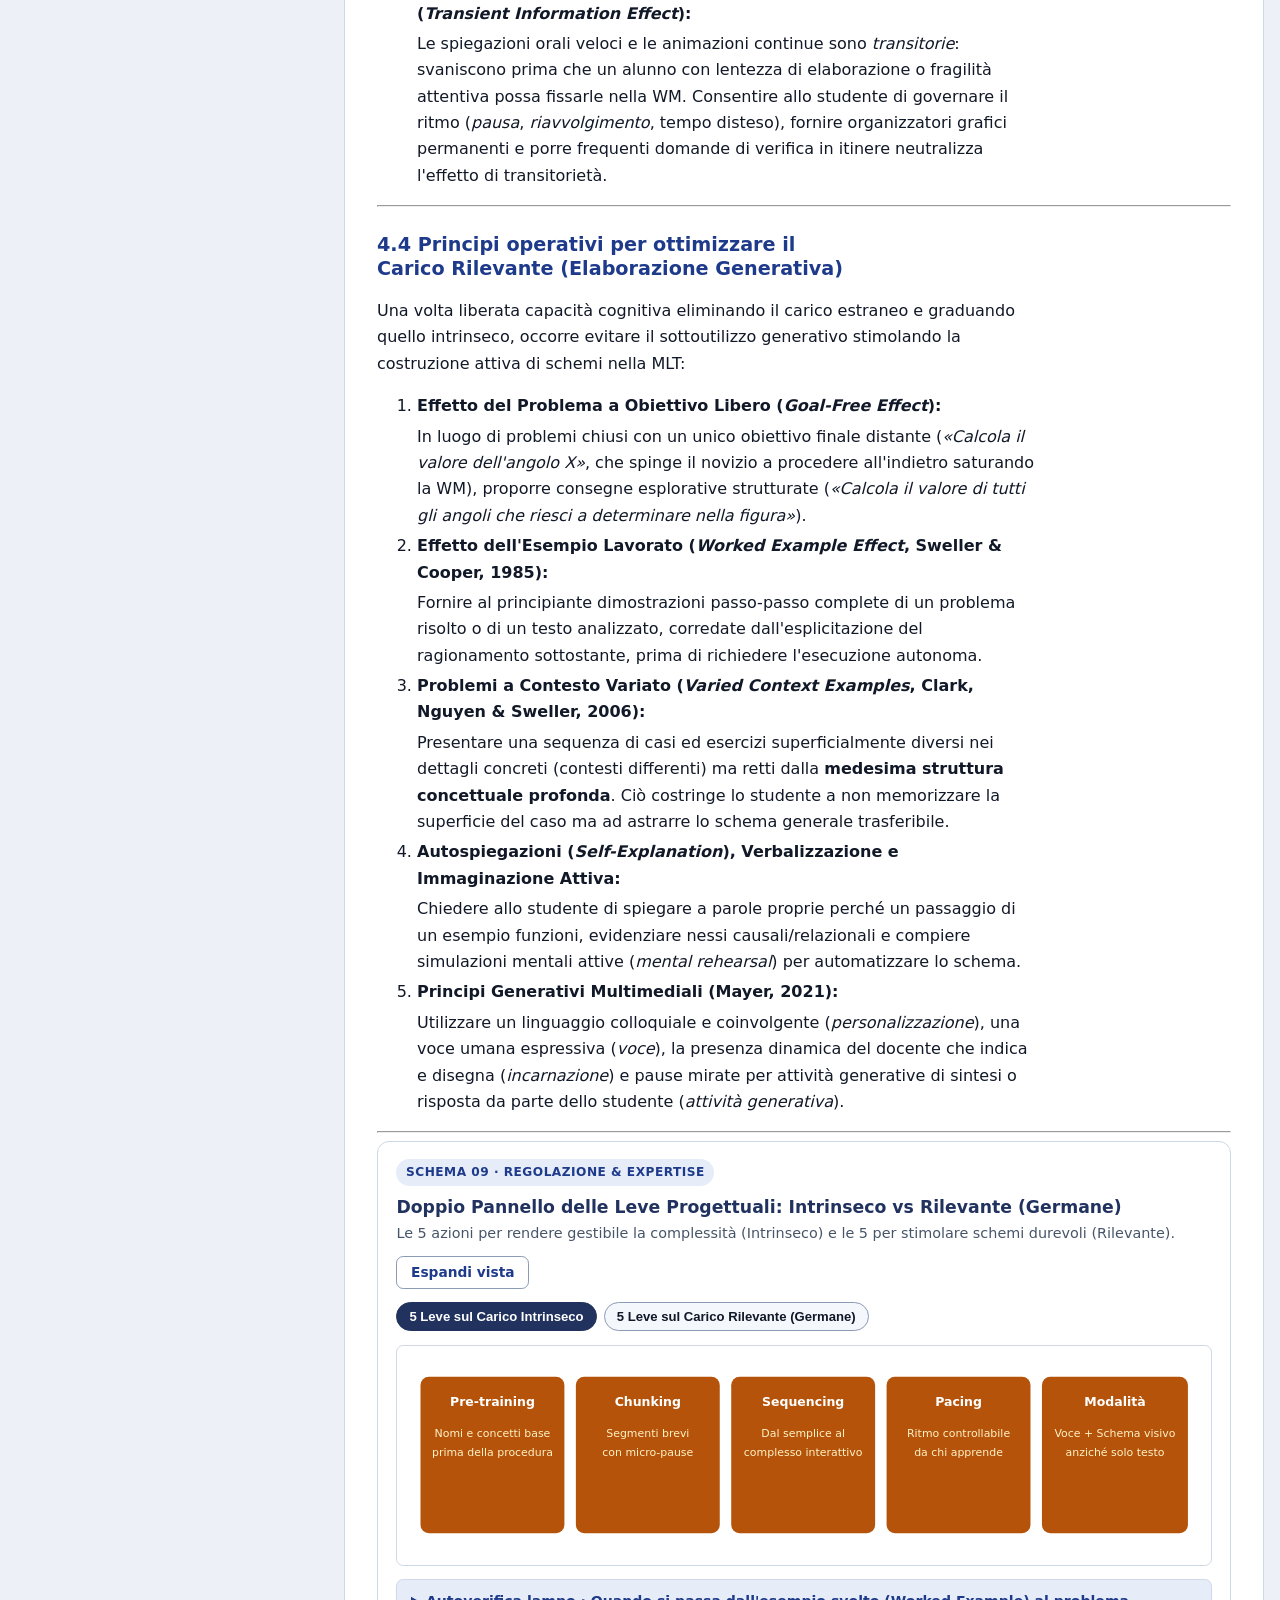
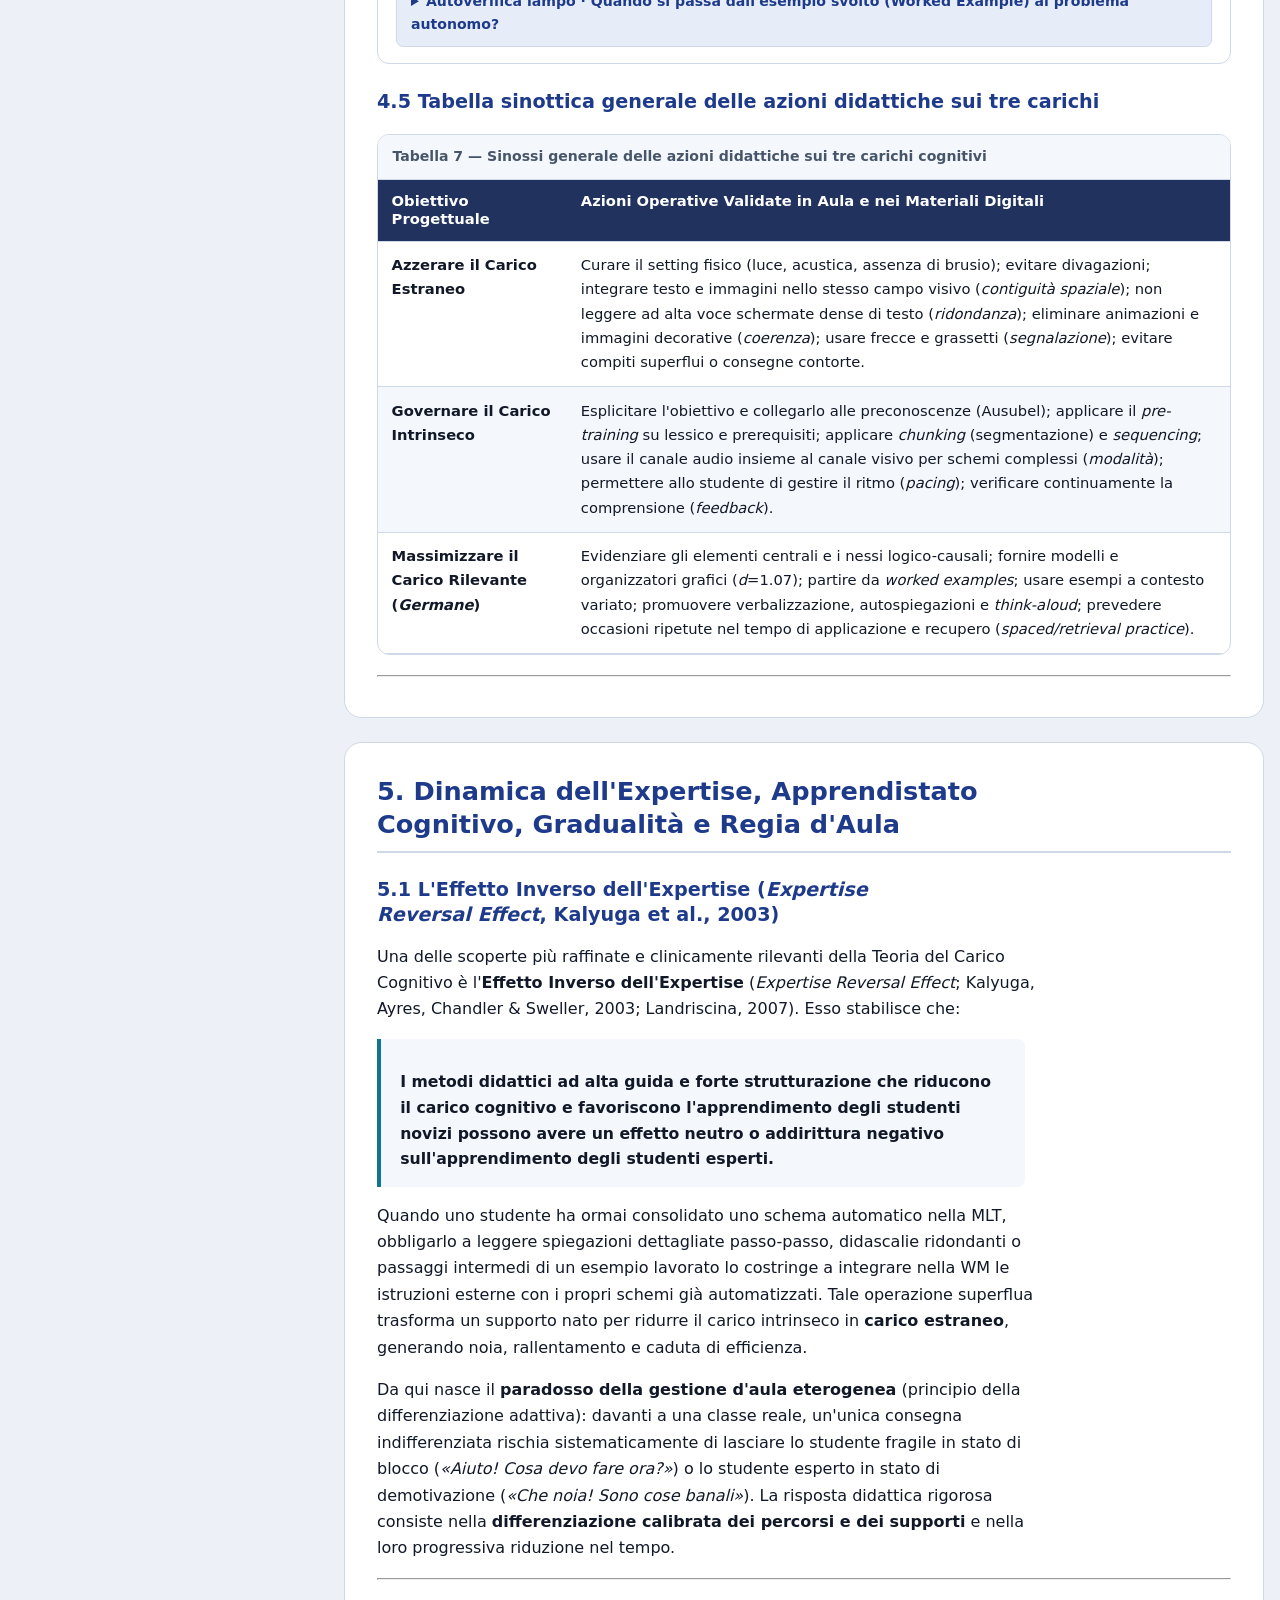
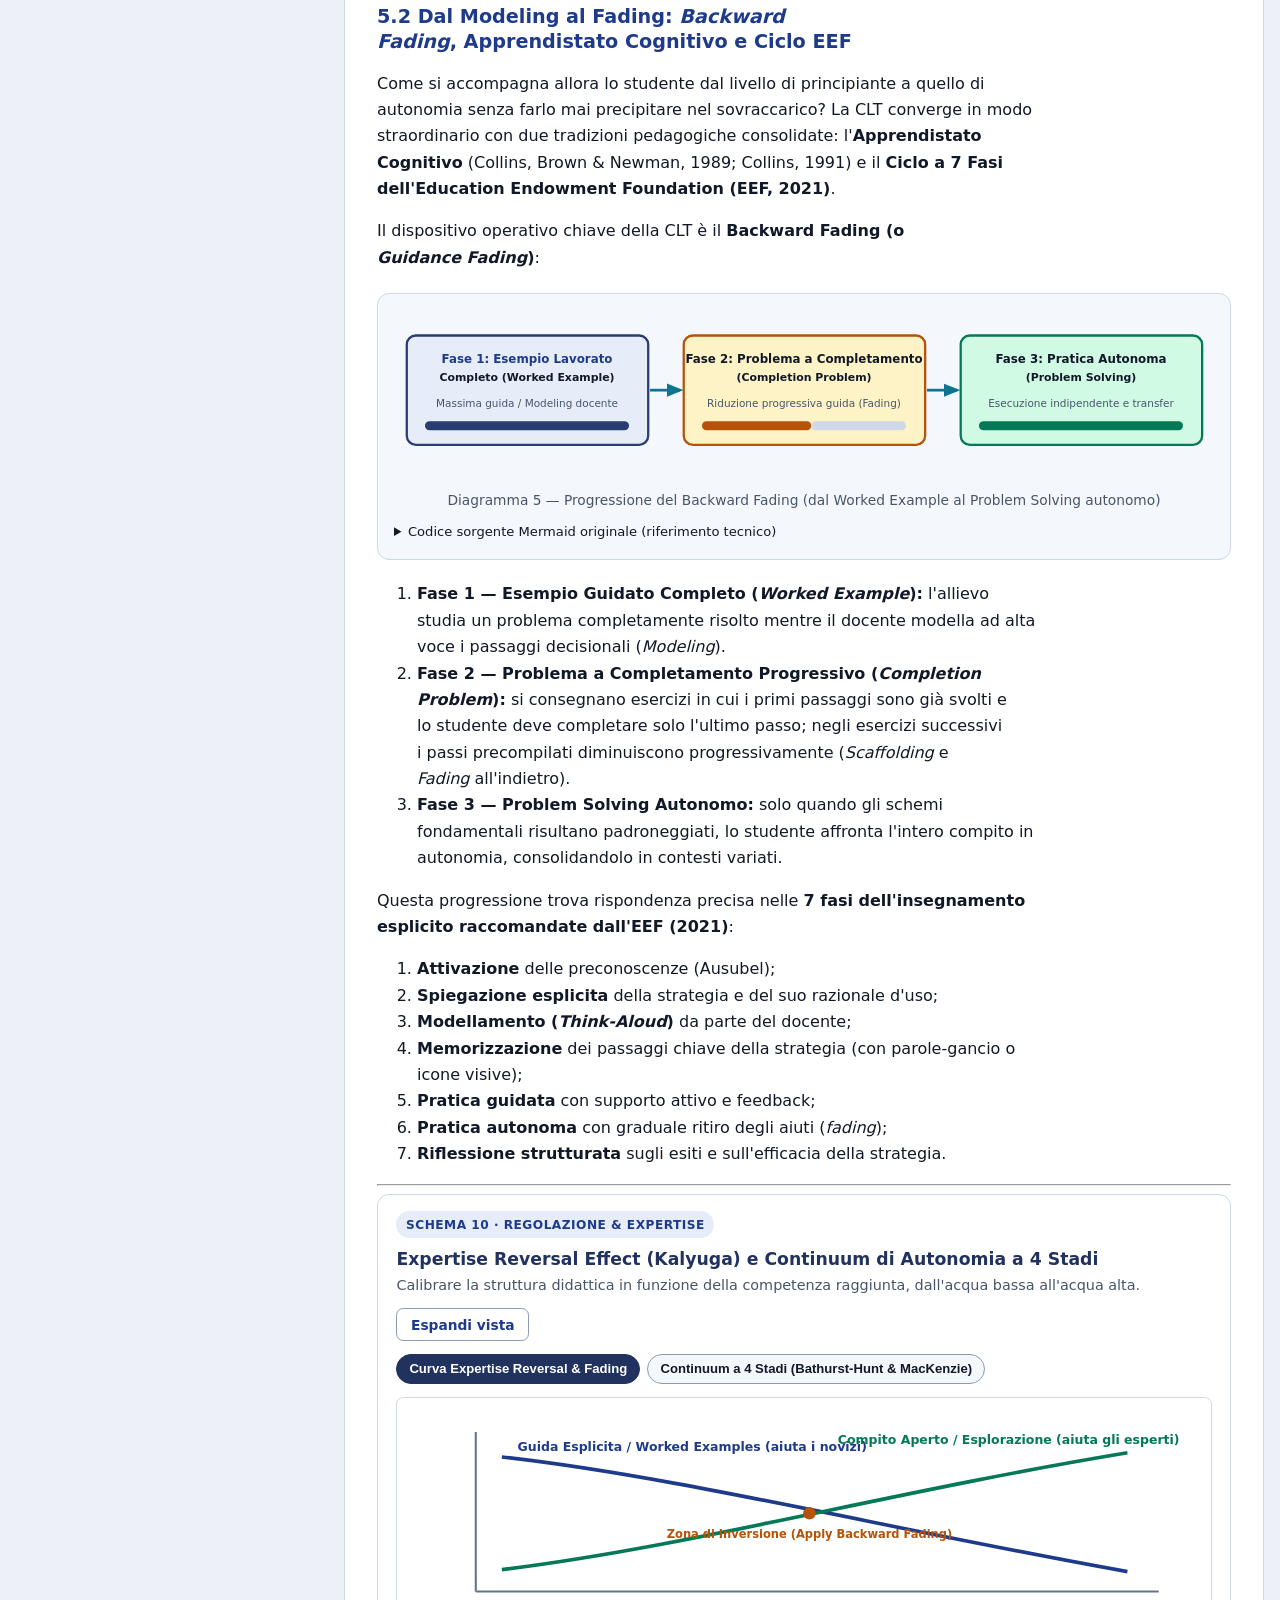
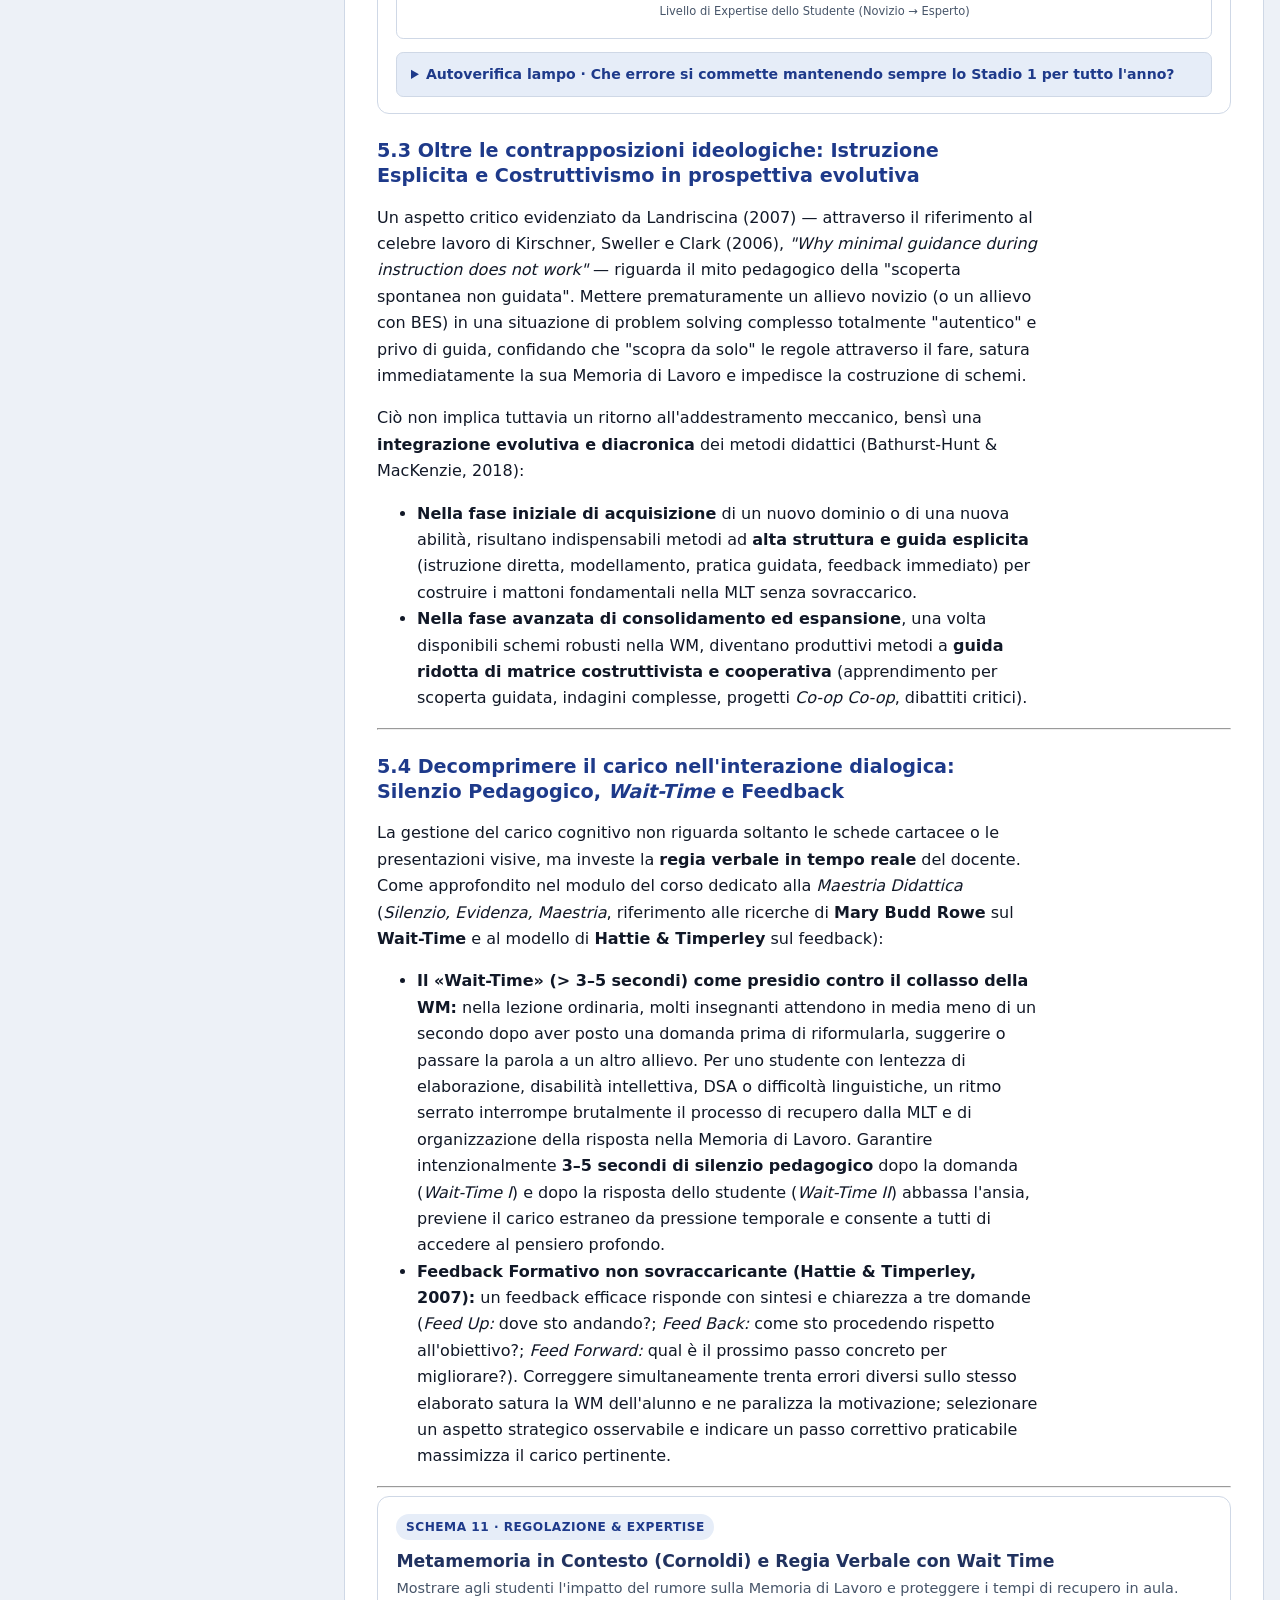
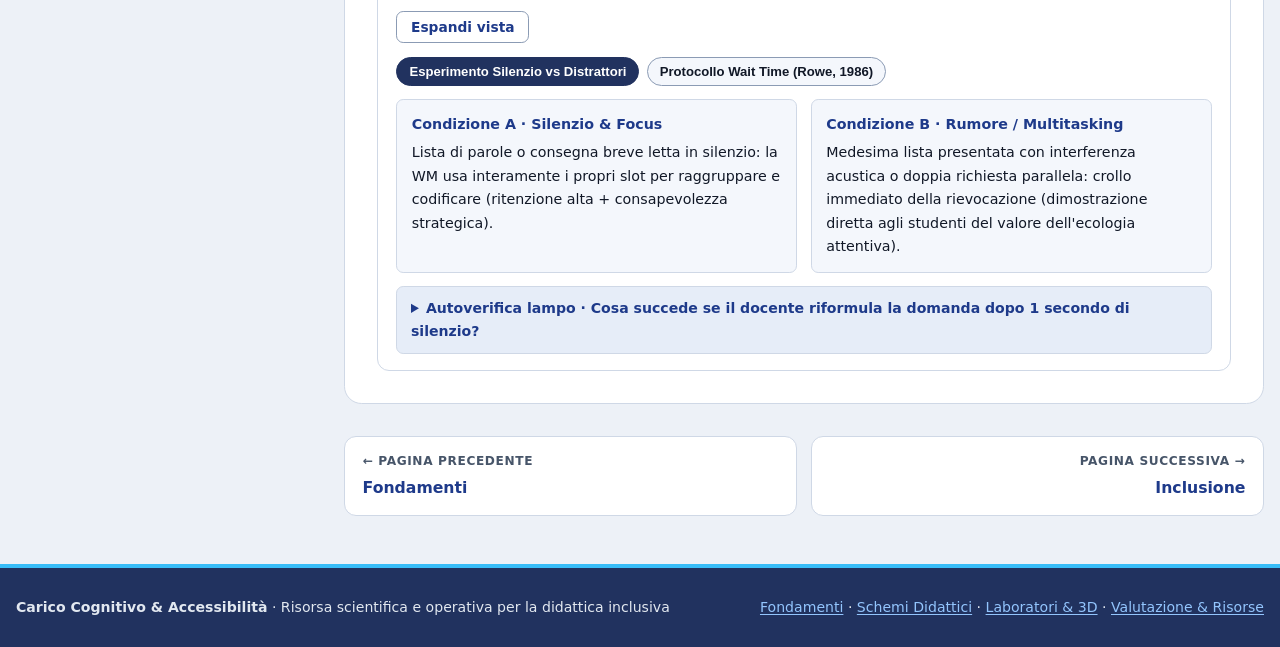
<file: multimedialita.html>
<!DOCTYPE html>
<html lang="it">
<head>
  <meta charset="UTF-8">
  <meta name="viewport" content="width=device-width, initial-scale=1.0">
  <meta name="color-scheme" content="light dark">
  <title>Multimedialità (CTML) e Apprendistato Cognitivo — Carico Cognitivo</title>
  <meta name="description" content="Principi multimediali di Mayer, riduzione del carico estraneo, Expertise Reversal Effect, Backward Fading e Wait Time.">
  <link rel="stylesheet" href="styles.css">
  
</head>
<body>
  <a class="skip-link" href="#main-content">Salta al contenuto principale</a>
  <div class="scroll-progress" aria-hidden="true"><div class="scroll-progress-bar"></div></div>

  <header class="topbar">
    <div class="topbar-nav-row">
      <div class="topbar-brand">
        <a class="topbar-home-link" href="index.html">
          <span class="topbar-title">Carico Cognitivo &amp; Accessibilità</span>
        </a>
        <span class="topbar-title-sub">Didattica Speciale e Progettazione Inclusiva</span>
      </div>

      <button type="button" id="menu-toggle-btn" class="menu-toggle-btn" popovertarget="site-nav" aria-controls="site-nav" aria-expanded="false" aria-label="Apri menu di navigazione">
        ☰ Menu
      </button>

      <nav id="site-nav" class="site-nav" popover="auto" aria-label="Navigazione principale del sito">
          <a href="index.html">Fondamenti</a>
          <a href="multimedialita.html" aria-current="page">Multimedialità</a>
          <a href="inclusione.html">Inclusione</a>
          <a href="laboratori.html">Laboratori &amp; 3D</a>
          <a href="schemi-didattici.html">Schemi Didattici</a>
          <a href="valutazione-risorse.html">Valutazione &amp; Risorse</a>
      </nav>
    </div>

    <div class="topbar-udl-row">
      <div class="topbar-controls" role="toolbar" aria-label="Controlli UDL di lettura e tema">
        <button type="button" id="mobile-toc-toggle" class="ctrl-btn mobile-toc-btn" aria-expanded="false" aria-controls="sidebar-nav">Sezioni</button>
        <button type="button" id="udl-font" class="ctrl-btn" aria-pressed="false" title="Attiva carattere ad alta leggibilità">Font Leggibile</button>
        <button type="button" id="udl-spacing" class="ctrl-btn" aria-pressed="false" title="Aumenta interlinea e spaziatura">Spaziatura +</button>
        <button type="button" id="udl-clean" class="ctrl-btn" aria-pressed="false" title="Nasconde i riquadri di approfondimento e schemi contestuali">Solo Testo</button>
        <span aria-hidden="true" style="width:1px;height:20px;background:var(--border-subtle);margin:0 0.1rem;"></span>
        <button type="button" id="theme-auto" class="ctrl-btn" aria-pressed="true">Auto</button>
        <button type="button" id="theme-light" class="ctrl-btn" aria-pressed="false">Chiaro</button>
        <button type="button" id="theme-dark" class="ctrl-btn" aria-pressed="false">Scuro</button>
      </div>
    </div>
  </header>

  <div class="workspace-shell">
    <aside class="sidebar-nav" id="sidebar-nav" aria-label="Indice di pagina e ricerca globale">
      <div class="search-box">
        <label for="doc-search-input" class="search-label">Cerca nel sito e in questa pagina</label>
        <div class="search-input-row">
          <input type="search" id="doc-search-input" class="search-input" placeholder="Es. split-attention, Ianes, fading..." autocomplete="off">
          <button type="button" id="doc-search-clear" class="ctrl-btn" aria-label="Pulisci ricerca" title="Pulisci ricerca">✕</button>
        </div>
        <div id="doc-search-status" class="search-status" aria-live="polite"></div>
        <div id="global-search-results" class="global-search-results" hidden aria-label="Risultati nelle altre pagine"></div>
      </div>

      <nav class="sidebar-pages" aria-label="Pagine del portale">
        <a class="sidebar-page-link" href="index.html"><span>Fondamenti</span></a>
        <a class="sidebar-page-link" href="multimedialita.html" aria-current="page"><span>Multimedialità</span></a>
        <a class="sidebar-page-link" href="inclusione.html"><span>Inclusione</span></a>
        <a class="sidebar-page-link" href="laboratori.html"><span>Laboratori &amp; 3D</span></a>
        <a class="sidebar-page-link" href="schemi-didattici.html"><span>Schemi Didattici</span></a>
        <a class="sidebar-page-link" href="valutazione-risorse.html"><span>Valutazione &amp; Risorse</span></a>
      </nav>

      <nav class="toc-nav" aria-label="Indice delle sezioni in questa pagina">
        <ul class="toc-list">
          <li><a class="" href="#4-apprendimento-multimediale-ctml-di-mayer-ed-effetti-sperimentali-per-linstructional-design">4. Apprendimento Multimediale (CTML di Mayer) ed Effetti Sperimentali per l&#x27;Instructional Design</a></li>
          <li><a class="toc-sublink" href="#41-la-teoria-cognitiva-dellapprendimento-multimediale-di-richard-e-mayer-2001-2021">4.1 La Teoria Cognitiva dell&#x27;Apprendimento Multimediale di Richard E. Mayer (2001, 2021)</a></li>
          <li><a class="toc-sublink" href="#42-principi-operativi-ed-effetti-sperimentali-per-ridurre-il-carico-estraneo">4.2 Principi operativi ed effetti sperimentali per ridurre il Carico Estraneo</a></li>
          <li><a class="toc-sublink" href="#43-principi-operativi-per-governare-il-carico-intrinseco-elaborazione-essenziale">4.3 Principi operativi per governare il Carico Intrinseco (Elaborazione Essenziale)</a></li>
          <li><a class="toc-sublink" href="#44-principi-operativi-per-ottimizzare-il-carico-rilevante-elaborazione-generativa">4.4 Principi operativi per ottimizzare il Carico Rilevante (Elaborazione Generativa)</a></li>
          <li><a class="toc-sublink" href="#45-tabella-sinottica-generale-delle-azioni-didattiche-sui-tre-carichi">4.5 Tabella sinottica generale delle azioni didattiche sui tre carichi</a></li>
          <li><a class="" href="#5-dinamica-dellexpertise-apprendistato-cognitivo-gradualità-e-regia-daula">5. Dinamica dell&#x27;Expertise, Apprendistato Cognitivo, Gradualità e Regia d&#x27;Aula</a></li>
          <li><a class="toc-sublink" href="#51-leffetto-inverso-dellexpertise-expertise-reversal-effect-kalyuga-et-al-2003">5.1 L&#x27;Effetto Inverso dell&#x27;Expertise (Expertise Reversal Effect, Kalyuga et al., 2003)</a></li>
          <li><a class="toc-sublink" href="#52-dal-modeling-al-fading-backward-fading-apprendistato-cognitivo-e-ciclo-eef">5.2 Dal Modeling al Fading: Backward Fading, Apprendistato Cognitivo e Ciclo EEF</a></li>
          <li><a class="toc-sublink" href="#53-oltre-le-contrapposizioni-ideologiche-istruzione-esplicita-e-costruttivismo-in-prospettiva-evolutiva">5.3 Oltre le contrapposizioni ideologiche: Istruzione Esplicita e Costruttivismo in prospettiva evolutiva</a></li>
          <li><a class="toc-sublink" href="#54-decomprimere-il-carico-nellinterazione-dialogica-silenzio-pedagogico-wait-time-e-feedback">5.4 Decomprimere il carico nell&#x27;interazione dialogica: Silenzio Pedagogico, Wait-Time e Feedback</a></li>
        </ul>
      </nav>
    </aside>

    <main id="main-content" class="content-column" tabindex="-1">
      <h1 class="sr-only">Apprendimento Multimediale (CTML) e Dinamica dell'Expertise</h1>
      <nav class="breadcrumb" aria-label="Percorso">
  <a href="index.html">Fondamenti</a>
  <span aria-hidden="true">/</span>
  <span aria-current="page">Multimedialità</span>
</nav>
      <section class="chapter-card lazy-section" id="4-apprendimento-multimediale-ctml-di-mayer-ed-effetti-sperimentali-per-linstructional-design" tabindex="-1">
  <h2 class="chapter-title" id="title-4-apprendimento-multimediale-ctml-di-mayer-ed-effetti-sperimentali-per-linstructional-design">4. Apprendimento Multimediale (CTML di Mayer) ed Effetti Sperimentali per l&#x27;Instructional Design</h2>
  <div class="subsection-block" id="41-la-teoria-cognitiva-dellapprendimento-multimediale-di-richard-e-mayer-2001-2021" tabindex="-1">
<h3 id="title-41-la-teoria-cognitiva-dellapprendimento-multimediale-di-richard-e-mayer-2001-2021">4.1 La <em>Teoria Cognitiva dell&#x27;Apprendimento Multimediale</em> di Richard E. Mayer (2001, 2021)</h3>
<p>Parallelamente alle ricerche di Sweller, <strong>Richard E. Mayer</strong> (Università della California, Santa Barbara) ha sviluppato la <strong>Teoria Cognitiva dell&#x27;Apprendimento Multimediale (<em>Cognitive Theory of Multimedia Learning - CTML</em>)</strong>, i cui principi applicativi sono documentati nei materiali del corso (<em>Progettare video didattici efficaci</em>, Mayer, 2021; Landriscina, 2007). La CTML poggia su <strong>tre assunti fondamentali</strong>:</p>
<ol><li><strong>Principio dei doppi canali (Paivio, 1986, 2006):</strong> gli esseri umani possiedono due canali di elaborazione parzialmente separati: un canale visivo/pittorico (occhi) e un canale uditivo/verbale (orecchie).</li><li><strong>Principio della capacità limitata (Baddeley, 1999; Sweller et al., 2011):</strong> ciascun canale può elaborare soltanto pochissime informazioni alla volta.</li><li><strong>Principio dell&#x27;elaborazione attiva (Wittrock, 1989; Fiorella &amp; Mayer, 2015):</strong> l&#x27;apprendimento significativo richiede tre processi cognitivi attivi all&#x27;interno della Memoria di Lavoro:<ul><li><strong>Selezione:</strong> prestare attenzione alle parole e alle immagini rilevanti in ingresso dalla memoria sensoriale;</li><li><strong>Organizzazione:</strong> strutturare le parole selezionate in un <em>modello verbale</em> coerente e le immagini selezionate in un <em>modello pittorico</em> coerente;</li><li><strong>Integrazione:</strong> collegare tra loro il modello verbale, il modello pittorico e le conoscenze pregresse attivate dalla Memoria a Lungo Termine.</li></ul></li></ol>
<figure class="diagram-figure">
  <svg class="diagram-svg" viewBox="0 0 940 310" role="img" aria-labelledby="diag4-title">
  <title id="diag4-title">Teoria Cognitiva dell'Apprendimento Multimediale di Mayer: selezione, organizzazione a doppi canali e integrazione</title>
  <defs>
    <marker id="arr4" viewBox="0 0 10 10" refX="8" refY="5" markerWidth="6" markerHeight="6" orient="auto">
      <path d="M 0 1 L 10 5 L 0 9 z" fill="var(--brand-teal)"/>
    </marker>
  </defs>
  <rect x="10" y="88" width="146" height="106" rx="10" fill="var(--bg-surface)" stroke="var(--border-strong)" stroke-width="2"/>
  <text x="83" y="128" text-anchor="middle" font-size="12.5" font-weight="800" fill="var(--text-accent)">Presentazione</text>
  <text x="83" y="146" text-anchor="middle" font-size="12.5" font-weight="800" fill="var(--text-accent)">Multimediale</text>
  <text x="83" y="168" text-anchor="middle" font-size="11.5" fill="var(--text-muted)">(Parole e Immagini)</text>

  <rect x="176" y="88" width="136" height="106" rx="10" fill="var(--bg-tint)" stroke="var(--brand-teal)" stroke-width="2"/>
  <text x="244" y="130" text-anchor="middle" font-size="12.5" font-weight="800" fill="var(--text-accent)">Memoria Sensoriale</text>
  <text x="244" y="154" text-anchor="middle" font-size="12" fill="var(--text-main)">Occhi / Orecchie</text>

  <!-- Subgraph WM_PROC -->
  <rect x="386" y="20" width="320" height="248" rx="12" fill="var(--bg-surface-alt)" stroke="var(--load-intrinsic)" stroke-width="2.5" stroke-dasharray="6 3"/>
  <text x="546" y="44" text-anchor="middle" font-size="12.5" font-weight="800" fill="var(--text-accent)">Memoria di Lavoro (WM) — Processi Attivi</text>

  <rect x="402" y="62" width="142" height="62" rx="8" fill="var(--svg-aud-bg)" stroke="var(--svg-aud-stroke)" stroke-width="2"/>
  <text x="473" y="89" text-anchor="middle" font-size="12" font-weight="800" fill="var(--svg-aud-text)">Modello Verbale</text>
  <text x="473" y="109" text-anchor="middle" font-size="11" fill="var(--svg-aud-text)">(Organizzazione)</text>

  <rect x="402" y="170" width="142" height="62" rx="8" fill="var(--svg-vis-bg)" stroke="var(--svg-vis-stroke)" stroke-width="2"/>
  <text x="473" y="197" text-anchor="middle" font-size="12" font-weight="800" fill="var(--svg-vis-text)">Modello Pittorico</text>
  <text x="473" y="217" text-anchor="middle" font-size="11" fill="var(--svg-vis-text)">(Organizzazione)</text>

  <rect x="564" y="106" width="128" height="84" rx="8" fill="var(--load-intrinsic-bg)" stroke="var(--load-intrinsic)" stroke-width="2"/>
  <text x="628" y="136" text-anchor="middle" font-size="12" font-weight="800" fill="var(--text-main)">Integrazione</text>
  <text x="628" y="156" text-anchor="middle" font-size="11" fill="var(--text-main)">Modelli +</text>
  <text x="628" y="172" text-anchor="middle" font-size="11" fill="var(--text-main)">Preconoscenze</text>

  <rect x="782" y="88" width="148" height="106" rx="10" fill="var(--load-germane-bg)" stroke="var(--load-germane)" stroke-width="2.5"/>
  <text x="856" y="126" text-anchor="middle" font-size="12.5" font-weight="800" fill="var(--text-main)">Memoria a Lungo</text>
  <text x="856" y="144" text-anchor="middle" font-size="12.5" font-weight="800" fill="var(--text-main)">Termine (MLT)</text>
  <text x="856" y="168" text-anchor="middle" font-size="11.5" fill="var(--text-muted)">(Schemi Pregressi)</text>

  <line x1="157" y1="141" x2="172" y2="141" stroke="var(--brand-teal)" stroke-width="2.5" marker-end="url(#arr4)"/>
  <line x1="313" y1="141" x2="381" y2="141" stroke="var(--brand-teal)" stroke-width="2.5" marker-end="url(#arr4)"/>
  <text x="348" y="127" text-anchor="middle" font-size="11" font-weight="700" fill="var(--text-accent)">Selezione</text>
  <line x1="545" y1="93" x2="562" y2="132" stroke="var(--brand-teal)" stroke-width="2" marker-end="url(#arr4)"/>
  <line x1="545" y1="200" x2="562" y2="164" stroke="var(--brand-teal)" stroke-width="2" marker-end="url(#arr4)"/>

  <line x1="694" y1="125" x2="778" y2="125" stroke="var(--load-germane)" stroke-width="2.2" marker-end="url(#arr4)"/>
  <text x="744" y="113" text-anchor="middle" font-size="10.5" font-weight="700" fill="var(--load-germane)">Archiviazione</text>
  <line x1="780" y1="164" x2="696" y2="164" stroke="var(--brand-navy-mid)" stroke-width="2.2" marker-end="url(#arr4)"/>
  <text x="744" y="182" text-anchor="middle" font-size="10.5" font-weight="700" fill="var(--text-accent)">Attivazione</text>
</svg>
  <figcaption>Diagramma 4 — Teoria Cognitiva dell'Apprendimento Multimediale (Mayer, 2001, 2021)</figcaption>
  <details class="mermaid-source-disclosure">
    <summary>Codice sorgente Mermaid originale (riferimento tecnico)</summary>
    <pre><code>flowchart LR
    PRES[&quot;Presentazione Multimediale\n(Parole e Immagini)&quot;] --&gt; MS[&quot;Memoria Sensoriale\nOcchi / Orecchie&quot;]
    MS --&gt;|&quot;Selezione&quot;| WM[&quot;Memoria di Lavoro (WM)&quot;]
    subgraph WM_PROC[&quot;Processi Attivi in WM&quot;]
        MV[&quot;Modello Verbale\n(Organizzazione)&quot;]
        MP[&quot;Modello Pittorico\n(Organizzazione)&quot;]
        INT[&quot;Integrazione\nModelli + Preconoscenze&quot;]
        MV --&gt; INT
        MP --&gt; INT
    end
    WM --&gt; WM_PROC
    MLT[&quot;Memoria a Lungo Termine\n(Schemi Pregressi)&quot;] --&gt;|&quot;Attivazione&quot;| INT
    INT --&gt;|&quot;Archiviazione&quot;| MLT</code></pre>
  </details>
</figure>
<p>Esiste una corrispondenza diretta tra la tripartizione di Sweller (CLT) e i tre tipi di elaborazione cognitiva identificati da Mayer (2021) per le videolezioni e i materiali multimediali:</p>
<div tabindex="0" role="region" aria-labelledby="tbl-6-cap" class="table-wrapper">
  <table class="data-table">
    <caption id="tbl-6-cap">Tabella 6 — Corrispondenza tra CLT (Sweller &amp; Landriscina) e CTML (Mayer, 2021)</caption>
    <thead><tr><th scope="col" style="text-align:left">CLT (Sweller &amp; Landriscina)</th><th scope="col" style="text-align:left">CTML (Mayer, 2021)</th><th scope="col" style="text-align:left">Descrizione</th><th scope="col" style="text-align:left">Scenario di Fallimento Educativo</th></tr></thead>
    <tbody><tr><td style="text-align:left"><strong>Carico Estraneo</strong></td><td style="text-align:left"><strong>Elaborazione Estranea</strong> (<em>Extraneous Processing</em>)</td><td style="text-align:left">Elaborazione cognitiva non finalizzata all&#x27;obiettivo didattico (causata da grafica o testo irrilevanti).</td><td style="text-align:left"><strong>Sovraccarico cognitivo estraneo:</strong> le risorse della WM sono consumate da elementi distraenti e non bastano più per capire i contenuti.</td></tr><tr><td style="text-align:left"><strong>Carico Intrinseco</strong></td><td style="text-align:left"><strong>Elaborazione Essenziale</strong> (<em>Essential Processing</em>)</td><td style="text-align:left">Elaborazione volta a costruire nella WM la rappresentazione mentale del materiale fondamentale (dipende dalla complessità).</td><td style="text-align:left"><strong>Sovraccarico cognitivo intrinseco:</strong> contenuti troppo densi presentati a ritmo troppo veloce a principianti senza basi.</td></tr><tr><td style="text-align:left"><strong>Carico Rilevante (<em>Germane</em>)</strong></td><td style="text-align:left"><strong>Elaborazione Generativa</strong> (<em>Generative Processing</em>)</td><td style="text-align:left">Elaborazione profonda finalizzata a dare senso al materiale e integrarlo con la MLT (dipende da motivazione e coinvolgimento attivo).</td><td style="text-align:left"><strong>Sottoutilizzo generativo:</strong> lo studente ha capacità cognitiva libera, ma non la investe perché il materiale appare passivizzante, privo di valore o poco stimolante.</td></tr></tbody>
  </table>
</div>
<hr>

</div>
<article class="schema-card enrichment-block" data-schema-ref="schema-07" data-schema-cat="multimedialita" aria-labelledby="schema-07-title">
  <div class="schema-card-head">
    <div>
      <span class="enrichment-badge">Schema 07 · CTML & Multimedialità</span>
      <h4 class="schema-card-title" id="schema-07-title">Architettura CTML a Doppio Canale e Tassonomia delle Relazioni (SP · TE · SE)</h4>
      <p class="schema-card-subtitle">Integrare parola e immagine attraverso relazioni spaziali, temporali e semantiche evitando errori di canale.</p>
    </div>
    <div class="schema-card-actions">
      <button type="button" class="action-btn action-btn-secondary" data-schema-expand="schema-07" aria-label="Espandi schema 07: Architettura CTML a Doppio Canale e Tassonomia delle Relazioni (SP · TE · SE)">Espandi vista</button>
    </div>
  </div>
  <div class="schema-controls" role="group" aria-label="Viste interattive per Architettura CTML a Doppio Canale e Tassonomia delle Relazioni (SP · TE · SE)">
    <button type="button" class="schema-pill" data-schema-switch="a" aria-pressed="true">Mappa Relazioni SP · TE · SE</button>
    <button type="button" class="schema-pill" data-schema-switch="b" aria-pressed="false">3 Scenari Tipici di Errore Progettuale</button>
  </div>
  <div class="schema-panel" data-schema-panel="a">
    <div class="schema-svg-wrap"><svg viewBox="0 0 760 220" role="img" aria-label="Relazioni spaziali, temporali e semantiche tra Immagine, Testo Scritto, Testo Parlato e Animazione">
  <rect x="40" y="20" width="220" height="62" rx="8" fill="#1e3a8a"/>
  <text x="150" y="48" text-anchor="middle" fill="#ffffff" font-size="13" font-weight="700">Immagine / Grafico</text>
  <text x="150" y="66" text-anchor="middle" fill="#dbeafe" font-size="10.5">Canale Visivo-Pittorico</text>

  <rect x="500" y="20" width="220" height="62" rx="8" fill="#0f766e"/>
  <text x="610" y="48" text-anchor="middle" fill="#ffffff" font-size="13" font-weight="700">Testo Scritto / Etichette</text>
  <text x="610" y="66" text-anchor="middle" fill="#ccfbf1" font-size="10.5">Ingresso Visivo → Elaborazione Verbale</text>

  <rect x="40" y="138" width="220" height="62" rx="8" fill="#0369a1"/>
  <text x="150" y="166" text-anchor="middle" fill="#ffffff" font-size="13" font-weight="700">Animazione / Simulazione</text>
  <text x="150" y="184" text-anchor="middle" fill="#e0f2fe" font-size="10.5">Dinamica temporale (Transitorietà)</text>

  <rect x="500" y="138" width="220" height="62" rx="8" fill="#4338ca"/>
  <text x="610" y="166" text-anchor="middle" fill="#ffffff" font-size="13" font-weight="700">Testo Parlato (Narrazione)</text>
  <text x="610" y="184" text-anchor="middle" fill="#e0e7ff" font-size="10.5">Canale Uditivo-Verbale</text>

  <line x1="260" y1="51" x2="500" y2="51" stroke="#0f766e" stroke-width="3"/>
  <rect x="315" y="37" width="130" height="26" rx="13" fill="#ecfdf5" stroke="#0f766e"/>
  <text x="380" y="54" text-anchor="middle" fill="#065f46" font-size="10.5" font-weight="700">SP · Contiguità Spaziale</text>

  <line x1="260" y1="169" x2="500" y2="169" stroke="#4338ca" stroke-width="3"/>
  <rect x="310" y="155" width="140" height="26" rx="13" fill="#eef2ff" stroke="#4338ca"/>
  <text x="380" y="172" text-anchor="middle" fill="#312e81" font-size="10.5" font-weight="700">TE · Sincronia Temporale</text>

  <line x1="260" y1="75" x2="500" y2="148" stroke="#d97706" stroke-width="2.5" stroke-dasharray="5 4"/>
  <rect x="302" y="96" width="156" height="26" rx="13" fill="#fffbeb" stroke="#d97706"/>
  <text x="380" y="113" text-anchor="middle" fill="#92400e" font-size="10.5" font-weight="700">SE · Coerenza Semantica</text>
</svg></div>
  </div>
  <div class="schema-panel" data-schema-panel="b" hidden>
    <div class="schema-compare-grid">
  <div class="schema-mini-box"><strong>Scenario 1 · Sovraccarico Visivo (Modality Violation)</strong>Animazione complessa + lungo blocco di testo scritto sullo stesso schermo senza audio: il solo canale visivo gestisce due flussi simultanei.</div>
  <div class="schema-mini-box"><strong>Scenario 2 · Ridondanza Nociva (Redundancy)</strong>Narrazione orale + sottotitolo/testo integrale identico proiettato parola per parola: lo studente spreca risorse cercando di allineare lettura e ascolto.</div>
  <div class="schema-mini-box"><strong>Scenario 3 · Attenzione Divisa (Split-Attention)</strong>Grafico o schema da un lato e legenda numerata lontana o su pagina separata: va integrata l'etichetta direttamente sull'elemento visivo.</div>
</div>
  </div>
  <details class="schema-selfcheck">
    <summary>Autoverifica lampo · Quando l'abbinamento voce + breve testo scritto è utile anziché ridondante?</summary>
    <p>Quando sullo schermo compaiono SOLO parole-chiave essenziali, simboli tecnici o brevi segnalatori (signaling), oppure nel caso di studenti con difficoltà di ascolto/comprensione linguistica che necessitano di supporto visivo sintetico.</p>
  </details>
</article>

<div class="subsection-block" id="42-principi-operativi-ed-effetti-sperimentali-per-ridurre-il-carico-estraneo" tabindex="-1">
<h3 id="title-42-principi-operativi-ed-effetti-sperimentali-per-ridurre-il-carico-estraneo">4.2 Principi operativi ed effetti sperimentali per ridurre il Carico Estraneo</h3>
<p>La ricerca empirica su CLT e CTML ha individuato specifici <strong>effetti sperimentali</strong> che spiegano perché molti materiali scolastici apparentemente &quot;belli&quot; risultino in realtà barriere cognitive:</p>
<ol><li><p style='margin:0.25rem 0'><strong>Effetto dell&#x27;Attenzione Divisa (<em>Split-Attention Effect</em>) e Principio di Contiguità Spaziale/Temporale:</strong></p><p style='margin:0.25rem 0'>La separazione nello spazio o nel tempo di elementi che devono essere elaborati insieme per essere compresi (es. un grafico in alto e la legenda in basso; una figura a pagina 10 e la spiegazione a pagina 11; le note a piè di pagina; un manuale cartaceo che rimanda a una schermata software) costringe la WM a un continuo andirivieni visivo e di ritenzione temporanea che brucia risorse cognitive.</p><p style='margin:0.25rem 0'><em>Regola operativa:</em> <strong>integrare fisicamente</strong> le brevi etichette testuali direttamente nei punti corrispondenti dell&#x27;immagine o dello schema (<strong>contiguità spaziale</strong>), e presentare testo parlato e animazione/immagine in sincronia (<strong>contiguità temporale</strong>).</p></li><li><p style='margin:0.25rem 0'><strong>Effetto della Ridondanza (<em>Redundancy Effect</em>):</strong></p><p style='margin:0.25rem 0'>È uno degli effetti più controintuitivi della CLT. L&#x27;apprendimento <strong>peggiora</strong> quando lo studente deve elaborare simultaneamente due fonti informative che forniscono esattamente lo stesso contenuto in modo ridondante (es. schermate dense di testo che il docente legge ad alta voce parola per parola, oppure testo scritto esplicativo abbinato a una figura già autoesplicativa). L&#x27;ascolto e la lettura simultanea di testi identici entrano in conflitto nel canale verbale.</p><p style='margin:0.25rem 0'><em>Precisazione cruciale (Mayer &amp; Moreno, 2002; Landriscina, 2007):</em> Se il testo scritto a schermo consiste esclusivamente in <strong>brevi parole-chiave o sintagmi essenziali sincronizzati con la narrazione audio</strong>, non produce ridondanza nociva ma aiuta l&#x27;organizzazione. Inoltre, nella didattica inclusiva (es. allievi sordi con sottotitoli o allievi con dislessia che utilizzano la sintesi vocale di supporto alla lettura), il doppio canale può svolgere una funzione compensativa mirata, purché il layout visivo resti pulito.</p></li><li><p style='margin:0.25rem 0'><strong>Principio di Coerenza (<em>Coherence Principle</em>):</strong></p><p style='margin:0.25rem 0'>I discenti imparano meglio quando parole, immagini, animazioni decorative, clip-art, musiche di sottofondo e i cosiddetti <em>seductive details</em> (aneddoti spettacolari ma non pertinenti all&#x27;obiettivo) vengono <strong>eliminati</strong>. Come osserva Antonio Calvani (2007), spesso gli studenti restano attratti dagli effetti spettacolari prodotti dai loro click negli ambienti digitali, disperdendo l&#x27;attenzione dal contenuto concettuale.</p></li><li><p style='margin:0.25rem 0'><strong>Principio di Segnalazione (<em>Signaling</em>):</strong></p><p style='margin:0.25rem 0'>Orientare attivamente la selezione attentiva evidenziando con indicatori visivi (frecce, riquadri, colori coerenti, parole in grassetto) o enfasi vocali i passaggi chiave e le relazioni strutturali, risparmiando allo studente novizio la ricerca visiva caotica.</p></li><li><p style='margin:0.25rem 0'><strong>Cura del Setting Fisico e della Conduzione d&#x27;Aula (Bonaiuti &amp; Bonavolontà):</strong></p><p style='margin:0.25rem 0'>Il carico estraneo nasce anche dal contesto fisico e comunicativo: rumore di fondo, parlottio, illuminazione inadeguata, eccessiva distanza visiva, spiegazioni verbali troppo lunghe e dispersive, divagazioni dell&#x27;insegnante ed esercizi superflui, ripetitivi o ingiustificatamente complessi.</p></li></ol>
<blockquote class="source-quote" id="quote-block-4"><p><strong>Caso esemplare da Landriscina (2007):</strong> Nel progettare una schermata multimediale sul meccanismo anatomico del «colpo di frusta», il team applicò con rigore i tre principi combinati: (a) l&#x27;animazione anatomica complessa veniva spiegata da una <strong>voce narrante</strong> (<em>Effetto della modalità</em>); (b) a schermo comparivano solo <strong>brevi parole-chiave</strong> anziché la trascrizione integrale della voce (<em>evitando la ridondanza</em>); (c) ogni didascalia appariva <strong>direttamente in corrispondenza della parte anatomica illustrata</strong> (<em>evitando l&#x27;attenzione divisa</em>).</p></blockquote>
<hr>

<aside class="enrichment-block didactic-lab" id="lab-modalita" aria-labelledby="lab-modalita-title">
  <span class="enrichment-badge">Laboratorio Interattivo 4 · Principi CTML a confronto</span>
  <h4 id="lab-modalita-title" class="lab-title">Come cambia il carico nella stessa schermata: Split-Attention, Ridondanza o Modalità Integrata</h4>
  <p class="lab-lead">Esplora tre modalità di presentazione dello stesso contenuto scientifico e verifica quali canali di Working Memory vengono saturati (usa i tasti freccia o clicca le schede).</p>
  <div class="tablist-row" role="tablist" data-tablist="ctml-demo" aria-label="Modalità di presentazione multimediale">
    <button type="button" class="tab-btn" role="tab" id="tab-split" aria-selected="true" aria-controls="panel-split" tabindex="0">1. Attenzione Divisa (Critico)</button>
    <button type="button" class="tab-btn" role="tab" id="tab-redund" aria-selected="false" aria-controls="panel-redund" tabindex="-1">2. Ridondanza Audio+Testo (Critico)</button>
    <button type="button" class="tab-btn" role="tab" id="tab-modal" aria-selected="false" aria-controls="panel-modal" tabindex="-1">3. Modalità + Contiguità (Ottimale)</button>
  </div>
  <div id="panel-split" class="tabpanel-box" role="tabpanel" aria-labelledby="tab-split">
    <div class="tabpanel-inner">
      <strong>Diagnosi: Split-Attention Spaziale (Canale Visivo 100% saturo)</strong>
      <p style="margin:0.4rem 0 0.6rem; font-size:0.9rem;">La figura è in cima alla pagina mentre le spiegazioni sono numerate (1, 2, 3) in una legenda lontana a fondo pagina: lo studente deve spostare continuamente lo sguardo trattenendo coordinate in memoria temporanea.</p>
      <div style="display:flex; gap:1rem; flex-wrap:wrap; padding:0.75rem; background:var(--bg-surface); border:1px solid var(--load-extraneous); border-radius:var(--radius-sm);">
        <div style="flex:1 1 180px;"><em>[Figura in alto: Parte A · Parte B · Parte C]</em></div>
        <div style="flex:1 1 200px; font-size:0.84rem; color:var(--load-extraneous);">↓ Ricerca visiva continua ↓<br>Nota a piè di pagina lontana con 8 righe dense di spiegazione...</div>
      </div>
    </div>
  </div>
  <div id="panel-redund" class="tabpanel-box" role="tabpanel" aria-labelledby="tab-redund" hidden="until-found">
    <div class="tabpanel-inner">
      <strong>Diagnosi: Effetto Ridondanza (Conflitto Canale Verbale-Uditivo + Visivo)</strong>
      <p style="margin:0.4rem 0 0.6rem; font-size:0.9rem;">Lo stesso lungo paragrafo è sia proiettato integralmente sullo schermo sia letto parola per parola dal docente: lettura e ascolto competono nello stesso Ciclo Fonologico senza aggiungere informazione nuova.</p>
      <div style="padding:0.75rem; background:var(--bg-surface); border:1px solid var(--load-extraneous); border-radius:var(--radius-sm); font-size:0.86rem;">
        Schermata con 95 parole uguali alla voce narrante → <strong>sovraccarico estraneo</strong> (salvo uso compensativo mirato di sottotitoli brevi o sintesi vocale per DSA/ipoacusia).
      </div>
    </div>
  </div>
  <div id="panel-modal" class="tabpanel-box" role="tabpanel" aria-labelledby="tab-modal" hidden="until-found">
    <div class="tabpanel-inner">
      <strong>Diagnosi: Effetto Modalità + Contiguità + Segnalazione (Equilibrio Generativo)</strong>
      <p style="margin:0.4rem 0 0.6rem; font-size:0.9rem;">Esattamente come nella schermata sul «colpo di frusta» (Landriscina, 2007): l'occhio elabora lo schema grafico con brevi etichette direttamente sui punti anatomici, mentre l'orecchio ascolta la spiegazione causale.</p>
      <div style="padding:0.75rem; background:var(--bg-surface); border:1px solid var(--load-germane); border-radius:var(--radius-sm); font-size:0.86rem;">
        Canale Visivo = Diagramma + 3 micro-etichette ancorate · Canale Uditivo = Narrazione chiara e ritmata con pause → <strong>Massimo spazio per costruzione schemi</strong>.
      </div>
    </div>
  </div>
</aside>
</div>
<article class="schema-card enrichment-block" data-schema-ref="schema-08" data-schema-cat="multimedialita" aria-labelledby="schema-08-title">
  <div class="schema-card-head">
    <div>
      <span class="enrichment-badge">Schema 08 · CTML & Multimedialità</span>
      <h4 class="schema-card-title" id="schema-08-title">Principio di Coerenza, Design Integrato «Colpo di Frusta» e Setting d'Aula</h4>
      <p class="schema-card-subtitle">Sostituire descrizioni separate con schemi integrati a 3 fasi e ripulire l'ambiente fisico e digitale dal rumore.</p>
    </div>
    <div class="schema-card-actions">
      <button type="button" class="action-btn action-btn-secondary" data-schema-expand="schema-08" aria-label="Espandi schema 08: Principio di Coerenza, Design Integrato «Colpo di Frusta» e Setting d&#x27;Aula">Espandi vista</button>
    </div>
  </div>
  <div class="schema-controls" role="group" aria-label="Viste interattive per Principio di Coerenza, Design Integrato «Colpo di Frusta» e Setting d&#x27;Aula">
    <button type="button" class="schema-pill" data-schema-switch="a" aria-pressed="true">Prima (Split-Attention) vs Dopo (Integrato)</button>
    <button type="button" class="schema-pill" data-schema-switch="b" aria-pressed="false">4 Fonti di Carico Estraneo in Aula</button>
  </div>
  <div class="schema-panel" data-schema-panel="a">
    <div class="schema-svg-wrap"><svg viewBox="0 0 760 210" role="img" aria-label="Esempio di integrazione spaziale sul modello del colpo di frusta: tre fasi sequenziali con brevi etichette integrate invece di una legenda esterna">
  <rect x="16" y="16" width="225" height="178" rx="10" fill="#fef2f2" stroke="#dc2626" stroke-width="2"/>
  <text x="128" y="42" text-anchor="middle" fill="#991b1b" font-size="12" font-weight="700">DA EVITARE (Split + Decorazione)</text>
  <rect x="32" y="56" width="193" height="52" rx="6" fill="#ffffff" stroke="#fca5a5"/>
  <text x="128" y="80" text-anchor="middle" fill="#7f1d1d" font-size="11">Grafico numerato 1, 2, 3</text>
  <text x="128" y="96" text-anchor="middle" fill="#7f1d1d" font-size="10">+ clipart decorativa</text>
  <rect x="32" y="118" width="193" height="62" rx="6" fill="#ffffff" stroke="#fca5a5"/>
  <text x="128" y="140" text-anchor="middle" fill="#7f1d1d" font-size="10.5">Legenda lontana in prosa</text>
  <text x="128" y="156" text-anchor="middle" fill="#7f1d1d" font-size="10.5">con 95 parole identiche</text>
  <text x="128" y="170" text-anchor="middle" fill="#7f1d1d" font-size="10.5">all'audio del docente</text>

  <rect x="260" y="16" width="484" height="178" rx="10" fill="#ecfdf5" stroke="#059669" stroke-width="2"/>
  <text x="502" y="42" text-anchor="middle" fill="#065f46" font-size="12.5" font-weight="700">DESIGN INTEGRATO (Contiguità + Modalità + Coerenza)</text>
  <rect x="278" y="60" width="142" height="114" rx="8" fill="#ffffff" stroke="#059669"/>
  <text x="349" y="84" text-anchor="middle" fill="#065f46" font-size="11.5" font-weight="700">Fase 1 · Urto</text>
  <text x="349" y="106" text-anchor="middle" fill="#334155" font-size="10.5">Spinta anteriore</text>
  <text x="349" y="124" text-anchor="middle" fill="#334155" font-size="10.5">del sedile sul tronco</text>
  <text x="349" y="158" text-anchor="middle" fill="#0f766e" font-size="10" font-weight="700">Etichetta sul punto</text>

  <rect x="431" y="60" width="142" height="114" rx="8" fill="#ffffff" stroke="#059669"/>
  <text x="502" y="84" text-anchor="middle" fill="#065f46" font-size="11.5" font-weight="700">Fase 2 · Estensione</text>
  <text x="502" y="106" text-anchor="middle" fill="#334155" font-size="10.5">Inerzia del capo</text>
  <text x="502" y="124" text-anchor="middle" fill="#334155" font-size="10.5">e iperestensione</text>
  <text x="502" y="158" text-anchor="middle" fill="#0f766e" font-size="10" font-weight="700">+ Audio narrato</text>

  <rect x="584" y="60" width="142" height="114" rx="8" fill="#ffffff" stroke="#059669"/>
  <text x="655" y="84" text-anchor="middle" fill="#065f46" font-size="11.5" font-weight="700">Fase 3 · Flessione</text>
  <text x="655" y="106" text-anchor="middle" fill="#334155" font-size="10.5">Rimbalzo in avanti</text>
  <text x="655" y="124" text-anchor="middle" fill="#334155" font-size="10.5">e controllo cervicale</text>
  <text x="655" y="158" text-anchor="middle" fill="#0f766e" font-size="10" font-weight="700">Zero dettagli superflui</text>
</svg></div>
  </div>
  <div class="schema-panel" data-schema-panel="b" hidden>
    <div class="schema-compare-grid">
  <div class="schema-mini-box"><strong>1. Rumore &amp; Sovraffollamento Acustico</strong>Brusio costante, riverbero e interruzioni drenano risorse attentive dalla WM uditiva.</div>
  <div class="schema-mini-box"><strong>2. Transitorietà &amp; Ritmo Eccessivo</strong>Spiegare rapidamente senza pause o appigli visivi permanenti fa decadere i dati entro 20–30 s.</div>
  <div class="schema-mini-box"><strong>3. Consegne Ambigue o Dispersive</strong>Istruzioni multi-step tutte insieme costringono a ricordare la procedura invece di eseguire il compito.</div>
  <div class="schema-mini-box"><strong>4. Dettagli Seducenti (Seductive Details)</strong>Aneddoti spettacolari, musica di sottofondo o animazioni non pertinenti competono con l'idea centrale.</div>
</div>
  </div>
  <details class="schema-selfcheck">
    <summary>Autoverifica lampo · Perché le animazioni decorative non pertinenti danneggiano anche studenti motivati?</summary>
    <p>Perché catturano automaticamente l'orientamento attentivo visivo, consumando slot finiti della Memoria di Lavoro senza contribuire alla costruzione dello schema disciplinare.</p>
  </details>
</article>

<div class="subsection-block" id="43-principi-operativi-per-governare-il-carico-intrinseco-elaborazione-essenziale" tabindex="-1">
<h3 id="title-43-principi-operativi-per-governare-il-carico-intrinseco-elaborazione-essenziale">4.3 Principi operativi per governare il Carico Intrinseco (Elaborazione Essenziale)</h3>
<p>Quando il contenuto disciplinare possiede un&#x27;elevata interattività degli elementi, il docente non può (e non deve) &quot;eliminare&quot; la complessità concettuale, ma può <strong>gestirla</strong> adottando cinque strategie essenziali (van Merriënboer &amp; Sweller, 2005; Landriscina, 2007; Mayer, 2021):</p>
<ol><li><p style='margin:0.25rem 0'><strong>Effetto della Modalità (<em>Modality Effect</em>):</strong></p><p style='margin:0.25rem 0'>Quando due fonti di informazione si riferiscono l&#x27;una all&#x27;altra e non sono comprensibili isolatamente (es. un diagramma complesso e la sua spiegazione), l&#x27;apprendimento migliora se una fonte è presentata in formato <strong>visivo</strong> (immagine/schema) e l&#x27;altra in formato <strong>uditivo</strong> (spiegazione orale o audio), anziché entrambe in forma visiva (immagine + lungo testo scritto). In tal modo si distribuisce il carico tra il <em>taccuino visuo-spaziale</em> e il <em>ciclo fonologico</em>.</p><p style='margin:0.25rem 0'><em>Condizioni di efficacia (Landriscina, 2007):</em> l&#x27;effetto funziona solo se la spiegazione è davvero indispensabile a capire l&#x27;immagine e se, in presenza di immagini complesse, il docente guida lo sguardo con indicatori visivi sincroni alla voce.</p></li><li><p style='margin:0.25rem 0'><strong>Segmentazione (<em>Chunking / Segmenting</em>):</strong></p><p style='margin:0.25rem 0'>Frazionare contenuti complessi, consegne articolate o videolezioni in unità brevi, dotate di senso compiuto. Nei processi complessi, l&#x27;elaborazione è enormemente facilitata <strong>isolando in un primo momento la presentazione dei singoli elementi e affrontando successivamente le loro relazioni reciproche</strong> (<em>isolated-interacting elements</em>).</p></li><li><p style='margin:0.25rem 0'><strong>Sequenziamento Graduale (<em>Sequencing</em>):</strong></p><p style='margin:0.25rem 0'>Disporre i passi del percorso dal semplice al complesso, dichiarando esplicitamente l&#x27;obiettivo della lezione e il raccordo con quanto già affrontato.</p></li><li><p style='margin:0.25rem 0'><strong>Pre-training:</strong></p><p style='margin:0.25rem 0'>Presentare e consolidare <em>in anticipo</em> i termini chiave, i concetti di base, i simboli e le parti componenti di un sistema prima di spiegare il funzionamento complessivo del processo.</p></li><li><p style='margin:0.25rem 0'><strong>Controllo del Ritmo (<em>Pacing</em>) contro l&#x27;Effetto di Transitorietà (<em>Transient Information Effect</em>):</strong></p><p style='margin:0.25rem 0'>Le spiegazioni orali veloci e le animazioni continue sono <em>transitorie</em>: svaniscono prima che un alunno con lentezza di elaborazione o fragilità attentiva possa fissarle nella WM. Consentire allo studente di governare il ritmo (<em>pausa</em>, <em>riavvolgimento</em>, tempo disteso), fornire organizzatori grafici permanenti e porre frequenti domande di verifica in itinere neutralizza l&#x27;effetto di transitorietà.</p></li></ol>
<hr>

</div>
<div class="subsection-block" id="44-principi-operativi-per-ottimizzare-il-carico-rilevante-elaborazione-generativa" tabindex="-1">
<h3 id="title-44-principi-operativi-per-ottimizzare-il-carico-rilevante-elaborazione-generativa">4.4 Principi operativi per ottimizzare il Carico Rilevante (Elaborazione Generativa)</h3>
<p>Una volta liberata capacità cognitiva eliminando il carico estraneo e graduando quello intrinseco, occorre evitare il sottoutilizzo generativo stimolando la costruzione attiva di schemi nella MLT:</p>
<ol><li><p style='margin:0.25rem 0'><strong>Effetto del Problema a Obiettivo Libero (<em>Goal-Free Effect</em>):</strong></p><p style='margin:0.25rem 0'>In luogo di problemi chiusi con un unico obiettivo finale distante (<em>«Calcola il valore dell&#x27;angolo X»</em>, che spinge il novizio a procedere all&#x27;indietro saturando la WM), proporre consegne esplorative strutturate (<em>«Calcola il valore di tutti gli angoli che riesci a determinare nella figura»</em>).</p></li><li><p style='margin:0.25rem 0'><strong>Effetto dell&#x27;Esempio Lavorato (<em>Worked Example Effect</em>, Sweller &amp; Cooper, 1985):</strong></p><p style='margin:0.25rem 0'>Fornire al principiante dimostrazioni passo-passo complete di un problema risolto o di un testo analizzato, corredate dall&#x27;esplicitazione del ragionamento sottostante, prima di richiedere l&#x27;esecuzione autonoma.</p></li><li><p style='margin:0.25rem 0'><strong>Problemi a Contesto Variato (<em>Varied Context Examples</em>, Clark, Nguyen &amp; Sweller, 2006):</strong></p><p style='margin:0.25rem 0'>Presentare una sequenza di casi ed esercizi superficialmente diversi nei dettagli concreti (contesti differenti) ma retti dalla <strong>medesima struttura concettuale profonda</strong>. Ciò costringe lo studente a non memorizzare la superficie del caso ma ad astrarre lo schema generale trasferibile.</p></li><li><p style='margin:0.25rem 0'><strong>Autospiegazioni (<em>Self-Explanation</em>), Verbalizzazione e Immaginazione Attiva:</strong></p><p style='margin:0.25rem 0'>Chiedere allo studente di spiegare a parole proprie perché un passaggio di un esempio funzioni, evidenziare nessi causali/relazionali e compiere simulazioni mentali attive (<em>mental rehearsal</em>) per automatizzare lo schema.</p></li><li><p style='margin:0.25rem 0'><strong>Principi Generativi Multimediali (Mayer, 2021):</strong></p><p style='margin:0.25rem 0'>Utilizzare un linguaggio colloquiale e coinvolgente (<em>personalizzazione</em>), una voce umana espressiva (<em>voce</em>), la presenza dinamica del docente che indica e disegna (<em>incarnazione</em>) e pause mirate per attività generative di sintesi o risposta da parte dello studente (<em>attività generativa</em>).</p></li></ol>
<hr>

</div>
<article class="schema-card enrichment-block" data-schema-ref="schema-09" data-schema-cat="regolazione" aria-labelledby="schema-09-title">
  <div class="schema-card-head">
    <div>
      <span class="enrichment-badge">Schema 09 · Regolazione & Expertise</span>
      <h4 class="schema-card-title" id="schema-09-title">Doppio Pannello delle Leve Progettuali: Intrinseco vs Rilevante (Germane)</h4>
      <p class="schema-card-subtitle">Le 5 azioni per rendere gestibile la complessità (Intrinseco) e le 5 per stimolare schemi durevoli (Rilevante).</p>
    </div>
    <div class="schema-card-actions">
      <button type="button" class="action-btn action-btn-secondary" data-schema-expand="schema-09" aria-label="Espandi schema 09: Doppio Pannello delle Leve Progettuali: Intrinseco vs Rilevante (Germane)">Espandi vista</button>
    </div>
  </div>
  <div class="schema-controls" role="group" aria-label="Viste interattive per Doppio Pannello delle Leve Progettuali: Intrinseco vs Rilevante (Germane)">
    <button type="button" class="schema-pill" data-schema-switch="a" aria-pressed="true">5 Leve sul Carico Intrinseco</button>
    <button type="button" class="schema-pill" data-schema-switch="b" aria-pressed="false">5 Leve sul Carico Rilevante (Germane)</button>
  </div>
  <div class="schema-panel" data-schema-panel="a">
    <div class="schema-svg-wrap"><svg viewBox="0 0 760 190" role="img" aria-label="Cinque leve sul carico intrinseco: Pre-training, Chunking, Sequencing, Pacing controllato dallo studente e Modalità uditivo-visiva">
  <rect x="12" y="20" width="138" height="150" rx="8" fill="#b45309"/>
  <text x="81" y="48" text-anchor="middle" fill="#ffffff" font-size="12" font-weight="700">Pre-training</text>
  <text x="81" y="78" text-anchor="middle" fill="#fef3c7" font-size="10.5">Nomi e concetti base</text>
  <text x="81" y="96" text-anchor="middle" fill="#fef3c7" font-size="10.5">prima della procedura</text>
  <rect x="161" y="20" width="138" height="150" rx="8" fill="#b45309"/>
  <text x="230" y="48" text-anchor="middle" fill="#ffffff" font-size="12" font-weight="700">Chunking</text>
  <text x="230" y="78" text-anchor="middle" fill="#fef3c7" font-size="10.5">Segmenti brevi</text>
  <text x="230" y="96" text-anchor="middle" fill="#fef3c7" font-size="10.5">con micro-pause</text>
  <rect x="310" y="20" width="138" height="150" rx="8" fill="#b45309"/>
  <text x="379" y="48" text-anchor="middle" fill="#ffffff" font-size="12" font-weight="700">Sequencing</text>
  <text x="379" y="78" text-anchor="middle" fill="#fef3c7" font-size="10.5">Dal semplice al</text>
  <text x="379" y="96" text-anchor="middle" fill="#fef3c7" font-size="10.5">complesso interattivo</text>
  <rect x="459" y="20" width="138" height="150" rx="8" fill="#b45309"/>
  <text x="528" y="48" text-anchor="middle" fill="#ffffff" font-size="12" font-weight="700">Pacing</text>
  <text x="528" y="78" text-anchor="middle" fill="#fef3c7" font-size="10.5">Ritmo controllabile</text>
  <text x="528" y="96" text-anchor="middle" fill="#fef3c7" font-size="10.5">da chi apprende</text>
  <rect x="608" y="20" width="140" height="150" rx="8" fill="#b45309"/>
  <text x="678" y="48" text-anchor="middle" fill="#ffffff" font-size="12" font-weight="700">Modalità</text>
  <text x="678" y="78" text-anchor="middle" fill="#fef3c7" font-size="10.5">Voce + Schema visivo</text>
  <text x="678" y="96" text-anchor="middle" fill="#fef3c7" font-size="10.5">anziché solo testo</text>
</svg></div>
  </div>
  <div class="schema-panel" data-schema-panel="b" hidden>
    <div class="schema-svg-wrap"><svg viewBox="0 0 760 190" role="img" aria-label="Cinque leve sul carico rilevante: Worked Examples, Esempi Variati, Goal-Free Problems, Autospiegazione e Pratica di Recupero">
  <rect x="12" y="20" width="138" height="150" rx="8" fill="#047857"/>
  <text x="81" y="48" text-anchor="middle" fill="#ffffff" font-size="12" font-weight="700">Worked Examples</text>
  <text x="81" y="78" text-anchor="middle" fill="#d1fae5" font-size="10.5">Esempi svolti</text>
  <text x="81" y="96" text-anchor="middle" fill="#d1fae5" font-size="10.5">passo dopo passo</text>
  <rect x="161" y="20" width="138" height="150" rx="8" fill="#047857"/>
  <text x="230" y="48" text-anchor="middle" fill="#ffffff" font-size="12" font-weight="700">Variabilità</text>
  <text x="230" y="78" text-anchor="middle" fill="#d1fae5" font-size="10.5">Cambiare il contesto</text>
  <text x="230" y="96" text-anchor="middle" fill="#d1fae5" font-size="10.5">superficiale del caso</text>
  <rect x="310" y="20" width="138" height="150" rx="8" fill="#047857"/>
  <text x="379" y="48" text-anchor="middle" fill="#ffffff" font-size="12" font-weight="700">Goal-Free</text>
  <text x="379" y="78" text-anchor="middle" fill="#d1fae5" font-size="10.5">«Calcola ciò che</text>
  <text x="379" y="96" text-anchor="middle" fill="#d1fae5" font-size="10.5">puoi dai dati»</text>
  <rect x="459" y="20" width="138" height="150" rx="8" fill="#047857"/>
  <text x="528" y="48" text-anchor="middle" fill="#ffffff" font-size="12" font-weight="700">Autospiegazione</text>
  <text x="528" y="78" text-anchor="middle" fill="#d1fae5" font-size="10.5">Giustificare il perché</text>
  <text x="528" y="96" text-anchor="middle" fill="#d1fae5" font-size="10.5">di ciascun passaggio</text>
  <rect x="608" y="20" width="140" height="150" rx="8" fill="#047857"/>
  <text x="678" y="48" text-anchor="middle" fill="#ffffff" font-size="12" font-weight="700">Spaced Retrieval</text>
  <text x="678" y="78" text-anchor="middle" fill="#d1fae5" font-size="10.5">Richiamo attivo</text>
  <text x="678" y="96" text-anchor="middle" fill="#d1fae5" font-size="10.5">senza appunti aperti</text>
</svg></div>
  </div>
  <details class="schema-selfcheck">
    <summary>Autoverifica lampo · Quando si passa dall'esempio svolto (Worked Example) al problema autonomo?</summary>
    <p>Gradualmente tramite problemi a completamento (Backward Fading): prima tutti i passi svolti, poi l'ultimo lasciato allo studente, poi gli ultimi due, fino alla piena autonomia.</p>
  </details>
</article>

<div class="subsection-block" id="45-tabella-sinottica-generale-delle-azioni-didattiche-sui-tre-carichi" tabindex="-1">
<h3 id="title-45-tabella-sinottica-generale-delle-azioni-didattiche-sui-tre-carichi">4.5 Tabella sinottica generale delle azioni didattiche sui tre carichi</h3>
<div tabindex="0" role="region" aria-labelledby="tbl-7-cap" class="table-wrapper">
  <table class="data-table">
    <caption id="tbl-7-cap">Tabella 7 — Sinossi generale delle azioni didattiche sui tre carichi cognitivi</caption>
    <thead><tr><th scope="col" style="text-align:left">Obiettivo Progettuale</th><th scope="col" style="text-align:left">Azioni Operative Validate in Aula e nei Materiali Digitali</th></tr></thead>
    <tbody><tr><td style="text-align:left"><strong>Azzerare il Carico Estraneo</strong></td><td style="text-align:left">Curare il setting fisico (luce, acustica, assenza di brusio); evitare divagazioni; integrare testo e immagini nello stesso campo visivo (<em>contiguità spaziale</em>); non leggere ad alta voce schermate dense di testo (<em>ridondanza</em>); eliminare animazioni e immagini decorative (<em>coerenza</em>); usare frecce e grassetti (<em>segnalazione</em>); evitare compiti superflui o consegne contorte.</td></tr><tr><td style="text-align:left"><strong>Governare il Carico Intrinseco</strong></td><td style="text-align:left">Esplicitare l&#x27;obiettivo e collegarlo alle preconoscenze (Ausubel); applicare il <em>pre-training</em> su lessico e prerequisiti; applicare <em>chunking</em> (segmentazione) e <em>sequencing</em>; usare il canale audio insieme al canale visivo per schemi complessi (<em>modalità</em>); permettere allo studente di gestire il ritmo (<em>pacing</em>); verificare continuamente la comprensione (<em>feedback</em>).</td></tr><tr><td style="text-align:left"><strong>Massimizzare il Carico Rilevante (<em>Germane</em>)</strong></td><td style="text-align:left">Evidenziare gli elementi centrali e i nessi logico-causali; fornire modelli e organizzatori grafici (<var>d</var>=1.07); partire da <em>worked examples</em>; usare esempi a contesto variato; promuovere verbalizzazione, autospiegazioni e <em>think-aloud</em>; prevedere occasioni ripetute nel tempo di applicazione e recupero (<em>spaced/retrieval practice</em>).</td></tr></tbody>
  </table>
</div>
<hr>
</div>
</section>
<section class="chapter-card lazy-section" id="5-dinamica-dellexpertise-apprendistato-cognitivo-gradualità-e-regia-daula" tabindex="-1">
  <h2 class="chapter-title" id="title-5-dinamica-dellexpertise-apprendistato-cognitivo-gradualità-e-regia-daula">5. Dinamica dell&#x27;Expertise, Apprendistato Cognitivo, Gradualità e Regia d&#x27;Aula</h2>
  <div class="subsection-block" id="51-leffetto-inverso-dellexpertise-expertise-reversal-effect-kalyuga-et-al-2003" tabindex="-1">
<h3 id="title-51-leffetto-inverso-dellexpertise-expertise-reversal-effect-kalyuga-et-al-2003">5.1 L&#x27;Effetto Inverso dell&#x27;Expertise (<em>Expertise Reversal Effect</em>, Kalyuga et al., 2003)</h3>
<p>Una delle scoperte più raffinate e clinicamente rilevanti della Teoria del Carico Cognitivo è l&#x27;<strong>Effetto Inverso dell&#x27;Expertise</strong> (<em>Expertise Reversal Effect</em>; Kalyuga, Ayres, Chandler &amp; Sweller, 2003; Landriscina, 2007). Esso stabilisce che:</p>
<blockquote class="source-quote" id="quote-block-5"><p><strong>I metodi didattici ad alta guida e forte strutturazione che riducono il carico cognitivo e favoriscono l&#x27;apprendimento degli studenti novizi possono avere un effetto neutro o addirittura negativo sull&#x27;apprendimento degli studenti esperti.</strong></p></blockquote>
<p>Quando uno studente ha ormai consolidato uno schema automatico nella MLT, obbligarlo a leggere spiegazioni dettagliate passo-passo, didascalie ridondanti o passaggi intermedi di un esempio lavorato lo costringe a integrare nella WM le istruzioni esterne con i propri schemi già automatizzati. Tale operazione superflua trasforma un supporto nato per ridurre il carico intrinseco in <strong>carico estraneo</strong>, generando noia, rallentamento e caduta di efficienza.</p>
<p>Da qui nasce il <strong>paradosso della gestione d&#x27;aula eterogenea</strong> (principio della differenziazione adattiva): davanti a una classe reale, un&#x27;unica consegna indifferenziata rischia sistematicamente di lasciare lo studente fragile in stato di blocco (<em>«Aiuto! Cosa devo fare ora?»</em>) o lo studente esperto in stato di demotivazione (<em>«Che noia! Sono cose banali»</em>). La risposta didattica rigorosa consiste nella <strong>differenziazione calibrata dei percorsi e dei supporti</strong> e nella loro progressiva riduzione nel tempo.</p>
<hr>
</div>
<div class="subsection-block" id="52-dal-modeling-al-fading-backward-fading-apprendistato-cognitivo-e-ciclo-eef" tabindex="-1">
<h3 id="title-52-dal-modeling-al-fading-backward-fading-apprendistato-cognitivo-e-ciclo-eef">5.2 Dal Modeling al Fading: <em>Backward Fading</em>, Apprendistato Cognitivo e Ciclo EEF</h3>
<p>Come si accompagna allora lo studente dal livello di principiante a quello di autonomia senza farlo mai precipitare nel sovraccarico? La CLT converge in modo straordinario con due tradizioni pedagogiche consolidate: l&#x27;<strong>Apprendistato Cognitivo</strong> (Collins, Brown &amp; Newman, 1989; Collins, 1991) e il <strong>Ciclo a 7 Fasi dell&#x27;Education Endowment Foundation (EEF, 2021)</strong>.</p>
<p>Il dispositivo operativo chiave della CLT è il <strong>Backward Fading (o <em>Guidance Fading</em>)</strong>:</p>
<figure class="diagram-figure">
  <svg class="diagram-svg" viewBox="0 0 900 185" role="img" aria-labelledby="diag5-title">
  <title id="diag5-title">Ciclo progressivo del Backward Fading: da Esempio Lavorato a Pratica Autonoma</title>
  <defs>
    <marker id="arr5" viewBox="0 0 10 10" refX="8" refY="5" markerWidth="6" markerHeight="6" orient="auto">
      <path d="M 0 1 L 10 5 L 0 9 z" fill="var(--brand-teal)"/>
    </marker>
  </defs>
  <rect x="14" y="28" width="265" height="120" rx="10" fill="var(--bg-tint)" stroke="var(--brand-navy-mid)" stroke-width="2.5"/>
  <text x="146" y="58" text-anchor="middle" font-size="13" font-weight="800" fill="var(--text-accent)">Fase 1: Esempio Lavorato</text>
  <text x="146" y="78" text-anchor="middle" font-size="12" font-weight="700" fill="var(--text-main)">Completo (Worked Example)</text>
  <text x="146" y="106" text-anchor="middle" font-size="11.5" fill="var(--text-muted)">Massima guida / Modeling docente</text>
  <rect x="34" y="122" width="224" height="10" rx="5" fill="var(--brand-navy-mid)"/>

  <rect x="318" y="28" width="265" height="120" rx="10" fill="var(--load-intrinsic-bg)" stroke="var(--load-intrinsic)" stroke-width="2.5"/>
  <text x="450" y="58" text-anchor="middle" font-size="13" font-weight="800" fill="var(--text-main)">Fase 2: Problema a Completamento</text>
  <text x="450" y="78" text-anchor="middle" font-size="12" font-weight="700" fill="var(--text-main)">(Completion Problem)</text>
  <text x="450" y="106" text-anchor="middle" font-size="11.5" fill="var(--text-muted)">Riduzione progressiva guida (Fading)</text>
  <rect x="338" y="122" width="120" height="10" rx="5" fill="var(--load-intrinsic)"/>
  <rect x="458" y="122" width="104" height="10" rx="5" fill="var(--border-subtle)"/>

  <rect x="622" y="28" width="265" height="120" rx="10" fill="var(--load-germane-bg)" stroke="var(--load-germane)" stroke-width="2.5"/>
  <text x="754" y="58" text-anchor="middle" font-size="13" font-weight="800" fill="var(--text-main)">Fase 3: Pratica Autonoma</text>
  <text x="754" y="78" text-anchor="middle" font-size="12" font-weight="700" fill="var(--text-main)">(Problem Solving)</text>
  <text x="754" y="106" text-anchor="middle" font-size="11.5" fill="var(--text-muted)">Esecuzione indipendente e transfer</text>
  <rect x="642" y="122" width="224" height="10" rx="5" fill="var(--load-germane)"/>

  <line x1="281" y1="88" x2="314" y2="88" stroke="var(--brand-teal)" stroke-width="3" marker-end="url(#arr5)"/>
  <line x1="585" y1="88" x2="618" y2="88" stroke="var(--brand-teal)" stroke-width="3" marker-end="url(#arr5)"/>
</svg>
  <figcaption>Diagramma 5 — Progressione del Backward Fading (dal Worked Example al Problem Solving autonomo)</figcaption>
  <details class="mermaid-source-disclosure">
    <summary>Codice sorgente Mermaid originale (riferimento tecnico)</summary>
    <pre><code>flowchart LR
    F1[&quot;Fase 1: Esempio Lavorato Completo\n(Worked Example)\nMassima guida / Modeling docente&quot;] --&gt; F2[&quot;Fase 2: Problema a Completamento\n(Completion Problem)\nRiduzione progressiva dei passi guidati (Fading)&quot;]
    F2 --&gt; F3[&quot;Fase 3: Pratica Autonoma\n(Problem Solving)\nEsecuzione indipendente e transfer&quot;]</code></pre>
  </details>
</figure>
<ol><li><strong>Fase 1 — Esempio Guidato Completo (<em>Worked Example</em>):</strong> l&#x27;allievo studia un problema completamente risolto mentre il docente modella ad alta voce i passaggi decisionali (<em>Modeling</em>).</li><li><strong>Fase 2 — Problema a Completamento Progressivo (<em>Completion Problem</em>):</strong> si consegnano esercizi in cui i primi passaggi sono già svolti e lo studente deve completare solo l&#x27;ultimo passo; negli esercizi successivi i passi precompilati diminuiscono progressivamente (<em>Scaffolding</em> e <em>Fading</em> all&#x27;indietro).</li><li><strong>Fase 3 — Problem Solving Autonomo:</strong> solo quando gli schemi fondamentali risultano padroneggiati, lo studente affronta l&#x27;intero compito in autonomia, consolidandolo in contesti variati.</li></ol>
<p>Questa progressione trova rispondenza precisa nelle <strong>7 fasi dell&#x27;insegnamento esplicito raccomandate dall&#x27;EEF (2021)</strong>:</p>
<ol><li><strong>Attivazione</strong> delle preconoscenze (Ausubel);</li><li><strong>Spiegazione esplicita</strong> della strategia e del suo razionale d&#x27;uso;</li><li><strong>Modellamento (<em>Think-Aloud</em>)</strong> da parte del docente;</li><li><strong>Memorizzazione</strong> dei passaggi chiave della strategia (con parole-gancio o icone visive);</li><li><strong>Pratica guidata</strong> con supporto attivo e feedback;</li><li><strong>Pratica autonoma</strong> con graduale ritiro degli aiuti (<em>fading</em>);</li><li><strong>Riflessione strutturata</strong> sugli esiti e sull&#x27;efficacia della strategia.</li></ol>
<hr>
</div>
<article class="schema-card enrichment-block" data-schema-ref="schema-10" data-schema-cat="regolazione" aria-labelledby="schema-10-title">
  <div class="schema-card-head">
    <div>
      <span class="enrichment-badge">Schema 10 · Regolazione & Expertise</span>
      <h4 class="schema-card-title" id="schema-10-title">Expertise Reversal Effect (Kalyuga) e Continuum di Autonomia a 4 Stadi</h4>
      <p class="schema-card-subtitle">Calibrare la struttura didattica in funzione della competenza raggiunta, dall'acqua bassa all'acqua alta.</p>
    </div>
    <div class="schema-card-actions">
      <button type="button" class="action-btn action-btn-secondary" data-schema-expand="schema-10" aria-label="Espandi schema 10: Expertise Reversal Effect (Kalyuga) e Continuum di Autonomia a 4 Stadi">Espandi vista</button>
    </div>
  </div>
  <div class="schema-controls" role="group" aria-label="Viste interattive per Expertise Reversal Effect (Kalyuga) e Continuum di Autonomia a 4 Stadi">
    <button type="button" class="schema-pill" data-schema-switch="a" aria-pressed="true">Curva Expertise Reversal & Fading</button>
    <button type="button" class="schema-pill" data-schema-switch="b" aria-pressed="false">Continuum a 4 Stadi (Bathurst-Hunt & MacKenzie)</button>
  </div>
  <div class="schema-panel" data-schema-panel="a">
    <div class="schema-svg-wrap"><svg viewBox="0 0 760 210" role="img" aria-label="Incrocio tra Novizi ed Esperti nell'Expertise Reversal Effect: alta guida aiuta il novizio ma penalizza l'esperto">
  <line x1="65" y1="175" x2="720" y2="175" stroke="#64748b" stroke-width="2"/>
  <line x1="65" y1="22" x2="65" y2="175" stroke="#64748b" stroke-width="2"/>
  <text x="390" y="198" text-anchor="middle" fill="var(--text-muted)" font-size="11">Livello di Expertise dello Studente (Novizio → Esperto)</text>
  <path d="M90 46 C260 65 460 115 690 156" fill="none" stroke="var(--text-accent, #1e3a8a)" stroke-width="3.5"/>
  <text x="105" y="40" fill="var(--text-accent, #1e3a8a)" font-size="12" font-weight="700">Guida Esplicita / Worked Examples (aiuta i novizi)</text>
  <path d="M90 154 C270 132 460 80 690 42" fill="none" stroke="var(--load-germane, #0f766e)" stroke-width="3.5"/>
  <text x="740" y="34" text-anchor="end" fill="var(--load-germane, #0f766e)" font-size="12" font-weight="700">Compito Aperto / Esplorazione (aiuta gli esperti)</text>
  <circle cx="385" cy="100" r="6" fill="var(--load-intrinsic, #d97706)"/>
  <text x="385" y="124" text-anchor="middle" fill="var(--load-intrinsic, #b45309)" font-size="11" font-weight="700">Zona di Inversione (Apply Backward Fading)</text>
</svg></div>
  </div>
  <div class="schema-panel" data-schema-panel="b" hidden>
    <div class="schema-compare-grid">
  <div class="schema-mini-box"><strong>1. Strutturato («Acqua bassa»)</strong>Tutti gli studenti seguono la procedura dimostrata passo passo dal docente (modeling + guida esplicita).</div>
  <div class="schema-mini-box"><strong>2. Controllato (Compito comune)</strong>Il docente assegna l'obiettivo e le risorse essenziali; gli alunni applicano con lista di controllo parziale.</div>
  <div class="schema-mini-box"><strong>3. Guidato (Scelta del metodo)</strong>Il tema resta comune, ma lo studente pianifica strategie, diagrammi e sequenza di risoluzione.</div>
  <div class="schema-mini-box"><strong>4. Aperto («Acqua alta» / Libero)</strong>Lo studente formula la domanda d'indagine, seleziona le fonti e argomenta autonomamente i risultati.</div>
</div>
  </div>
  <details class="schema-selfcheck">
    <summary>Autoverifica lampo · Che errore si commette mantenendo sempre lo Stadio 1 per tutto l'anno?</summary>
    <p>Si genera noia, passività e sovraccarico ridondante negli studenti ormai competenti (Expertise Reversal Effect), impedendo il passaggio verso la padronanza autoregolata.</p>
  </details>
</article>

<div class="subsection-block" id="53-oltre-le-contrapposizioni-ideologiche-istruzione-esplicita-e-costruttivismo-in-prospettiva-evolutiva" tabindex="-1">
<h3 id="title-53-oltre-le-contrapposizioni-ideologiche-istruzione-esplicita-e-costruttivismo-in-prospettiva-evolutiva">5.3 Oltre le contrapposizioni ideologiche: Istruzione Esplicita e Costruttivismo in prospettiva evolutiva</h3>
<p>Un aspetto critico evidenziato da Landriscina (2007) — attraverso il riferimento al celebre lavoro di Kirschner, Sweller e Clark (2006), <em>&quot;Why minimal guidance during instruction does not work&quot;</em> — riguarda il mito pedagogico della &quot;scoperta spontanea non guidata&quot;. Mettere prematuramente un allievo novizio (o un allievo con BES) in una situazione di problem solving complesso totalmente &quot;autentico&quot; e privo di guida, confidando che &quot;scopra da solo&quot; le regole attraverso il fare, satura immediatamente la sua Memoria di Lavoro e impedisce la costruzione di schemi.</p>
<p>Ciò non implica tuttavia un ritorno all&#x27;addestramento meccanico, bensì una <strong>integrazione evolutiva e diacronica</strong> dei metodi didattici (Bathurst-Hunt &amp; MacKenzie, 2018):</p>
<ul><li><strong>Nella fase iniziale di acquisizione</strong> di un nuovo dominio o di una nuova abilità, risultano indispensabili metodi ad <strong>alta struttura e guida esplicita</strong> (istruzione diretta, modellamento, pratica guidata, feedback immediato) per costruire i mattoni fondamentali nella MLT senza sovraccarico.</li><li><strong>Nella fase avanzata di consolidamento ed espansione</strong>, una volta disponibili schemi robusti nella WM, diventano produttivi metodi a <strong>guida ridotta di matrice costruttivista e cooperativa</strong> (apprendimento per scoperta guidata, indagini complesse, progetti <em>Co-op Co-op</em>, dibattiti critici).</li></ul>
<hr>

</div>
<div class="subsection-block" id="54-decomprimere-il-carico-nellinterazione-dialogica-silenzio-pedagogico-wait-time-e-feedback" tabindex="-1">
<h3 id="title-54-decomprimere-il-carico-nellinterazione-dialogica-silenzio-pedagogico-wait-time-e-feedback">5.4 Decomprimere il carico nell&#x27;interazione dialogica: Silenzio Pedagogico, <em>Wait-Time</em> e Feedback</h3>
<p>La gestione del carico cognitivo non riguarda soltanto le schede cartacee o le presentazioni visive, ma investe la <strong>regia verbale in tempo reale</strong> del docente. Come approfondito nel modulo del corso dedicato alla <em>Maestria Didattica</em> (<em>Silenzio, Evidenza, Maestria</em>, riferimento alle ricerche di <strong>Mary Budd Rowe</strong> sul <strong>Wait-Time</strong> e al modello di <strong>Hattie &amp; Timperley</strong> sul feedback):</p>
<ul><li><strong>Il «Wait-Time» (&gt; 3–5 secondi) come presidio contro il collasso della WM:</strong> nella lezione ordinaria, molti insegnanti attendono in media meno di un secondo dopo aver posto una domanda prima di riformularla, suggerire o passare la parola a un altro allievo. Per uno studente con lentezza di elaborazione, disabilità intellettiva, DSA o difficoltà linguistiche, un ritmo serrato interrompe brutalmente il processo di recupero dalla MLT e di organizzazione della risposta nella Memoria di Lavoro. Garantire intenzionalmente <strong>3–5 secondi di silenzio pedagogico</strong> dopo la domanda (<em>Wait-Time I</em>) e dopo la risposta dello studente (<em>Wait-Time II</em>) abbassa l&#x27;ansia, previene il carico estraneo da pressione temporale e consente a tutti di accedere al pensiero profondo.</li><li><strong>Feedback Formativo non sovraccaricante (Hattie &amp; Timperley, 2007):</strong> un feedback efficace risponde con sintesi e chiarezza a tre domande (<em>Feed Up:</em> dove sto andando?; <em>Feed Back:</em> come sto procedendo rispetto all&#x27;obiettivo?; <em>Feed Forward:</em> qual è il prossimo passo concreto per migliorare?). Correggere simultaneamente trenta errori diversi sullo stesso elaborato satura la WM dell&#x27;alunno e ne paralizza la motivazione; selezionare un aspetto strategico osservabile e indicare un passo correttivo praticabile massimizza il carico pertinente.</li></ul>
<hr>
</div>
<article class="schema-card enrichment-block" data-schema-ref="schema-11" data-schema-cat="regolazione" aria-labelledby="schema-11-title">
  <div class="schema-card-head">
    <div>
      <span class="enrichment-badge">Schema 11 · Regolazione & Expertise</span>
      <h4 class="schema-card-title" id="schema-11-title">Metamemoria in Contesto (Cornoldi) e Regia Verbale con Wait Time</h4>
      <p class="schema-card-subtitle">Mostrare agli studenti l'impatto del rumore sulla Memoria di Lavoro e proteggere i tempi di recupero in aula.</p>
    </div>
    <div class="schema-card-actions">
      <button type="button" class="action-btn action-btn-secondary" data-schema-expand="schema-11" aria-label="Espandi schema 11: Metamemoria in Contesto (Cornoldi) e Regia Verbale con Wait Time">Espandi vista</button>
    </div>
  </div>
  <div class="schema-controls" role="group" aria-label="Viste interattive per Metamemoria in Contesto (Cornoldi) e Regia Verbale con Wait Time">
    <button type="button" class="schema-pill" data-schema-switch="a" aria-pressed="true">Esperimento Silenzio vs Distrattori</button>
    <button type="button" class="schema-pill" data-schema-switch="b" aria-pressed="false">Protocollo Wait Time (Rowe, 1986)</button>
  </div>
  <div class="schema-panel" data-schema-panel="a">
    <div class="schema-compare-grid">
  <div class="schema-mini-box"><strong>Condizione A · Silenzio &amp; Focus</strong>Lista di parole o consegna breve letta in silenzio: la WM usa interamente i propri slot per raggruppare e codificare (ritenzione alta + consapevolezza strategica).</div>
  <div class="schema-mini-box"><strong>Condizione B · Rumore / Multitasking</strong>Medesima lista presentata con interferenza acustica o doppia richiesta parallela: crollo immediato della rievocazione (dimostrazione diretta agli studenti del valore dell'ecologia attentiva).</div>
</div>
  </div>
  <div class="schema-panel" data-schema-panel="b" hidden>
    <div class="schema-svg-wrap"><svg viewBox="0 0 760 155" role="img" aria-label="Ciclo in quattro fasi del Wait Time di Rowe: Domanda chiara, Pausa di 3-5 secondi senza interruzioni, Risposta dello studente e Pausa post-risposta per elaborazione collettiva">
  <rect x="16" y="25" width="166" height="104" rx="8" fill="#1e3a8a"/>
  <text x="99" y="55" text-anchor="middle" fill="#ffffff" font-size="12" font-weight="700">1. Domanda Singola</text>
  <text x="99" y="78" text-anchor="middle" fill="#dbeafe" font-size="10.5">Una consegna chiara</text>
  <text x="99" y="95" text-anchor="middle" fill="#dbeafe" font-size="10.5">senza riformulazioni</text>

  <rect x="202" y="25" width="166" height="104" rx="8" fill="#0f766e"/>
  <text x="285" y="55" text-anchor="middle" fill="#ffffff" font-size="12" font-weight="700">2. Silenzio 3–5 sec</text>
  <text x="285" y="78" text-anchor="middle" fill="#ccfbf1" font-size="10.5">Tempo necessario per</text>
  <text x="285" y="95" text-anchor="middle" fill="#ccfbf1" font-size="10.5">recuperare da MLT</text>

  <rect x="388" y="25" width="166" height="104" rx="8" fill="#0369a1"/>
  <text x="471" y="55" text-anchor="middle" fill="#ffffff" font-size="12" font-weight="700">3. Risposta Alunno</text>
  <text x="471" y="78" text-anchor="middle" fill="#e0f2fe" font-size="10.5">Frasi più articolate</text>
  <text x="471" y="95" text-anchor="middle" fill="#e0f2fe" font-size="10.5">e maggiore qualità</text>

  <rect x="574" y="25" width="170" height="104" rx="8" fill="#4338ca"/>
  <text x="659" y="55" text-anchor="middle" fill="#ffffff" font-size="12" font-weight="700">4. Pausa Post-Risposta</text>
  <text x="659" y="78" text-anchor="middle" fill="#e0e7ff" font-size="10.5">3 sec per integrare e</text>
  <text x="659" y="95" text-anchor="middle" fill="#e0e7ff" font-size="10.5">collegare interventi</text>
</svg></div>
  </div>
  <details class="schema-selfcheck">
    <summary>Autoverifica lampo · Cosa succede se il docente riformula la domanda dopo 1 secondo di silenzio?</summary>
    <p>Interrompe il recupero in corso nella WM dello studente costringendolo a ripartire dall'inizio e raddoppiando il carico cognitivo estraneo.</p>
  </details>
</article>

</section>

      <nav class="page-pager" aria-label="Navigazione tra pagine">
        <a class="pager-link" href="index.html"><span class="pager-dir">← Pagina precedente</span><span class="pager-name">Fondamenti</span></a>
        <a class="pager-link pager-next" href="inclusione.html"><span class="pager-dir">Pagina successiva →</span><span class="pager-name">Inclusione</span></a>
      </nav>
    </main>
  </div>

  <footer class="site-footer">
    <div class="footer-inner">
      <div>
        <strong>Carico Cognitivo &amp; Accessibilità</strong> · Risorsa scientifica e operativa per la didattica inclusiva
      </div>
      <div>
        <a href="index.html">Fondamenti</a> · <a href="schemi-didattici.html">Schemi Didattici</a> · <a href="laboratori.html">Laboratori &amp; 3D</a> · <a href="valutazione-risorse.html">Valutazione &amp; Risorse</a>
      </div>
    </div>
  </footer>

  <dialog id="schema-modal" closedby="any" aria-labelledby="schema-modal-title">
    <div class="schema-modal-shell">
      <div class="schema-modal-head">
        <h2 id="schema-modal-title" style="margin:0; font-size:1.02rem; color:var(--brand-navy);">Schema didattico</h2>
        <div style="display:flex; gap:0.45rem; align-items:center;">
          <button type="button" id="schema-modal-prev" class="ctrl-btn" aria-label="Schema precedente">← Prec</button>
          <button type="button" id="schema-modal-next" class="ctrl-btn" aria-label="Schema successivo">Succ →</button>
          <button type="button" id="schema-modal-close" class="ctrl-btn" autofocus aria-label="Chiudi finestra">Chiudi ✕</button>
        </div>
      </div>
      <div id="schema-modal-body" class="schema-modal-body"></div>
      <div class="schema-modal-foot">
        <span id="schema-modal-caption" style="color:var(--text-muted);"></span>
        <span style="font-size:0.78rem; color:var(--text-muted);">Esc per chiudere · Frecce ←/→ per navigare</span>
      </div>
    </div>
  </dialog>

  <script src="search-index.js" defer></script>
  
  <script src="app.js" defer></script>
  
</body>
</html>
</file>
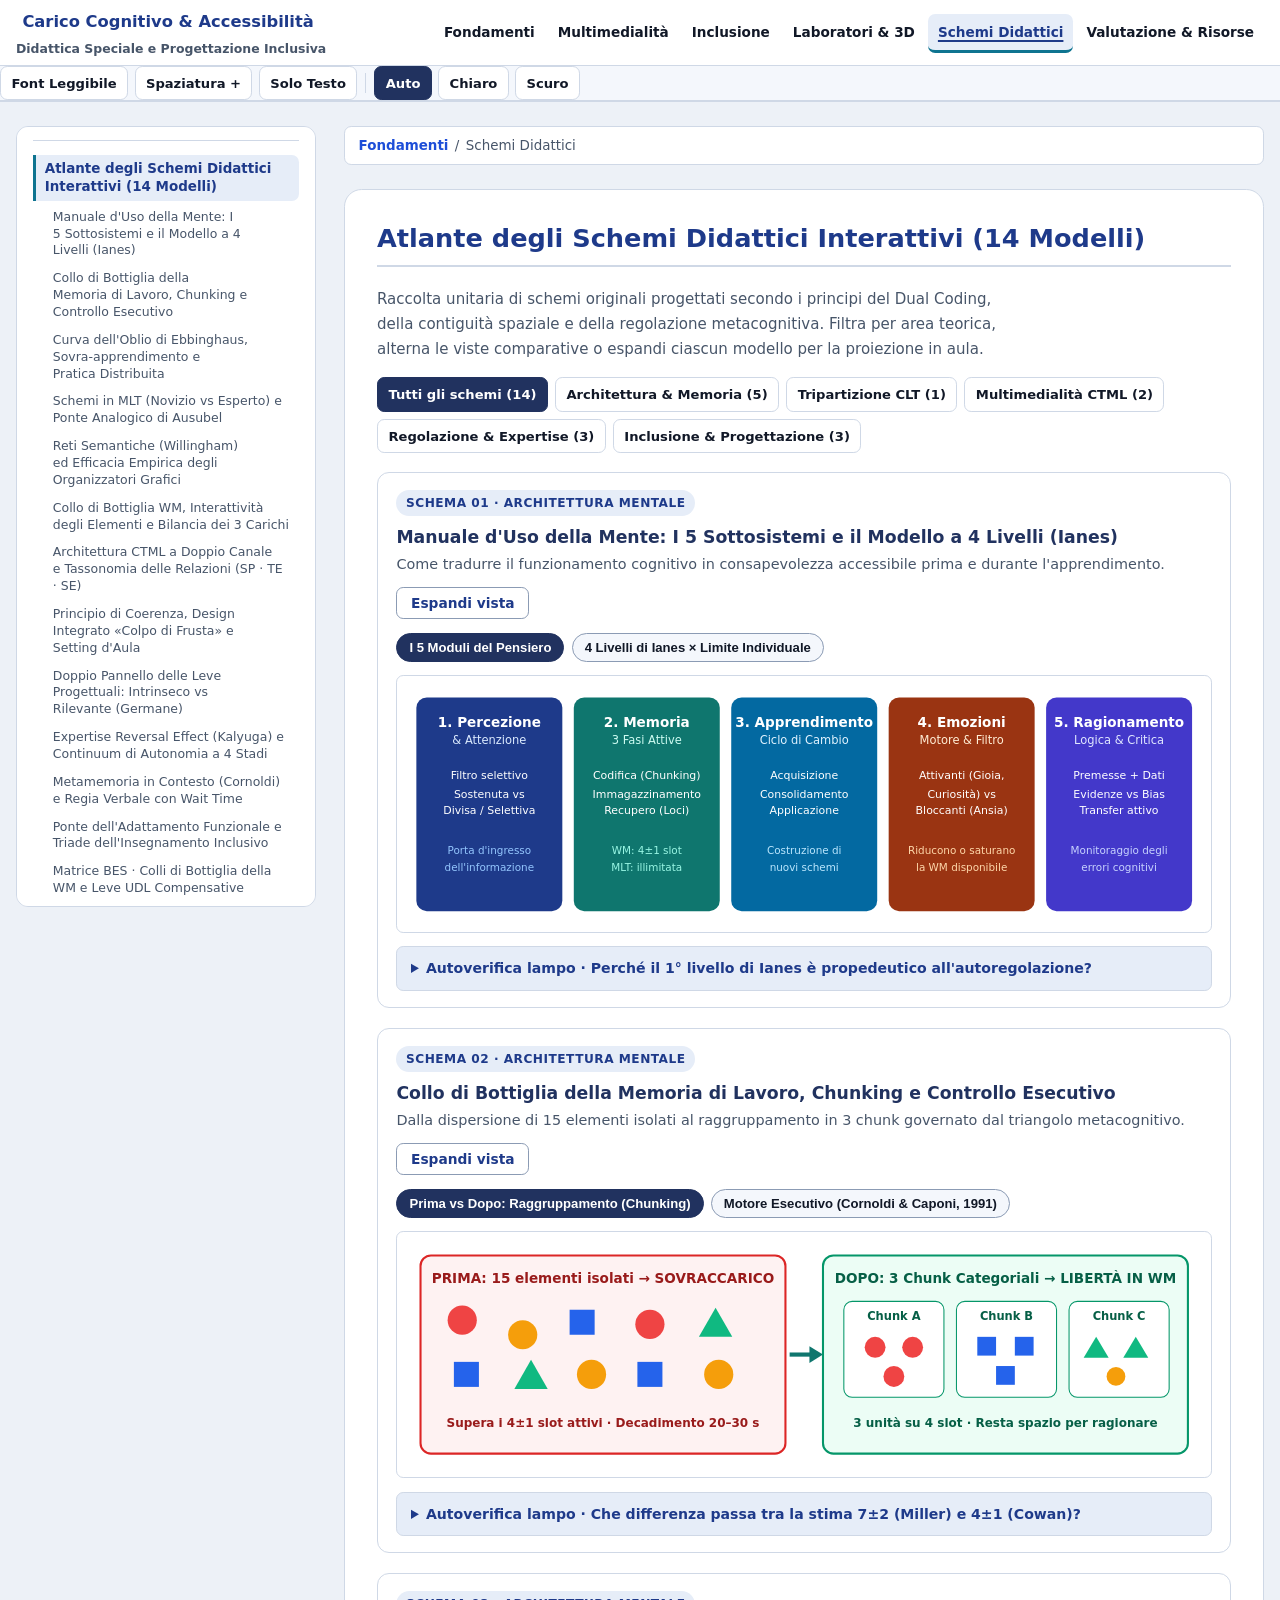
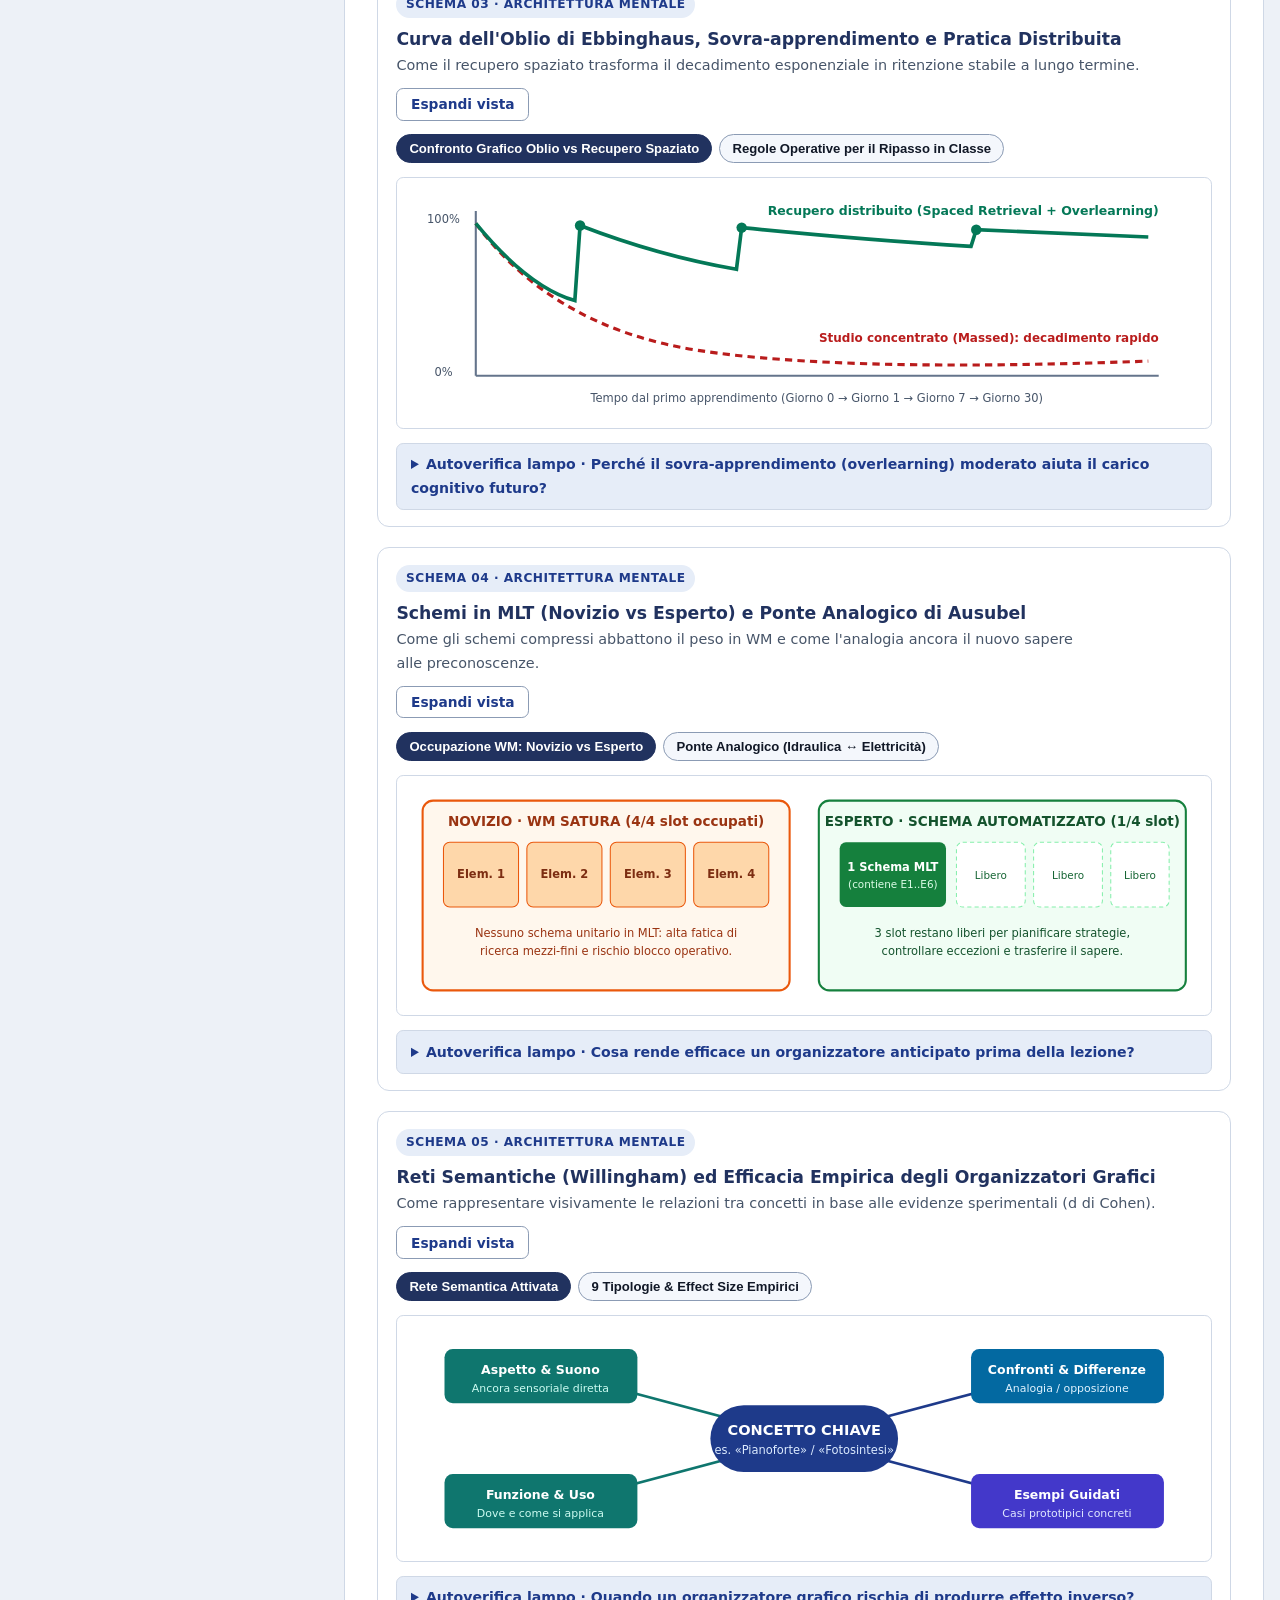
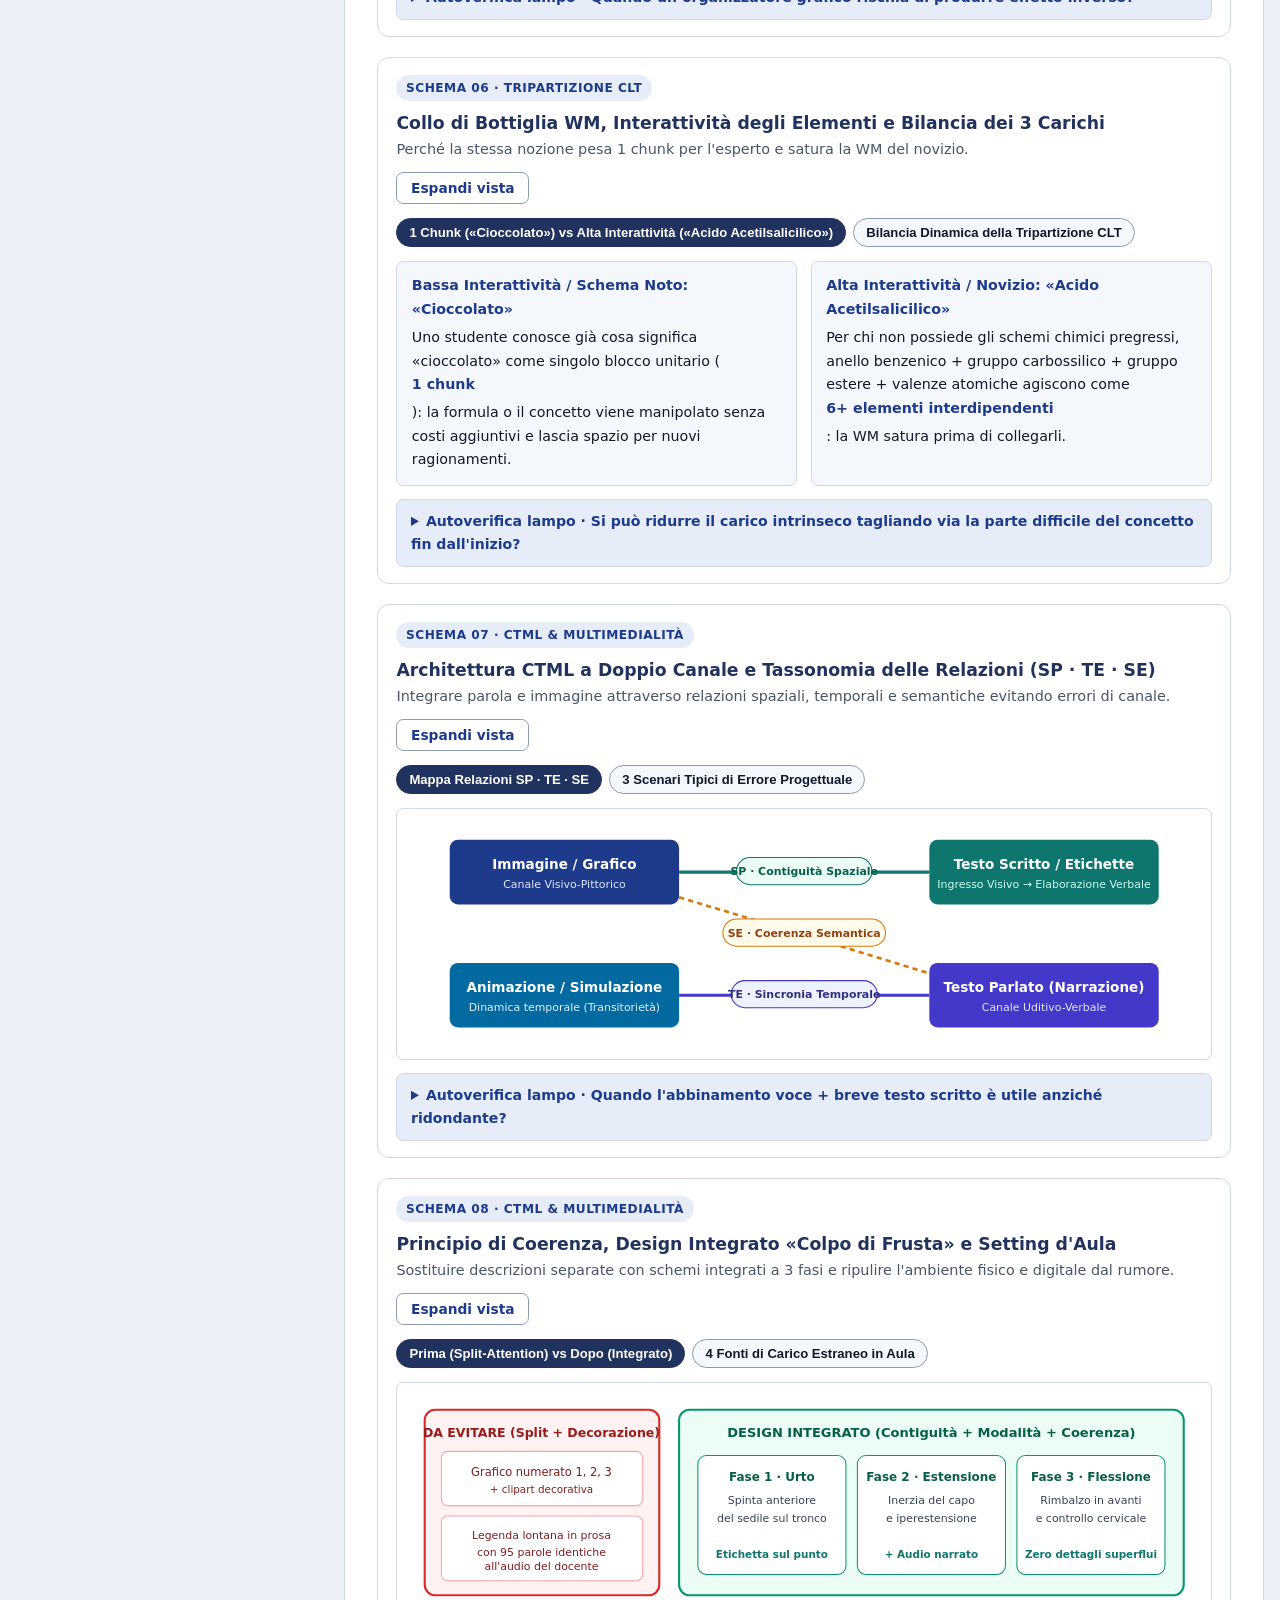
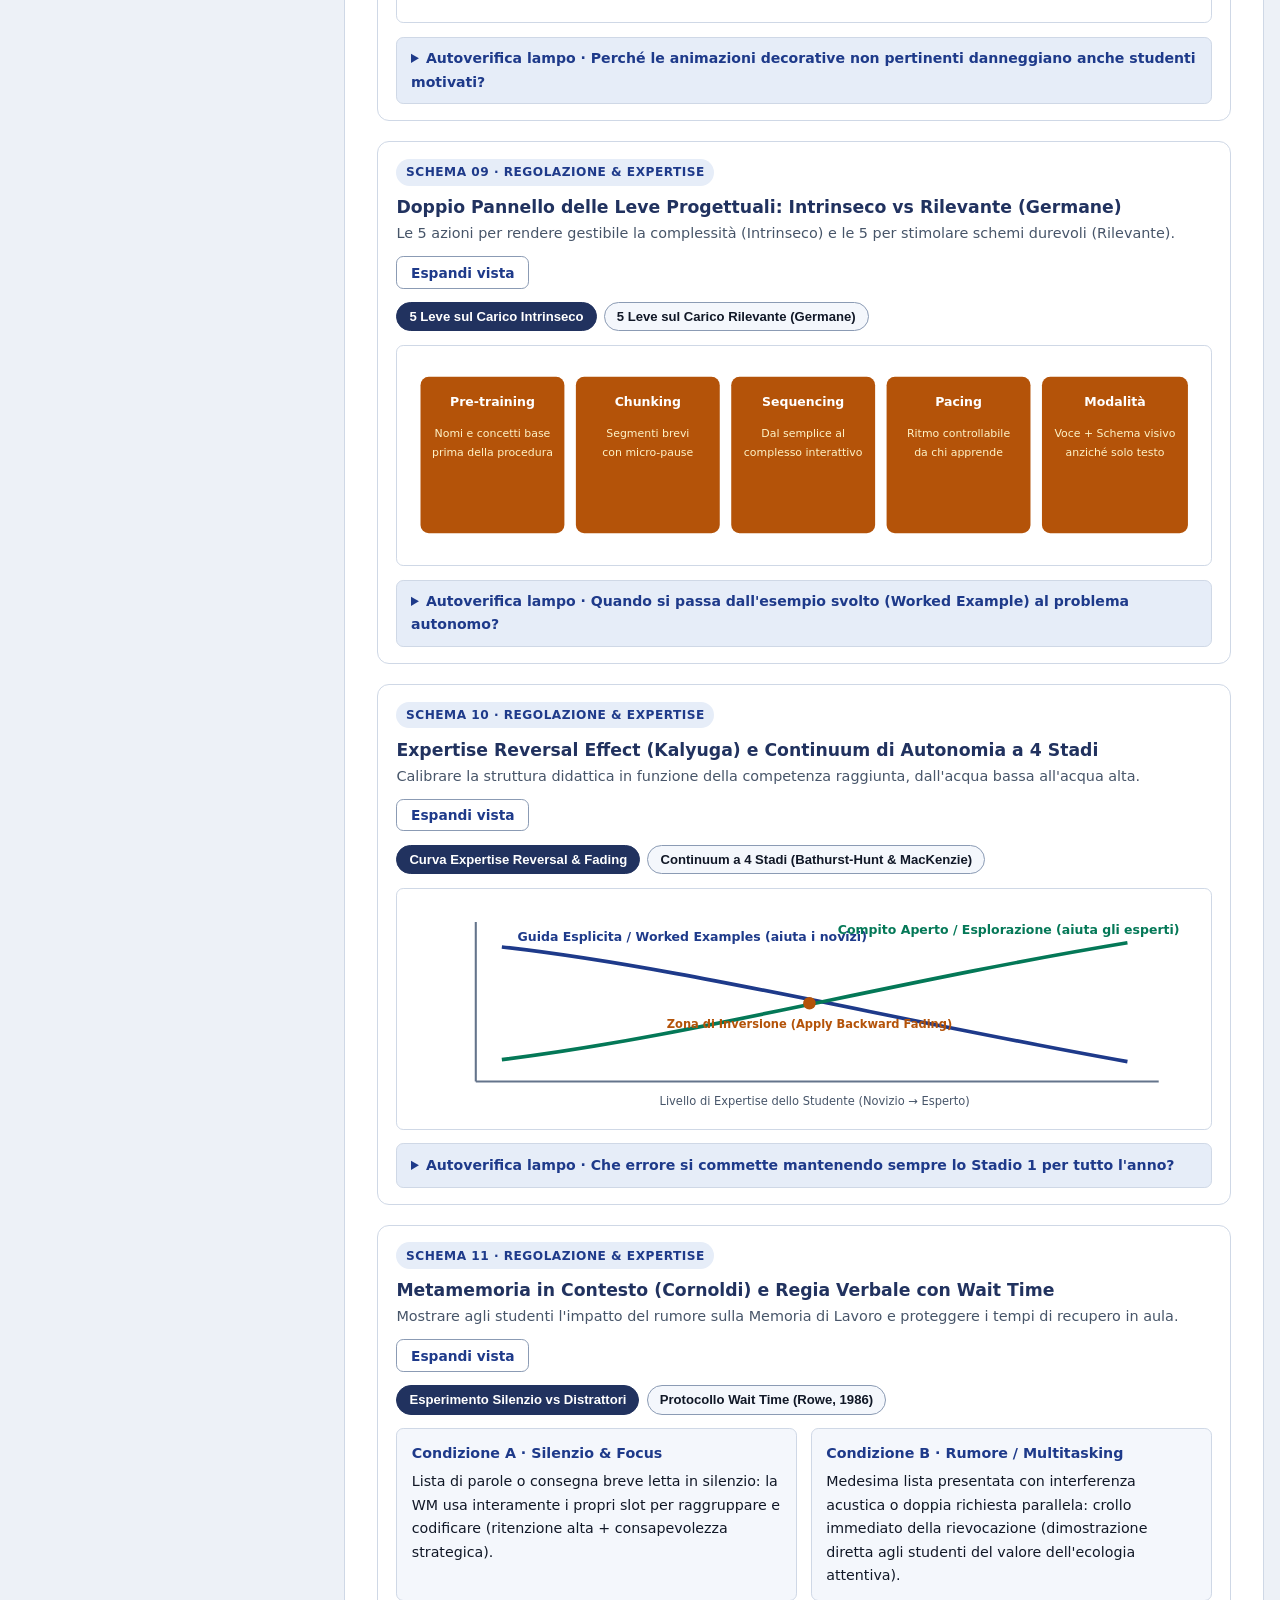
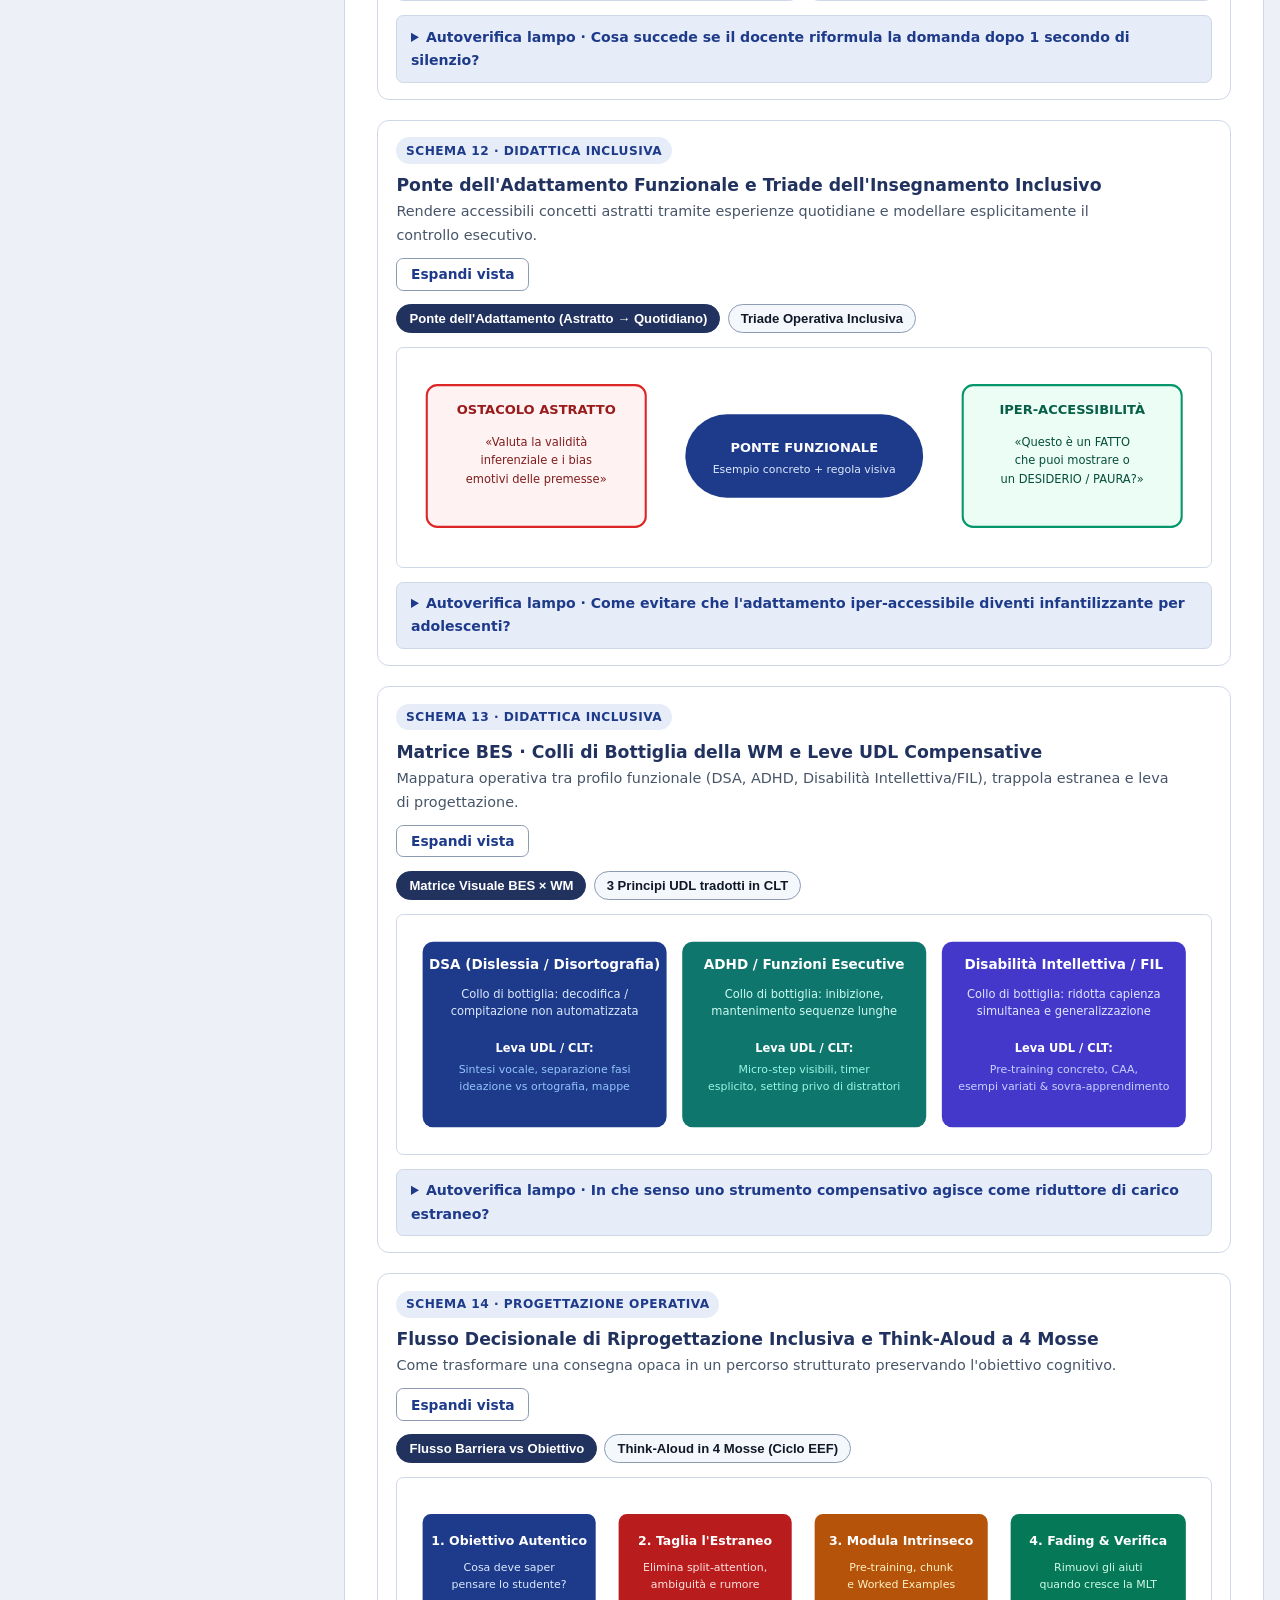
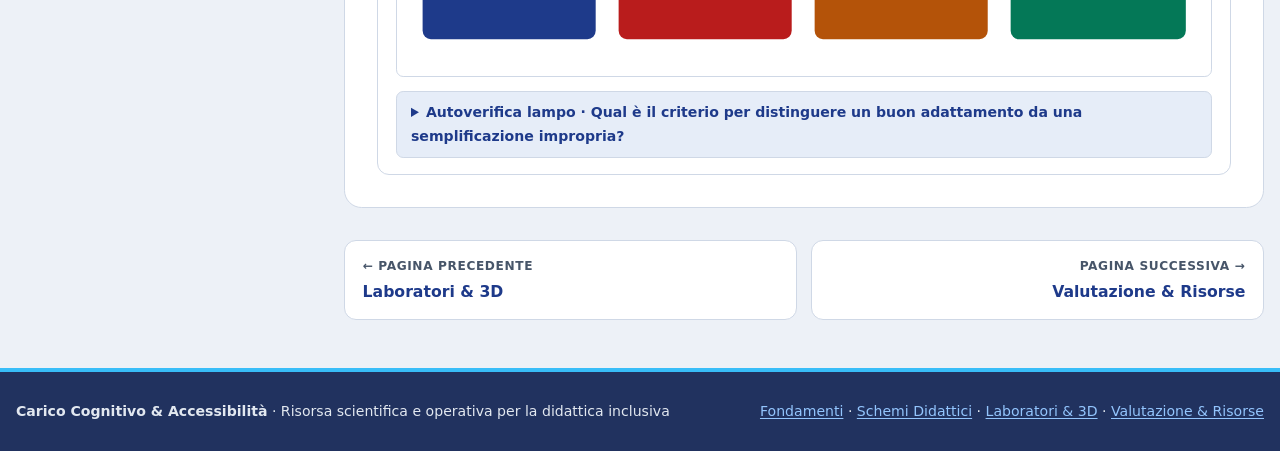
<file: schemi-didattici.html>
<!DOCTYPE html>
<html lang="it">
<head>
  <meta charset="UTF-8">
  <meta name="viewport" content="width=device-width, initial-scale=1.0">
  <meta name="color-scheme" content="light dark">
  <title>Atlante degli Schemi Didattici Interattivi — Carico Cognitivo</title>
  <meta name="description" content="14 schemi visivi interattivi ad alta accessibilità con Dual Coding, autoverifiche guidate e filtri per modello cognitivo.">
  <style id="standalone-schema-fallback">
/* Fallback completo per consultazione o embed standalone senza styles.css */
:where(:root) { color-scheme: light dark; --bg-page:#f4f7fb; --bg-surface:#ffffff; --bg-surface-alt:#f8fafc; --bg-tint:#eef5fc; --text-main:#1e293b; --text-muted:#475569; --text-accent:#0b4f6c; --border-subtle:#cbd5e1; --border-strong:#64748b; --brand-navy:#0f294a; --brand-teal:#0f766e; --load-intrinsic:#b45309; --load-extraneous:#dc2626; --load-germane:#0f766e; --radius-md:12px; --radius-sm:8px; --shadow-sm:0 2px 6px rgba(15,23,42,.06); --shadow-lg:0 14px 36px rgba(15,23,42,.18); }
@media (prefers-color-scheme: dark) {
  :where(:root) { --bg-page:#0b111e; --bg-surface:#131c2e; --bg-surface-alt:#19243b; --bg-tint:#1f2e4d; --text-main:#eef2ff; --text-muted:#b6c2d9; --text-accent:#bfdbfe; --border-subtle:#2b3a55; --border-strong:#4c6288; --load-intrinsic:#fbbf24; --load-extraneous:#fca5a5; --load-germane:#6ee7b7; }
}
html[data-standalone="true"] body { margin:0; font-family:system-ui,-apple-system,sans-serif; line-height:1.6; color:var(--text-main); background:var(--bg-page); }
html[data-standalone="true"] .topbar,
html[data-standalone="true"] .sidebar-nav,
html[data-standalone="true"] .breadcrumb,
html[data-standalone="true"] .page-pager,
html[data-standalone="true"] .site-footer,
html[data-standalone="true"] .skip-link,
html[data-standalone="true"] .scroll-progress { display:none !important; }
html[data-standalone="true"] .sr-only { position:absolute; width:1px; height:1px; overflow:hidden; clip:rect(0,0,0,0); white-space:nowrap; border:0; }
html[data-standalone="true"] .workspace-shell { max-width:1080px; margin:0 auto; padding:1.25rem 1rem 2.5rem; }
html[data-standalone="true"] .chapter-card { background:var(--bg-surface); border:1px solid var(--border-subtle); border-radius:var(--radius-md); padding:1.25rem; box-shadow:var(--shadow-sm); }
html[data-standalone="true"] .chapter-title { margin:0 0 .65rem; font-size:1.5rem; color:var(--text-accent); border-bottom:2px solid var(--border-subtle); padding-bottom:.5rem; }
html[data-standalone="true"] .lab-lead { margin:0 0 1rem; color:var(--text-muted); font-size:.95rem; }
html[data-standalone="true"] .ctrl-btn,
html[data-standalone="true"] .action-btn { display:inline-flex; align-items:center; gap:.35rem; padding:.42rem .75rem; border-radius:var(--radius-sm); border:1px solid var(--border-strong); background:var(--bg-surface-alt); color:var(--text-main); font-family:inherit; font-size:.84rem; font-weight:700; cursor:pointer; }
html[data-standalone="true"] .ctrl-btn[aria-pressed="true"] { background:var(--brand-navy); color:#fff; border-color:var(--brand-navy); }
html[data-standalone="true"] .enrichment-badge { display:inline-block; padding:.18rem .6rem; border-radius:999px; background:var(--bg-tint); color:var(--text-accent); font-size:.74rem; font-weight:800; text-transform:uppercase; letter-spacing:.04em; margin-bottom:.4rem; }
html[data-standalone="true"] [hidden] { display:none !important; }
html[data-standalone="true"] dialog#schema-modal { max-width:min(94vw,1080px); max-height:92vh; width:100%; padding:0; border:1px solid var(--border-strong); border-radius:var(--radius-md); background:var(--bg-surface); color:var(--text-main); box-shadow:var(--shadow-lg); }
html[data-standalone="true"] dialog#schema-modal::backdrop { background:rgba(8,15,30,.78); }
html[data-standalone="true"] .schema-modal-head,
html[data-standalone="true"] .schema-modal-foot { display:flex; flex-wrap:wrap; justify-content:space-between; align-items:center; gap:.65rem; padding:.75rem 1rem; background:var(--bg-surface-alt); border-bottom:1px solid var(--border-subtle); }
html[data-standalone="true"] .schema-modal-foot { border-bottom:0; border-top:1px solid var(--border-subtle); font-size:.86rem; }
html[data-standalone="true"] .schema-modal-body { padding:1rem; overflow:auto; max-height:74vh; }
:where(.schema-atlas-grid) { display:grid; gap:1.25rem; }
:where(.schema-card) { background:var(--bg-surface); border:1px solid var(--border-subtle); border-radius:var(--radius-md); padding:1rem 1.15rem; box-shadow:var(--shadow-sm); display:grid; gap:.85rem; }
:where(.schema-card-head) { display:flex; flex-wrap:wrap; justify-content:space-between; align-items:flex-start; gap:.65rem; }
:where(.schema-card-title) { margin:0; font-size:1.08rem; color:var(--text-accent); }
:where(.schema-card-subtitle) { margin:.25rem 0 0; font-size:.9rem; color:var(--text-muted); }
:where(.schema-controls) { display:flex; flex-wrap:wrap; gap:.45rem; }
:where(.schema-pill) { padding:.38rem .75rem; border-radius:999px; border:1px solid var(--border-strong); background:var(--bg-surface-alt); color:var(--text-main); font-size:.82rem; font-weight:700; cursor:pointer; }
:where(.schema-pill[aria-pressed="true"]) { background:var(--brand-navy); color:#fff; border-color:var(--brand-navy); }
:where(.schema-panel[hidden]) { display:none; }
:where(.schema-compare-grid) { display:grid; grid-template-columns:repeat(auto-fit,minmax(min(240px,100%),1fr)); gap:.85rem; }
:where(.schema-mini-box) { padding:.8rem .9rem; border-radius:var(--radius-sm); border:1px solid var(--border-subtle); background:var(--bg-surface-alt); font-size:.89rem; }
:where(.schema-mini-box strong) { display:block; margin-bottom:.3rem; color:var(--text-accent); }
:where(.schema-svg-wrap) { background:var(--bg-surface); border:1px solid var(--border-subtle); border-radius:var(--radius-sm); padding:.65rem; overflow-x:auto; }
:where(.schema-svg-wrap svg) { display:block; width:100%; height:auto; }
:where(.schema-selfcheck) { border:1px solid var(--border-subtle); border-radius:var(--radius-sm); background:var(--bg-tint); padding:.6rem .85rem; font-size:.88rem; }
:where(.schema-selfcheck summary) { cursor:pointer; font-weight:700; color:var(--text-accent); }
</style>
  <link rel="stylesheet" href="styles.css">
</head>
<body>
  <a class="skip-link" href="#main-content">Salta al contenuto principale</a>
  <div class="scroll-progress" aria-hidden="true"><div class="scroll-progress-bar"></div></div>

  <header class="topbar">
    <div class="topbar-nav-row">
      <div class="topbar-brand">
        <a class="topbar-home-link" href="index.html">
          <span class="topbar-title">Carico Cognitivo &amp; Accessibilità</span>
        </a>
        <span class="topbar-title-sub">Didattica Speciale e Progettazione Inclusiva</span>
      </div>

      <button type="button" id="menu-toggle-btn" class="menu-toggle-btn" popovertarget="site-nav" aria-controls="site-nav" aria-expanded="false" aria-label="Apri menu di navigazione">
        ☰ Menu
      </button>

      <nav id="site-nav" class="site-nav" popover="auto" aria-label="Navigazione principale del sito">
          <a href="index.html">Fondamenti</a>
          <a href="multimedialita.html">Multimedialità</a>
          <a href="inclusione.html">Inclusione</a>
          <a href="laboratori.html">Laboratori &amp; 3D</a>
          <a href="schemi-didattici.html" aria-current="page">Schemi Didattici</a>
          <a href="valutazione-risorse.html">Valutazione &amp; Risorse</a>
      </nav>
    </div>

    <div class="topbar-udl-row">
      <div class="topbar-controls" role="toolbar" aria-label="Controlli UDL di lettura e tema">
        <button type="button" id="mobile-toc-toggle" class="ctrl-btn mobile-toc-btn" aria-expanded="false" aria-controls="sidebar-nav">Sezioni</button>
        <button type="button" id="udl-font" class="ctrl-btn" aria-pressed="false" title="Attiva carattere ad alta leggibilità">Font Leggibile</button>
        <button type="button" id="udl-spacing" class="ctrl-btn" aria-pressed="false" title="Aumenta interlinea e spaziatura">Spaziatura +</button>
        <button type="button" id="udl-clean" class="ctrl-btn" aria-pressed="false" title="Nasconde i riquadri di approfondimento e schemi contestuali">Solo Testo</button>
        <span aria-hidden="true" style="width:1px;height:20px;background:var(--border-subtle);margin:0 0.1rem;"></span>
        <button type="button" id="theme-auto" class="ctrl-btn" aria-pressed="true">Auto</button>
        <button type="button" id="theme-light" class="ctrl-btn" aria-pressed="false">Chiaro</button>
        <button type="button" id="theme-dark" class="ctrl-btn" aria-pressed="false">Scuro</button>
      </div>
    </div>
  </header>

  <div class="workspace-shell">
    <aside class="sidebar-nav" id="sidebar-nav" aria-label="Indice di pagina e ricerca globale">
      <div class="search-box">
        <label for="doc-search-input" class="search-label">Cerca nel sito e in questa pagina</label>
        <div class="search-input-row">
          <input type="search" id="doc-search-input" class="search-input" placeholder="Es. split-attention, Ianes, fading..." autocomplete="off">
          <button type="button" id="doc-search-clear" class="ctrl-btn" aria-label="Pulisci ricerca" title="Pulisci ricerca">✕</button>
        </div>
        <div id="doc-search-status" class="search-status" aria-live="polite"></div>
        <div id="global-search-results" class="global-search-results" hidden aria-label="Risultati nelle altre pagine"></div>
      </div>

      <nav class="sidebar-pages" aria-label="Pagine del portale">
        <a class="sidebar-page-link" href="index.html"><span>Fondamenti</span></a>
        <a class="sidebar-page-link" href="multimedialita.html"><span>Multimedialità</span></a>
        <a class="sidebar-page-link" href="inclusione.html"><span>Inclusione</span></a>
        <a class="sidebar-page-link" href="laboratori.html"><span>Laboratori &amp; 3D</span></a>
        <a class="sidebar-page-link" href="schemi-didattici.html" aria-current="page"><span>Schemi Didattici</span></a>
        <a class="sidebar-page-link" href="valutazione-risorse.html"><span>Valutazione &amp; Risorse</span></a>
      </nav>

      <nav class="toc-nav" aria-label="Indice delle sezioni in questa pagina">
        <ul class="toc-list">
          <li><a class="" href="#atlante-schemi-didattici">Atlante degli Schemi Didattici Interattivi (14 Modelli)</a></li>
          <li><a class="toc-sublink" href="#schema-01">Manuale d&#x27;Uso della Mente: I 5 Sottosistemi e il Modello a 4 Livelli (Ianes)</a></li>
          <li><a class="toc-sublink" href="#schema-02">Collo di Bottiglia della Memoria di Lavoro, Chunking e Controllo Esecutivo</a></li>
          <li><a class="toc-sublink" href="#schema-03">Curva dell&#x27;Oblio di Ebbinghaus, Sovra-apprendimento e Pratica Distribuita</a></li>
          <li><a class="toc-sublink" href="#schema-04">Schemi in MLT (Novizio vs Esperto) e Ponte Analogico di Ausubel</a></li>
          <li><a class="toc-sublink" href="#schema-05">Reti Semantiche (Willingham) ed Efficacia Empirica degli Organizzatori Grafici</a></li>
          <li><a class="toc-sublink" href="#schema-06">Collo di Bottiglia WM, Interattività degli Elementi e Bilancia dei 3 Carichi</a></li>
          <li><a class="toc-sublink" href="#schema-07">Architettura CTML a Doppio Canale e Tassonomia delle Relazioni (SP · TE · SE)</a></li>
          <li><a class="toc-sublink" href="#schema-08">Principio di Coerenza, Design Integrato «Colpo di Frusta» e Setting d&#x27;Aula</a></li>
          <li><a class="toc-sublink" href="#schema-09">Doppio Pannello delle Leve Progettuali: Intrinseco vs Rilevante (Germane)</a></li>
          <li><a class="toc-sublink" href="#schema-10">Expertise Reversal Effect (Kalyuga) e Continuum di Autonomia a 4 Stadi</a></li>
          <li><a class="toc-sublink" href="#schema-11">Metamemoria in Contesto (Cornoldi) e Regia Verbale con Wait Time</a></li>
          <li><a class="toc-sublink" href="#schema-12">Ponte dell&#x27;Adattamento Funzionale e Triade dell&#x27;Insegnamento Inclusivo</a></li>
          <li><a class="toc-sublink" href="#schema-13">Matrice BES · Colli di Bottiglia della WM e Leve UDL Compensative</a></li>
          <li><a class="toc-sublink" href="#schema-14">Flusso Decisionale di Riprogettazione Inclusiva e Think-Aloud a 4 Mosse</a></li>
        </ul>
      </nav>
    </aside>

    <main id="main-content" class="content-column" tabindex="-1">
      <h1 class="sr-only">Atlante degli Schemi Didattici Interattivi</h1>
      <nav class="breadcrumb" aria-label="Percorso">
  <a href="index.html">Fondamenti</a>
  <span aria-hidden="true">/</span>
  <span aria-current="page">Schemi Didattici</span>
</nav>
      <section class="chapter-card" id="atlante-schemi-didattici" tabindex="-1" aria-labelledby="atlante-title">
  <h2 class="chapter-title" id="atlante-title">Atlante degli Schemi Didattici Interattivi (14 Modelli)</h2>
  <p class="lab-lead">Raccolta unitaria di schemi originali progettati secondo i principi del Dual Coding, della contiguità spaziale e della regolazione metacognitiva. Filtra per area teorica, alterna le viste comparative o espandi ciascun modello per la proiezione in aula.</p>
  <div style="display:flex; flex-wrap:wrap; gap:0.45rem; margin-bottom:1.15rem;" role="group" aria-label="Filtra schemi per area teorica">
    <button type="button" class="ctrl-btn" data-schema-filter="all" aria-pressed="true">Tutti gli schemi (14)</button>
    <button type="button" class="ctrl-btn" data-schema-filter="architettura" aria-pressed="false">Architettura &amp; Memoria (5)</button>
    <button type="button" class="ctrl-btn" data-schema-filter="carichi" aria-pressed="false">Tripartizione CLT (1)</button>
    <button type="button" class="ctrl-btn" data-schema-filter="multimedialita" aria-pressed="false">Multimedialità CTML (2)</button>
    <button type="button" class="ctrl-btn" data-schema-filter="regolazione" aria-pressed="false">Regolazione &amp; Expertise (3)</button>
    <button type="button" class="ctrl-btn" data-schema-filter="inclusione" aria-pressed="false">Inclusione &amp; Progettazione (3)</button>
  </div>
  <div class="schema-atlas-grid">
    <article class="schema-card" id="schema-01" data-schema-cat="architettura" aria-labelledby="schema-01-title">
  <div class="schema-card-head">
    <div>
      <span class="enrichment-badge">Schema 01 · Architettura Mentale</span>
      <h4 class="schema-card-title" id="schema-01-title">Manuale d'Uso della Mente: I 5 Sottosistemi e il Modello a 4 Livelli (Ianes)</h4>
      <p class="schema-card-subtitle">Come tradurre il funzionamento cognitivo in consapevolezza accessibile prima e durante l'apprendimento.</p>
    </div>
    <div class="schema-card-actions">
      <button type="button" class="action-btn action-btn-secondary" data-schema-expand="schema-01" aria-label="Espandi schema 01: Manuale d&#x27;Uso della Mente: I 5 Sottosistemi e il Modello a 4 Livelli (Ianes)">Espandi vista</button>
    </div>
  </div>
  <div class="schema-controls" role="group" aria-label="Viste interattive per Manuale d&#x27;Uso della Mente: I 5 Sottosistemi e il Modello a 4 Livelli (Ianes)">
    <button type="button" class="schema-pill" data-schema-switch="a" aria-pressed="true">I 5 Moduli del Pensiero</button>
    <button type="button" class="schema-pill" data-schema-switch="b" aria-pressed="false">4 Livelli di Ianes × Limite Individuale</button>
  </div>
  <div class="schema-panel" data-schema-panel="a">
    <div class="schema-svg-wrap"><svg viewBox="0 0 760 225" role="img" aria-label="Schema dei 5 moduli cognitivi: Percezione e Attenzione, Memoria, Apprendimento, Emozioni e Ragionamento Logico">
  <rect x="8" y="10" width="140" height="205" rx="10" fill="#1e3a8a"/>
  <text x="78" y="38" text-anchor="middle" fill="#ffffff" font-size="13" font-weight="700">1. Percezione</text>
  <text x="78" y="55" text-anchor="middle" fill="#dbeafe" font-size="11">&amp; Attenzione</text>
  <text x="78" y="88" text-anchor="middle" fill="#ffffff" font-size="10.5">Filtro selettivo</text>
  <text x="78" y="106" text-anchor="middle" fill="#ffffff" font-size="10.5">Sostenuta vs</text>
  <text x="78" y="122" text-anchor="middle" fill="#ffffff" font-size="10.5">Divisa / Selettiva</text>
  <text x="78" y="160" text-anchor="middle" fill="#93c5fd" font-size="10">Porta d'ingresso</text>
  <text x="78" y="176" text-anchor="middle" fill="#93c5fd" font-size="10">dell'informazione</text>

  <rect x="159" y="10" width="140" height="205" rx="10" fill="#0f766e"/>
  <text x="229" y="38" text-anchor="middle" fill="#ffffff" font-size="13" font-weight="700">2. Memoria</text>
  <text x="229" y="55" text-anchor="middle" fill="#ccfbf1" font-size="11">3 Fasi Attive</text>
  <text x="229" y="88" text-anchor="middle" fill="#ffffff" font-size="10.5">Codifica (Chunking)</text>
  <text x="229" y="106" text-anchor="middle" fill="#ffffff" font-size="10.5">Immagazzinamento</text>
  <text x="229" y="122" text-anchor="middle" fill="#ffffff" font-size="10.5">Recupero (Loci)</text>
  <text x="229" y="160" text-anchor="middle" fill="#99f6e4" font-size="10">WM: 4±1 slot</text>
  <text x="229" y="176" text-anchor="middle" fill="#99f6e4" font-size="10">MLT: illimitata</text>

  <rect x="310" y="10" width="140" height="205" rx="10" fill="#0369a1"/>
  <text x="380" y="38" text-anchor="middle" fill="#ffffff" font-size="13" font-weight="700">3. Apprendimento</text>
  <text x="380" y="55" text-anchor="middle" fill="#e0f2fe" font-size="11">Ciclo di Cambio</text>
  <text x="380" y="88" text-anchor="middle" fill="#ffffff" font-size="10.5">Acquisizione</text>
  <text x="380" y="106" text-anchor="middle" fill="#ffffff" font-size="10.5">Consolidamento</text>
  <text x="380" y="122" text-anchor="middle" fill="#ffffff" font-size="10.5">Applicazione</text>
  <text x="380" y="160" text-anchor="middle" fill="#bae6fd" font-size="10">Costruzione di</text>
  <text x="380" y="176" text-anchor="middle" fill="#bae6fd" font-size="10">nuovi schemi</text>

  <rect x="461" y="10" width="140" height="205" rx="10" fill="#9a3412"/>
  <text x="531" y="38" text-anchor="middle" fill="#ffffff" font-size="13" font-weight="700">4. Emozioni</text>
  <text x="531" y="55" text-anchor="middle" fill="#ffedd5" font-size="11">Motore &amp; Filtro</text>
  <text x="531" y="88" text-anchor="middle" fill="#ffffff" font-size="10.5">Attivanti (Gioia,</text>
  <text x="531" y="106" text-anchor="middle" fill="#ffffff" font-size="10.5">Curiosità) vs</text>
  <text x="531" y="122" text-anchor="middle" fill="#ffffff" font-size="10.5">Bloccanti (Ansia)</text>
  <text x="531" y="160" text-anchor="middle" fill="#fed7aa" font-size="10">Riducono o saturano</text>
  <text x="531" y="176" text-anchor="middle" fill="#fed7aa" font-size="10">la WM disponibile</text>

  <rect x="612" y="10" width="140" height="205" rx="10" fill="#4338ca"/>
  <text x="682" y="38" text-anchor="middle" fill="#ffffff" font-size="13" font-weight="700">5. Ragionamento</text>
  <text x="682" y="55" text-anchor="middle" fill="#e0e7ff" font-size="11">Logica &amp; Critica</text>
  <text x="682" y="88" text-anchor="middle" fill="#ffffff" font-size="10.5">Premesse + Dati</text>
  <text x="682" y="106" text-anchor="middle" fill="#ffffff" font-size="10.5">Evidenze vs Bias</text>
  <text x="682" y="122" text-anchor="middle" fill="#ffffff" font-size="10.5">Transfer attivo</text>
  <text x="682" y="160" text-anchor="middle" fill="#c7d2fe" font-size="10">Monitoraggio degli</text>
  <text x="682" y="176" text-anchor="middle" fill="#c7d2fe" font-size="10">errori cognitivi</text>
</svg></div>
  </div>
  <div class="schema-panel" data-schema-panel="b" hidden>
    <div class="schema-compare-grid">
  <div class="schema-mini-box"><strong>Architettura Universale (Norma)</strong>Tutti gli studenti condividono gli stessi sistemi di memoria, filtro attentivo e collo di bottiglia esecutivo: spiegare «come funziona la mente» demistifica l'errore come segnale di progetto, non come colpa personale.</div>
  <div class="schema-mini-box"><strong>Variabilità Individuale (Limite)</strong>Capacità attentiva, velocità di decodifica o automatismi variano fortemente: il docente specializzato trasforma i 4 livelli di Ianes (conoscenze → autoconsapevolezza → autoregolazione → locus/autoefficacia) in supporti tarati sul profilo reale.</div>
</div>
  </div>
  <details class="schema-selfcheck">
    <summary>Autoverifica lampo · Perché il 1° livello di Ianes è propedeutico all'autoregolazione?</summary>
    <p>Perché nessuno può regolare efficacemente attenzione, memoria o ansia (3° livello) senza possedere prima una rappresentazione chiara dei limiti fisiologici e dei meccanismi con cui la mente codifica e recupera (1° livello).</p>
  </details>
</article>
<article class="schema-card" id="schema-02" data-schema-cat="architettura" aria-labelledby="schema-02-title">
  <div class="schema-card-head">
    <div>
      <span class="enrichment-badge">Schema 02 · Architettura Mentale</span>
      <h4 class="schema-card-title" id="schema-02-title">Collo di Bottiglia della Memoria di Lavoro, Chunking e Controllo Esecutivo</h4>
      <p class="schema-card-subtitle">Dalla dispersione di 15 elementi isolati al raggruppamento in 3 chunk governato dal triangolo metacognitivo.</p>
    </div>
    <div class="schema-card-actions">
      <button type="button" class="action-btn action-btn-secondary" data-schema-expand="schema-02" aria-label="Espandi schema 02: Collo di Bottiglia della Memoria di Lavoro, Chunking e Controllo Esecutivo">Espandi vista</button>
    </div>
  </div>
  <div class="schema-controls" role="group" aria-label="Viste interattive per Collo di Bottiglia della Memoria di Lavoro, Chunking e Controllo Esecutivo">
    <button type="button" class="schema-pill" data-schema-switch="a" aria-pressed="true">Prima vs Dopo: Raggruppamento (Chunking)</button>
    <button type="button" class="schema-pill" data-schema-switch="b" aria-pressed="false">Motore Esecutivo (Cornoldi & Caponi, 1991)</button>
  </div>
  <div class="schema-panel" data-schema-panel="a">
    <div class="schema-svg-wrap"><svg viewBox="0 0 760 215" role="img" aria-label="Confronto tra 15 elementi sparsi che saturano la Memoria di Lavoro e 3 chunk organizzati che rientrano nel limite 4 più o meno 1">
  <rect x="12" y="12" width="350" height="190" rx="10" fill="#fef2f2" stroke="#dc2626" stroke-width="2"/>
  <text x="187" y="38" text-anchor="middle" fill="#991b1b" font-size="13" font-weight="700">PRIMA: 15 elementi isolati → SOVRACCARICO</text>
  <circle cx="52" cy="74" r="14" fill="#ef4444"/><circle cx="110" cy="88" r="14" fill="#f59e0b"/>
  <rect x="155" y="64" width="24" height="24" fill="#2563eb"/><circle cx="232" cy="78" r="14" fill="#ef4444"/>
  <polygon points="295,62 311,90 279,90" fill="#10b981"/>
  <rect x="44" y="114" width="24" height="24" fill="#2563eb"/><polygon points="118,112 134,140 102,140" fill="#10b981"/>
  <circle cx="176" cy="126" r="14" fill="#f59e0b"/><rect x="220" y="114" width="24" height="24" fill="#2563eb"/>
  <circle cx="298" cy="126" r="14" fill="#f59e0b"/>
  <text x="187" y="176" text-anchor="middle" fill="#991b1b" font-size="11.5" font-weight="700">Supera i 4±1 slot attivi · Decadimento 20–30 s</text>

  <line x1="366" y1="107" x2="386" y2="107" stroke="#0f766e" stroke-width="4"/><polygon points="385,99 398,107 385,115" fill="#0f766e"/>
  <rect x="398" y="12" width="350" height="190" rx="10" fill="#ecfdf5" stroke="#059669" stroke-width="2"/>
  <text x="573" y="38" text-anchor="middle" fill="#065f46" font-size="13" font-weight="700">DOPO: 3 Chunk Categoriali → LIBERTÀ IN WM</text>
  <rect x="418" y="56" width="96" height="92" rx="8" fill="#ffffff" stroke="#059669"/>
  <text x="466" y="74" text-anchor="middle" fill="#065f46" font-size="11" font-weight="700">Chunk A</text>
  <circle cx="448" cy="100" r="10" fill="#ef4444"/><circle cx="484" cy="100" r="10" fill="#ef4444"/><circle cx="466" cy="128" r="10" fill="#ef4444"/>
  <rect x="526" y="56" width="96" height="92" rx="8" fill="#ffffff" stroke="#059669"/>
  <text x="574" y="74" text-anchor="middle" fill="#065f46" font-size="11" font-weight="700">Chunk B</text>
  <rect x="546" y="90" width="18" height="18" fill="#2563eb"/><rect x="582" y="90" width="18" height="18" fill="#2563eb"/><rect x="564" y="118" width="18" height="18" fill="#2563eb"/>
  <rect x="634" y="56" width="96" height="92" rx="8" fill="#ffffff" stroke="#059669"/>
  <text x="682" y="74" text-anchor="middle" fill="#065f46" font-size="11" font-weight="700">Chunk C</text>
  <polygon points="660,90 672,110 648,110" fill="#10b981"/><polygon points="698,90 710,110 686,110" fill="#10b981"/><circle cx="679" cy="128" r="9" fill="#f59e0b"/>
  <text x="573" y="176" text-anchor="middle" fill="#065f46" font-size="11.5" font-weight="700">3 unità su 4 slot · Resta spazio per ragionare</text>
</svg></div>
  </div>
  <div class="schema-panel" data-schema-panel="b" hidden>
    <div class="schema-compare-grid">
  <div class="schema-mini-box"><strong>1. Conoscenza Metacognitiva</strong>Consapevolezza del proprio funzionamento mnestico (limiti 7±2 e 4±1, decadimento rapido senza ripasso) e del repertorio di strategie possibili.</div>
  <div class="schema-mini-box"><strong>2. Processi di Controllo Esecutivo</strong>Previsione della difficoltà, pianificazione del chunking, monitoraggio in itinere dell'attenzione e correzione di rotta.</div>
  <div class="schema-mini-box"><strong>3. Attività Cognitiva &amp; Prestazione</strong>Codifica profonda, organizzazione e transfer verso la Memoria a Lungo Termine con riduzione dello sforzo sprecato.</div>
</div>
  </div>
  <details class="schema-selfcheck">
    <summary>Autoverifica lampo · Che differenza passa tra la stima 7±2 (Miller) e 4±1 (Cowan)?</summary>
    <p>7±2 misura la ritenzione immediata passiva (es. ripetere una sequenza appena ascoltata); 4±1 riguarda gli elementi nuovi che la WM riesce a manipolare, confrontare e integrare simultaneamente durante un ragionamento attivo.</p>
  </details>
</article>
<article class="schema-card" id="schema-03" data-schema-cat="architettura" aria-labelledby="schema-03-title">
  <div class="schema-card-head">
    <div>
      <span class="enrichment-badge">Schema 03 · Architettura Mentale</span>
      <h4 class="schema-card-title" id="schema-03-title">Curva dell'Oblio di Ebbinghaus, Sovra-apprendimento e Pratica Distribuita</h4>
      <p class="schema-card-subtitle">Come il recupero spaziato trasforma il decadimento esponenziale in ritenzione stabile a lungo termine.</p>
    </div>
    <div class="schema-card-actions">
      <button type="button" class="action-btn action-btn-secondary" data-schema-expand="schema-03" aria-label="Espandi schema 03: Curva dell&#x27;Oblio di Ebbinghaus, Sovra-apprendimento e Pratica Distribuita">Espandi vista</button>
    </div>
  </div>
  <div class="schema-controls" role="group" aria-label="Viste interattive per Curva dell&#x27;Oblio di Ebbinghaus, Sovra-apprendimento e Pratica Distribuita">
    <button type="button" class="schema-pill" data-schema-switch="a" aria-pressed="true">Confronto Grafico Oblio vs Recupero Spaziato</button>
    <button type="button" class="schema-pill" data-schema-switch="b" aria-pressed="false">Regole Operative per il Ripasso in Classe</button>
  </div>
  <div class="schema-panel" data-schema-panel="a">
    <div class="schema-svg-wrap"><svg viewBox="0 0 760 220" role="img" aria-label="Curva dell'oblio di Ebbinghaus con studio concentrato che decade rapidamente rispetto a richiami distribuiti che stabilizzano il ricordo">
  <line x1="65" y1="180" x2="720" y2="180" stroke="#64748b" stroke-width="2"/>
  <line x1="65" y1="22" x2="65" y2="180" stroke="#64748b" stroke-width="2"/>
  <text x="34" y="34" text-anchor="middle" fill="var(--text-muted)" font-size="11">100%</text>
  <text x="34" y="180" text-anchor="middle" fill="var(--text-muted)" font-size="11">0%</text>
  <text x="392" y="205" text-anchor="middle" fill="var(--text-muted)" font-size="11">Tempo dal primo apprendimento (Giorno 0 → Giorno 1 → Giorno 7 → Giorno 30)</text>
  <path d="M65 34 Q140 135 280 156 T710 166" fill="none" stroke="var(--load-extraneous, #dc2626)" stroke-width="3" stroke-dasharray="7 5"/>
  <text x="720" y="148" text-anchor="end" fill="var(--load-extraneous, #dc2626)" font-size="11.5" font-weight="700">Studio concentrato (Massed): decadimento rapido</text>
  <path d="M65 34 Q115 95 160 108 L165 36 Q240 65 315 78 L320 38 Q440 50 540 56 L545 40 Q640 44 710 47" fill="none" stroke="var(--load-germane, #0f766e)" stroke-width="3.5"/>
  <circle cx="165" cy="36" r="5" fill="var(--load-germane, #0f766e)"/><circle cx="320" cy="38" r="5" fill="var(--load-germane, #0f766e)"/><circle cx="545" cy="40" r="5" fill="var(--load-germane, #0f766e)"/>
  <text x="720" y="26" text-anchor="end" fill="var(--load-germane, #0f766e)" font-size="12" font-weight="700">Recupero distribuito (Spaced Retrieval + Overlearning)</text>
</svg></div>
  </div>
  <div class="schema-panel" data-schema-panel="b" hidden>
    <div class="schema-compare-grid">
  <div class="schema-mini-box"><strong>Pratica Distribuita (d = 0,71)</strong>Frazionare il ripasso in brevi sessioni di recupero attivo distanziate nel tempo (1°, 3°, 7°, 21° giorno) stabilizza le tracce sinaptiche senza saturare la WM.</div>
  <div class="schema-mini-box"><strong>Pratica Intervallata e Variata (Interleaving)</strong>Alternare tipologie diverse di problemi o concetti impedisce l'illusione di competenza meccanica e potenzia la discriminazione degli schemi in MLT.</div>
</div>
  </div>
  <details class="schema-selfcheck">
    <summary>Autoverifica lampo · Perché il sovra-apprendimento (overlearning) moderato aiuta il carico cognitivo futuro?</summary>
    <p>Perché consolida gli schemi di base oltre la soglia minima di riuscita, rendendone il recupero automatico e liberando slot della Memoria di Lavoro per i compiti complessi successivi.</p>
  </details>
</article>
<article class="schema-card" id="schema-04" data-schema-cat="architettura" aria-labelledby="schema-04-title">
  <div class="schema-card-head">
    <div>
      <span class="enrichment-badge">Schema 04 · Architettura Mentale</span>
      <h4 class="schema-card-title" id="schema-04-title">Schemi in MLT (Novizio vs Esperto) e Ponte Analogico di Ausubel</h4>
      <p class="schema-card-subtitle">Come gli schemi compressi abbattono il peso in WM e come l'analogia ancora il nuovo sapere alle preconoscenze.</p>
    </div>
    <div class="schema-card-actions">
      <button type="button" class="action-btn action-btn-secondary" data-schema-expand="schema-04" aria-label="Espandi schema 04: Schemi in MLT (Novizio vs Esperto) e Ponte Analogico di Ausubel">Espandi vista</button>
    </div>
  </div>
  <div class="schema-controls" role="group" aria-label="Viste interattive per Schemi in MLT (Novizio vs Esperto) e Ponte Analogico di Ausubel">
    <button type="button" class="schema-pill" data-schema-switch="a" aria-pressed="true">Occupazione WM: Novizio vs Esperto</button>
    <button type="button" class="schema-pill" data-schema-switch="b" aria-pressed="false">Ponte Analogico (Idraulica ↔ Elettricità)</button>
  </div>
  <div class="schema-panel" data-schema-panel="a">
    <div class="schema-svg-wrap"><svg viewBox="0 0 760 210" role="img" aria-label="Novizio con 4 slot di WM saturati da micro-elementi isolati rispetto all'Esperto che occupa 1 solo slot con uno schema automatizzato dalla MLT">
  <rect x="14" y="14" width="352" height="182" rx="10" fill="#fff7ed" stroke="#ea580c" stroke-width="2"/>
  <text x="190" y="38" text-anchor="middle" fill="#9a3412" font-size="13" font-weight="700">NOVIZIO · WM SATURA (4/4 slot occupati)</text>
  <rect x="34" y="54" width="72" height="62" rx="6" fill="#fed7aa" stroke="#ea580c"/>
  <text x="70" y="88" text-anchor="middle" fill="#7c2d12" font-size="11" font-weight="700">Elem. 1</text>
  <rect x="114" y="54" width="72" height="62" rx="6" fill="#fed7aa" stroke="#ea580c"/>
  <text x="150" y="88" text-anchor="middle" fill="#7c2d12" font-size="11" font-weight="700">Elem. 2</text>
  <rect x="194" y="54" width="72" height="62" rx="6" fill="#fed7aa" stroke="#ea580c"/>
  <text x="230" y="88" text-anchor="middle" fill="#7c2d12" font-size="11" font-weight="700">Elem. 3</text>
  <rect x="274" y="54" width="72" height="62" rx="6" fill="#fed7aa" stroke="#ea580c"/>
  <text x="310" y="88" text-anchor="middle" fill="#7c2d12" font-size="11" font-weight="700">Elem. 4</text>
  <text x="190" y="145" text-anchor="middle" fill="#9a3412" font-size="11">Nessuno schema unitario in MLT: alta fatica di</text>
  <text x="190" y="162" text-anchor="middle" fill="#9a3412" font-size="11">ricerca mezzi-fini e rischio blocco operativo.</text>

  <rect x="394" y="14" width="352" height="182" rx="10" fill="#f0fdf4" stroke="#15803d" stroke-width="2"/>
  <text x="570" y="38" text-anchor="middle" fill="#14532d" font-size="13" font-weight="700">ESPERTO · SCHEMA AUTOMATIZZATO (1/4 slot)</text>
  <rect x="414" y="54" width="102" height="62" rx="6" fill="#15803d"/>
  <text x="465" y="82" text-anchor="middle" fill="#ffffff" font-size="11" font-weight="700">1 Schema MLT</text>
  <text x="465" y="98" text-anchor="middle" fill="#dcfce7" font-size="10">(contiene E1..E6)</text>
  <rect x="526" y="54" width="66" height="62" rx="6" fill="#ffffff" stroke="#86efac" stroke-dasharray="4 3"/>
  <text x="559" y="89" text-anchor="middle" fill="#166534" font-size="10">Libero</text>
  <rect x="600" y="54" width="66" height="62" rx="6" fill="#ffffff" stroke="#86efac" stroke-dasharray="4 3"/>
  <text x="633" y="89" text-anchor="middle" fill="#166534" font-size="10">Libero</text>
  <rect x="674" y="54" width="56" height="62" rx="6" fill="#ffffff" stroke="#86efac" stroke-dasharray="4 3"/>
  <text x="702" y="89" text-anchor="middle" fill="#166534" font-size="10">Libero</text>
  <text x="570" y="145" text-anchor="middle" fill="#14532d" font-size="11">3 slot restano liberi per pianificare strategie,</text>
  <text x="570" y="162" text-anchor="middle" fill="#14532d" font-size="11">controllare eccezioni e trasferire il sapere.</text>
</svg></div>
  </div>
  <div class="schema-panel" data-schema-panel="b" hidden>
    <div class="schema-compare-grid">
  <div class="schema-mini-box"><strong>Dominio Noto (Circuito Idraulico)</strong>Pompa che spinge l'acqua · Dislivello di pressione (<em>h</em>) · Portata d'acqua nei tubi · Turbina che gira.</div>
  <div class="schema-mini-box"><strong>Nuovo Dominio Ancorato (Circuito Elettrico)</strong>Generatore/Pila che spinge le cariche · Differenza di potenziale (<em>ΔV</em>) · Intensità di corrente nei cavi · Lampadina/Utilizzatore.</div>
</div>
  </div>
  <details class="schema-selfcheck">
    <summary>Autoverifica lampo · Cosa rende efficace un organizzatore anticipato prima della lezione?</summary>
    <p>Attivare uno schema preesistente nella MLT (es. l'esperienza concreta con l'acqua) a cui il nuovo concetto astratto (potenziale e corrente) si aggancia immediatamente riducendo l'interattività percepita.</p>
  </details>
</article>
<article class="schema-card" id="schema-05" data-schema-cat="architettura" aria-labelledby="schema-05-title">
  <div class="schema-card-head">
    <div>
      <span class="enrichment-badge">Schema 05 · Architettura Mentale</span>
      <h4 class="schema-card-title" id="schema-05-title">Reti Semantiche (Willingham) ed Efficacia Empirica degli Organizzatori Grafici</h4>
      <p class="schema-card-subtitle">Come rappresentare visivamente le relazioni tra concetti in base alle evidenze sperimentali (d di Cohen).</p>
    </div>
    <div class="schema-card-actions">
      <button type="button" class="action-btn action-btn-secondary" data-schema-expand="schema-05" aria-label="Espandi schema 05: Reti Semantiche (Willingham) ed Efficacia Empirica degli Organizzatori Grafici">Espandi vista</button>
    </div>
  </div>
  <div class="schema-controls" role="group" aria-label="Viste interattive per Reti Semantiche (Willingham) ed Efficacia Empirica degli Organizzatori Grafici">
    <button type="button" class="schema-pill" data-schema-switch="a" aria-pressed="true">Rete Semantica Attivata</button>
    <button type="button" class="schema-pill" data-schema-switch="b" aria-pressed="false">9 Tipologie & Effect Size Empirici</button>
  </div>
  <div class="schema-panel" data-schema-panel="a">
    <div class="schema-svg-wrap"><svg viewBox="0 0 760 215" role="img" aria-label="Rete semantica centrata su un concetto che collega attributi percettivi, funzionali e confronti disciplinari">
  <line x1="380" y1="108" x2="155" y2="48" stroke="#0f766e" stroke-width="2.5"/>
  <line x1="380" y1="108" x2="155" y2="168" stroke="#0f766e" stroke-width="2.5"/>
  <line x1="380" y1="108" x2="605" y2="48" stroke="#1e3a8a" stroke-width="2.5"/>
  <line x1="380" y1="108" x2="605" y2="168" stroke="#1e3a8a" stroke-width="2.5"/>
  <rect x="290" y="76" width="180" height="64" rx="32" fill="#1e3a8a"/>
  <text x="380" y="105" text-anchor="middle" fill="#ffffff" font-size="14" font-weight="700">CONCETTO CHIAVE</text>
  <text x="380" y="123" text-anchor="middle" fill="#dbeafe" font-size="11">es. «Pianoforte» / «Fotosintesi»</text>
  <rect x="35" y="22" width="185" height="52" rx="8" fill="#0f766e"/>
  <text x="127" y="46" text-anchor="middle" fill="#ffffff" font-size="12" font-weight="700">Aspetto &amp; Suono</text>
  <text x="127" y="63" text-anchor="middle" fill="#ccfbf1" font-size="10.5">Ancora sensoriale diretta</text>
  <rect x="35" y="142" width="185" height="52" rx="8" fill="#0f766e"/>
  <text x="127" y="166" text-anchor="middle" fill="#ffffff" font-size="12" font-weight="700">Funzione &amp; Uso</text>
  <text x="127" y="183" text-anchor="middle" fill="#ccfbf1" font-size="10.5">Dove e come si applica</text>
  <rect x="540" y="22" width="185" height="52" rx="8" fill="#0369a1"/>
  <text x="632" y="46" text-anchor="middle" fill="#ffffff" font-size="12" font-weight="700">Confronti &amp; Differenze</text>
  <text x="632" y="63" text-anchor="middle" fill="#e0f2fe" font-size="10.5">Analogia / opposizione</text>
  <rect x="540" y="142" width="185" height="52" rx="8" fill="#4338ca"/>
  <text x="632" y="166" text-anchor="middle" fill="#ffffff" font-size="12" font-weight="700">Esempi Guidati</text>
  <text x="632" y="183" text-anchor="middle" fill="#e0e7ff" font-size="10.5">Casi prototipici concreti</text>
</svg></div>
  </div>
  <div class="schema-panel" data-schema-panel="b" hidden>
    <div class="schema-compare-grid">
  <div class="schema-mini-box"><strong>Effect Size Documentati (Hattie / Marzano)</strong><ul><li><strong>Organizzatori grafici integrati:</strong> d = 1,07</li><li><strong>Grafi orientati causa-effetto:</strong> d = 0,62</li><li><strong>Mappe concettuali strutturate:</strong> d = 0,57</li><li><strong>Disegni esplicativi pertinenti:</strong> d = 0,40</li></ul></div>
  <div class="schema-mini-box"><strong>Le 9 Forme Didattiche Utili</strong>Linea del tempo · Tabella comparativa · Diagramma di flusso · Mappa gerarchica · Schema a raggiera · Diagramma di Venn · Matrice T · Mappa causa-effetto · Organizzatore anticipato visivo.</div>
</div>
  </div>
  <details class="schema-selfcheck">
    <summary>Autoverifica lampo · Quando un organizzatore grafico rischia di produrre effetto inverso?</summary>
    <p>Quando è troppo denso, privo di legami espliciti tra nodi o privo di parole-legame: in quel caso diventa ricerca visiva dispersiva (carico estraneo) anziché scaffolding.</p>
  </details>
</article>
<article class="schema-card" id="schema-06" data-schema-cat="carichi" aria-labelledby="schema-06-title">
  <div class="schema-card-head">
    <div>
      <span class="enrichment-badge">Schema 06 · Tripartizione CLT</span>
      <h4 class="schema-card-title" id="schema-06-title">Collo di Bottiglia WM, Interattività degli Elementi e Bilancia dei 3 Carichi</h4>
      <p class="schema-card-subtitle">Perché la stessa nozione pesa 1 chunk per l'esperto e satura la WM del novizio.</p>
    </div>
    <div class="schema-card-actions">
      <button type="button" class="action-btn action-btn-secondary" data-schema-expand="schema-06" aria-label="Espandi schema 06: Collo di Bottiglia WM, Interattività degli Elementi e Bilancia dei 3 Carichi">Espandi vista</button>
    </div>
  </div>
  <div class="schema-controls" role="group" aria-label="Viste interattive per Collo di Bottiglia WM, Interattività degli Elementi e Bilancia dei 3 Carichi">
    <button type="button" class="schema-pill" data-schema-switch="a" aria-pressed="true">1 Chunk («Cioccolato») vs Alta Interattività («Acido Acetilsalicilico»)</button>
    <button type="button" class="schema-pill" data-schema-switch="b" aria-pressed="false">Bilancia Dinamica della Tripartizione CLT</button>
  </div>
  <div class="schema-panel" data-schema-panel="a">
    <div class="schema-compare-grid">
  <div class="schema-mini-box"><strong>Bassa Interattività / Schema Noto: «Cioccolato»</strong>Uno studente conosce già cosa significa «cioccolato» come singolo blocco unitario (<strong>1 chunk</strong>): la formula o il concetto viene manipolato senza costi aggiuntivi e lascia spazio per nuovi ragionamenti.</div>
  <div class="schema-mini-box"><strong>Alta Interattività / Novizio: «Acido Acetilsalicilico»</strong>Per chi non possiede gli schemi chimici pregressi, anello benzenico + gruppo carbossilico + gruppo estere + valenze atomiche agiscono come <strong>6+ elementi interdipendenti</strong>: la WM satura prima di collegarli.</div>
</div>
  </div>
  <div class="schema-panel" data-schema-panel="b" hidden>
    <div class="schema-svg-wrap"><svg viewBox="0 0 760 215" role="img" aria-label="Bilancia dei tre carichi cognitivi entro il tetto fisso della Memoria di Lavoro: ridurre il carico estraneo e governare l'intrinseco per liberare spazio al carico rilevante">
  <rect x="20" y="18" width="720" height="28" rx="6" fill="#0f172a"/>
  <text x="380" y="37" text-anchor="middle" fill="#ffffff" font-size="12" font-weight="700">LIMITE BIOLOGICO FISSO DELLA MEMORIA DI LAVORO (100% DISPONIBILE)</text>
  <rect x="20" y="64" width="340" height="128" rx="8" fill="#fef2f2" stroke="#dc2626" stroke-width="2"/>
  <text x="190" y="88" text-anchor="middle" fill="#991b1b" font-size="12.5" font-weight="700">PROGETTAZIONE DISPERSIVA (OVERLOAD)</text>
  <rect x="36" y="102" width="150" height="38" rx="4" fill="#dc2626"/>
  <text x="111" y="125" text-anchor="middle" fill="#ffffff" font-size="11" font-weight="700">Estraneo (45%)</text>
  <rect x="190" y="102" width="150" height="38" rx="4" fill="#d97706"/>
  <text x="265" y="125" text-anchor="middle" fill="#ffffff" font-size="11" font-weight="700">Intrinseco (45%)</text>
  <rect x="36" y="148" width="304" height="28" rx="4" fill="#94a3b8"/>
  <text x="188" y="166" text-anchor="middle" fill="#0f172a" font-size="11" font-weight="700">Rilevante / Germane soffocato (10%)</text>

  <rect x="400" y="64" width="340" height="128" rx="8" fill="#ecfdf5" stroke="#059669" stroke-width="2"/>
  <text x="570" y="88" text-anchor="middle" fill="#065f46" font-size="12.5" font-weight="700">PROGETTAZIONE CALIBRATA (OTTIMALE)</text>
  <rect x="416" y="102" width="48" height="38" rx="4" fill="#dc2626"/>
  <text x="440" y="125" text-anchor="middle" fill="#ffffff" font-size="10" font-weight="700">Est. 8%</text>
  <rect x="468" y="102" width="124" height="38" rx="4" fill="#d97706"/>
  <text x="530" y="125" text-anchor="middle" fill="#ffffff" font-size="11" font-weight="700">Intrinseco (38%)</text>
  <rect x="596" y="102" width="128" height="38" rx="4" fill="#059669"/>
  <text x="660" y="125" text-anchor="middle" fill="#ffffff" font-size="11" font-weight="700">Rilevante (54%)</text>
  <text x="570" y="166" text-anchor="middle" fill="#065f46" font-size="11" font-weight="700">Più risorse libere per costruire schemi stabili!</text>
</svg></div>
  </div>
  <details class="schema-selfcheck">
    <summary>Autoverifica lampo · Si può ridurre il carico intrinseco tagliando via la parte difficile del concetto fin dall'inizio?</summary>
    <p>No: va governato tramite pre-training, segmentazione e sequenziamento graduale (semplice → complesso), mantenendo però integro il traguardo disciplinare finale.</p>
  </details>
</article>
<article class="schema-card" id="schema-07" data-schema-cat="multimedialita" aria-labelledby="schema-07-title">
  <div class="schema-card-head">
    <div>
      <span class="enrichment-badge">Schema 07 · CTML & Multimedialità</span>
      <h4 class="schema-card-title" id="schema-07-title">Architettura CTML a Doppio Canale e Tassonomia delle Relazioni (SP · TE · SE)</h4>
      <p class="schema-card-subtitle">Integrare parola e immagine attraverso relazioni spaziali, temporali e semantiche evitando errori di canale.</p>
    </div>
    <div class="schema-card-actions">
      <button type="button" class="action-btn action-btn-secondary" data-schema-expand="schema-07" aria-label="Espandi schema 07: Architettura CTML a Doppio Canale e Tassonomia delle Relazioni (SP · TE · SE)">Espandi vista</button>
    </div>
  </div>
  <div class="schema-controls" role="group" aria-label="Viste interattive per Architettura CTML a Doppio Canale e Tassonomia delle Relazioni (SP · TE · SE)">
    <button type="button" class="schema-pill" data-schema-switch="a" aria-pressed="true">Mappa Relazioni SP · TE · SE</button>
    <button type="button" class="schema-pill" data-schema-switch="b" aria-pressed="false">3 Scenari Tipici di Errore Progettuale</button>
  </div>
  <div class="schema-panel" data-schema-panel="a">
    <div class="schema-svg-wrap"><svg viewBox="0 0 760 220" role="img" aria-label="Relazioni spaziali, temporali e semantiche tra Immagine, Testo Scritto, Testo Parlato e Animazione">
  <rect x="40" y="20" width="220" height="62" rx="8" fill="#1e3a8a"/>
  <text x="150" y="48" text-anchor="middle" fill="#ffffff" font-size="13" font-weight="700">Immagine / Grafico</text>
  <text x="150" y="66" text-anchor="middle" fill="#dbeafe" font-size="10.5">Canale Visivo-Pittorico</text>

  <rect x="500" y="20" width="220" height="62" rx="8" fill="#0f766e"/>
  <text x="610" y="48" text-anchor="middle" fill="#ffffff" font-size="13" font-weight="700">Testo Scritto / Etichette</text>
  <text x="610" y="66" text-anchor="middle" fill="#ccfbf1" font-size="10.5">Ingresso Visivo → Elaborazione Verbale</text>

  <rect x="40" y="138" width="220" height="62" rx="8" fill="#0369a1"/>
  <text x="150" y="166" text-anchor="middle" fill="#ffffff" font-size="13" font-weight="700">Animazione / Simulazione</text>
  <text x="150" y="184" text-anchor="middle" fill="#e0f2fe" font-size="10.5">Dinamica temporale (Transitorietà)</text>

  <rect x="500" y="138" width="220" height="62" rx="8" fill="#4338ca"/>
  <text x="610" y="166" text-anchor="middle" fill="#ffffff" font-size="13" font-weight="700">Testo Parlato (Narrazione)</text>
  <text x="610" y="184" text-anchor="middle" fill="#e0e7ff" font-size="10.5">Canale Uditivo-Verbale</text>

  <line x1="260" y1="51" x2="500" y2="51" stroke="#0f766e" stroke-width="3"/>
  <rect x="315" y="37" width="130" height="26" rx="13" fill="#ecfdf5" stroke="#0f766e"/>
  <text x="380" y="54" text-anchor="middle" fill="#065f46" font-size="10.5" font-weight="700">SP · Contiguità Spaziale</text>

  <line x1="260" y1="169" x2="500" y2="169" stroke="#4338ca" stroke-width="3"/>
  <rect x="310" y="155" width="140" height="26" rx="13" fill="#eef2ff" stroke="#4338ca"/>
  <text x="380" y="172" text-anchor="middle" fill="#312e81" font-size="10.5" font-weight="700">TE · Sincronia Temporale</text>

  <line x1="260" y1="75" x2="500" y2="148" stroke="#d97706" stroke-width="2.5" stroke-dasharray="5 4"/>
  <rect x="302" y="96" width="156" height="26" rx="13" fill="#fffbeb" stroke="#d97706"/>
  <text x="380" y="113" text-anchor="middle" fill="#92400e" font-size="10.5" font-weight="700">SE · Coerenza Semantica</text>
</svg></div>
  </div>
  <div class="schema-panel" data-schema-panel="b" hidden>
    <div class="schema-compare-grid">
  <div class="schema-mini-box"><strong>Scenario 1 · Sovraccarico Visivo (Modality Violation)</strong>Animazione complessa + lungo blocco di testo scritto sullo stesso schermo senza audio: il solo canale visivo gestisce due flussi simultanei.</div>
  <div class="schema-mini-box"><strong>Scenario 2 · Ridondanza Nociva (Redundancy)</strong>Narrazione orale + sottotitolo/testo integrale identico proiettato parola per parola: lo studente spreca risorse cercando di allineare lettura e ascolto.</div>
  <div class="schema-mini-box"><strong>Scenario 3 · Attenzione Divisa (Split-Attention)</strong>Grafico o schema da un lato e legenda numerata lontana o su pagina separata: va integrata l'etichetta direttamente sull'elemento visivo.</div>
</div>
  </div>
  <details class="schema-selfcheck">
    <summary>Autoverifica lampo · Quando l'abbinamento voce + breve testo scritto è utile anziché ridondante?</summary>
    <p>Quando sullo schermo compaiono SOLO parole-chiave essenziali, simboli tecnici o brevi segnalatori (signaling), oppure nel caso di studenti con difficoltà di ascolto/comprensione linguistica che necessitano di supporto visivo sintetico.</p>
  </details>
</article>
<article class="schema-card" id="schema-08" data-schema-cat="multimedialita" aria-labelledby="schema-08-title">
  <div class="schema-card-head">
    <div>
      <span class="enrichment-badge">Schema 08 · CTML & Multimedialità</span>
      <h4 class="schema-card-title" id="schema-08-title">Principio di Coerenza, Design Integrato «Colpo di Frusta» e Setting d'Aula</h4>
      <p class="schema-card-subtitle">Sostituire descrizioni separate con schemi integrati a 3 fasi e ripulire l'ambiente fisico e digitale dal rumore.</p>
    </div>
    <div class="schema-card-actions">
      <button type="button" class="action-btn action-btn-secondary" data-schema-expand="schema-08" aria-label="Espandi schema 08: Principio di Coerenza, Design Integrato «Colpo di Frusta» e Setting d&#x27;Aula">Espandi vista</button>
    </div>
  </div>
  <div class="schema-controls" role="group" aria-label="Viste interattive per Principio di Coerenza, Design Integrato «Colpo di Frusta» e Setting d&#x27;Aula">
    <button type="button" class="schema-pill" data-schema-switch="a" aria-pressed="true">Prima (Split-Attention) vs Dopo (Integrato)</button>
    <button type="button" class="schema-pill" data-schema-switch="b" aria-pressed="false">4 Fonti di Carico Estraneo in Aula</button>
  </div>
  <div class="schema-panel" data-schema-panel="a">
    <div class="schema-svg-wrap"><svg viewBox="0 0 760 210" role="img" aria-label="Esempio di integrazione spaziale sul modello del colpo di frusta: tre fasi sequenziali con brevi etichette integrate invece di una legenda esterna">
  <rect x="16" y="16" width="225" height="178" rx="10" fill="#fef2f2" stroke="#dc2626" stroke-width="2"/>
  <text x="128" y="42" text-anchor="middle" fill="#991b1b" font-size="12" font-weight="700">DA EVITARE (Split + Decorazione)</text>
  <rect x="32" y="56" width="193" height="52" rx="6" fill="#ffffff" stroke="#fca5a5"/>
  <text x="128" y="80" text-anchor="middle" fill="#7f1d1d" font-size="11">Grafico numerato 1, 2, 3</text>
  <text x="128" y="96" text-anchor="middle" fill="#7f1d1d" font-size="10">+ clipart decorativa</text>
  <rect x="32" y="118" width="193" height="62" rx="6" fill="#ffffff" stroke="#fca5a5"/>
  <text x="128" y="140" text-anchor="middle" fill="#7f1d1d" font-size="10.5">Legenda lontana in prosa</text>
  <text x="128" y="156" text-anchor="middle" fill="#7f1d1d" font-size="10.5">con 95 parole identiche</text>
  <text x="128" y="170" text-anchor="middle" fill="#7f1d1d" font-size="10.5">all'audio del docente</text>

  <rect x="260" y="16" width="484" height="178" rx="10" fill="#ecfdf5" stroke="#059669" stroke-width="2"/>
  <text x="502" y="42" text-anchor="middle" fill="#065f46" font-size="12.5" font-weight="700">DESIGN INTEGRATO (Contiguità + Modalità + Coerenza)</text>
  <rect x="278" y="60" width="142" height="114" rx="8" fill="#ffffff" stroke="#059669"/>
  <text x="349" y="84" text-anchor="middle" fill="#065f46" font-size="11.5" font-weight="700">Fase 1 · Urto</text>
  <text x="349" y="106" text-anchor="middle" fill="#334155" font-size="10.5">Spinta anteriore</text>
  <text x="349" y="124" text-anchor="middle" fill="#334155" font-size="10.5">del sedile sul tronco</text>
  <text x="349" y="158" text-anchor="middle" fill="#0f766e" font-size="10" font-weight="700">Etichetta sul punto</text>

  <rect x="431" y="60" width="142" height="114" rx="8" fill="#ffffff" stroke="#059669"/>
  <text x="502" y="84" text-anchor="middle" fill="#065f46" font-size="11.5" font-weight="700">Fase 2 · Estensione</text>
  <text x="502" y="106" text-anchor="middle" fill="#334155" font-size="10.5">Inerzia del capo</text>
  <text x="502" y="124" text-anchor="middle" fill="#334155" font-size="10.5">e iperestensione</text>
  <text x="502" y="158" text-anchor="middle" fill="#0f766e" font-size="10" font-weight="700">+ Audio narrato</text>

  <rect x="584" y="60" width="142" height="114" rx="8" fill="#ffffff" stroke="#059669"/>
  <text x="655" y="84" text-anchor="middle" fill="#065f46" font-size="11.5" font-weight="700">Fase 3 · Flessione</text>
  <text x="655" y="106" text-anchor="middle" fill="#334155" font-size="10.5">Rimbalzo in avanti</text>
  <text x="655" y="124" text-anchor="middle" fill="#334155" font-size="10.5">e controllo cervicale</text>
  <text x="655" y="158" text-anchor="middle" fill="#0f766e" font-size="10" font-weight="700">Zero dettagli superflui</text>
</svg></div>
  </div>
  <div class="schema-panel" data-schema-panel="b" hidden>
    <div class="schema-compare-grid">
  <div class="schema-mini-box"><strong>1. Rumore &amp; Sovraffollamento Acustico</strong>Brusio costante, riverbero e interruzioni drenano risorse attentive dalla WM uditiva.</div>
  <div class="schema-mini-box"><strong>2. Transitorietà &amp; Ritmo Eccessivo</strong>Spiegare rapidamente senza pause o appigli visivi permanenti fa decadere i dati entro 20–30 s.</div>
  <div class="schema-mini-box"><strong>3. Consegne Ambigue o Dispersive</strong>Istruzioni multi-step tutte insieme costringono a ricordare la procedura invece di eseguire il compito.</div>
  <div class="schema-mini-box"><strong>4. Dettagli Seducenti (Seductive Details)</strong>Aneddoti spettacolari, musica di sottofondo o animazioni non pertinenti competono con l'idea centrale.</div>
</div>
  </div>
  <details class="schema-selfcheck">
    <summary>Autoverifica lampo · Perché le animazioni decorative non pertinenti danneggiano anche studenti motivati?</summary>
    <p>Perché catturano automaticamente l'orientamento attentivo visivo, consumando slot finiti della Memoria di Lavoro senza contribuire alla costruzione dello schema disciplinare.</p>
  </details>
</article>
<article class="schema-card" id="schema-09" data-schema-cat="regolazione" aria-labelledby="schema-09-title">
  <div class="schema-card-head">
    <div>
      <span class="enrichment-badge">Schema 09 · Regolazione & Expertise</span>
      <h4 class="schema-card-title" id="schema-09-title">Doppio Pannello delle Leve Progettuali: Intrinseco vs Rilevante (Germane)</h4>
      <p class="schema-card-subtitle">Le 5 azioni per rendere gestibile la complessità (Intrinseco) e le 5 per stimolare schemi durevoli (Rilevante).</p>
    </div>
    <div class="schema-card-actions">
      <button type="button" class="action-btn action-btn-secondary" data-schema-expand="schema-09" aria-label="Espandi schema 09: Doppio Pannello delle Leve Progettuali: Intrinseco vs Rilevante (Germane)">Espandi vista</button>
    </div>
  </div>
  <div class="schema-controls" role="group" aria-label="Viste interattive per Doppio Pannello delle Leve Progettuali: Intrinseco vs Rilevante (Germane)">
    <button type="button" class="schema-pill" data-schema-switch="a" aria-pressed="true">5 Leve sul Carico Intrinseco</button>
    <button type="button" class="schema-pill" data-schema-switch="b" aria-pressed="false">5 Leve sul Carico Rilevante (Germane)</button>
  </div>
  <div class="schema-panel" data-schema-panel="a">
    <div class="schema-svg-wrap"><svg viewBox="0 0 760 190" role="img" aria-label="Cinque leve sul carico intrinseco: Pre-training, Chunking, Sequencing, Pacing controllato dallo studente e Modalità uditivo-visiva">
  <rect x="12" y="20" width="138" height="150" rx="8" fill="#b45309"/>
  <text x="81" y="48" text-anchor="middle" fill="#ffffff" font-size="12" font-weight="700">Pre-training</text>
  <text x="81" y="78" text-anchor="middle" fill="#fef3c7" font-size="10.5">Nomi e concetti base</text>
  <text x="81" y="96" text-anchor="middle" fill="#fef3c7" font-size="10.5">prima della procedura</text>
  <rect x="161" y="20" width="138" height="150" rx="8" fill="#b45309"/>
  <text x="230" y="48" text-anchor="middle" fill="#ffffff" font-size="12" font-weight="700">Chunking</text>
  <text x="230" y="78" text-anchor="middle" fill="#fef3c7" font-size="10.5">Segmenti brevi</text>
  <text x="230" y="96" text-anchor="middle" fill="#fef3c7" font-size="10.5">con micro-pause</text>
  <rect x="310" y="20" width="138" height="150" rx="8" fill="#b45309"/>
  <text x="379" y="48" text-anchor="middle" fill="#ffffff" font-size="12" font-weight="700">Sequencing</text>
  <text x="379" y="78" text-anchor="middle" fill="#fef3c7" font-size="10.5">Dal semplice al</text>
  <text x="379" y="96" text-anchor="middle" fill="#fef3c7" font-size="10.5">complesso interattivo</text>
  <rect x="459" y="20" width="138" height="150" rx="8" fill="#b45309"/>
  <text x="528" y="48" text-anchor="middle" fill="#ffffff" font-size="12" font-weight="700">Pacing</text>
  <text x="528" y="78" text-anchor="middle" fill="#fef3c7" font-size="10.5">Ritmo controllabile</text>
  <text x="528" y="96" text-anchor="middle" fill="#fef3c7" font-size="10.5">da chi apprende</text>
  <rect x="608" y="20" width="140" height="150" rx="8" fill="#b45309"/>
  <text x="678" y="48" text-anchor="middle" fill="#ffffff" font-size="12" font-weight="700">Modalità</text>
  <text x="678" y="78" text-anchor="middle" fill="#fef3c7" font-size="10.5">Voce + Schema visivo</text>
  <text x="678" y="96" text-anchor="middle" fill="#fef3c7" font-size="10.5">anziché solo testo</text>
</svg></div>
  </div>
  <div class="schema-panel" data-schema-panel="b" hidden>
    <div class="schema-svg-wrap"><svg viewBox="0 0 760 190" role="img" aria-label="Cinque leve sul carico rilevante: Worked Examples, Esempi Variati, Goal-Free Problems, Autospiegazione e Pratica di Recupero">
  <rect x="12" y="20" width="138" height="150" rx="8" fill="#047857"/>
  <text x="81" y="48" text-anchor="middle" fill="#ffffff" font-size="12" font-weight="700">Worked Examples</text>
  <text x="81" y="78" text-anchor="middle" fill="#d1fae5" font-size="10.5">Esempi svolti</text>
  <text x="81" y="96" text-anchor="middle" fill="#d1fae5" font-size="10.5">passo dopo passo</text>
  <rect x="161" y="20" width="138" height="150" rx="8" fill="#047857"/>
  <text x="230" y="48" text-anchor="middle" fill="#ffffff" font-size="12" font-weight="700">Variabilità</text>
  <text x="230" y="78" text-anchor="middle" fill="#d1fae5" font-size="10.5">Cambiare il contesto</text>
  <text x="230" y="96" text-anchor="middle" fill="#d1fae5" font-size="10.5">superficiale del caso</text>
  <rect x="310" y="20" width="138" height="150" rx="8" fill="#047857"/>
  <text x="379" y="48" text-anchor="middle" fill="#ffffff" font-size="12" font-weight="700">Goal-Free</text>
  <text x="379" y="78" text-anchor="middle" fill="#d1fae5" font-size="10.5">«Calcola ciò che</text>
  <text x="379" y="96" text-anchor="middle" fill="#d1fae5" font-size="10.5">puoi dai dati»</text>
  <rect x="459" y="20" width="138" height="150" rx="8" fill="#047857"/>
  <text x="528" y="48" text-anchor="middle" fill="#ffffff" font-size="12" font-weight="700">Autospiegazione</text>
  <text x="528" y="78" text-anchor="middle" fill="#d1fae5" font-size="10.5">Giustificare il perché</text>
  <text x="528" y="96" text-anchor="middle" fill="#d1fae5" font-size="10.5">di ciascun passaggio</text>
  <rect x="608" y="20" width="140" height="150" rx="8" fill="#047857"/>
  <text x="678" y="48" text-anchor="middle" fill="#ffffff" font-size="12" font-weight="700">Spaced Retrieval</text>
  <text x="678" y="78" text-anchor="middle" fill="#d1fae5" font-size="10.5">Richiamo attivo</text>
  <text x="678" y="96" text-anchor="middle" fill="#d1fae5" font-size="10.5">senza appunti aperti</text>
</svg></div>
  </div>
  <details class="schema-selfcheck">
    <summary>Autoverifica lampo · Quando si passa dall'esempio svolto (Worked Example) al problema autonomo?</summary>
    <p>Gradualmente tramite problemi a completamento (Backward Fading): prima tutti i passi svolti, poi l'ultimo lasciato allo studente, poi gli ultimi due, fino alla piena autonomia.</p>
  </details>
</article>
<article class="schema-card" id="schema-10" data-schema-cat="regolazione" aria-labelledby="schema-10-title">
  <div class="schema-card-head">
    <div>
      <span class="enrichment-badge">Schema 10 · Regolazione & Expertise</span>
      <h4 class="schema-card-title" id="schema-10-title">Expertise Reversal Effect (Kalyuga) e Continuum di Autonomia a 4 Stadi</h4>
      <p class="schema-card-subtitle">Calibrare la struttura didattica in funzione della competenza raggiunta, dall'acqua bassa all'acqua alta.</p>
    </div>
    <div class="schema-card-actions">
      <button type="button" class="action-btn action-btn-secondary" data-schema-expand="schema-10" aria-label="Espandi schema 10: Expertise Reversal Effect (Kalyuga) e Continuum di Autonomia a 4 Stadi">Espandi vista</button>
    </div>
  </div>
  <div class="schema-controls" role="group" aria-label="Viste interattive per Expertise Reversal Effect (Kalyuga) e Continuum di Autonomia a 4 Stadi">
    <button type="button" class="schema-pill" data-schema-switch="a" aria-pressed="true">Curva Expertise Reversal & Fading</button>
    <button type="button" class="schema-pill" data-schema-switch="b" aria-pressed="false">Continuum a 4 Stadi (Bathurst-Hunt & MacKenzie)</button>
  </div>
  <div class="schema-panel" data-schema-panel="a">
    <div class="schema-svg-wrap"><svg viewBox="0 0 760 210" role="img" aria-label="Incrocio tra Novizi ed Esperti nell'Expertise Reversal Effect: alta guida aiuta il novizio ma penalizza l'esperto">
  <line x1="65" y1="175" x2="720" y2="175" stroke="#64748b" stroke-width="2"/>
  <line x1="65" y1="22" x2="65" y2="175" stroke="#64748b" stroke-width="2"/>
  <text x="390" y="198" text-anchor="middle" fill="var(--text-muted)" font-size="11">Livello di Expertise dello Studente (Novizio → Esperto)</text>
  <path d="M90 46 C260 65 460 115 690 156" fill="none" stroke="var(--text-accent, #1e3a8a)" stroke-width="3.5"/>
  <text x="105" y="40" fill="var(--text-accent, #1e3a8a)" font-size="12" font-weight="700">Guida Esplicita / Worked Examples (aiuta i novizi)</text>
  <path d="M90 154 C270 132 460 80 690 42" fill="none" stroke="var(--load-germane, #0f766e)" stroke-width="3.5"/>
  <text x="740" y="34" text-anchor="end" fill="var(--load-germane, #0f766e)" font-size="12" font-weight="700">Compito Aperto / Esplorazione (aiuta gli esperti)</text>
  <circle cx="385" cy="100" r="6" fill="var(--load-intrinsic, #d97706)"/>
  <text x="385" y="124" text-anchor="middle" fill="var(--load-intrinsic, #b45309)" font-size="11" font-weight="700">Zona di Inversione (Apply Backward Fading)</text>
</svg></div>
  </div>
  <div class="schema-panel" data-schema-panel="b" hidden>
    <div class="schema-compare-grid">
  <div class="schema-mini-box"><strong>1. Strutturato («Acqua bassa»)</strong>Tutti gli studenti seguono la procedura dimostrata passo passo dal docente (modeling + guida esplicita).</div>
  <div class="schema-mini-box"><strong>2. Controllato (Compito comune)</strong>Il docente assegna l'obiettivo e le risorse essenziali; gli alunni applicano con lista di controllo parziale.</div>
  <div class="schema-mini-box"><strong>3. Guidato (Scelta del metodo)</strong>Il tema resta comune, ma lo studente pianifica strategie, diagrammi e sequenza di risoluzione.</div>
  <div class="schema-mini-box"><strong>4. Aperto («Acqua alta» / Libero)</strong>Lo studente formula la domanda d'indagine, seleziona le fonti e argomenta autonomamente i risultati.</div>
</div>
  </div>
  <details class="schema-selfcheck">
    <summary>Autoverifica lampo · Che errore si commette mantenendo sempre lo Stadio 1 per tutto l'anno?</summary>
    <p>Si genera noia, passività e sovraccarico ridondante negli studenti ormai competenti (Expertise Reversal Effect), impedendo il passaggio verso la padronanza autoregolata.</p>
  </details>
</article>
<article class="schema-card" id="schema-11" data-schema-cat="regolazione" aria-labelledby="schema-11-title">
  <div class="schema-card-head">
    <div>
      <span class="enrichment-badge">Schema 11 · Regolazione & Expertise</span>
      <h4 class="schema-card-title" id="schema-11-title">Metamemoria in Contesto (Cornoldi) e Regia Verbale con Wait Time</h4>
      <p class="schema-card-subtitle">Mostrare agli studenti l'impatto del rumore sulla Memoria di Lavoro e proteggere i tempi di recupero in aula.</p>
    </div>
    <div class="schema-card-actions">
      <button type="button" class="action-btn action-btn-secondary" data-schema-expand="schema-11" aria-label="Espandi schema 11: Metamemoria in Contesto (Cornoldi) e Regia Verbale con Wait Time">Espandi vista</button>
    </div>
  </div>
  <div class="schema-controls" role="group" aria-label="Viste interattive per Metamemoria in Contesto (Cornoldi) e Regia Verbale con Wait Time">
    <button type="button" class="schema-pill" data-schema-switch="a" aria-pressed="true">Esperimento Silenzio vs Distrattori</button>
    <button type="button" class="schema-pill" data-schema-switch="b" aria-pressed="false">Protocollo Wait Time (Rowe, 1986)</button>
  </div>
  <div class="schema-panel" data-schema-panel="a">
    <div class="schema-compare-grid">
  <div class="schema-mini-box"><strong>Condizione A · Silenzio &amp; Focus</strong>Lista di parole o consegna breve letta in silenzio: la WM usa interamente i propri slot per raggruppare e codificare (ritenzione alta + consapevolezza strategica).</div>
  <div class="schema-mini-box"><strong>Condizione B · Rumore / Multitasking</strong>Medesima lista presentata con interferenza acustica o doppia richiesta parallela: crollo immediato della rievocazione (dimostrazione diretta agli studenti del valore dell'ecologia attentiva).</div>
</div>
  </div>
  <div class="schema-panel" data-schema-panel="b" hidden>
    <div class="schema-svg-wrap"><svg viewBox="0 0 760 155" role="img" aria-label="Ciclo in quattro fasi del Wait Time di Rowe: Domanda chiara, Pausa di 3-5 secondi senza interruzioni, Risposta dello studente e Pausa post-risposta per elaborazione collettiva">
  <rect x="16" y="25" width="166" height="104" rx="8" fill="#1e3a8a"/>
  <text x="99" y="55" text-anchor="middle" fill="#ffffff" font-size="12" font-weight="700">1. Domanda Singola</text>
  <text x="99" y="78" text-anchor="middle" fill="#dbeafe" font-size="10.5">Una consegna chiara</text>
  <text x="99" y="95" text-anchor="middle" fill="#dbeafe" font-size="10.5">senza riformulazioni</text>

  <rect x="202" y="25" width="166" height="104" rx="8" fill="#0f766e"/>
  <text x="285" y="55" text-anchor="middle" fill="#ffffff" font-size="12" font-weight="700">2. Silenzio 3–5 sec</text>
  <text x="285" y="78" text-anchor="middle" fill="#ccfbf1" font-size="10.5">Tempo necessario per</text>
  <text x="285" y="95" text-anchor="middle" fill="#ccfbf1" font-size="10.5">recuperare da MLT</text>

  <rect x="388" y="25" width="166" height="104" rx="8" fill="#0369a1"/>
  <text x="471" y="55" text-anchor="middle" fill="#ffffff" font-size="12" font-weight="700">3. Risposta Alunno</text>
  <text x="471" y="78" text-anchor="middle" fill="#e0f2fe" font-size="10.5">Frasi più articolate</text>
  <text x="471" y="95" text-anchor="middle" fill="#e0f2fe" font-size="10.5">e maggiore qualità</text>

  <rect x="574" y="25" width="170" height="104" rx="8" fill="#4338ca"/>
  <text x="659" y="55" text-anchor="middle" fill="#ffffff" font-size="12" font-weight="700">4. Pausa Post-Risposta</text>
  <text x="659" y="78" text-anchor="middle" fill="#e0e7ff" font-size="10.5">3 sec per integrare e</text>
  <text x="659" y="95" text-anchor="middle" fill="#e0e7ff" font-size="10.5">collegare interventi</text>
</svg></div>
  </div>
  <details class="schema-selfcheck">
    <summary>Autoverifica lampo · Cosa succede se il docente riformula la domanda dopo 1 secondo di silenzio?</summary>
    <p>Interrompe il recupero in corso nella WM dello studente costringendolo a ripartire dall'inizio e raddoppiando il carico cognitivo estraneo.</p>
  </details>
</article>
<article class="schema-card" id="schema-12" data-schema-cat="inclusione" aria-labelledby="schema-12-title">
  <div class="schema-card-head">
    <div>
      <span class="enrichment-badge">Schema 12 · Didattica Inclusiva</span>
      <h4 class="schema-card-title" id="schema-12-title">Ponte dell'Adattamento Funzionale e Triade dell'Insegnamento Inclusivo</h4>
      <p class="schema-card-subtitle">Rendere accessibili concetti astratti tramite esperienze quotidiane e modellare esplicitamente il controllo esecutivo.</p>
    </div>
    <div class="schema-card-actions">
      <button type="button" class="action-btn action-btn-secondary" data-schema-expand="schema-12" aria-label="Espandi schema 12: Ponte dell&#x27;Adattamento Funzionale e Triade dell&#x27;Insegnamento Inclusivo">Espandi vista</button>
    </div>
  </div>
  <div class="schema-controls" role="group" aria-label="Viste interattive per Ponte dell&#x27;Adattamento Funzionale e Triade dell&#x27;Insegnamento Inclusivo">
    <button type="button" class="schema-pill" data-schema-switch="a" aria-pressed="true">Ponte dell'Adattamento (Astratto → Quotidiano)</button>
    <button type="button" class="schema-pill" data-schema-switch="b" aria-pressed="false">Triade Operativa Inclusiva</button>
  </div>
  <div class="schema-panel" data-schema-panel="a">
    <div class="schema-svg-wrap"><svg viewBox="0 0 760 190" role="img" aria-label="Ponte tra concetto astratto ad alto carico e versione iper-accessibile ancorata all'esperienza quotidiana, ad esempio distinguere un fatto oggettivo da un desiderio o timore">
  <rect x="18" y="26" width="210" height="136" rx="10" fill="#fef2f2" stroke="#dc2626" stroke-width="2"/>
  <text x="123" y="54" text-anchor="middle" fill="#991b1b" font-size="12.5" font-weight="700">OSTACOLO ASTRATTO</text>
  <text x="123" y="84" text-anchor="middle" fill="#7f1d1d" font-size="11">«Valuta la validità</text>
  <text x="123" y="102" text-anchor="middle" fill="#7f1d1d" font-size="11">inferenziale e i bias</text>
  <text x="123" y="120" text-anchor="middle" fill="#7f1d1d" font-size="11">emotivi delle premesse»</text>

  <rect x="266" y="54" width="228" height="80" rx="40" fill="#1e3a8a"/>
  <text x="380" y="90" text-anchor="middle" fill="#ffffff" font-size="12.5" font-weight="700">PONTE FUNZIONALE</text>
  <text x="380" y="110" text-anchor="middle" fill="#dbeafe" font-size="10.5">Esempio concreto + regola visiva</text>

  <rect x="532" y="26" width="210" height="136" rx="10" fill="#ecfdf5" stroke="#059669" stroke-width="2"/>
  <text x="637" y="54" text-anchor="middle" fill="#065f46" font-size="12.5" font-weight="700">IPER-ACCESSIBILITÀ</text>
  <text x="637" y="84" text-anchor="middle" fill="#064e3b" font-size="11">«Questo è un FATTO</text>
  <text x="637" y="102" text-anchor="middle" fill="#064e3b" font-size="11">che puoi mostrare o</text>
  <text x="637" y="120" text-anchor="middle" fill="#064e3b" font-size="11">un DESIDERIO / PAURA?»</text>
</svg></div>
  </div>
  <div class="schema-panel" data-schema-panel="b" hidden>
    <div class="schema-compare-grid">
  <div class="schema-mini-box"><strong>1. Insegna la Teoria</strong>Mostra allo studente perché la mente fatica (collo di bottiglia, distrazioni) in linguaggio chiaro e non colpevolizzante.</div>
  <div class="schema-mini-box"><strong>2. Rendi Concreto</strong>Aggancia ogni strategia a una metafora visiva o fisica (es. la valigia dei chunk, il semaforo attentivo, la checklist di passo).</div>
  <div class="schema-mini-box"><strong>3. Dimostra il Controllo</strong>Esegui ad alta voce (Think-Aloud) il momento esatto in cui ti fermi, controlli e correggi un errore.</div>
</div>
  </div>
  <details class="schema-selfcheck">
    <summary>Autoverifica lampo · Come evitare che l'adattamento iper-accessibile diventi infantilizzante per adolescenti?</summary>
    <p>Mantenendo l'obiettivo disciplinare adulto e autentico (distinguere dati verificabili da inferenze emotive) e variando soltanto l'ancoraggio iniziale e la gradualità del linguaggio.</p>
  </details>
</article>
<article class="schema-card" id="schema-13" data-schema-cat="inclusione" aria-labelledby="schema-13-title">
  <div class="schema-card-head">
    <div>
      <span class="enrichment-badge">Schema 13 · Didattica Inclusiva</span>
      <h4 class="schema-card-title" id="schema-13-title">Matrice BES · Colli di Bottiglia della WM e Leve UDL Compensative</h4>
      <p class="schema-card-subtitle">Mappatura operativa tra profilo funzionale (DSA, ADHD, Disabilità Intellettiva/FIL), trappola estranea e leva di progettazione.</p>
    </div>
    <div class="schema-card-actions">
      <button type="button" class="action-btn action-btn-secondary" data-schema-expand="schema-13" aria-label="Espandi schema 13: Matrice BES · Colli di Bottiglia della WM e Leve UDL Compensative">Espandi vista</button>
    </div>
  </div>
  <div class="schema-controls" role="group" aria-label="Viste interattive per Matrice BES · Colli di Bottiglia della WM e Leve UDL Compensative">
    <button type="button" class="schema-pill" data-schema-switch="a" aria-pressed="true">Matrice Visuale BES × WM</button>
    <button type="button" class="schema-pill" data-schema-switch="b" aria-pressed="false">3 Principi UDL tradotti in CLT</button>
  </div>
  <div class="schema-panel" data-schema-panel="a">
    <div class="schema-svg-wrap"><svg viewBox="0 0 760 210" role="img" aria-label="Tre colonne operative per DSA, ADHD e Disabilità Intellettiva: da collo di bottiglia specifico a leva UDL mirata">
  <rect x="14" y="16" width="234" height="178" rx="10" fill="#1e3a8a"/>
  <text x="131" y="42" text-anchor="middle" fill="#ffffff" font-size="13" font-weight="700">DSA (Dislessia / Disortografia)</text>
  <text x="131" y="70" text-anchor="middle" fill="#dbeafe" font-size="11">Collo di bottiglia: decodifica /</text>
  <text x="131" y="86" text-anchor="middle" fill="#dbeafe" font-size="11">compitazione non automatizzata</text>
  <text x="131" y="122" text-anchor="middle" fill="#ffffff" font-size="11" font-weight="700">Leva UDL / CLT:</text>
  <text x="131" y="142" text-anchor="middle" fill="#93c5fd" font-size="10.5">Sintesi vocale, separazione fasi</text>
  <text x="131" y="158" text-anchor="middle" fill="#93c5fd" font-size="10.5">ideazione vs ortografia, mappe</text>

  <rect x="263" y="16" width="234" height="178" rx="10" fill="#0f766e"/>
  <text x="380" y="42" text-anchor="middle" fill="#ffffff" font-size="13" font-weight="700">ADHD / Funzioni Esecutive</text>
  <text x="380" y="70" text-anchor="middle" fill="#ccfbf1" font-size="11">Collo di bottiglia: inibizione,</text>
  <text x="380" y="86" text-anchor="middle" fill="#ccfbf1" font-size="11">mantenimento sequenze lunghe</text>
  <text x="380" y="122" text-anchor="middle" fill="#ffffff" font-size="11" font-weight="700">Leva UDL / CLT:</text>
  <text x="380" y="142" text-anchor="middle" fill="#99f6e4" font-size="10.5">Micro-step visibili, timer</text>
  <text x="380" y="158" text-anchor="middle" fill="#99f6e4" font-size="10.5">esplicito, setting privo di distrattori</text>

  <rect x="512" y="16" width="234" height="178" rx="10" fill="#4338ca"/>
  <text x="629" y="42" text-anchor="middle" fill="#ffffff" font-size="13" font-weight="700">Disabilità Intellettiva / FIL</text>
  <text x="629" y="70" text-anchor="middle" fill="#e0e7ff" font-size="11">Collo di bottiglia: ridotta capienza</text>
  <text x="629" y="86" text-anchor="middle" fill="#e0e7ff" font-size="11">simultanea e generalizzazione</text>
  <text x="629" y="122" text-anchor="middle" fill="#ffffff" font-size="11" font-weight="700">Leva UDL / CLT:</text>
  <text x="629" y="142" text-anchor="middle" fill="#c7d2fe" font-size="10.5">Pre-training concreto, CAA,</text>
  <text x="629" y="158" text-anchor="middle" fill="#c7d2fe" font-size="10.5">esempi variati &amp; sovra-apprendimento</text>
</svg></div>
  </div>
  <div class="schema-panel" data-schema-panel="b" hidden>
    <div class="schema-compare-grid">
  <div class="schema-mini-box"><strong>Rappresentazione Multipla</strong>Sfrutta il principio di Modalità (audio + schema integrato) e abbatte le barriere percettive della singola scheda testuale.</div>
  <div class="schema-mini-box"><strong>Azione ed Espressione</strong>Fornisce checklist esecutive, scalette visive e separazione delle sotto-abilità per non saturare la WM in uscita.</div>
  <div class="schema-mini-box"><strong>Coinvolgimento</strong>Regola il livello di sfida tra overload e underload garantendo esperienze precoci di autoefficacia (Worked Examples + Fading).</div>
</div>
  </div>
  <details class="schema-selfcheck">
    <summary>Autoverifica lampo · In che senso uno strumento compensativo agisce come riduttore di carico estraneo?</summary>
    <p>Automatizzando o vicariando la componente strumentale deficitaria (es. decodifica fonologica o calcolo tabellare), libera la Memoria di Lavoro affinché lo studente possa investire risorse sul nucleo concettuale del compito.</p>
  </details>
</article>
<article class="schema-card" id="schema-14" data-schema-cat="inclusione" aria-labelledby="schema-14-title">
  <div class="schema-card-head">
    <div>
      <span class="enrichment-badge">Schema 14 · Progettazione Operativa</span>
      <h4 class="schema-card-title" id="schema-14-title">Flusso Decisionale di Riprogettazione Inclusiva e Think-Aloud a 4 Mosse</h4>
      <p class="schema-card-subtitle">Come trasformare una consegna opaca in un percorso strutturato preservando l'obiettivo cognitivo.</p>
    </div>
    <div class="schema-card-actions">
      <button type="button" class="action-btn action-btn-secondary" data-schema-expand="schema-14" aria-label="Espandi schema 14: Flusso Decisionale di Riprogettazione Inclusiva e Think-Aloud a 4 Mosse">Espandi vista</button>
    </div>
  </div>
  <div class="schema-controls" role="group" aria-label="Viste interattive per Flusso Decisionale di Riprogettazione Inclusiva e Think-Aloud a 4 Mosse">
    <button type="button" class="schema-pill" data-schema-switch="a" aria-pressed="true">Flusso Barriera vs Obiettivo</button>
    <button type="button" class="schema-pill" data-schema-switch="b" aria-pressed="false">Think-Aloud in 4 Mosse (Ciclo EEF)</button>
  </div>
  <div class="schema-panel" data-schema-panel="a">
    <div class="schema-svg-wrap"><svg viewBox="0 0 760 170" role="img" aria-label="Flusso decisionale in 4 stadi: Isola l'obiettivo autentico, Individua le barriere estranee, Governa l'intrinseco con pre-training ed esempi svolti, Verifica e applica fading">
  <rect x="14" y="25" width="166" height="120" rx="8" fill="#1e3a8a"/>
  <text x="97" y="55" text-anchor="middle" fill="#ffffff" font-size="12" font-weight="700">1. Obiettivo Autentico</text>
  <text x="97" y="80" text-anchor="middle" fill="#dbeafe" font-size="10.5">Cosa deve saper</text>
  <text x="97" y="96" text-anchor="middle" fill="#dbeafe" font-size="10.5">pensare lo studente?</text>

  <rect x="202" y="25" width="166" height="120" rx="8" fill="#b91c1c"/>
  <text x="285" y="55" text-anchor="middle" fill="#ffffff" font-size="12" font-weight="700">2. Taglia l'Estraneo</text>
  <text x="285" y="80" text-anchor="middle" fill="#fee2e2" font-size="10.5">Elimina split-attention,</text>
  <text x="285" y="96" text-anchor="middle" fill="#fee2e2" font-size="10.5">ambiguità e rumore</text>

  <rect x="390" y="25" width="166" height="120" rx="8" fill="#b45309"/>
  <text x="473" y="55" text-anchor="middle" fill="#ffffff" font-size="12" font-weight="700">3. Modula Intrinseco</text>
  <text x="473" y="80" text-anchor="middle" fill="#fef3c7" font-size="10.5">Pre-training, chunk</text>
  <text x="473" y="96" text-anchor="middle" fill="#fef3c7" font-size="10.5">e Worked Examples</text>

  <rect x="578" y="25" width="168" height="120" rx="8" fill="#047857"/>
  <text x="662" y="55" text-anchor="middle" fill="#ffffff" font-size="12" font-weight="700">4. Fading &amp; Verifica</text>
  <text x="662" y="80" text-anchor="middle" fill="#d1fae5" font-size="10.5">Rimuovi gli aiuti</text>
  <text x="662" y="96" text-anchor="middle" fill="#d1fae5" font-size="10.5">quando cresce la MLT</text>
</svg></div>
  </div>
  <div class="schema-panel" data-schema-panel="b" hidden>
    <div class="schema-compare-grid">
  <div class="schema-mini-box"><strong>Mossa 1 · Pianificazione</strong>«Prima di iniziare, che cosa ci chiede esattamente il compito? Quali parole devo capire subito?»</div>
  <div class="schema-mini-box"><strong>Mossa 2 · Selezione Strategica</strong>«Quale schema o esempio guida uso per non dover tenere tutto a mente insieme?»</div>
  <div class="schema-mini-box"><strong>Mossa 3 · Monitoraggio &amp; Correzione</strong>«Qui mi fermo: sto ancora rispondendo alla domanda iniziale o mi sono perso in un dettaglio?»</div>
  <div class="schema-mini-box"><strong>Mossa 4 · Autovalutazione</strong>«Questo risultato ha senso rispetto ai dati? Cosa terrei come regola per la prossima volta?»</div>
</div>
  </div>
  <details class="schema-selfcheck">
    <summary>Autoverifica lampo · Qual è il criterio per distinguere un buon adattamento da una semplificazione impropria?</summary>
    <p>Il buon adattamento elimina le barriere accessorie di lettura, formato e procedura lasciando intatta e leggibile la sfida cognitiva disciplinare.</p>
  </details>
</article>
  </div>
</section>

      <nav class="page-pager" aria-label="Navigazione tra pagine">
        <a class="pager-link" href="laboratori.html"><span class="pager-dir">← Pagina precedente</span><span class="pager-name">Laboratori &amp; 3D</span></a>
        <a class="pager-link pager-next" href="valutazione-risorse.html"><span class="pager-dir">Pagina successiva →</span><span class="pager-name">Valutazione &amp; Risorse</span></a>
      </nav>
    </main>
  </div>

  <footer class="site-footer">
    <div class="footer-inner">
      <div>
        <strong>Carico Cognitivo &amp; Accessibilità</strong> · Risorsa scientifica e operativa per la didattica inclusiva
      </div>
      <div>
        <a href="index.html">Fondamenti</a> · <a href="schemi-didattici.html">Schemi Didattici</a> · <a href="laboratori.html">Laboratori &amp; 3D</a> · <a href="valutazione-risorse.html">Valutazione &amp; Risorse</a>
      </div>
    </div>
  </footer>

  <dialog id="schema-modal" closedby="any" aria-labelledby="schema-modal-title">
    <div class="schema-modal-shell">
      <div class="schema-modal-head">
        <h2 id="schema-modal-title" style="margin:0; font-size:1.02rem; color:var(--brand-navy);">Schema didattico</h2>
        <div style="display:flex; gap:0.45rem; align-items:center;">
          <button type="button" id="schema-modal-prev" class="ctrl-btn" aria-label="Schema precedente">← Prec</button>
          <button type="button" id="schema-modal-next" class="ctrl-btn" aria-label="Schema successivo">Succ →</button>
          <button type="button" id="schema-modal-close" class="ctrl-btn" autofocus aria-label="Chiudi finestra">Chiudi ✕</button>
        </div>
      </div>
      <div id="schema-modal-body" class="schema-modal-body"></div>
      <div class="schema-modal-foot">
        <span id="schema-modal-caption" style="color:var(--text-muted);"></span>
        <span style="font-size:0.78rem; color:var(--text-muted);">Esc per chiudere · Frecce ←/→ per navigare</span>
      </div>
    </div>
  </dialog>

  <script src="search-index.js" defer></script>
  
  <script src="app.js" defer></script>
  <script id="standalone-schema-fallback-js">
window.addEventListener("load", function () {
  var cssLoaded = getComputedStyle(document.documentElement).getPropertyValue("--brand-navy-mid").trim() !== "";
  if (!cssLoaded) {
    document.documentElement.setAttribute("data-standalone", "true");
  }
  if (window.__ccAppLoaded) return;
  var filterBtns = Array.prototype.slice.call(document.querySelectorAll("[data-schema-filter]"));
  var cards = Array.prototype.slice.call(document.querySelectorAll("[data-schema-cat]"));
  filterBtns.forEach(function (btn) {
    btn.addEventListener("click", function () {
      var cat = btn.getAttribute("data-schema-filter");
      filterBtns.forEach(function (b) { b.setAttribute("aria-pressed", String(b === btn)); });
      cards.forEach(function (c) { c.hidden = !(cat === "all" || c.getAttribute("data-schema-cat") === cat); });
    });
  });
  function bindSwitches(root) {
    var btns = Array.prototype.slice.call(root.querySelectorAll("[data-schema-switch]"));
    var panels = Array.prototype.slice.call(root.querySelectorAll("[data-schema-panel]"));
    btns.forEach(function (btn) {
      btn.addEventListener("click", function () {
        var target = btn.getAttribute("data-schema-switch");
        btns.forEach(function (b) { b.setAttribute("aria-pressed", String(b === btn)); });
        panels.forEach(function (p) { p.hidden = p.getAttribute("data-schema-panel") !== target; });
      });
    });
  }
  document.querySelectorAll(".schema-card").forEach(bindSwitches);

  var dialog = document.getElementById("schema-modal");
  var bodyEl = document.getElementById("schema-modal-body");
  var titleEl = document.getElementById("schema-modal-title");
  var capEl = document.getElementById("schema-modal-caption");
  var closeBtn = document.getElementById("schema-modal-close");
  var prevBtn = document.getElementById("schema-modal-prev");
  var nextBtn = document.getElementById("schema-modal-next");
  var triggers = Array.prototype.slice.call(document.querySelectorAll("[data-schema-expand]"));
  var curTrigger = null;

  function visibleTriggers() {
    return triggers.filter(function (el) { return !el.closest("[hidden]"); });
  }
  function openModal(btn) {
    if (!dialog || !btn) return;
    var card = btn.closest(".schema-card");
    if (!card) return;
    curTrigger = btn;
    var t = card.querySelector(".schema-card-title");
    var s = card.querySelector(".schema-card-subtitle");
    if (titleEl) titleEl.textContent = t ? t.textContent.trim() : "Schema didattico";
    if (capEl) capEl.textContent = s ? s.textContent.trim() : "";
    if (bodyEl) {
      bodyEl.innerHTML = "";
      var stack = document.createElement("div");
      stack.style.display = "grid";
      stack.style.gap = "0.85rem";
      var ctrls = card.querySelector(".schema-controls");
      if (ctrls) stack.appendChild(ctrls.cloneNode(true));
      card.querySelectorAll(".schema-panel").forEach(function (p) { stack.appendChild(p.cloneNode(true)); });
      bindSwitches(stack);
      bodyEl.appendChild(stack);
    }
    if (!dialog.open && typeof dialog.showModal === "function") dialog.showModal();
  }
  function step(delta) {
    var pool = visibleTriggers();
    if (pool.length <= 1) return;
    var idx = pool.indexOf(curTrigger);
    if (idx === -1) idx = 0;
    openModal(pool[(idx + delta + pool.length) % pool.length]);
  }
  triggers.forEach(function (btn) { btn.addEventListener("click", function () { openModal(btn); }); });
  if (closeBtn && dialog) closeBtn.addEventListener("click", function () { dialog.close(); });
  if (prevBtn) prevBtn.addEventListener("click", function () { step(-1); });
  if (nextBtn) nextBtn.addEventListener("click", function () { step(1); });
  if (dialog) {
    dialog.addEventListener("keydown", function (e) {
      if (e.key === "ArrowLeft") { e.preventDefault(); step(-1); }
      else if (e.key === "ArrowRight") { e.preventDefault(); step(1); }
    });
  }
});
</script>
</body>
</html>
</file>
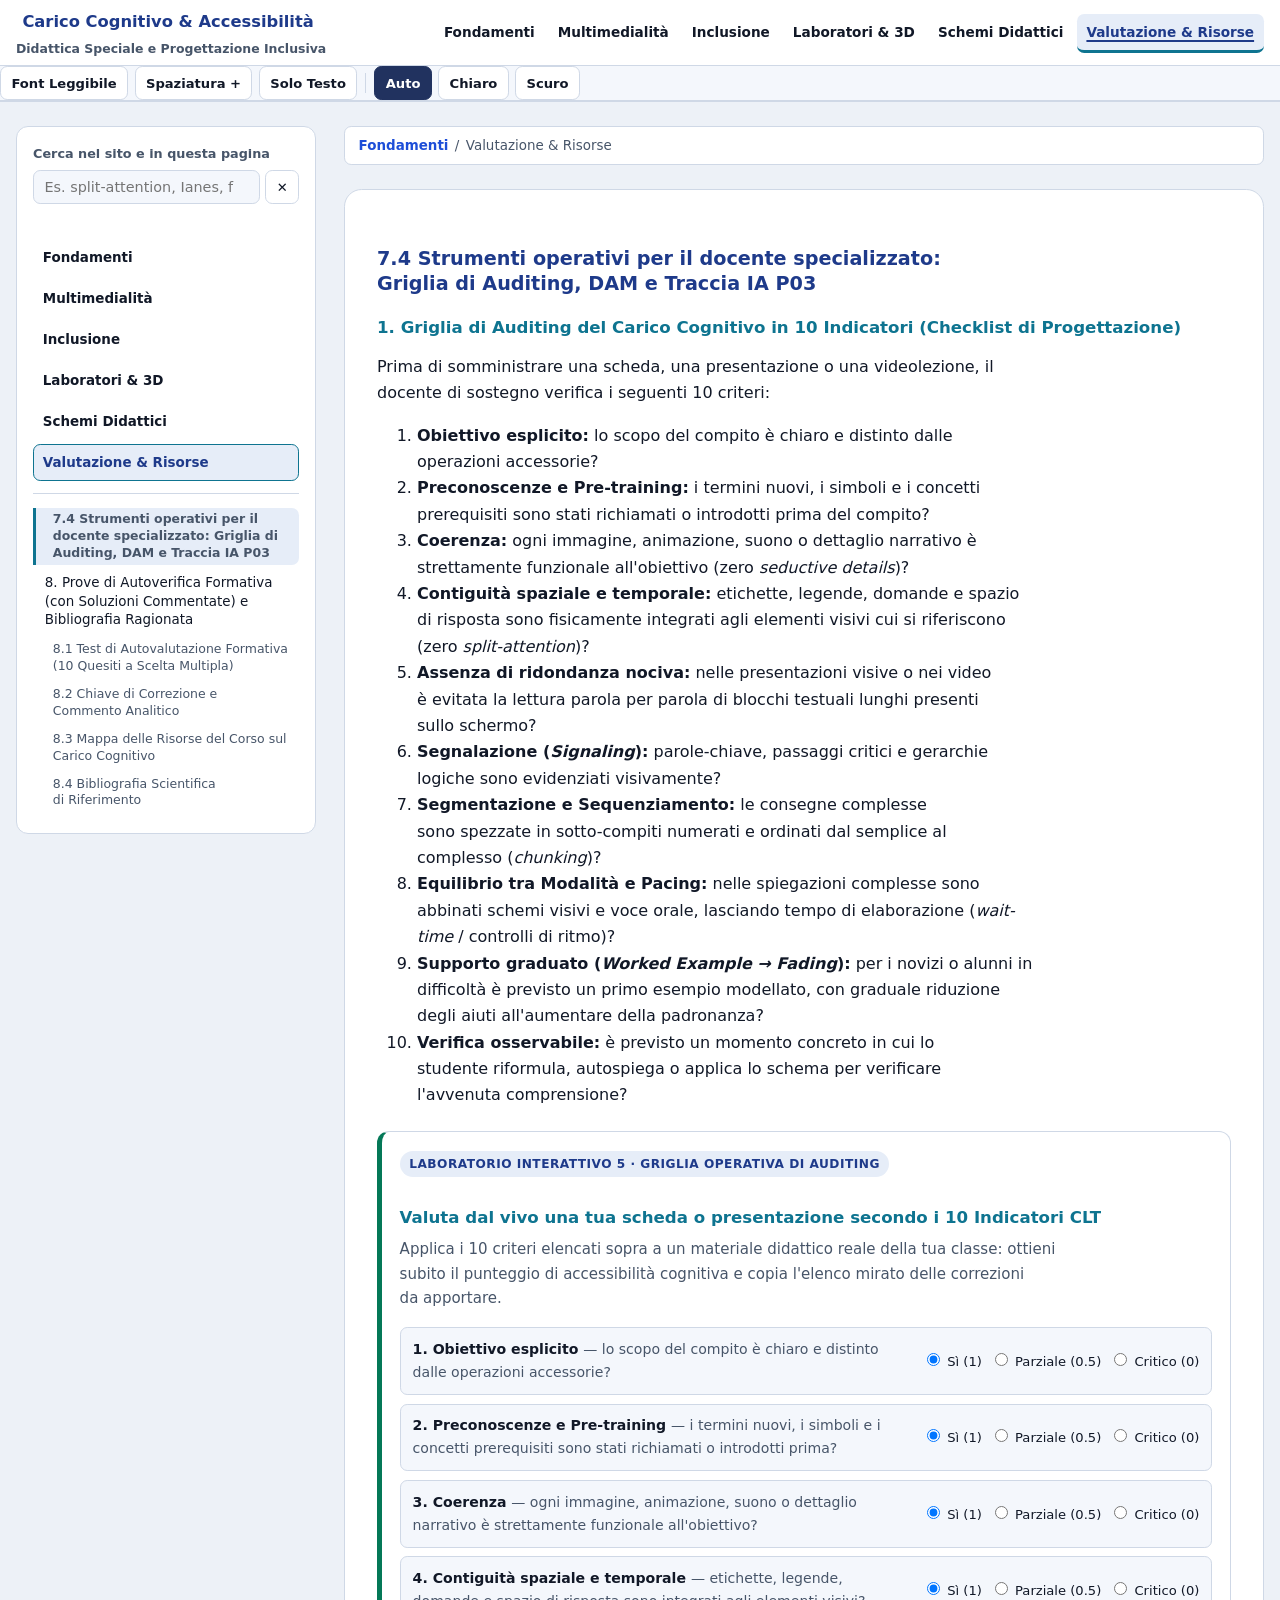
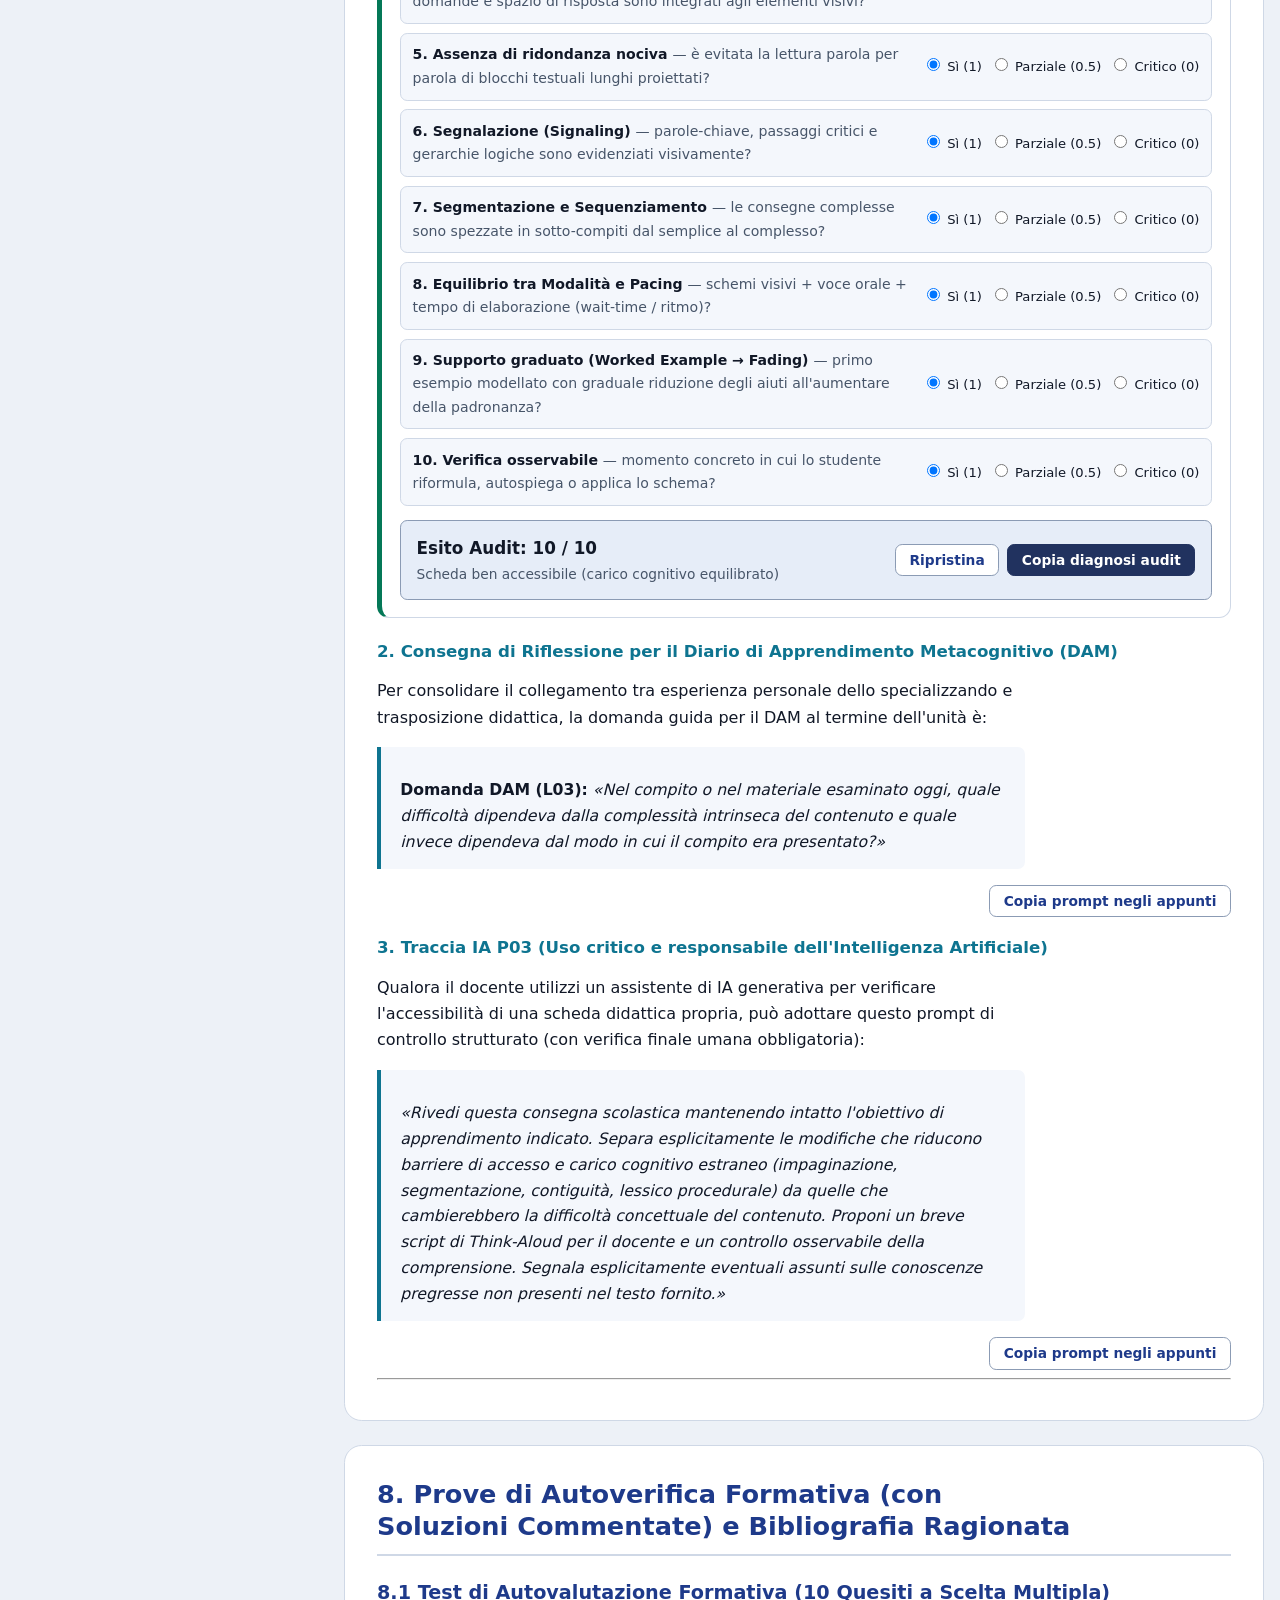
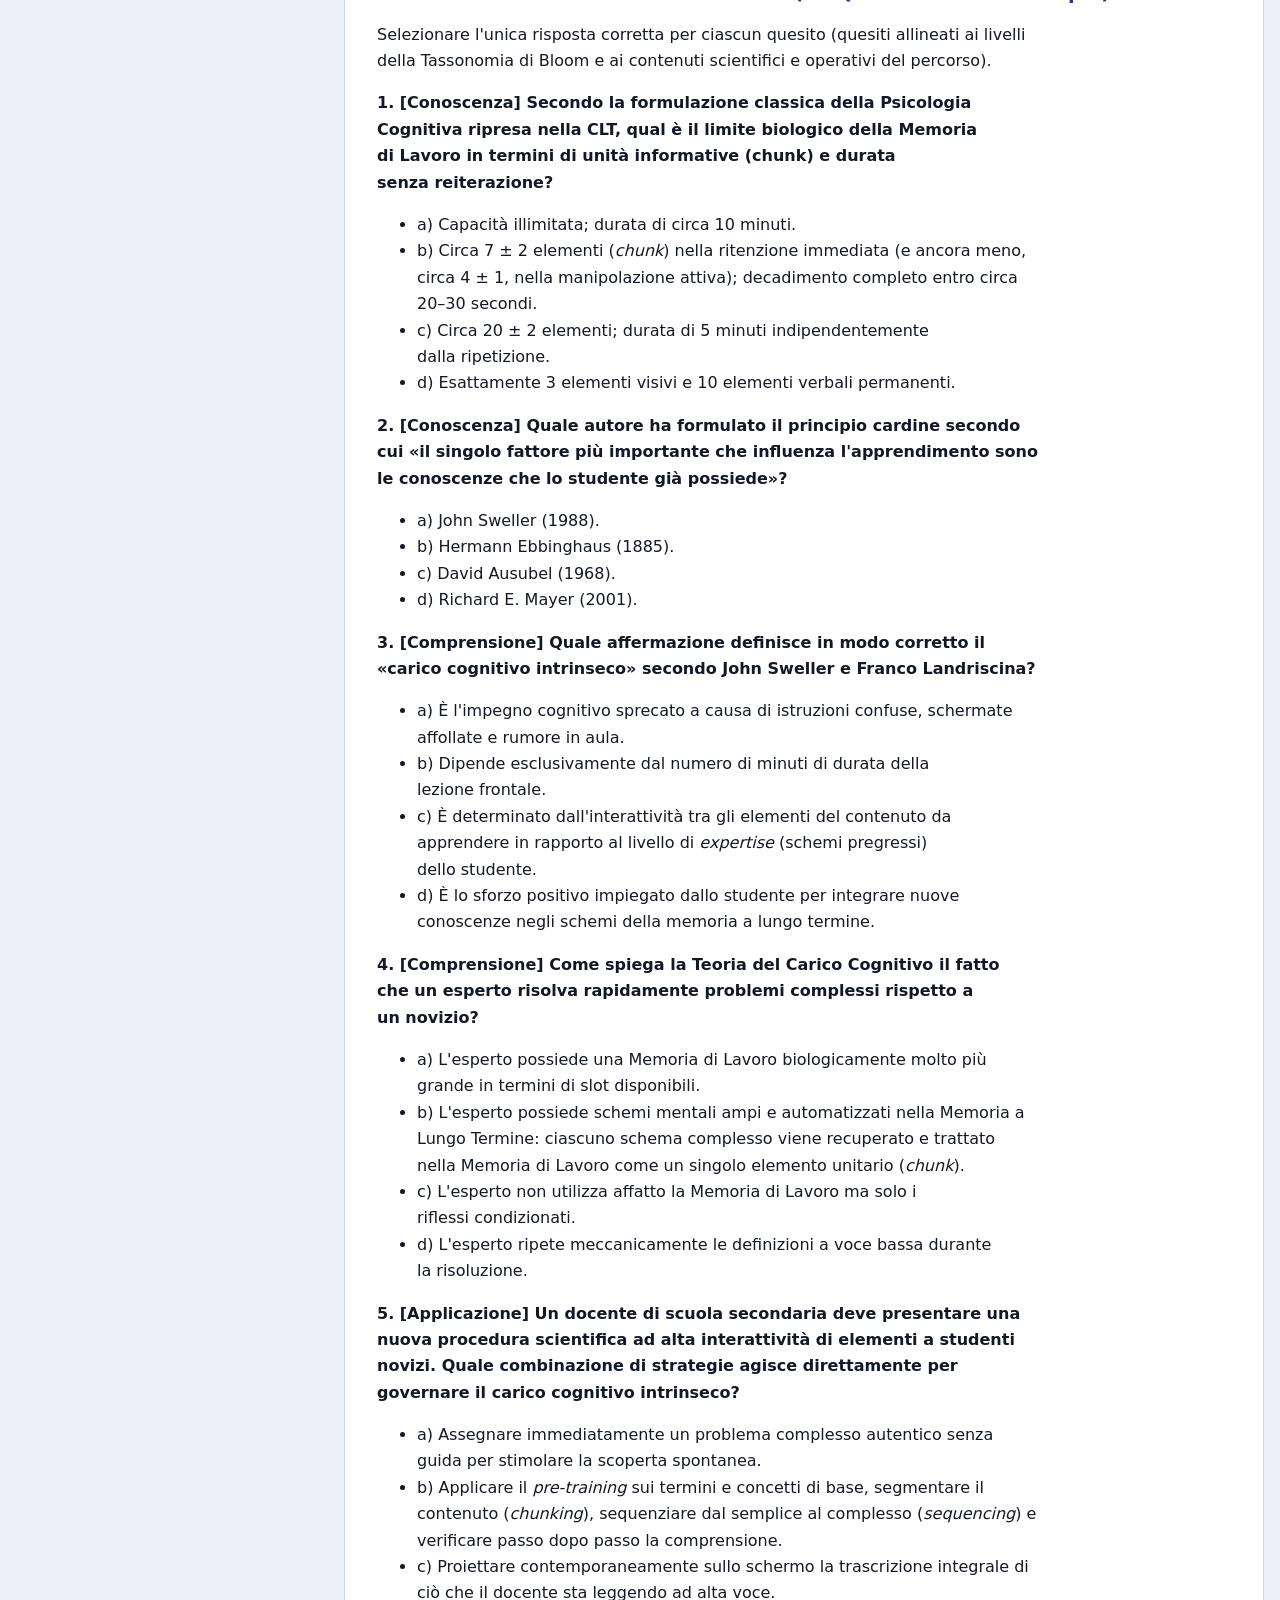
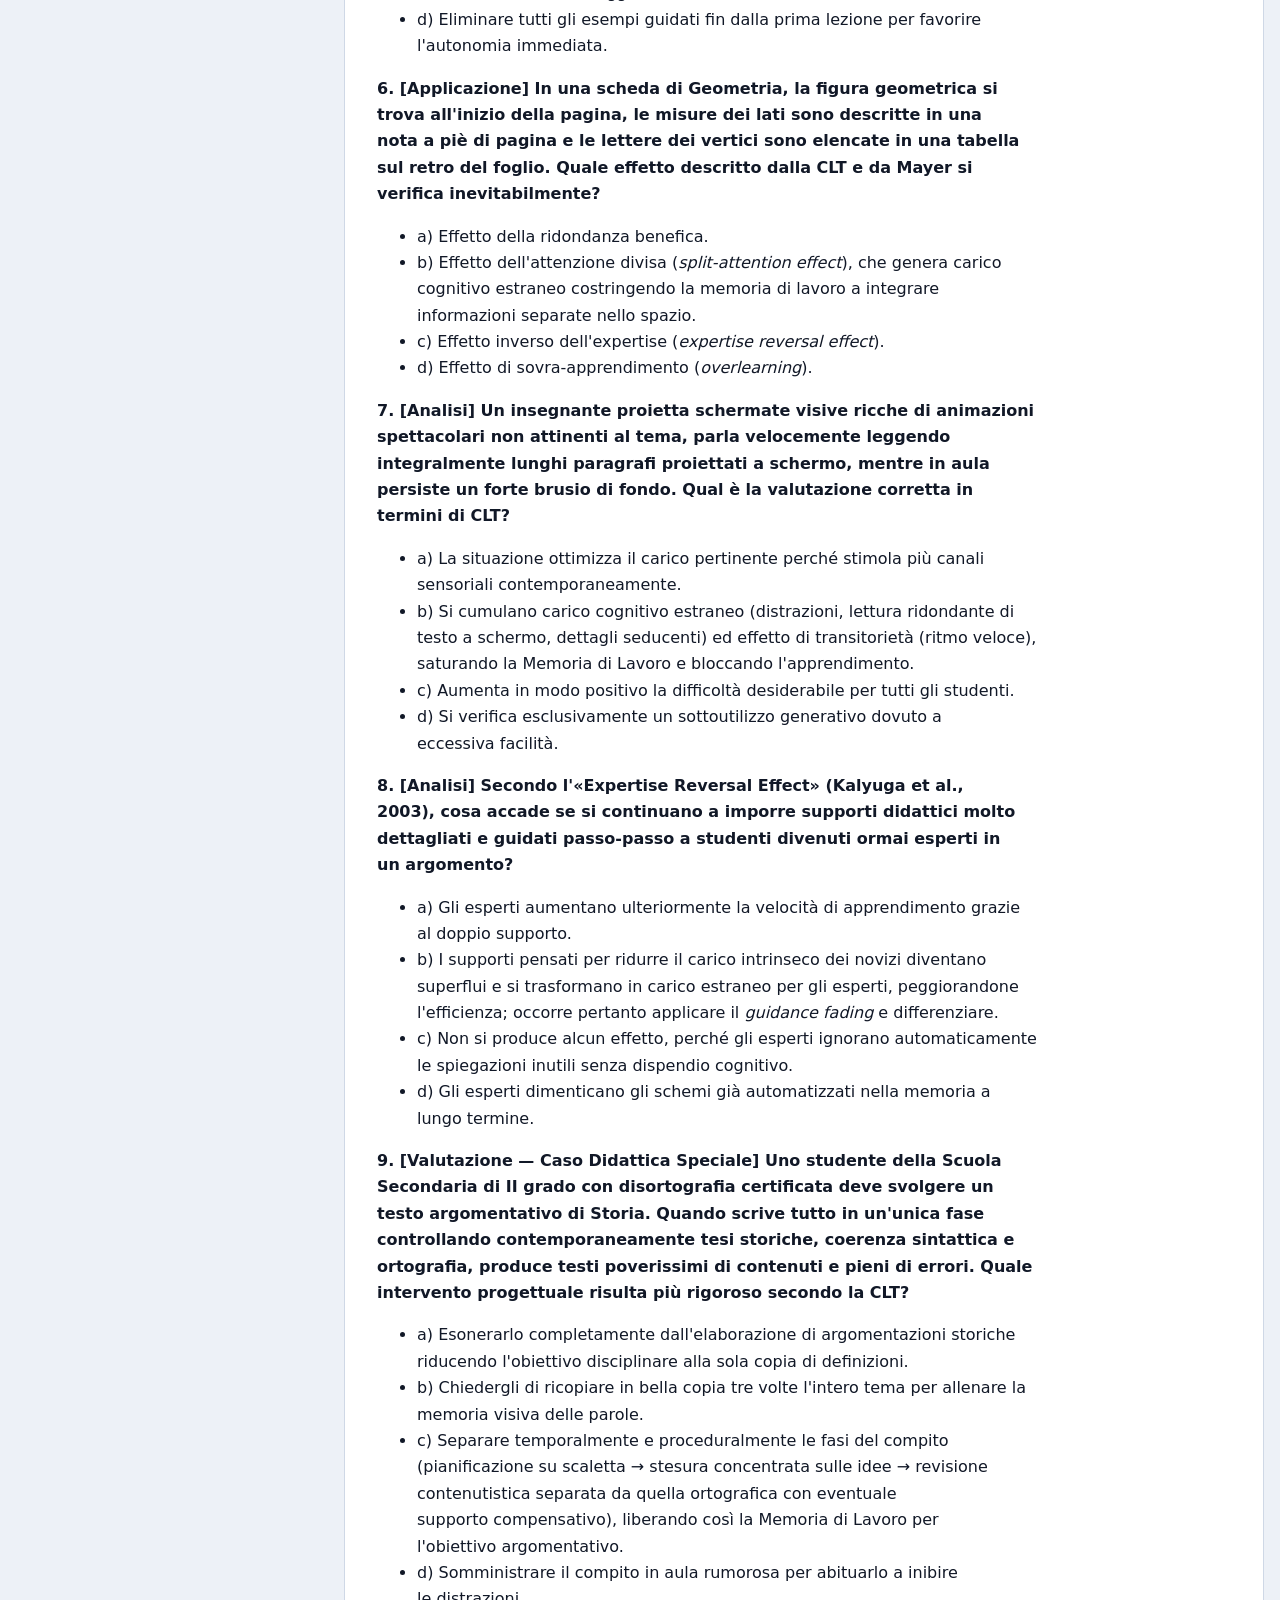
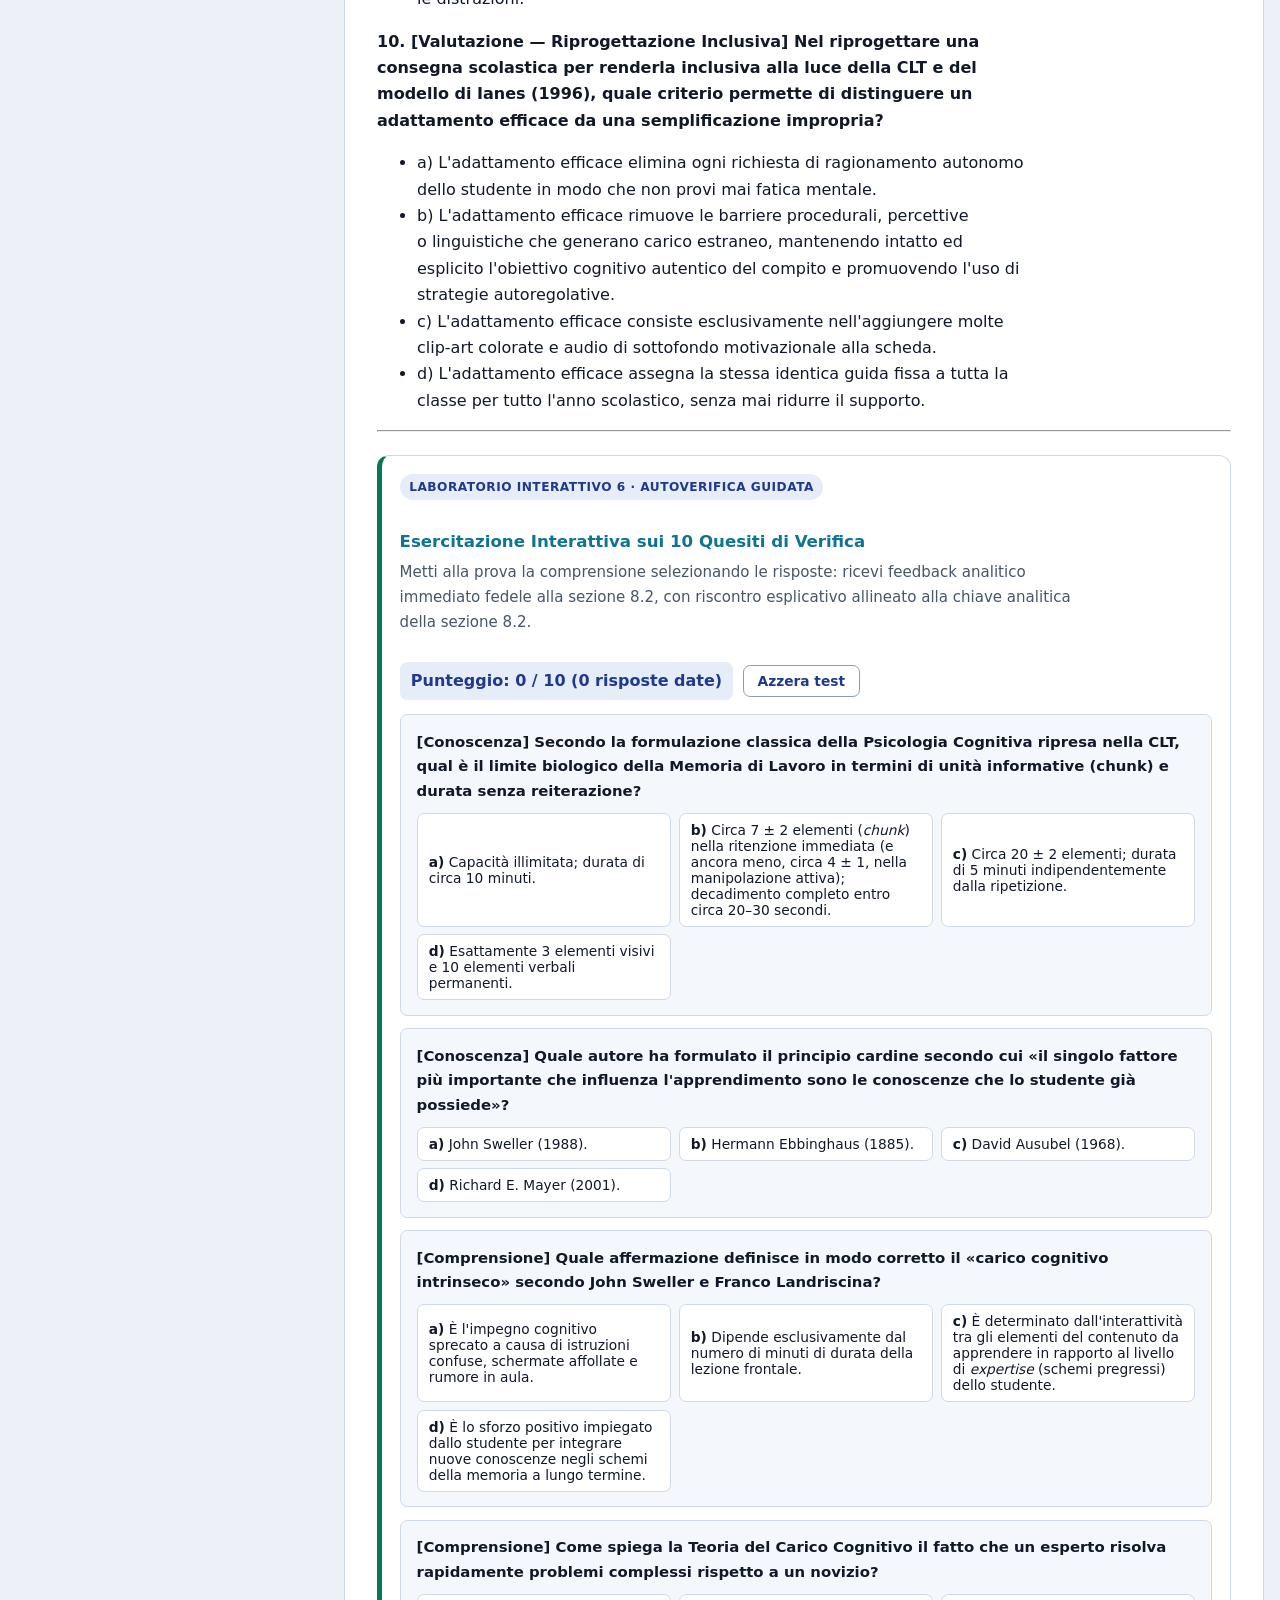
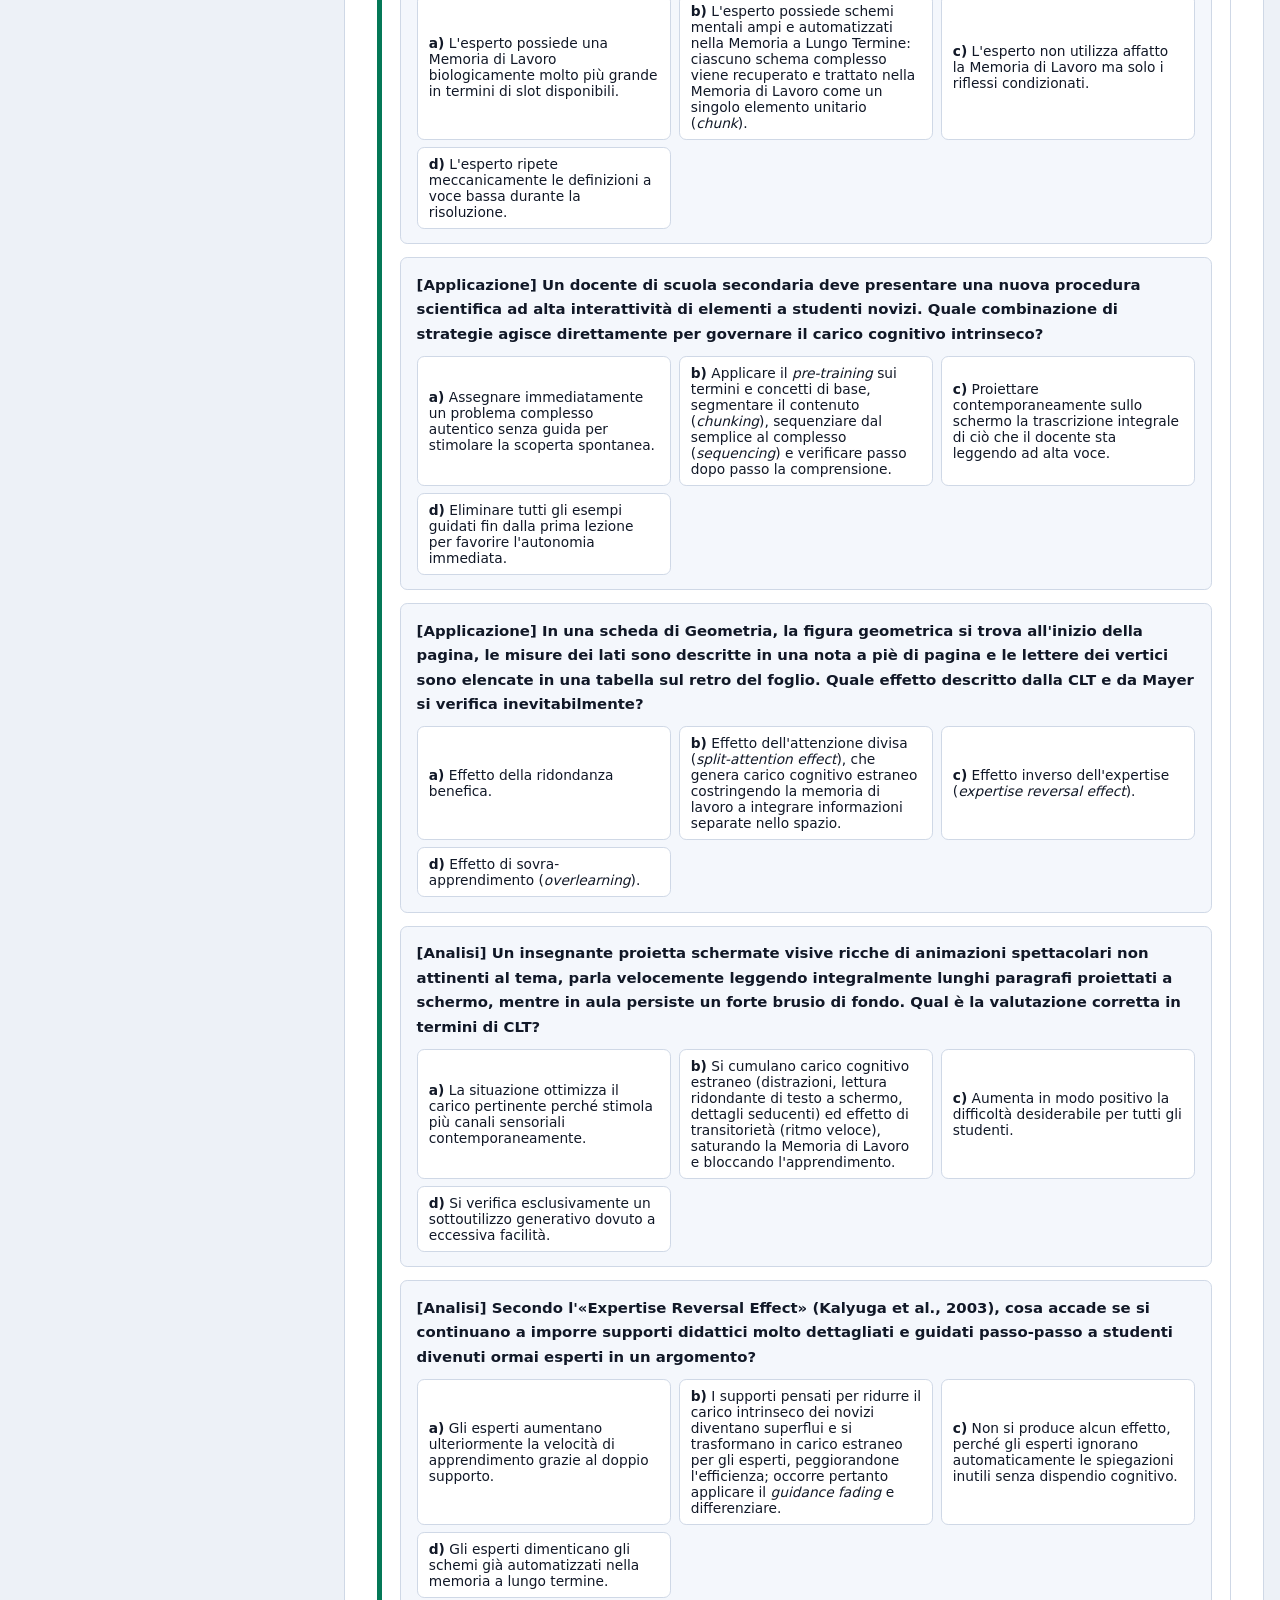
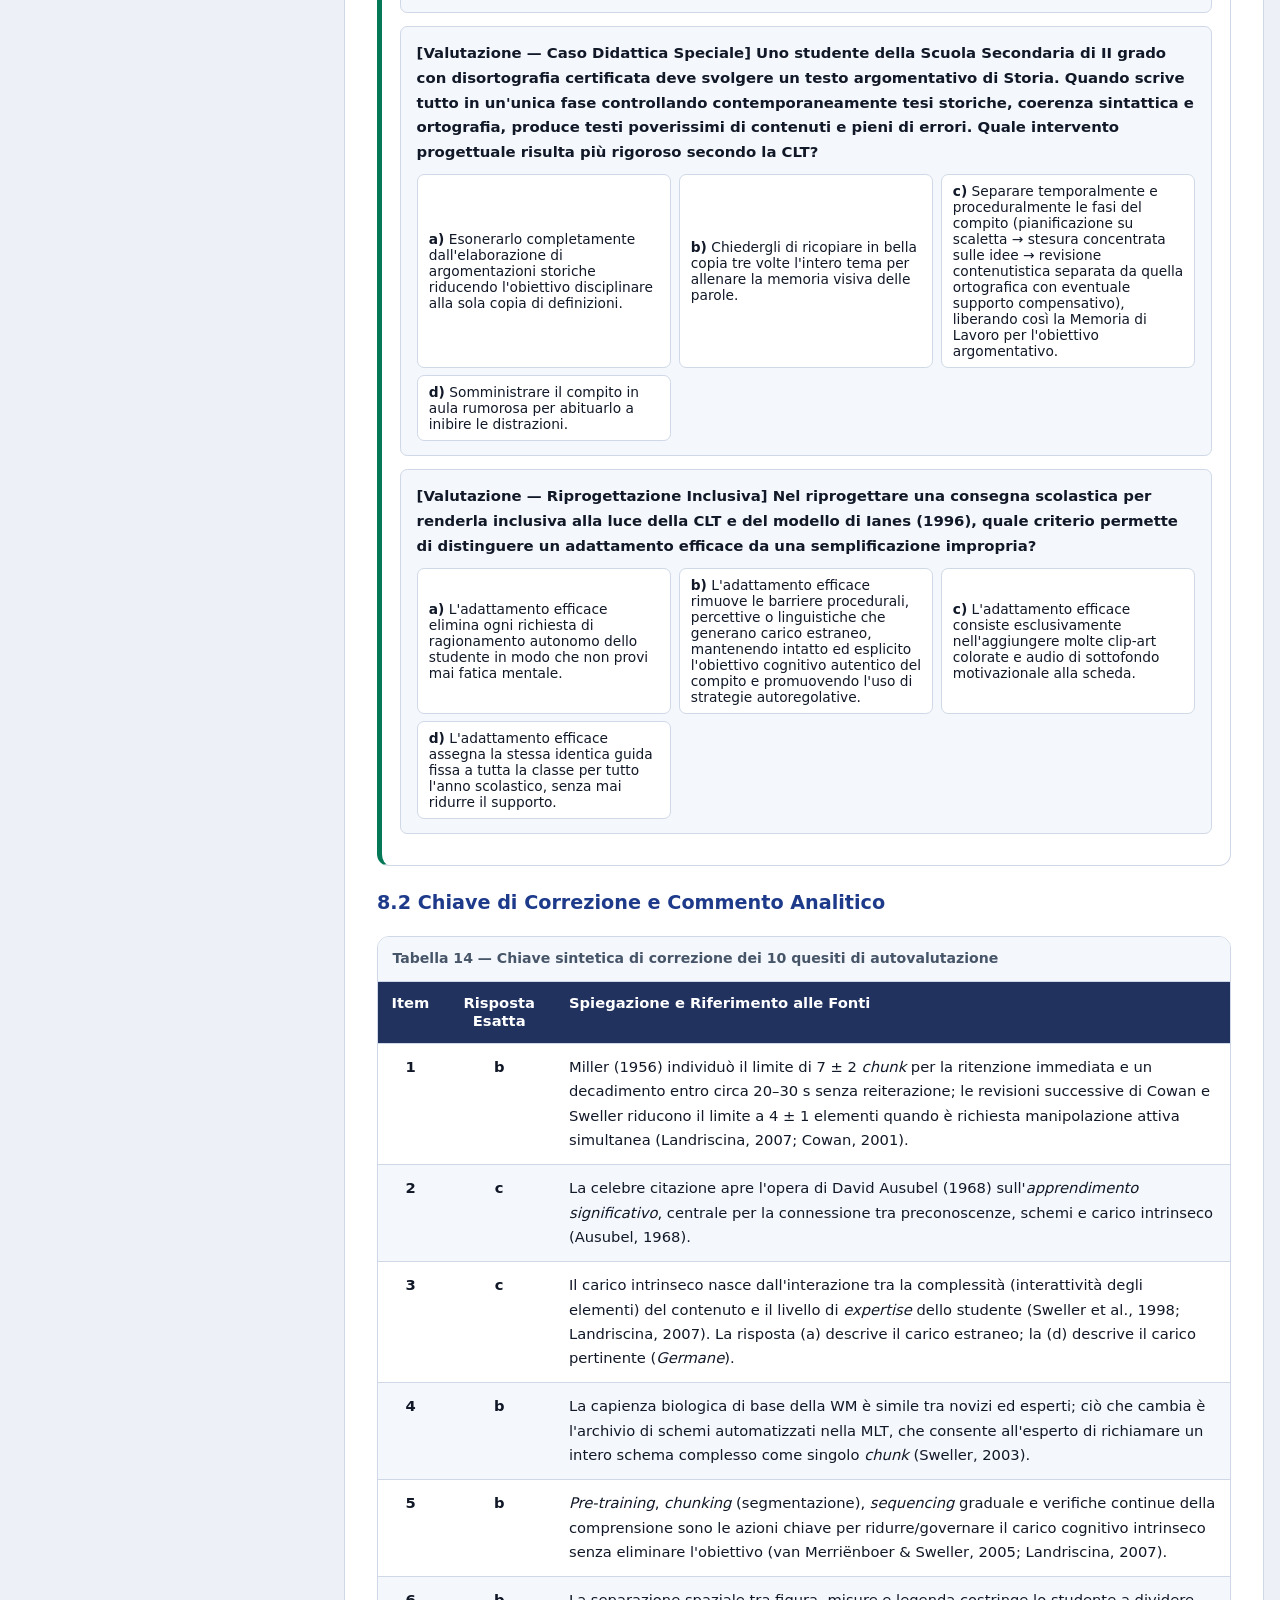
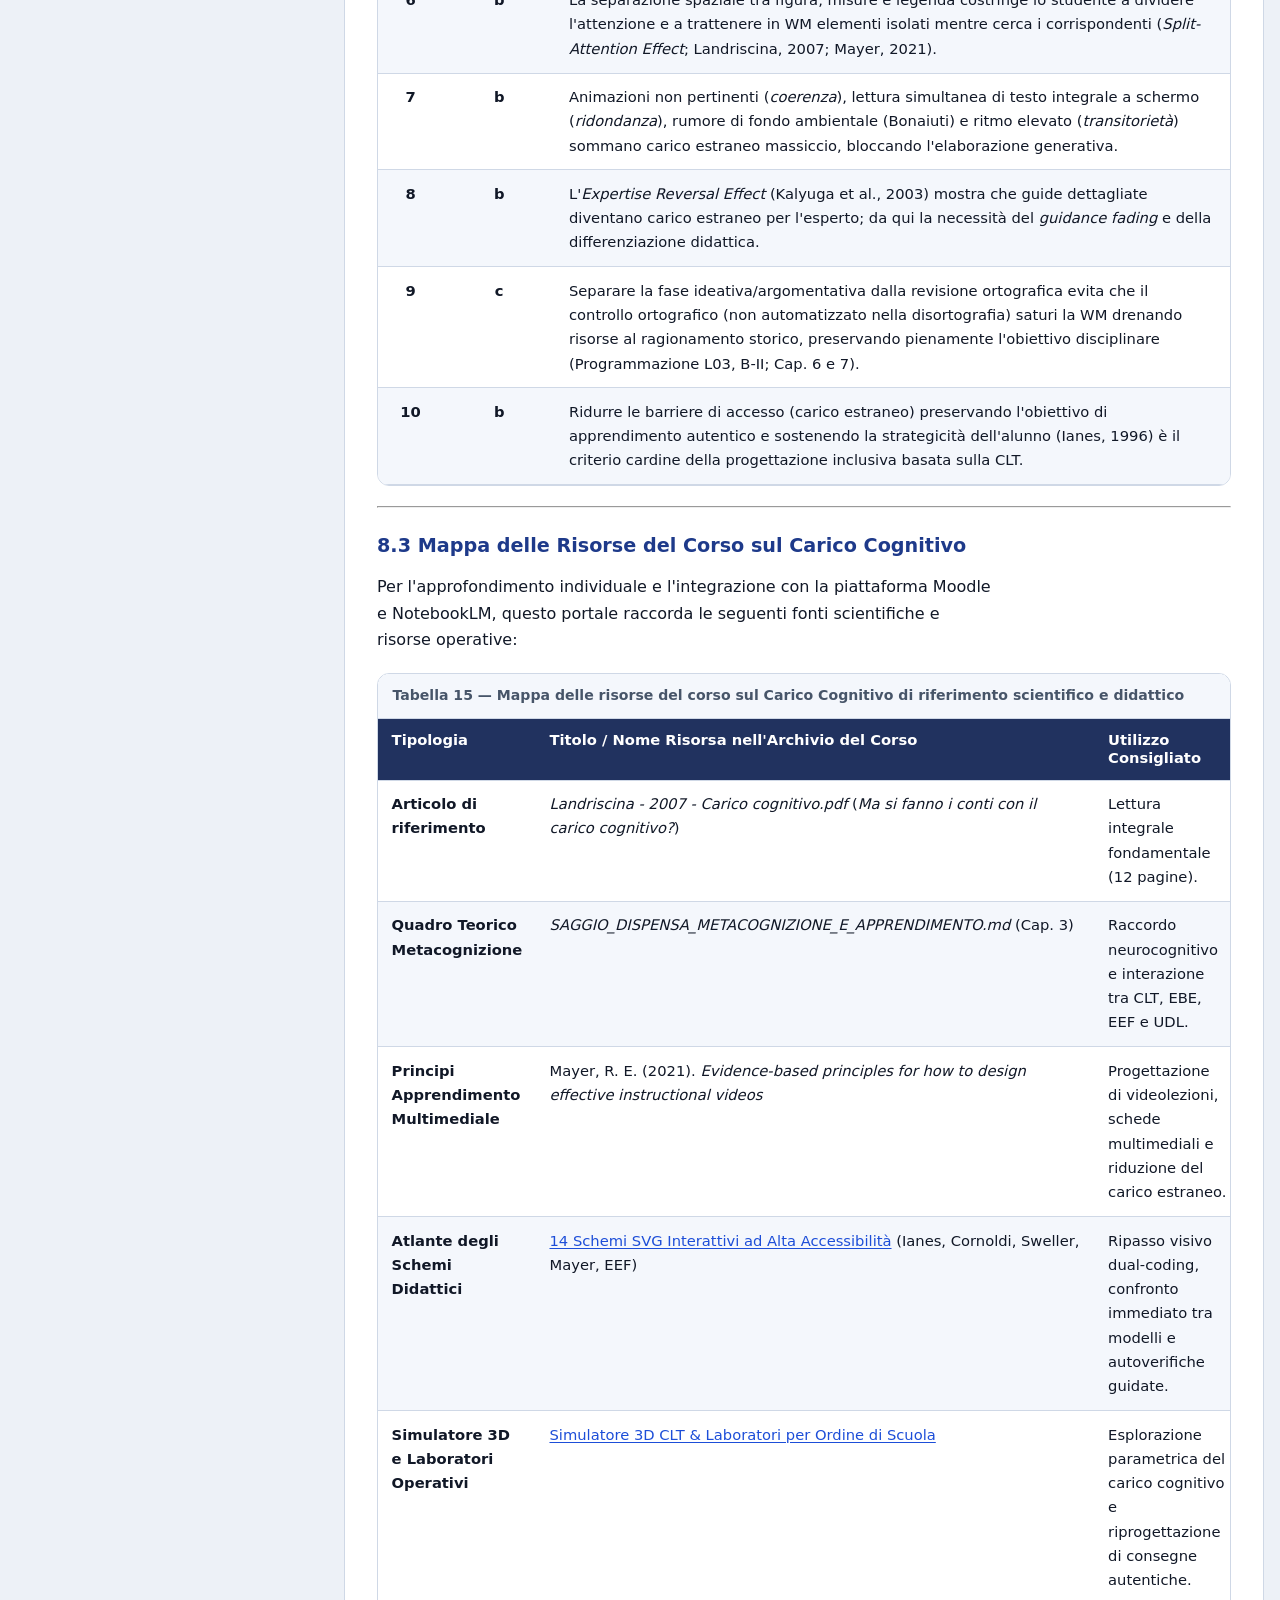
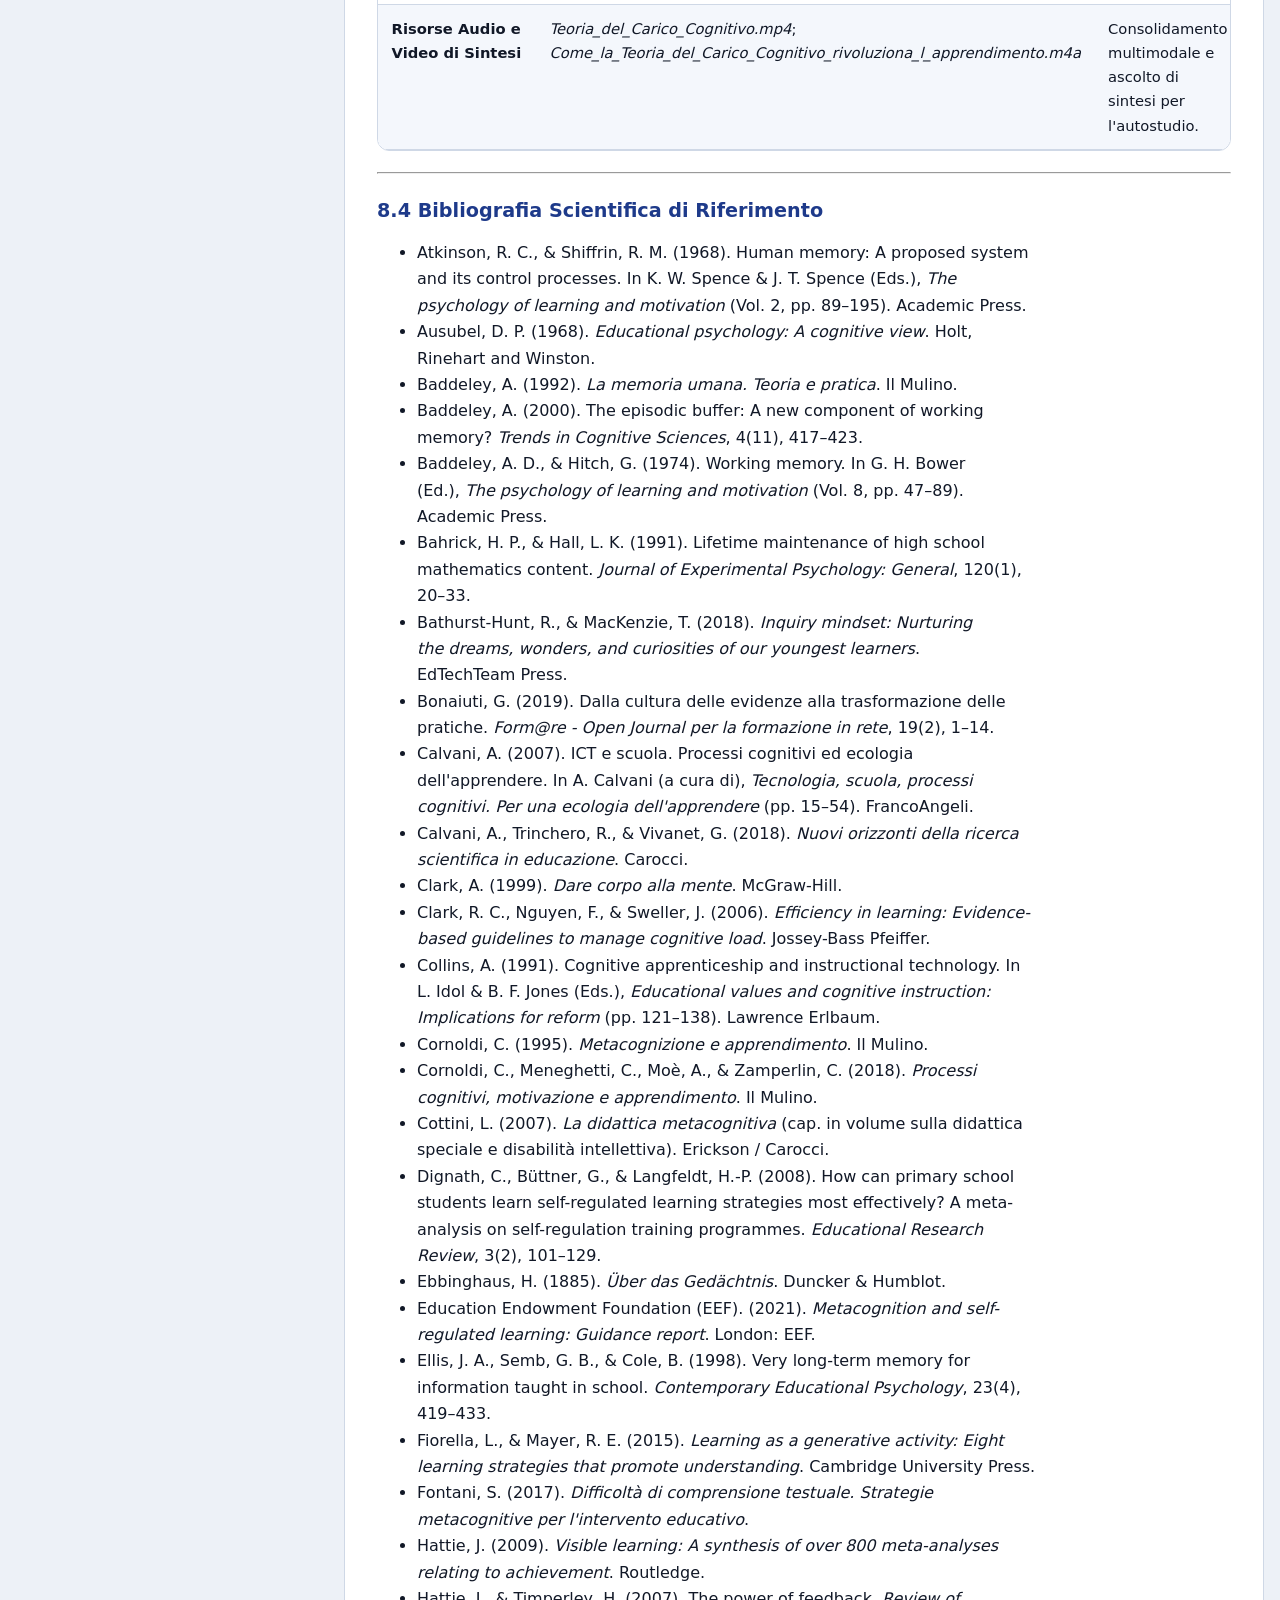
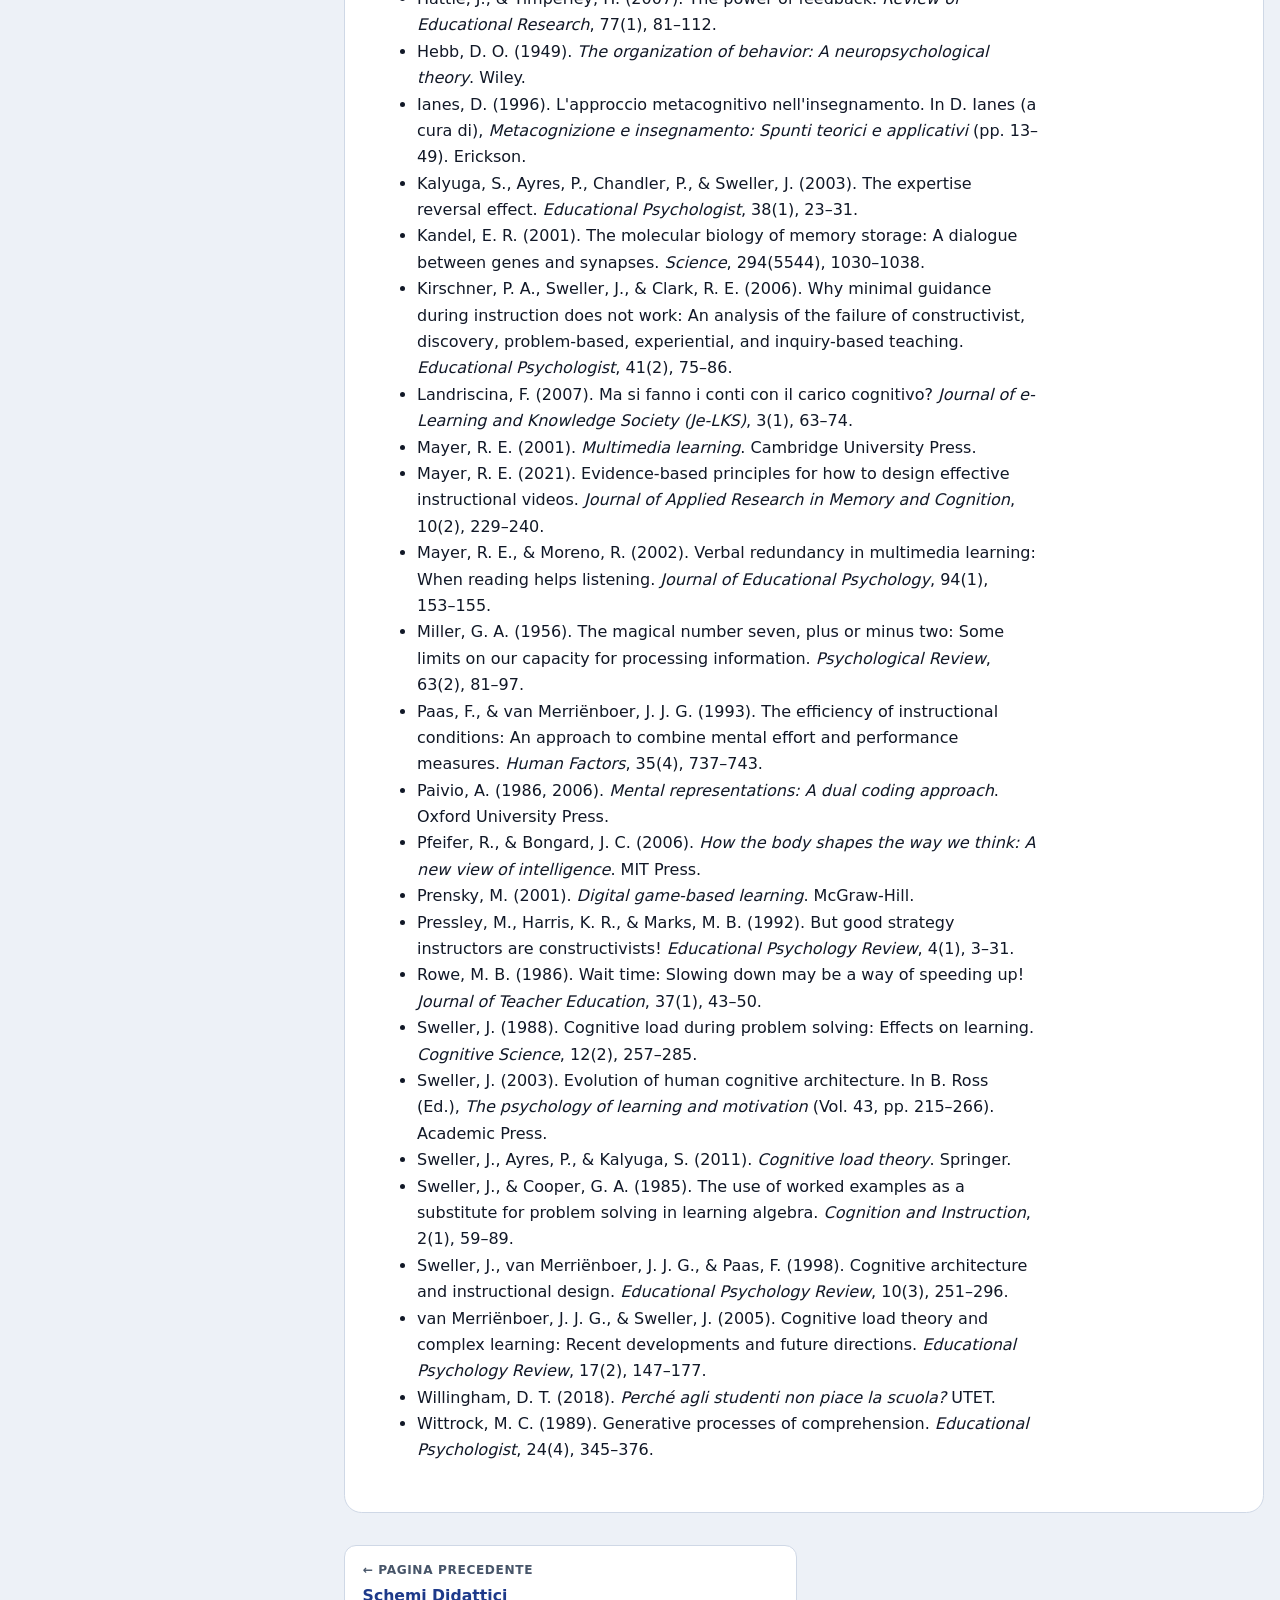
<file: valutazione-risorse.html>
<!DOCTYPE html>
<html lang="it">
<head>
  <meta charset="UTF-8">
  <meta name="viewport" content="width=device-width, initial-scale=1.0">
  <meta name="color-scheme" content="light dark">
  <title>Valutazione, Audit, Prompt P03 e Bibliografia — Carico Cognitivo</title>
  <meta name="description" content="Griglia di audit cognitivo, Diario DAM, Prompt operativo P03, test interattivo di 10 quesiti, mappa risorse e bibliografia scientifica.">
  <link rel="stylesheet" href="styles.css">
  
</head>
<body>
  <a class="skip-link" href="#main-content">Salta al contenuto principale</a>
  <div class="scroll-progress" aria-hidden="true"><div class="scroll-progress-bar"></div></div>

  <header class="topbar">
    <div class="topbar-nav-row">
      <div class="topbar-brand">
        <a class="topbar-home-link" href="index.html">
          <span class="topbar-title">Carico Cognitivo &amp; Accessibilità</span>
        </a>
        <span class="topbar-title-sub">Didattica Speciale e Progettazione Inclusiva</span>
      </div>

      <button type="button" id="menu-toggle-btn" class="menu-toggle-btn" popovertarget="site-nav" aria-controls="site-nav" aria-expanded="false" aria-label="Apri menu di navigazione">
        ☰ Menu
      </button>

      <nav id="site-nav" class="site-nav" popover="auto" aria-label="Navigazione principale del sito">
          <a href="index.html">Fondamenti</a>
          <a href="multimedialita.html">Multimedialità</a>
          <a href="inclusione.html">Inclusione</a>
          <a href="laboratori.html">Laboratori &amp; 3D</a>
          <a href="schemi-didattici.html">Schemi Didattici</a>
          <a href="valutazione-risorse.html" aria-current="page">Valutazione &amp; Risorse</a>
      </nav>
    </div>

    <div class="topbar-udl-row">
      <div class="topbar-controls" role="toolbar" aria-label="Controlli UDL di lettura e tema">
        <button type="button" id="mobile-toc-toggle" class="ctrl-btn mobile-toc-btn" aria-expanded="false" aria-controls="sidebar-nav">Sezioni</button>
        <button type="button" id="udl-font" class="ctrl-btn" aria-pressed="false" title="Attiva carattere ad alta leggibilità">Font Leggibile</button>
        <button type="button" id="udl-spacing" class="ctrl-btn" aria-pressed="false" title="Aumenta interlinea e spaziatura">Spaziatura +</button>
        <button type="button" id="udl-clean" class="ctrl-btn" aria-pressed="false" title="Nasconde i riquadri di approfondimento e schemi contestuali">Solo Testo</button>
        <span aria-hidden="true" style="width:1px;height:20px;background:var(--border-subtle);margin:0 0.1rem;"></span>
        <button type="button" id="theme-auto" class="ctrl-btn" aria-pressed="true">Auto</button>
        <button type="button" id="theme-light" class="ctrl-btn" aria-pressed="false">Chiaro</button>
        <button type="button" id="theme-dark" class="ctrl-btn" aria-pressed="false">Scuro</button>
      </div>
    </div>
  </header>

  <div class="workspace-shell">
    <aside class="sidebar-nav" id="sidebar-nav" aria-label="Indice di pagina e ricerca globale">
      <div class="search-box">
        <label for="doc-search-input" class="search-label">Cerca nel sito e in questa pagina</label>
        <div class="search-input-row">
          <input type="search" id="doc-search-input" class="search-input" placeholder="Es. split-attention, Ianes, fading..." autocomplete="off">
          <button type="button" id="doc-search-clear" class="ctrl-btn" aria-label="Pulisci ricerca" title="Pulisci ricerca">✕</button>
        </div>
        <div id="doc-search-status" class="search-status" aria-live="polite"></div>
        <div id="global-search-results" class="global-search-results" hidden aria-label="Risultati nelle altre pagine"></div>
      </div>

      <nav class="sidebar-pages" aria-label="Pagine del portale">
        <a class="sidebar-page-link" href="index.html"><span>Fondamenti</span></a>
        <a class="sidebar-page-link" href="multimedialita.html"><span>Multimedialità</span></a>
        <a class="sidebar-page-link" href="inclusione.html"><span>Inclusione</span></a>
        <a class="sidebar-page-link" href="laboratori.html"><span>Laboratori &amp; 3D</span></a>
        <a class="sidebar-page-link" href="schemi-didattici.html"><span>Schemi Didattici</span></a>
        <a class="sidebar-page-link" href="valutazione-risorse.html" aria-current="page"><span>Valutazione &amp; Risorse</span></a>
      </nav>

      <nav class="toc-nav" aria-label="Indice delle sezioni in questa pagina">
        <ul class="toc-list">
          <li><a class="toc-sublink" href="#74-strumenti-operativi-per-il-docente-specializzato-griglia-di-auditing-dam-e-traccia-ia-p03">7.4 Strumenti operativi per il docente specializzato: Griglia di Auditing, DAM e Traccia IA P03</a></li>
          <li><a class="" href="#8-prove-di-autoverifica-formativa-con-soluzioni-commentate-e-bibliografia-ragionata">8. Prove di Autoverifica Formativa (con Soluzioni Commentate) e Bibliografia Ragionata</a></li>
          <li><a class="toc-sublink" href="#81-test-di-autovalutazione-formativa-10-quesiti-a-scelta-multipla">8.1 Test di Autovalutazione Formativa (10 Quesiti a Scelta Multipla)</a></li>
          <li><a class="toc-sublink" href="#82-chiave-di-correzione-e-commento-analitico">8.2 Chiave di Correzione e Commento Analitico</a></li>
          <li><a class="toc-sublink" href="#83-mappa-delle-risorse-del-corso-sul-carico-cognitivo">8.3 Mappa delle Risorse del Corso sul Carico Cognitivo</a></li>
          <li><a class="toc-sublink" href="#84-bibliografia-scientifica-di-riferimento">8.4 Bibliografia Scientifica di Riferimento</a></li>
        </ul>
      </nav>
    </aside>

    <main id="main-content" class="content-column" tabindex="-1">
      <h1 class="sr-only">Strumenti Operativi, Autoverifica Formativa e Bibliografia</h1>
      <nav class="breadcrumb" aria-label="Percorso">
  <a href="index.html">Fondamenti</a>
  <span aria-hidden="true">/</span>
  <span aria-current="page">Valutazione &amp; Risorse</span>
</nav>
      <section class="chapter-card lazy-section" id="sec-74-strumenti-operativi" tabindex="-1" aria-labelledby="title-74-strumenti-operativi-per-il-docente-specializzato-griglia-di-auditing-dam-e-traccia-ia-p03">
<div class="subsection-block" id="74-strumenti-operativi-per-il-docente-specializzato-griglia-di-auditing-dam-e-traccia-ia-p03" tabindex="-1">
<h3 id="title-74-strumenti-operativi-per-il-docente-specializzato-griglia-di-auditing-dam-e-traccia-ia-p03">7.4 Strumenti operativi per il docente specializzato: Griglia di Auditing, DAM e Traccia IA P03</h3>
<h4 id="1-griglia-di-auditing-del-carico-cognitivo-in-10-indicatori-checklist-di-progettazione">1. Griglia di Auditing del Carico Cognitivo in 10 Indicatori (Checklist di Progettazione)</h4>
<p>Prima di somministrare una scheda, una presentazione o una videolezione, il docente di sostegno verifica i seguenti 10 criteri:</p>
<ol><li><strong>Obiettivo esplicito:</strong> lo scopo del compito è chiaro e distinto dalle operazioni accessorie?</li><li><strong>Preconoscenze e Pre-training:</strong> i termini nuovi, i simboli e i concetti prerequisiti sono stati richiamati o introdotti prima del compito?</li><li><strong>Coerenza:</strong> ogni immagine, animazione, suono o dettaglio narrativo è strettamente funzionale all&#x27;obiettivo (zero <em>seductive details</em>)?</li><li><strong>Contiguità spaziale e temporale:</strong> etichette, legende, domande e spazio di risposta sono fisicamente integrati agli elementi visivi cui si riferiscono (zero <em>split-attention</em>)?</li><li><strong>Assenza di ridondanza nociva:</strong> nelle presentazioni visive o nei video è evitata la lettura parola per parola di blocchi testuali lunghi presenti sullo schermo?</li><li><strong>Segnalazione (<em>Signaling</em>):</strong> parole-chiave, passaggi critici e gerarchie logiche sono evidenziati visivamente?</li><li><strong>Segmentazione e Sequenziamento:</strong> le consegne complesse sono spezzate in sotto-compiti numerati e ordinati dal semplice al complesso (<em>chunking</em>)?</li><li><strong>Equilibrio tra Modalità e Pacing:</strong> nelle spiegazioni complesse sono abbinati schemi visivi e voce orale, lasciando tempo di elaborazione (<em>wait-time</em> / controlli di ritmo)?</li><li><strong>Supporto graduato (<em>Worked Example <span class="math-inline">→</span> Fading</em>):</strong> per i novizi o alunni in difficoltà è previsto un primo esempio modellato, con graduale riduzione degli aiuti all&#x27;aumentare della padronanza?</li><li><strong>Verifica osservabile:</strong> è previsto un momento concreto in cui lo studente riformula, autospiega o applica lo schema per verificare l&#x27;avvenuta comprensione?</li></ol>
<aside class="enrichment-block didactic-lab" id="lab-audit" aria-labelledby="lab-audit-title">
  <span class="enrichment-badge">Laboratorio Interattivo 5 · Griglia Operativa di Auditing</span>
  <h4 id="lab-audit-title" class="lab-title">Valuta dal vivo una tua scheda o presentazione secondo i 10 Indicatori CLT</h4>
  <p class="lab-lead">Applica i 10 criteri elencati sopra a un materiale didattico reale della tua classe: ottieni subito il punteggio di accessibilità cognitiva e copia l'elenco mirato delle correzioni da apportare.</p>
  <form id="audit-interactive-form" class="audit-list">
    <div class="audit-row">
  <div class="audit-label"><span data-ind-title="1">1. Obiettivo esplicito</span> <span style="font-weight:400; color:var(--text-muted);">— lo scopo del compito è chiaro e distinto dalle operazioni accessorie?</span></div>
  <div class="audit-radios" role="group" aria-label="Valutazione indicatore 1">
    <label><input type="radio" name="ind-1" value="1" checked> Sì (1)</label>
    <label><input type="radio" name="ind-1" value="0.5"> Parziale (0.5)</label>
    <label><input type="radio" name="ind-1" value="0"> Critico (0)</label>
  </div>
</div><div class="audit-row">
  <div class="audit-label"><span data-ind-title="2">2. Preconoscenze e Pre-training</span> <span style="font-weight:400; color:var(--text-muted);">— i termini nuovi, i simboli e i concetti prerequisiti sono stati richiamati o introdotti prima?</span></div>
  <div class="audit-radios" role="group" aria-label="Valutazione indicatore 2">
    <label><input type="radio" name="ind-2" value="1" checked> Sì (1)</label>
    <label><input type="radio" name="ind-2" value="0.5"> Parziale (0.5)</label>
    <label><input type="radio" name="ind-2" value="0"> Critico (0)</label>
  </div>
</div><div class="audit-row">
  <div class="audit-label"><span data-ind-title="3">3. Coerenza</span> <span style="font-weight:400; color:var(--text-muted);">— ogni immagine, animazione, suono o dettaglio narrativo è strettamente funzionale all&#x27;obiettivo?</span></div>
  <div class="audit-radios" role="group" aria-label="Valutazione indicatore 3">
    <label><input type="radio" name="ind-3" value="1" checked> Sì (1)</label>
    <label><input type="radio" name="ind-3" value="0.5"> Parziale (0.5)</label>
    <label><input type="radio" name="ind-3" value="0"> Critico (0)</label>
  </div>
</div><div class="audit-row">
  <div class="audit-label"><span data-ind-title="4">4. Contiguità spaziale e temporale</span> <span style="font-weight:400; color:var(--text-muted);">— etichette, legende, domande e spazio di risposta sono integrati agli elementi visivi?</span></div>
  <div class="audit-radios" role="group" aria-label="Valutazione indicatore 4">
    <label><input type="radio" name="ind-4" value="1" checked> Sì (1)</label>
    <label><input type="radio" name="ind-4" value="0.5"> Parziale (0.5)</label>
    <label><input type="radio" name="ind-4" value="0"> Critico (0)</label>
  </div>
</div><div class="audit-row">
  <div class="audit-label"><span data-ind-title="5">5. Assenza di ridondanza nociva</span> <span style="font-weight:400; color:var(--text-muted);">— è evitata la lettura parola per parola di blocchi testuali lunghi proiettati?</span></div>
  <div class="audit-radios" role="group" aria-label="Valutazione indicatore 5">
    <label><input type="radio" name="ind-5" value="1" checked> Sì (1)</label>
    <label><input type="radio" name="ind-5" value="0.5"> Parziale (0.5)</label>
    <label><input type="radio" name="ind-5" value="0"> Critico (0)</label>
  </div>
</div><div class="audit-row">
  <div class="audit-label"><span data-ind-title="6">6. Segnalazione (Signaling)</span> <span style="font-weight:400; color:var(--text-muted);">— parole-chiave, passaggi critici e gerarchie logiche sono evidenziati visivamente?</span></div>
  <div class="audit-radios" role="group" aria-label="Valutazione indicatore 6">
    <label><input type="radio" name="ind-6" value="1" checked> Sì (1)</label>
    <label><input type="radio" name="ind-6" value="0.5"> Parziale (0.5)</label>
    <label><input type="radio" name="ind-6" value="0"> Critico (0)</label>
  </div>
</div><div class="audit-row">
  <div class="audit-label"><span data-ind-title="7">7. Segmentazione e Sequenziamento</span> <span style="font-weight:400; color:var(--text-muted);">— le consegne complesse sono spezzate in sotto-compiti dal semplice al complesso?</span></div>
  <div class="audit-radios" role="group" aria-label="Valutazione indicatore 7">
    <label><input type="radio" name="ind-7" value="1" checked> Sì (1)</label>
    <label><input type="radio" name="ind-7" value="0.5"> Parziale (0.5)</label>
    <label><input type="radio" name="ind-7" value="0"> Critico (0)</label>
  </div>
</div><div class="audit-row">
  <div class="audit-label"><span data-ind-title="8">8. Equilibrio tra Modalità e Pacing</span> <span style="font-weight:400; color:var(--text-muted);">— schemi visivi + voce orale + tempo di elaborazione (wait-time / ritmo)?</span></div>
  <div class="audit-radios" role="group" aria-label="Valutazione indicatore 8">
    <label><input type="radio" name="ind-8" value="1" checked> Sì (1)</label>
    <label><input type="radio" name="ind-8" value="0.5"> Parziale (0.5)</label>
    <label><input type="radio" name="ind-8" value="0"> Critico (0)</label>
  </div>
</div><div class="audit-row">
  <div class="audit-label"><span data-ind-title="9">9. Supporto graduato (Worked Example → Fading)</span> <span style="font-weight:400; color:var(--text-muted);">— primo esempio modellato con graduale riduzione degli aiuti all&#x27;aumentare della padronanza?</span></div>
  <div class="audit-radios" role="group" aria-label="Valutazione indicatore 9">
    <label><input type="radio" name="ind-9" value="1" checked> Sì (1)</label>
    <label><input type="radio" name="ind-9" value="0.5"> Parziale (0.5)</label>
    <label><input type="radio" name="ind-9" value="0"> Critico (0)</label>
  </div>
</div><div class="audit-row">
  <div class="audit-label"><span data-ind-title="10">10. Verifica osservabile</span> <span style="font-weight:400; color:var(--text-muted);">— momento concreto in cui lo studente riformula, autospiega o applica lo schema?</span></div>
  <div class="audit-radios" role="group" aria-label="Valutazione indicatore 10">
    <label><input type="radio" name="ind-10" value="1" checked> Sì (1)</label>
    <label><input type="radio" name="ind-10" value="0.5"> Parziale (0.5)</label>
    <label><input type="radio" name="ind-10" value="0"> Critico (0)</label>
  </div>
</div>
  </form>
  <div class="audit-summary-banner" aria-live="polite">
    <div>
      <strong style="font-size:1.05rem;">Esito Audit: <span id="audit-score-out">10 / 10</span></strong>
      <div id="audit-status-out" style="font-size:0.86rem; color:var(--text-muted);">Scheda ben accessibile (carico cognitivo equilibrato)</div>
    </div>
    <div style="display:flex; flex-wrap:wrap; gap:0.5rem;">
      <button type="button" class="action-btn action-btn-secondary" id="audit-reset-btn">Ripristina</button>
      <button type="button" class="action-btn" id="audit-copy-btn">Copia diagnosi audit</button>
    </div>
  </div>
</aside>
<h4 id="2-consegna-di-riflessione-per-il-diario-di-apprendimento-metacognitivo-dam--lezione-3">2. Consegna di Riflessione per il Diario di Apprendimento Metacognitivo (DAM)</h4>
<p>Per consolidare il collegamento tra esperienza personale dello specializzando e trasposizione didattica, la domanda guida per il DAM al termine dell&#x27;unità è:</p>
<blockquote class="source-quote" id="quote-block-7"><p><strong>Domanda DAM (L03):</strong> <em>«Nel compito o nel materiale esaminato oggi, quale difficoltà dipendeva dalla complessità intrinseca del contenuto e quale invece dipendeva dal modo in cui il compito era presentato?»</em></p></blockquote><div class="prompt-copy-bar"><button type="button" class="action-btn action-btn-secondary" data-copy-target="quote-block-7">Copia prompt negli appunti</button></div>
<h4 id="3-traccia-ia-p03-uso-critico-e-responsabile-dellintelligenza-artificiale">3. Traccia IA P03 (Uso critico e responsabile dell&#x27;Intelligenza Artificiale)</h4>
<p>Qualora il docente utilizzi un assistente di IA generativa per verificare l&#x27;accessibilità di una scheda didattica propria, può adottare questo prompt di controllo strutturato (con verifica finale umana obbligatoria):</p>
<blockquote class="source-quote" id="quote-block-8"><p><em>«Rivedi questa consegna scolastica mantenendo intatto l&#x27;obiettivo di apprendimento indicato. Separa esplicitamente le modifiche che riducono barriere di accesso e carico cognitivo estraneo (impaginazione, segmentazione, contiguità, lessico procedurale) da quelle che cambierebbero la difficoltà concettuale del contenuto. Proponi un breve script di Think-Aloud per il docente e un controllo osservabile della comprensione. Segnala esplicitamente eventuali assunti sulle conoscenze pregresse non presenti nel testo fornito.»</em></p></blockquote><div class="prompt-copy-bar"><button type="button" class="action-btn action-btn-secondary" data-copy-target="quote-block-8">Copia prompt negli appunti</button></div>
<hr>
</div>
</section>
<section class="chapter-card lazy-section" id="8-prove-di-autoverifica-formativa-con-soluzioni-commentate-e-bibliografia-ragionata" tabindex="-1">
  <h2 class="chapter-title" id="title-8-prove-di-autoverifica-formativa-con-soluzioni-commentate-e-bibliografia-ragionata">8. Prove di Autoverifica Formativa (con Soluzioni Commentate) e Bibliografia Ragionata</h2>
  <div class="subsection-block" id="81-test-di-autovalutazione-formativa-10-quesiti-a-scelta-multipla" tabindex="-1">
<h3 id="title-81-test-di-autovalutazione-formativa-10-quesiti-a-scelta-multipla">8.1 Test di Autovalutazione Formativa (10 Quesiti a Scelta Multipla)</h3>
<p>Selezionare l&#x27;unica risposta corretta per ciascun quesito (quesiti allineati ai livelli della Tassonomia di Bloom e ai contenuti scientifici e operativi del percorso).</p>
<p><strong>1. [Conoscenza] Secondo la formulazione classica della Psicologia Cognitiva ripresa nella CLT, qual è il limite biologico della Memoria di Lavoro in termini di unità informative (chunk) e durata senza reiterazione?</strong></p>
<ul><li>a) Capacità illimitata; durata di circa 10 minuti.</li><li>b) Circa <span class="math-inline">7 ± 2</span> elementi (<em>chunk</em>) nella ritenzione immediata (e ancora meno, circa <span class="math-inline">4 ± 1</span>, nella manipolazione attiva); decadimento completo entro circa 20–30 secondi.</li><li>c) Circa <span class="math-inline">20 ± 2</span> elementi; durata di 5 minuti indipendentemente dalla ripetizione.</li><li>d) Esattamente 3 elementi visivi e 10 elementi verbali permanenti.</li></ul>
<p><strong>2. [Conoscenza] Quale autore ha formulato il principio cardine secondo cui «il singolo fattore più importante che influenza l&#x27;apprendimento sono le conoscenze che lo studente già possiede»?</strong></p>
<ul><li>a) John Sweller (1988).</li><li>b) Hermann Ebbinghaus (1885).</li><li>c) David Ausubel (1968).</li><li>d) Richard E. Mayer (2001).</li></ul>
<p><strong>3. [Comprensione] Quale affermazione definisce in modo corretto il «carico cognitivo intrinseco» secondo John Sweller e Franco Landriscina?</strong></p>
<ul><li>a) È l&#x27;impegno cognitivo sprecato a causa di istruzioni confuse, schermate affollate e rumore in aula.</li><li>b) Dipende esclusivamente dal numero di minuti di durata della lezione frontale.</li><li>c) È determinato dall&#x27;interattività tra gli elementi del contenuto da apprendere in rapporto al livello di <em>expertise</em> (schemi pregressi) dello studente.</li><li>d) È lo sforzo positivo impiegato dallo studente per integrare nuove conoscenze negli schemi della memoria a lungo termine.</li></ul>
<p><strong>4. [Comprensione] Come spiega la Teoria del Carico Cognitivo il fatto che un esperto risolva rapidamente problemi complessi rispetto a un novizio?</strong></p>
<ul><li>a) L&#x27;esperto possiede una Memoria di Lavoro biologicamente molto più grande in termini di slot disponibili.</li><li>b) L&#x27;esperto possiede schemi mentali ampi e automatizzati nella Memoria a Lungo Termine: ciascuno schema complesso viene recuperato e trattato nella Memoria di Lavoro come un singolo elemento unitario (<em>chunk</em>).</li><li>c) L&#x27;esperto non utilizza affatto la Memoria di Lavoro ma solo i riflessi condizionati.</li><li>d) L&#x27;esperto ripete meccanicamente le definizioni a voce bassa durante la risoluzione.</li></ul>
<p><strong>5. [Applicazione] Un docente di scuola secondaria deve presentare una nuova procedura scientifica ad alta interattività di elementi a studenti novizi. Quale combinazione di strategie agisce direttamente per governare il carico cognitivo intrinseco?</strong></p>
<ul><li>a) Assegnare immediatamente un problema complesso autentico senza guida per stimolare la scoperta spontanea.</li><li>b) Applicare il <em>pre-training</em> sui termini e concetti di base, segmentare il contenuto (<em>chunking</em>), sequenziare dal semplice al complesso (<em>sequencing</em>) e verificare passo dopo passo la comprensione.</li><li>c) Proiettare contemporaneamente sullo schermo la trascrizione integrale di ciò che il docente sta leggendo ad alta voce.</li><li>d) Eliminare tutti gli esempi guidati fin dalla prima lezione per favorire l&#x27;autonomia immediata.</li></ul>
<p><strong>6. [Applicazione] In una scheda di Geometria, la figura geometrica si trova all&#x27;inizio della pagina, le misure dei lati sono descritte in una nota a piè di pagina e le lettere dei vertici sono elencate in una tabella sul retro del foglio. Quale effetto descritto dalla CLT e da Mayer si verifica inevitabilmente?</strong></p>
<ul><li>a) Effetto della ridondanza benefica.</li><li>b) Effetto dell&#x27;attenzione divisa (<em>split-attention effect</em>), che genera carico cognitivo estraneo costringendo la memoria di lavoro a integrare informazioni separate nello spazio.</li><li>c) Effetto inverso dell&#x27;expertise (<em>expertise reversal effect</em>).</li><li>d) Effetto di sovra-apprendimento (<em>overlearning</em>).</li></ul>
<p><strong>7. [Analisi] Un insegnante proietta schermate visive ricche di animazioni spettacolari non attinenti al tema, parla velocemente leggendo integralmente lunghi paragrafi proiettati a schermo, mentre in aula persiste un forte brusio di fondo. Qual è la valutazione corretta in termini di CLT?</strong></p>
<ul><li>a) La situazione ottimizza il carico pertinente perché stimola più canali sensoriali contemporaneamente.</li><li>b) Si cumulano carico cognitivo estraneo (distrazioni, lettura ridondante di testo a schermo, dettagli seducenti) ed effetto di transitorietà (ritmo veloce), saturando la Memoria di Lavoro e bloccando l&#x27;apprendimento.</li><li>c) Aumenta in modo positivo la difficoltà desiderabile per tutti gli studenti.</li><li>d) Si verifica esclusivamente un sottoutilizzo generativo dovuto a eccessiva facilità.</li></ul>
<p><strong>8. [Analisi] Secondo l&#x27;«Expertise Reversal Effect» (Kalyuga et al., 2003), cosa accade se si continuano a imporre supporti didattici molto dettagliati e guidati passo-passo a studenti divenuti ormai esperti in un argomento?</strong></p>
<ul><li>a) Gli esperti aumentano ulteriormente la velocità di apprendimento grazie al doppio supporto.</li><li>b) I supporti pensati per ridurre il carico intrinseco dei novizi diventano superflui e si trasformano in carico estraneo per gli esperti, peggiorandone l&#x27;efficienza; occorre pertanto applicare il <em>guidance fading</em> e differenziare.</li><li>c) Non si produce alcun effetto, perché gli esperti ignorano automaticamente le spiegazioni inutili senza dispendio cognitivo.</li><li>d) Gli esperti dimenticano gli schemi già automatizzati nella memoria a lungo termine.</li></ul>
<p><strong>9. [Valutazione — Caso Didattica Speciale] Uno studente della Scuola Secondaria di II grado con disortografia certificata deve svolgere un testo argomentativo di Storia. Quando scrive tutto in un&#x27;unica fase controllando contemporaneamente tesi storiche, coerenza sintattica e ortografia, produce testi poverissimi di contenuti e pieni di errori. Quale intervento progettuale risulta più rigoroso secondo la CLT?</strong></p>
<ul><li>a) Esonerarlo completamente dall&#x27;elaborazione di argomentazioni storiche riducendo l&#x27;obiettivo disciplinare alla sola copia di definizioni.</li><li>b) Chiedergli di ricopiare in bella copia tre volte l&#x27;intero tema per allenare la memoria visiva delle parole.</li><li>c) Separare temporalmente e proceduralmente le fasi del compito (pianificazione su scaletta <span class="math-inline">→</span> stesura concentrata sulle idee <span class="math-inline">→</span> revisione contenutistica separata da quella ortografica con eventuale supporto compensativo), liberando così la Memoria di Lavoro per l&#x27;obiettivo argomentativo.</li><li>d) Somministrare il compito in aula rumorosa per abituarlo a inibire le distrazioni.</li></ul>
<p><strong>10. [Valutazione — Riprogettazione Inclusiva] Nel riprogettare una consegna scolastica per renderla inclusiva alla luce della CLT e del modello di Ianes (1996), quale criterio permette di distinguere un adattamento efficace da una semplificazione impropria?</strong></p>
<ul><li>a) L&#x27;adattamento efficace elimina ogni richiesta di ragionamento autonomo dello studente in modo che non provi mai fatica mentale.</li><li>b) L&#x27;adattamento efficace rimuove le barriere procedurali, percettive o linguistiche che generano carico estraneo, mantenendo intatto ed esplicito l&#x27;obiettivo cognitivo autentico del compito e promuovendo l&#x27;uso di strategie autoregolative.</li><li>c) L&#x27;adattamento efficace consiste esclusivamente nell&#x27;aggiungere molte clip-art colorate e audio di sottofondo motivazionale alla scheda.</li><li>d) L&#x27;adattamento efficace assegna la stessa identica guida fissa a tutta la classe per tutto l&#x27;anno scolastico, senza mai ridurre il supporto.</li></ul>
<hr>
<aside class="enrichment-block didactic-lab" id="lab-quiz" aria-labelledby="lab-quiz-title">
  <div class="lab-header">
    <div>
      <span class="enrichment-badge">Laboratorio Interattivo 6 · Autoverifica Guidata</span>
      <h4 id="lab-quiz-title" class="lab-title">Esercitazione Interattiva sui 10 Quesiti di Verifica</h4>
      <p class="lab-lead">Metti alla prova la comprensione selezionando le risposte: ricevi feedback analitico immediato fedele alla sezione 8.2, con riscontro esplicativo allineato alla chiave analitica della sezione 8.2.</p>
    </div>
    <div style="display:flex; align-items:center; gap:0.6rem; flex-wrap:wrap;">
      <strong id="quiz-score-badge" style="padding:0.35rem 0.7rem; border-radius:var(--radius-sm); background:var(--bg-tint); color:var(--text-accent);" aria-live="polite">Punteggio: 0 / 10</strong>
      <button type="button" class="action-btn action-btn-secondary" id="quiz-reset-btn">Azzera test</button>
    </div>
  </div>
  <div id="quiz-runner-box">
    <div class="quiz-interactive-item" data-qnum="1">
  <div style="font-weight:700; font-size:0.93rem;">[Conoscenza] Secondo la formulazione classica della Psicologia Cognitiva ripresa nella CLT, qual è il limite biologico della Memoria di Lavoro in termini di unità informative (chunk) e durata senza reiterazione?</div>
  <div class="quiz-options-grid">
    <button type="button" class="quiz-choice-btn" data-choice="a"><strong>a)</strong> Capacità illimitata; durata di circa 10 minuti.</button><button type="button" class="quiz-choice-btn" data-choice="b"><strong>b)</strong> Circa <span class="math-inline">7 ± 2</span> elementi (<em>chunk</em>) nella ritenzione immediata (e ancora meno, circa <span class="math-inline">4 ± 1</span>, nella manipolazione attiva); decadimento completo entro circa 20–30 secondi.</button><button type="button" class="quiz-choice-btn" data-choice="c"><strong>c)</strong> Circa <span class="math-inline">20 ± 2</span> elementi; durata di 5 minuti indipendentemente dalla ripetizione.</button><button type="button" class="quiz-choice-btn" data-choice="d"><strong>d)</strong> Esattamente 3 elementi visivi e 10 elementi verbali permanenti.</button>
  </div>
  <div class="quiz-feedback" hidden aria-live="polite"></div>
</div><div class="quiz-interactive-item" data-qnum="2">
  <div style="font-weight:700; font-size:0.93rem;">[Conoscenza] Quale autore ha formulato il principio cardine secondo cui «il singolo fattore più importante che influenza l&#x27;apprendimento sono le conoscenze che lo studente già possiede»?</div>
  <div class="quiz-options-grid">
    <button type="button" class="quiz-choice-btn" data-choice="a"><strong>a)</strong> John Sweller (1988).</button><button type="button" class="quiz-choice-btn" data-choice="b"><strong>b)</strong> Hermann Ebbinghaus (1885).</button><button type="button" class="quiz-choice-btn" data-choice="c"><strong>c)</strong> David Ausubel (1968).</button><button type="button" class="quiz-choice-btn" data-choice="d"><strong>d)</strong> Richard E. Mayer (2001).</button>
  </div>
  <div class="quiz-feedback" hidden aria-live="polite"></div>
</div><div class="quiz-interactive-item" data-qnum="3">
  <div style="font-weight:700; font-size:0.93rem;">[Comprensione] Quale affermazione definisce in modo corretto il «carico cognitivo intrinseco» secondo John Sweller e Franco Landriscina?</div>
  <div class="quiz-options-grid">
    <button type="button" class="quiz-choice-btn" data-choice="a"><strong>a)</strong> È l&#x27;impegno cognitivo sprecato a causa di istruzioni confuse, schermate affollate e rumore in aula.</button><button type="button" class="quiz-choice-btn" data-choice="b"><strong>b)</strong> Dipende esclusivamente dal numero di minuti di durata della lezione frontale.</button><button type="button" class="quiz-choice-btn" data-choice="c"><strong>c)</strong> È determinato dall&#x27;interattività tra gli elementi del contenuto da apprendere in rapporto al livello di <em>expertise</em> (schemi pregressi) dello studente.</button><button type="button" class="quiz-choice-btn" data-choice="d"><strong>d)</strong> È lo sforzo positivo impiegato dallo studente per integrare nuove conoscenze negli schemi della memoria a lungo termine.</button>
  </div>
  <div class="quiz-feedback" hidden aria-live="polite"></div>
</div><div class="quiz-interactive-item" data-qnum="4">
  <div style="font-weight:700; font-size:0.93rem;">[Comprensione] Come spiega la Teoria del Carico Cognitivo il fatto che un esperto risolva rapidamente problemi complessi rispetto a un novizio?</div>
  <div class="quiz-options-grid">
    <button type="button" class="quiz-choice-btn" data-choice="a"><strong>a)</strong> L&#x27;esperto possiede una Memoria di Lavoro biologicamente molto più grande in termini di slot disponibili.</button><button type="button" class="quiz-choice-btn" data-choice="b"><strong>b)</strong> L&#x27;esperto possiede schemi mentali ampi e automatizzati nella Memoria a Lungo Termine: ciascuno schema complesso viene recuperato e trattato nella Memoria di Lavoro come un singolo elemento unitario (<em>chunk</em>).</button><button type="button" class="quiz-choice-btn" data-choice="c"><strong>c)</strong> L&#x27;esperto non utilizza affatto la Memoria di Lavoro ma solo i riflessi condizionati.</button><button type="button" class="quiz-choice-btn" data-choice="d"><strong>d)</strong> L&#x27;esperto ripete meccanicamente le definizioni a voce bassa durante la risoluzione.</button>
  </div>
  <div class="quiz-feedback" hidden aria-live="polite"></div>
</div><div class="quiz-interactive-item" data-qnum="5">
  <div style="font-weight:700; font-size:0.93rem;">[Applicazione] Un docente di scuola secondaria deve presentare una nuova procedura scientifica ad alta interattività di elementi a studenti novizi. Quale combinazione di strategie agisce direttamente per governare il carico cognitivo intrinseco?</div>
  <div class="quiz-options-grid">
    <button type="button" class="quiz-choice-btn" data-choice="a"><strong>a)</strong> Assegnare immediatamente un problema complesso autentico senza guida per stimolare la scoperta spontanea.</button><button type="button" class="quiz-choice-btn" data-choice="b"><strong>b)</strong> Applicare il <em>pre-training</em> sui termini e concetti di base, segmentare il contenuto (<em>chunking</em>), sequenziare dal semplice al complesso (<em>sequencing</em>) e verificare passo dopo passo la comprensione.</button><button type="button" class="quiz-choice-btn" data-choice="c"><strong>c)</strong> Proiettare contemporaneamente sullo schermo la trascrizione integrale di ciò che il docente sta leggendo ad alta voce.</button><button type="button" class="quiz-choice-btn" data-choice="d"><strong>d)</strong> Eliminare tutti gli esempi guidati fin dalla prima lezione per favorire l&#x27;autonomia immediata.</button>
  </div>
  <div class="quiz-feedback" hidden aria-live="polite"></div>
</div><div class="quiz-interactive-item" data-qnum="6">
  <div style="font-weight:700; font-size:0.93rem;">[Applicazione] In una scheda di Geometria, la figura geometrica si trova all&#x27;inizio della pagina, le misure dei lati sono descritte in una nota a piè di pagina e le lettere dei vertici sono elencate in una tabella sul retro del foglio. Quale effetto descritto dalla CLT e da Mayer si verifica inevitabilmente?</div>
  <div class="quiz-options-grid">
    <button type="button" class="quiz-choice-btn" data-choice="a"><strong>a)</strong> Effetto della ridondanza benefica.</button><button type="button" class="quiz-choice-btn" data-choice="b"><strong>b)</strong> Effetto dell&#x27;attenzione divisa (<em>split-attention effect</em>), che genera carico cognitivo estraneo costringendo la memoria di lavoro a integrare informazioni separate nello spazio.</button><button type="button" class="quiz-choice-btn" data-choice="c"><strong>c)</strong> Effetto inverso dell&#x27;expertise (<em>expertise reversal effect</em>).</button><button type="button" class="quiz-choice-btn" data-choice="d"><strong>d)</strong> Effetto di sovra-apprendimento (<em>overlearning</em>).</button>
  </div>
  <div class="quiz-feedback" hidden aria-live="polite"></div>
</div><div class="quiz-interactive-item" data-qnum="7">
  <div style="font-weight:700; font-size:0.93rem;">[Analisi] Un insegnante proietta schermate visive ricche di animazioni spettacolari non attinenti al tema, parla velocemente leggendo integralmente lunghi paragrafi proiettati a schermo, mentre in aula persiste un forte brusio di fondo. Qual è la valutazione corretta in termini di CLT?</div>
  <div class="quiz-options-grid">
    <button type="button" class="quiz-choice-btn" data-choice="a"><strong>a)</strong> La situazione ottimizza il carico pertinente perché stimola più canali sensoriali contemporaneamente.</button><button type="button" class="quiz-choice-btn" data-choice="b"><strong>b)</strong> Si cumulano carico cognitivo estraneo (distrazioni, lettura ridondante di testo a schermo, dettagli seducenti) ed effetto di transitorietà (ritmo veloce), saturando la Memoria di Lavoro e bloccando l&#x27;apprendimento.</button><button type="button" class="quiz-choice-btn" data-choice="c"><strong>c)</strong> Aumenta in modo positivo la difficoltà desiderabile per tutti gli studenti.</button><button type="button" class="quiz-choice-btn" data-choice="d"><strong>d)</strong> Si verifica esclusivamente un sottoutilizzo generativo dovuto a eccessiva facilità.</button>
  </div>
  <div class="quiz-feedback" hidden aria-live="polite"></div>
</div><div class="quiz-interactive-item" data-qnum="8">
  <div style="font-weight:700; font-size:0.93rem;">[Analisi] Secondo l&#x27;«Expertise Reversal Effect» (Kalyuga et al., 2003), cosa accade se si continuano a imporre supporti didattici molto dettagliati e guidati passo-passo a studenti divenuti ormai esperti in un argomento?</div>
  <div class="quiz-options-grid">
    <button type="button" class="quiz-choice-btn" data-choice="a"><strong>a)</strong> Gli esperti aumentano ulteriormente la velocità di apprendimento grazie al doppio supporto.</button><button type="button" class="quiz-choice-btn" data-choice="b"><strong>b)</strong> I supporti pensati per ridurre il carico intrinseco dei novizi diventano superflui e si trasformano in carico estraneo per gli esperti, peggiorandone l&#x27;efficienza; occorre pertanto applicare il <em>guidance fading</em> e differenziare.</button><button type="button" class="quiz-choice-btn" data-choice="c"><strong>c)</strong> Non si produce alcun effetto, perché gli esperti ignorano automaticamente le spiegazioni inutili senza dispendio cognitivo.</button><button type="button" class="quiz-choice-btn" data-choice="d"><strong>d)</strong> Gli esperti dimenticano gli schemi già automatizzati nella memoria a lungo termine.</button>
  </div>
  <div class="quiz-feedback" hidden aria-live="polite"></div>
</div><div class="quiz-interactive-item" data-qnum="9">
  <div style="font-weight:700; font-size:0.93rem;">[Valutazione — Caso Didattica Speciale] Uno studente della Scuola Secondaria di II grado con disortografia certificata deve svolgere un testo argomentativo di Storia. Quando scrive tutto in un&#x27;unica fase controllando contemporaneamente tesi storiche, coerenza sintattica e ortografia, produce testi poverissimi di contenuti e pieni di errori. Quale intervento progettuale risulta più rigoroso secondo la CLT?</div>
  <div class="quiz-options-grid">
    <button type="button" class="quiz-choice-btn" data-choice="a"><strong>a)</strong> Esonerarlo completamente dall&#x27;elaborazione di argomentazioni storiche riducendo l&#x27;obiettivo disciplinare alla sola copia di definizioni.</button><button type="button" class="quiz-choice-btn" data-choice="b"><strong>b)</strong> Chiedergli di ricopiare in bella copia tre volte l&#x27;intero tema per allenare la memoria visiva delle parole.</button><button type="button" class="quiz-choice-btn" data-choice="c"><strong>c)</strong> Separare temporalmente e proceduralmente le fasi del compito (pianificazione su scaletta <span class="math-inline">→</span> stesura concentrata sulle idee <span class="math-inline">→</span> revisione contenutistica separata da quella ortografica con eventuale supporto compensativo), liberando così la Memoria di Lavoro per l&#x27;obiettivo argomentativo.</button><button type="button" class="quiz-choice-btn" data-choice="d"><strong>d)</strong> Somministrare il compito in aula rumorosa per abituarlo a inibire le distrazioni.</button>
  </div>
  <div class="quiz-feedback" hidden aria-live="polite"></div>
</div><div class="quiz-interactive-item" data-qnum="10">
  <div style="font-weight:700; font-size:0.93rem;">[Valutazione — Riprogettazione Inclusiva] Nel riprogettare una consegna scolastica per renderla inclusiva alla luce della CLT e del modello di Ianes (1996), quale criterio permette di distinguere un adattamento efficace da una semplificazione impropria?</div>
  <div class="quiz-options-grid">
    <button type="button" class="quiz-choice-btn" data-choice="a"><strong>a)</strong> L&#x27;adattamento efficace elimina ogni richiesta di ragionamento autonomo dello studente in modo che non provi mai fatica mentale.</button><button type="button" class="quiz-choice-btn" data-choice="b"><strong>b)</strong> L&#x27;adattamento efficace rimuove le barriere procedurali, percettive o linguistiche che generano carico estraneo, mantenendo intatto ed esplicito l&#x27;obiettivo cognitivo autentico del compito e promuovendo l&#x27;uso di strategie autoregolative.</button><button type="button" class="quiz-choice-btn" data-choice="c"><strong>c)</strong> L&#x27;adattamento efficace consiste esclusivamente nell&#x27;aggiungere molte clip-art colorate e audio di sottofondo motivazionale alla scheda.</button><button type="button" class="quiz-choice-btn" data-choice="d"><strong>d)</strong> L&#x27;adattamento efficace assegna la stessa identica guida fissa a tutta la classe per tutto l&#x27;anno scolastico, senza mai ridurre il supporto.</button>
  </div>
  <div class="quiz-feedback" hidden aria-live="polite"></div>
</div>
  </div>
</aside>
</div>
<div class="subsection-block" id="82-chiave-di-correzione-e-commento-analitico" tabindex="-1">
<h3 id="title-82-chiave-di-correzione-e-commento-analitico">8.2 Chiave di Correzione e Commento Analitico</h3>
<div tabindex="0" role="region" aria-labelledby="tbl-14-cap" class="table-wrapper">
  <table class="data-table">
    <caption id="tbl-14-cap">Tabella 14 — Chiave sintetica di correzione dei 10 quesiti di autovalutazione</caption>
    <thead><tr><th scope="col" style="text-align:center">Item</th><th scope="col" style="text-align:center">Risposta Esatta</th><th scope="col" style="text-align:left">Spiegazione e Riferimento alle Fonti</th></tr></thead>
    <tbody><tr><td style="text-align:center"><strong>1</strong></td><td style="text-align:center"><strong>b</strong></td><td style="text-align:left">Miller (1956) individuò il limite di <span class="math-inline">7 ± 2</span> <em>chunk</em> per la ritenzione immediata e un decadimento entro circa 20–30 s senza reiterazione; le revisioni successive di Cowan e Sweller riducono il limite a <span class="math-inline">4 ± 1</span> elementi quando è richiesta manipolazione attiva simultanea (Landriscina, 2007; Cowan, 2001).</td></tr><tr><td style="text-align:center"><strong>2</strong></td><td style="text-align:center"><strong>c</strong></td><td style="text-align:left">La celebre citazione apre l&#x27;opera di David Ausubel (1968) sull&#x27;<em>apprendimento significativo</em>, centrale per la connessione tra preconoscenze, schemi e carico intrinseco (Ausubel, 1968).</td></tr><tr><td style="text-align:center"><strong>3</strong></td><td style="text-align:center"><strong>c</strong></td><td style="text-align:left">Il carico intrinseco nasce dall&#x27;interazione tra la complessità (interattività degli elementi) del contenuto e il livello di <em>expertise</em> dello studente (Sweller et al., 1998; Landriscina, 2007). La risposta (a) descrive il carico estraneo; la (d) descrive il carico pertinente (<em>Germane</em>).</td></tr><tr><td style="text-align:center"><strong>4</strong></td><td style="text-align:center"><strong>b</strong></td><td style="text-align:left">La capienza biologica di base della WM è simile tra novizi ed esperti; ciò che cambia è l&#x27;archivio di schemi automatizzati nella MLT, che consente all&#x27;esperto di richiamare un intero schema complesso come singolo <em>chunk</em> (Sweller, 2003).</td></tr><tr><td style="text-align:center"><strong>5</strong></td><td style="text-align:center"><strong>b</strong></td><td style="text-align:left"><em>Pre-training</em>, <em>chunking</em> (segmentazione), <em>sequencing</em> graduale e verifiche continue della comprensione sono le azioni chiave per ridurre/governare il carico cognitivo intrinseco senza eliminare l&#x27;obiettivo (van Merriënboer &amp; Sweller, 2005; Landriscina, 2007).</td></tr><tr><td style="text-align:center"><strong>6</strong></td><td style="text-align:center"><strong>b</strong></td><td style="text-align:left">La separazione spaziale tra figura, misure e legenda costringe lo studente a dividere l&#x27;attenzione e a trattenere in WM elementi isolati mentre cerca i corrispondenti (<em>Split-Attention Effect</em>; Landriscina, 2007; Mayer, 2021).</td></tr><tr><td style="text-align:center"><strong>7</strong></td><td style="text-align:center"><strong>b</strong></td><td style="text-align:left">Animazioni non pertinenti (<em>coerenza</em>), lettura simultanea di testo integrale a schermo (<em>ridondanza</em>), rumore di fondo ambientale (Bonaiuti) e ritmo elevato (<em>transitorietà</em>) sommano carico estraneo massiccio, bloccando l&#x27;elaborazione generativa.</td></tr><tr><td style="text-align:center"><strong>8</strong></td><td style="text-align:center"><strong>b</strong></td><td style="text-align:left">L&#x27;<em>Expertise Reversal Effect</em> (Kalyuga et al., 2003) mostra che guide dettagliate diventano carico estraneo per l&#x27;esperto; da qui la necessità del <em>guidance fading</em> e della differenziazione didattica.</td></tr><tr><td style="text-align:center"><strong>9</strong></td><td style="text-align:center"><strong>c</strong></td><td style="text-align:left">Separare la fase ideativa/argomentativa dalla revisione ortografica evita che il controllo ortografico (non automatizzato nella disortografia) saturi la WM drenando risorse al ragionamento storico, preservando pienamente l&#x27;obiettivo disciplinare (Programmazione L03, B-II; Cap. 6 e 7).</td></tr><tr><td style="text-align:center"><strong>10</strong></td><td style="text-align:center"><strong>b</strong></td><td style="text-align:left">Ridurre le barriere di accesso (carico estraneo) preservando l&#x27;obiettivo di apprendimento autentico e sostenendo la strategicità dell&#x27;alunno (Ianes, 1996) è il criterio cardine della progettazione inclusiva basata sulla CLT.</td></tr></tbody>
  </table>
</div>
<hr>
</div>
<div class="subsection-block" id="83-mappa-delle-risorse-del-corso-sul-carico-cognitivo" tabindex="-1">
<h3 id="title-83-mappa-delle-risorse-del-corso-sul-carico-cognitivo">8.3 Mappa delle Risorse del Corso sul Carico Cognitivo</h3>
<p>Per l&#x27;approfondimento individuale e l&#x27;integrazione con la piattaforma Moodle e NotebookLM, questo portale raccorda le seguenti fonti scientifiche e risorse operative:</p>
<div tabindex="0" role="region" aria-labelledby="tbl-15-cap" class="table-wrapper">
  <table class="data-table">
    <caption id="tbl-15-cap">Tabella 15 — Mappa delle risorse del corso sul Carico Cognitivo di riferimento scientifico e didattico</caption>
    <thead><tr><th scope="col" style="text-align:left">Tipologia</th><th scope="col" style="text-align:left">Titolo / Nome Risorsa nell&#x27;Archivio del Corso</th><th scope="col" style="text-align:left">Utilizzo Consigliato</th></tr></thead>
    <tbody><tr><td style="text-align:left"><strong>Articolo di riferimento</strong></td><td style="text-align:left"><em>Landriscina - 2007 - Carico cognitivo.pdf</em> (<em>Ma si fanno i conti con il carico cognitivo?</em>)</td><td style="text-align:left">Lettura integrale fondamentale (12 pagine).</td></tr><tr><td style="text-align:left"><strong>Quadro Teorico Metacognizione</strong></td><td style="text-align:left"><em>SAGGIO_DISPENSA_METACOGNIZIONE_E_APPRENDIMENTO.md</em> (Cap. 3)</td><td style="text-align:left">Raccordo neurocognitivo e interazione tra CLT, EBE, EEF e UDL.</td></tr><tr><td style="text-align:left"><strong>Principi Apprendimento Multimediale</strong></td><td style="text-align:left">Mayer, R. E. (2021). <em>Evidence-based principles for how to design effective instructional videos</em></td><td style="text-align:left">Progettazione di videolezioni, schede multimediali e riduzione del carico estraneo.</td></tr><tr><td style="text-align:left"><strong>Atlante degli Schemi Didattici</strong></td><td style="text-align:left"><a href="schemi-didattici.html">14 Schemi SVG Interattivi ad Alta Accessibilità</a> (Ianes, Cornoldi, Sweller, Mayer, EEF)</td><td style="text-align:left">Ripasso visivo dual-coding, confronto immediato tra modelli e autoverifiche guidate.</td></tr><tr><td style="text-align:left"><strong>Simulatore 3D e Laboratori Operativi</strong></td><td style="text-align:left"><a href="laboratori.html#simulatore-3d">Simulatore 3D CLT &amp; Laboratori per Ordine di Scuola</a></td><td style="text-align:left">Esplorazione parametrica del carico cognitivo e riprogettazione di consegne autentiche.</td></tr><tr><td style="text-align:left"><strong>Risorse Audio e Video di Sintesi</strong></td><td style="text-align:left"><em>Teoria_del_Carico_Cognitivo.mp4</em>; <em>Come_la_Teoria_del_Carico_Cognitivo_rivoluziona_l_apprendimento.m4a</em></td><td style="text-align:left">Consolidamento multimodale e ascolto di sintesi per l&#x27;autostudio.</td></tr></tbody>
  </table>
</div>
<hr>
</div>
<div class="subsection-block" id="84-bibliografia-scientifica-di-riferimento" tabindex="-1">
<h3 id="title-84-bibliografia-scientifica-di-riferimento">8.4 Bibliografia Scientifica di Riferimento</h3>
<ul><li>Atkinson, R. C., &amp; Shiffrin, R. M. (1968). Human memory: A proposed system and its control processes. In K. W. Spence &amp; J. T. Spence (Eds.), <em>The psychology of learning and motivation</em> (Vol. 2, pp. 89–195). Academic Press.</li><li>Ausubel, D. P. (1968). <em>Educational psychology: A cognitive view</em>. Holt, Rinehart and Winston.</li><li>Baddeley, A. (1992). <em>La memoria umana. Teoria e pratica</em>. Il Mulino.</li><li>Baddeley, A. (2000). The episodic buffer: A new component of working memory? <em>Trends in Cognitive Sciences</em>, 4(11), 417–423.</li><li>Baddeley, A. D., &amp; Hitch, G. (1974). Working memory. In G. H. Bower (Ed.), <em>The psychology of learning and motivation</em> (Vol. 8, pp. 47–89). Academic Press.</li><li>Bahrick, H. P., &amp; Hall, L. K. (1991). Lifetime maintenance of high school mathematics content. <em>Journal of Experimental Psychology: General</em>, 120(1), 20–33.</li><li>Bathurst-Hunt, R., &amp; MacKenzie, T. (2018). <em>Inquiry mindset: Nurturing the dreams, wonders, and curiosities of our youngest learners</em>. EdTechTeam Press.</li><li>Bonaiuti, G. (2019). Dalla cultura delle evidenze alla trasformazione delle pratiche. <em>Form@re - Open Journal per la formazione in rete</em>, 19(2), 1–14.</li><li>Calvani, A. (2007). ICT e scuola. Processi cognitivi ed ecologia dell&#x27;apprendere. In A. Calvani (a cura di), <em>Tecnologia, scuola, processi cognitivi. Per una ecologia dell&#x27;apprendere</em> (pp. 15–54). FrancoAngeli.</li><li>Calvani, A., Trinchero, R., &amp; Vivanet, G. (2018). <em>Nuovi orizzonti della ricerca scientifica in educazione</em>. Carocci.</li><li>Clark, A. (1999). <em>Dare corpo alla mente</em>. McGraw-Hill.</li><li>Clark, R. C., Nguyen, F., &amp; Sweller, J. (2006). <em>Efficiency in learning: Evidence-based guidelines to manage cognitive load</em>. Jossey-Bass Pfeiffer.</li><li>Collins, A. (1991). Cognitive apprenticeship and instructional technology. In L. Idol &amp; B. F. Jones (Eds.), <em>Educational values and cognitive instruction: Implications for reform</em> (pp. 121–138). Lawrence Erlbaum.</li><li>Cornoldi, C. (1995). <em>Metacognizione e apprendimento</em>. Il Mulino.</li><li>Cornoldi, C., Meneghetti, C., Moè, A., &amp; Zamperlin, C. (2018). <em>Processi cognitivi, motivazione e apprendimento</em>. Il Mulino.</li><li>Cottini, L. (2007). <em>La didattica metacognitiva</em> (cap. in volume sulla didattica speciale e disabilità intellettiva). Erickson / Carocci.</li><li>Dignath, C., Büttner, G., &amp; Langfeldt, H.-P. (2008). How can primary school students learn self-regulated learning strategies most effectively? A meta-analysis on self-regulation training programmes. <em>Educational Research Review</em>, 3(2), 101–129.</li><li>Ebbinghaus, H. (1885). <em>Über das Gedächtnis</em>. Duncker &amp; Humblot.</li><li>Education Endowment Foundation (EEF). (2021). <em>Metacognition and self-regulated learning: Guidance report</em>. London: EEF.</li><li>Ellis, J. A., Semb, G. B., &amp; Cole, B. (1998). Very long-term memory for information taught in school. <em>Contemporary Educational Psychology</em>, 23(4), 419–433.</li><li>Fiorella, L., &amp; Mayer, R. E. (2015). <em>Learning as a generative activity: Eight learning strategies that promote understanding</em>. Cambridge University Press.</li><li>Fontani, S. (2017). <em>Difficoltà di comprensione testuale. Strategie metacognitive per l&#x27;intervento educativo</em>.</li><li>Hattie, J. (2009). <em>Visible learning: A synthesis of over 800 meta-analyses relating to achievement</em>. Routledge.</li><li>Hattie, J., &amp; Timperley, H. (2007). The power of feedback. <em>Review of Educational Research</em>, 77(1), 81–112.</li><li>Hebb, D. O. (1949). <em>The organization of behavior: A neuropsychological theory</em>. Wiley.</li><li>Ianes, D. (1996). L&#x27;approccio metacognitivo nell&#x27;insegnamento. In D. Ianes (a cura di), <em>Metacognizione e insegnamento: Spunti teorici e applicativi</em> (pp. 13–49). Erickson.</li><li>Kalyuga, S., Ayres, P., Chandler, P., &amp; Sweller, J. (2003). The expertise reversal effect. <em>Educational Psychologist</em>, 38(1), 23–31.</li><li>Kandel, E. R. (2001). The molecular biology of memory storage: A dialogue between genes and synapses. <em>Science</em>, 294(5544), 1030–1038.</li><li>Kirschner, P. A., Sweller, J., &amp; Clark, R. E. (2006). Why minimal guidance during instruction does not work: An analysis of the failure of constructivist, discovery, problem-based, experiential, and inquiry-based teaching. <em>Educational Psychologist</em>, 41(2), 75–86.</li><li>Landriscina, F. (2007). Ma si fanno i conti con il carico cognitivo? <em>Journal of e-Learning and Knowledge Society (Je-LKS)</em>, 3(1), 63–74.</li><li>Mayer, R. E. (2001). <em>Multimedia learning</em>. Cambridge University Press.</li><li>Mayer, R. E. (2021). Evidence-based principles for how to design effective instructional videos. <em>Journal of Applied Research in Memory and Cognition</em>, 10(2), 229–240.</li><li>Mayer, R. E., &amp; Moreno, R. (2002). Verbal redundancy in multimedia learning: When reading helps listening. <em>Journal of Educational Psychology</em>, 94(1), 153–155.</li><li>Miller, G. A. (1956). The magical number seven, plus or minus two: Some limits on our capacity for processing information. <em>Psychological Review</em>, 63(2), 81–97.</li><li>Paas, F., &amp; van Merriënboer, J. J. G. (1993). The efficiency of instructional conditions: An approach to combine mental effort and performance measures. <em>Human Factors</em>, 35(4), 737–743.</li><li>Paivio, A. (1986, 2006). <em>Mental representations: A dual coding approach</em>. Oxford University Press.</li><li>Pfeifer, R., &amp; Bongard, J. C. (2006). <em>How the body shapes the way we think: A new view of intelligence</em>. MIT Press.</li><li>Prensky, M. (2001). <em>Digital game-based learning</em>. McGraw-Hill.</li><li>Pressley, M., Harris, K. R., &amp; Marks, M. B. (1992). But good strategy instructors are constructivists! <em>Educational Psychology Review</em>, 4(1), 3–31.</li><li>Rowe, M. B. (1986). Wait time: Slowing down may be a way of speeding up! <em>Journal of Teacher Education</em>, 37(1), 43–50.</li><li>Sweller, J. (1988). Cognitive load during problem solving: Effects on learning. <em>Cognitive Science</em>, 12(2), 257–285.</li><li>Sweller, J. (2003). Evolution of human cognitive architecture. In B. Ross (Ed.), <em>The psychology of learning and motivation</em> (Vol. 43, pp. 215–266). Academic Press.</li><li>Sweller, J., Ayres, P., &amp; Kalyuga, S. (2011). <em>Cognitive load theory</em>. Springer.</li><li>Sweller, J., &amp; Cooper, G. A. (1985). The use of worked examples as a substitute for problem solving in learning algebra. <em>Cognition and Instruction</em>, 2(1), 59–89.</li><li>Sweller, J., van Merriënboer, J. J. G., &amp; Paas, F. (1998). Cognitive architecture and instructional design. <em>Educational Psychology Review</em>, 10(3), 251–296.</li><li>van Merriënboer, J. J. G., &amp; Sweller, J. (2005). Cognitive load theory and complex learning: Recent developments and future directions. <em>Educational Psychology Review</em>, 17(2), 147–177.</li><li>Willingham, D. T. (2018). <em>Perché agli studenti non piace la scuola?</em> UTET.</li><li>Wittrock, M. C. (1989). Generative processes of comprehension. <em>Educational Psychologist</em>, 24(4), 345–376.</li></ul>
</div>
</section>

      <nav class="page-pager" aria-label="Navigazione tra pagine">
        <a class="pager-link" href="schemi-didattici.html"><span class="pager-dir">← Pagina precedente</span><span class="pager-name">Schemi Didattici</span></a>
        <span class="pager-spacer" aria-hidden="true"></span>
      </nav>
    </main>
  </div>

  <footer class="site-footer">
    <div class="footer-inner">
      <div>
        <strong>Carico Cognitivo &amp; Accessibilità</strong> · Risorsa scientifica e operativa per la didattica inclusiva
      </div>
      <div>
        <a href="index.html">Fondamenti</a> · <a href="schemi-didattici.html">Schemi Didattici</a> · <a href="laboratori.html">Laboratori &amp; 3D</a> · <a href="valutazione-risorse.html">Valutazione &amp; Risorse</a>
      </div>
    </div>
  </footer>

  <dialog id="schema-modal" closedby="any" aria-labelledby="schema-modal-title">
    <div class="schema-modal-shell">
      <div class="schema-modal-head">
        <h2 id="schema-modal-title" style="margin:0; font-size:1.02rem; color:var(--brand-navy);">Schema didattico</h2>
        <div style="display:flex; gap:0.45rem; align-items:center;">
          <button type="button" id="schema-modal-prev" class="ctrl-btn" aria-label="Schema precedente">← Prec</button>
          <button type="button" id="schema-modal-next" class="ctrl-btn" aria-label="Schema successivo">Succ →</button>
          <button type="button" id="schema-modal-close" class="ctrl-btn" autofocus aria-label="Chiudi finestra">Chiudi ✕</button>
        </div>
      </div>
      <div id="schema-modal-body" class="schema-modal-body"></div>
      <div class="schema-modal-foot">
        <span id="schema-modal-caption" style="color:var(--text-muted);"></span>
        <span style="font-size:0.78rem; color:var(--text-muted);">Esc per chiudere · Frecce ←/→ per navigare</span>
      </div>
    </div>
  </dialog>

  <script src="search-index.js" defer></script>
  
  <script src="app.js" defer></script>
  
</body>
</html>
</file>
<file: styles.css>
/* ==========================================================================
   Carico Cognitivo e Accessibilità — Edizione Web Multidimensionale
   100% Static / Zero-CDN / Modern Web Guidance Compliant
   ========================================================================== */

/* NOTE: Per modern-web-guidance/respect-os-text-scale, NEVER set font-size on :root or html! */
:root {
  color-scheme: light dark;

  /* Brand & Institutional UNICA Accent Tokens */
  --brand-navy: #21325f;
  --brand-navy-mid: #293d73;
  --brand-teal: #0e7490;
  --brand-amber: #b45309;
  --brand-green: #15803d;
  --brand-red: #b91c1c;

  /* Semantic Color Tokens with light-dark() + fallback support */
  --bg-page: #edf1f7;
  --bg-surface: #ffffff;
  --bg-surface-alt: #f5f7fb;
  --bg-elevated: #ffffff;
  --bg-tint: #e8eef9;
  --svg-aud-bg: #dbeafe;
  --svg-aud-stroke: #2563eb;
  --svg-aud-text: #1e3a8a;
  --svg-vis-bg: #d1fae5;
  --svg-vis-stroke: #059669;
  --svg-vis-text: #065f46;
  --svg-badge-sub: #bae6fd;
  --bg-hero: linear-gradient(135deg, #1b2a52 0%, #293d73 55%, #1d4e6b 100%);

  --text-main: #111827;
  --text-muted: #4b5563;
  --text-inverse: #ffffff;
  --text-link: #1d4ed8;
  --text-accent: #1e3a8a;

  --border-subtle: #d1d9e6;
  --border-strong: #94a3b8;

  --load-intrinsic: #d97706;
  --load-intrinsic-bg: #fef3c7;
  --load-extraneous: #dc2626;
  --load-extraneous-bg: #fee2e2;
  --load-germane: #059669;
  --load-germane-bg: #d1fae5;

  --focus-ring: #2563eb;
  --shadow-sm: 0 1px 3px rgba(15, 23, 42, 0.08);
  --shadow-md: 0 6px 20px rgba(15, 23, 42, 0.09);
  --shadow-lg: 0 14px 36px rgba(15, 23, 42, 0.14);

  --radius-sm: 0.45rem;
  --radius-md: 0.75rem;
  --radius-lg: 1.1rem;

  --font-sans: system-ui, -apple-system, BlinkMacSystemFont, "Segoe UI", Roboto, "Helvetica Neue", Arial, sans-serif;
  --font-serif: Georgia, "Times New Roman", serif;
  --font-mono: ui-monospace, SFMono-Regular, Menlo, Monaco, Consolas, monospace;

  --scroll-progress: 0%;
  --header-offset: 4.5rem;
}

@supports (color: light-dark(#fff, #000)) {
  :root {
    --bg-page: light-dark(#edf1f7, #0b111e);
    --bg-surface: light-dark(#ffffff, #131c2e);
    --bg-surface-alt: light-dark(#f4f7fc, #19243b);
    --bg-elevated: light-dark(#ffffff, #1c2841);
    --bg-tint: light-dark(#e6edf8, #1f2e4d);
    --svg-aud-bg: light-dark(#dbeafe, #1b325c);
    --svg-aud-stroke: light-dark(#2563eb, #60a5fa);
    --svg-aud-text: light-dark(#1e3a8a, #dbeafe);
    --svg-vis-bg: light-dark(#d1fae5, #0e3a2d);
    --svg-vis-stroke: light-dark(#059669, #34d399);
    --svg-vis-text: light-dark(#065f46, #d1fae5);
    --svg-badge-sub: light-dark(#bae6fd, #bfdbfe);

    --text-main: light-dark(#111827, #eef2ff);
    --text-muted: light-dark(#475569, #b6c2d9);
    --text-link: light-dark(#1d4ed8, #93c5fd);
    --text-accent: light-dark(#1e3a8a, #bfdbfe);

    --border-subtle: light-dark(#cfd8e6, #2b3a55);
    --border-strong: light-dark(#8b9bb4, #4c6288);

    --load-intrinsic: light-dark(#b45309, #fbbf24);
    --load-intrinsic-bg: light-dark(#fef3c7, #3d2c0a);
    --load-extraneous: light-dark(#b91c1c, #fca5a5);
    --load-extraneous-bg: light-dark(#fee2e2, #3f1519);
    --load-germane: light-dark(#047857, #6ee7b7);
    --load-germane-bg: light-dark(#d1fae5, #0c3529);

    --focus-ring: light-dark(#1d4ed8, #60a5fa);
    --shadow-sm: light-dark(0 1px 3px rgba(15, 23, 42, 0.08), 0 1px 4px rgba(0, 0, 0, 0.45));
    --shadow-md: light-dark(0 6px 20px rgba(15, 23, 42, 0.09), 0 8px 24px rgba(0, 0, 0, 0.55));
    --shadow-lg: light-dark(0 14px 36px rgba(15, 23, 42, 0.14), 0 18px 40px rgba(0, 0, 0, 0.65));
  }
}

/* Fallback for browsers before light-dark() when OS prefers dark */
@media (prefers-color-scheme: dark) {
  :root:not([data-theme="light"]) {
    --bg-page: #0b111e;
    --bg-surface: #131c2e;
    --bg-surface-alt: #19243b;
    --bg-elevated: #1c2841;
    --bg-tint: #1f2e4d;
    --svg-aud-bg: #1b325c;
    --svg-aud-stroke: #60a5fa;
    --svg-aud-text: #dbeafe;
    --svg-vis-bg: #0e3a2d;
    --svg-vis-stroke: #34d399;
    --svg-vis-text: #d1fae5;
    --svg-badge-sub: #bfdbfe;
    --text-main: #eef2ff;
    --text-muted: #b6c2d9;
    --text-link: #93c5fd;
    --text-accent: #bfdbfe;
    --border-subtle: #2b3a55;
    --border-strong: #4c6288;
    --load-intrinsic: #fbbf24;
    --load-intrinsic-bg: #3d2c0a;
    --load-extraneous: #fca5a5;
    --load-extraneous-bg: #3f1519;
    --load-germane: #6ee7b7;
    --load-germane-bg: #0c3529;
    --focus-ring: #60a5fa;
  }
}

html[data-theme="light"] { color-scheme: light; }
html[data-theme="dark"] { color-scheme: dark; }

/* Base Reset & Typography (No px font-size on html/root!) */
*, *::before, *::after {
  box-sizing: border-box;
}

body {
  margin: 0;
  font-family: var(--font-sans);
  font-size: 1rem;
  line-height: 1.65;
  color: var(--text-main);
  background-color: var(--bg-page);
  -webkit-font-smoothing: antialiased;
  overflow-x: clip;
}

/* UDL Reading Comfort Presets */
body[data-font="readable"] {
  font-family: Verdana, "Trebuchet MS", system-ui, sans-serif;
  letter-spacing: 0.025em;
  word-spacing: 0.09em;
}

body[data-spacing="wide"] {
  line-height: 1.9;
}
body[data-spacing="wide"] p,
body[data-spacing="wide"] li {
  margin-bottom: 1.15em;
}

body[data-clean-mode="true"] .enrichment-block:not(.keep-in-clean) {
  display: none !important;
}

/* Preserve hidden="until-found" native content-visibility behavior while ensuring [hidden] overrides author display:flex/block */
[hidden]:not([hidden="until-found" i]),
.schema-card[hidden],
.quiz-feedback[hidden] {
  display: none !important;
}

/* Accessibility: Focus & Skip Link */
.skip-link {
  position: absolute;
  top: -100%;
  left: 1rem;
  z-index: 2000;
  padding: 0.75rem 1.15rem;
  background: var(--brand-navy);
  color: #ffffff;
  font-weight: 700;
  border-radius: var(--radius-sm);
  text-decoration: none;
  box-shadow: var(--shadow-lg);
}
.skip-link:focus {
  top: 0.75rem;
}

:focus-visible {
  outline: 3px solid var(--focus-ring);
  outline-offset: 2px;
}

.sr-only {
  position: absolute;
  width: 1px;
  height: 1px;
  padding: 0;
  margin: -1px;
  overflow: hidden;
  clip: rect(0, 0, 0, 0);
  white-space: nowrap;
  border: 0;
}

/* Headings & Text Wrapping */
h1, h2, h3, h4, th {
  text-wrap: balance;
  line-height: 1.28;
  color: var(--text-accent);
  margin-top: 0;
}

p, li, dd, blockquote {
  text-wrap: pretty;
}

/* Scroll Margin for Anchors */
section[id], aside[id], h1[id], h2[id], h3[id], h4[id], div[id] {
  scroll-margin-top: calc(var(--topbar-height, var(--header-offset)) + 0.5rem);
}

/* ==========================================================================
   Top Scroll Progress Bar (Pure CSS Scroll Timeline + JS Fallback)
   ========================================================================== */
.scroll-progress {
  position: fixed;
  top: 0;
  left: 0;
  width: 100%;
  height: 4px;
  z-index: 1500;
  background: transparent;
  pointer-events: none;
}

.scroll-progress-bar {
  width: 100%;
  height: 100%;
  background: linear-gradient(90deg, #38bdf8 0%, #3b82f6 50%, #10b981 100%);
  transform-origin: left center;
  transform: scaleX(var(--scroll-progress-ratio, 0));
}

@supports (animation-timeline: scroll()) {
  @keyframes grow-progress {
    from { transform: scaleX(0); }
    to { transform: scaleX(1); }
  }
  .scroll-progress-bar {
    animation: grow-progress linear both;
    animation-timeline: scroll(root block);
  }
}

/* ==========================================================================
   Top Sticky Site Header, Primary Navbar & UDL Utility Bar
   ========================================================================== */
.topbar {
  position: sticky;
  top: 0;
  z-index: 1100;
  background: var(--bg-surface);
  border-bottom: 2px solid var(--border-subtle);
  box-shadow: var(--shadow-sm);
}

.topbar-nav-row {
  max-width: 1520px;
  margin: 0 auto;
  padding: 0.5rem 1rem 0.35rem;
  display: flex;
  align-items: center;
  justify-content: space-between;
  gap: 0.75rem;
}

.topbar-brand {
  display: flex;
  align-items: baseline;
  flex-wrap: wrap;
  gap: 0.2rem 0.65rem;
  min-width: 0;
  flex: 1 1 auto;
}

.site-brand-link,
.topbar-home-link {
  display: inline-flex;
  align-items: center;
  gap: 0.45rem;
  font-size: clamp(0.88rem, 2.2vw, 1.02rem);
  font-weight: 800;
  color: var(--text-accent);
  text-decoration: none;
  padding: 0.25rem 0.4rem;
  border-radius: var(--radius-sm);
  min-width: 0;
}

.site-brand-link:hover,
.topbar-home-link:hover {
  background: var(--bg-tint);
}

.topbar-title {
  line-height: 1.2;
}

.topbar-title-sub {
  font-size: 0.78rem;
  font-weight: 600;
  color: var(--text-muted);
  white-space: nowrap;
}

.site-brand-mark {
  display: inline-flex;
  align-items: center;
  justify-content: center;
  width: 1.7rem;
  height: 1.7rem;
  border-radius: 0.4rem;
  background: var(--brand-navy);
  color: #ffffff;
  font-size: 0.82rem;
  font-weight: 800;
  letter-spacing: 0.02em;
}

/* Primary Navigation (Responsive Popover -> Inline via .is-wide) */
.nav-menu-btn,
.menu-toggle-btn {
  flex-shrink: 0;
  anchor-name: --site-menu-btn;
  display: inline-flex;
  align-items: center;
  gap: 0.4rem;
  min-height: 2.25rem;
  padding: 0.35rem 0.75rem;
  font-family: inherit;
  font-size: 0.86rem;
  font-weight: 700;
  color: var(--text-main);
  background: var(--bg-surface-alt);
  border: 1px solid var(--border-strong);
  border-radius: var(--radius-sm);
  cursor: pointer;
}

.nav-menu-btn:hover,
.menu-toggle-btn:hover {
  background: var(--bg-tint);
}

.site-menu,
.site-nav {
  list-style: none;
  margin: 0;
  padding: 0.5rem;
  position: fixed;
  inset: auto;
  inset-block-start: 4.5rem;
  inset-block-start: anchor(--site-menu-btn bottom);
  inset-inline-end: 1rem;
  inline-size: min(86dvw, 21rem);
  max-inline-size: calc(100dvw - 2rem);
  block-size: fit-content;
  max-block-size: calc(100dvh - 5.5rem);
  margin-block-start: 0.4rem;
  overflow: auto;
  background: var(--bg-surface);
  border: 1px solid var(--border-strong);
  border-radius: var(--radius-md);
  box-shadow: var(--shadow-lg);
}

.site-menu:not([popover]),
.site-nav:not([popover]) {
  display: none;
}

.site-menu.is-fallback-open,
.site-nav.is-popover-open {
  display: block;
}

.site-menu[popover]:is(:popover-open, .\:popover-open),
.site-nav[popover]:is(:popover-open, .\:popover-open) {
  display: block;
}

.site-menu a,
.site-nav a {
  display: block;
  padding: 0.5rem 0.75rem;
  border-radius: var(--radius-sm);
  font-size: 0.88rem;
  font-weight: 600;
  color: var(--text-main);
  text-decoration: none;
  border-bottom: 3px solid transparent;
  white-space: nowrap;
}

.site-menu a:hover,
.site-nav a:hover {
  background: var(--bg-tint);
}

.site-menu a[aria-current="page"],
.site-nav a[aria-current="page"] {
  background: var(--bg-tint);
  color: var(--text-accent);
  font-weight: 800;
  border-bottom-color: var(--brand-teal);
  text-decoration: underline;
  text-decoration-thickness: 2px;
  text-underline-offset: 0.25em;
}

.topbar.is-wide .nav-menu-btn,
.topbar.is-wide .menu-toggle-btn {
  display: none;
}

.topbar.is-wide .site-menu,
.topbar.is-wide .site-nav {
  position: static;
  display: flex;
  align-items: center;
  gap: 0.2rem;
  flex-shrink: 0;
  inline-size: auto;
  max-inline-size: none;
  block-size: auto;
  max-block-size: none;
  overflow: visible;
  margin: 0;
  padding: 0;
  border: 0;
  background: transparent;
  box-shadow: none;
}

.topbar.is-wide .site-menu::backdrop,
.topbar.is-wide .site-nav::backdrop {
  display: none;
}

.topbar.is-wide .site-menu a,
.topbar.is-wide .site-nav a {
  padding: 0.42rem 0.62rem;
  font-size: 0.85rem;
}

@media (max-width: 1260px) {
  .topbar-title-sub {
    display: none;
  }
}

.topbar.is-measuring,
.topbar.is-measuring * {
  transition: none !important;
}

.topbar-udl-row {
  border-top: 1px solid var(--border-subtle);
  background: var(--bg-surface-alt);
}

.topbar-udl-inner {
  max-width: 1520px;
  margin: 0 auto;
  padding: 0.38rem 1rem;
  display: flex;
  flex-wrap: wrap;
  align-items: center;
  justify-content: space-between;
  gap: 0.5rem;
}

.topbar-controls {
  display: flex;
  flex-wrap: wrap;
  align-items: center;
  gap: 0.4rem;
}

.ctrl-btn {
  display: inline-flex;
  align-items: center;
  gap: 0.35rem;
  min-height: 2.15rem;
  padding: 0.3rem 0.65rem;
  font-family: inherit;
  font-size: 0.82rem;
  font-weight: 600;
  color: var(--text-main);
  background: var(--bg-surface);
  border: 1px solid var(--border-subtle);
  border-radius: var(--radius-sm);
  cursor: pointer;
}

.ctrl-btn:hover {
  background: var(--bg-tint);
  border-color: var(--border-strong);
}

.ctrl-btn[aria-pressed="true"] {
  background: var(--brand-navy);
  color: #ffffff;
  border-color: var(--brand-navy);
}

.mobile-toc-btn {
  display: none;
}

/* Breadcrumb & Page Pager */
.breadcrumb {
  display: flex;
  flex-wrap: wrap;
  align-items: center;
  gap: 0.4rem;
  font-size: 0.84rem;
  color: var(--text-muted);
  padding: 0.45rem 0.85rem;
  background: var(--bg-surface);
  border: 1px solid var(--border-subtle);
  border-radius: var(--radius-sm);
}

.breadcrumb a {
  font-weight: 600;
  text-decoration: none;
}

.breadcrumb a:hover {
  text-decoration: underline;
}

.page-pager {
  display: flex;
  flex-wrap: wrap;
  justify-content: space-between;
  align-items: stretch;
  gap: 0.9rem;
  margin-top: 0.5rem;
}

.pager-link {
  flex: 1 1 220px;
  display: flex;
  flex-direction: column;
  gap: 0.2rem;
  padding: 0.9rem 1.1rem;
  background: var(--bg-surface);
  border: 1px solid var(--border-subtle);
  border-radius: var(--radius-md);
  text-decoration: none;
  box-shadow: var(--shadow-sm);
}

.pager-link:hover {
  background: var(--bg-tint);
  border-color: var(--brand-teal);
}

.pager-link-next,
.pager-next {
  text-align: right;
  margin-left: auto;
}

.pager-spacer {
  flex: 1 1 220px;
}

.pager-dir {
  font-size: 0.76rem;
  font-weight: 800;
  text-transform: uppercase;
  letter-spacing: 0.05em;
  color: var(--text-muted);
}

.pager-title,
.pager-name {
  font-size: 0.98rem;
  font-weight: 800;
  color: var(--text-accent);
}

/* ==========================================================================
   Main Two-Column Workspace Layout
   ========================================================================== */
.workspace-shell {
  max-width: 1520px;
  margin: 0 auto;
  padding: 1.5rem 1rem 3rem;
  display: grid;
  grid-template-columns: 300px minmax(0, 1fr);
  gap: 1.75rem;
  align-items: start;
}

/* Sticky Sidebar Navigation & Search */
.sidebar-nav {
  position: sticky;
  top: calc(var(--topbar-height, 3.6rem) + 0.5rem);
  max-height: calc(100vh - var(--topbar-height, 3.6rem) - 1rem);
  overflow-y: auto;
  background: var(--bg-surface);
  border: 1px solid var(--border-subtle);
  border-radius: var(--radius-md);
  padding: 1rem;
  box-shadow: var(--shadow-sm);
}

.sidebar-search,
.search-box {
  margin-bottom: 0.9rem;
}

.sidebar-search label,
.search-label {
  display: block;
  font-size: 0.8rem;
  font-weight: 700;
  color: var(--text-muted);
  margin-bottom: 0.35rem;
}

.search-row,
.search-input-row {
  display: flex;
  gap: 0.35rem;
}

.search-row input,
.search-input {
  flex: 1;
  min-width: 0;
  padding: 0.45rem 0.65rem;
  font-family: inherit;
  font-size: 0.9rem;
  color: var(--text-main);
  background: var(--bg-surface-alt);
  border: 1px solid var(--border-subtle);
  border-radius: var(--radius-sm);
}

.search-status {
  font-size: 0.78rem;
  color: var(--text-muted);
  margin-top: 0.35rem;
  min-height: 1.2em;
}

.toc-heading {
  font-size: 0.82rem;
  font-weight: 800;
  text-transform: uppercase;
  letter-spacing: 0.05em;
  color: var(--text-muted);
  margin: 0.75rem 0 0.5rem;
}

/* CSS Scrollspy (Baseline modern + fallback .is-current) */
.toc-nav {
  scroll-target-group: auto;
}

.toc-list {
  list-style: none;
  margin: 0;
  padding: 0;
}

.toc-list > li {
  margin-bottom: 0.25rem;
}

.toc-list a {
  display: block;
  padding: 0.32rem 0.55rem;
  border-left: 3px solid transparent;
  border-radius: 0 var(--radius-sm) var(--radius-sm) 0;
  font-size: 0.84rem;
  line-height: 1.35;
  color: var(--text-main);
  text-decoration: none;
}

.toc-list a:hover {
  background: var(--bg-surface-alt);
}

.toc-list a:is(:target-current, .target-current, [aria-current="true"]) {
  border-left-color: var(--brand-teal);
  background: var(--bg-tint);
  color: var(--text-accent);
  font-weight: 700;
}

.toc-sublist {
  list-style: none;
  margin: 0.15rem 0 0.35rem 0.65rem;
  padding: 0;
}

.toc-sublist a,
.toc-list a.toc-sublink {
  font-size: 0.78rem;
  color: var(--text-muted);
  padding: 0.22rem 0.5rem 0.22rem 1.05rem;
}

.toc-lab-link {
  margin-top: 0.3rem;
  font-weight: 700;
  color: var(--load-germane) !important;
}

/* Main Content Stage */
.main-stage,
.content-column {
  min-width: 0;
  display: flex;
  flex-direction: column;
  gap: 1.5rem;
}

.math-inline {
  white-space: nowrap;
}

.chapter-card {
  background: var(--bg-surface);
  border: 1px solid var(--border-subtle);
  border-radius: var(--radius-lg);
  padding: clamp(1.15rem, 2.5vw, 2.2rem);
  box-shadow: var(--shadow-sm);
}

/* Avoid content-visibility: auto on full chapter containers: placeholder sizing causes massive height shifts during anchor/TOC jumps */
.lazy-section {
  overflow-anchor: auto;
}

/* Keep prose lines within ergonomic reading measure while wide diagrams use full width */
.chapter-card > p,
.chapter-card > ul,
.chapter-card > ol,
.chapter-card > blockquote,
.subsection-block > p,
.subsection-block > ul,
.subsection-block > ol,
.subsection-block > blockquote {
  max-width: 65ch;
}

.chapter-card h2.chapter-title {
  font-size: clamp(1.35rem, 2vw, 1.8rem);
  padding-bottom: 0.65rem;
  margin-bottom: 1.25rem;
  border-bottom: 2px solid var(--border-subtle);
}

.subsection-block {
  margin-top: 1.6rem;
}

.subsection-block h3 {
  font-size: clamp(1.12rem, 1.5vw, 1.35rem);
  margin-bottom: 0.75rem;
  color: var(--text-accent);
}

.subsection-block h4 {
  font-size: 1.04rem;
  margin: 1.25rem 0 0.5rem;
  color: var(--brand-teal);
}

a {
  color: var(--text-link);
  text-underline-offset: 0.16em;
}

/* Frontmatter Metadata Card (Verbatim Quote) */
.dispensa-meta-box {
  background: var(--bg-tint);
  border-left: 5px solid var(--brand-navy);
  border-radius: var(--radius-sm);
  padding: 1rem 1.2rem;
  margin: 0.75rem 0 1.25rem;
  max-width: 75ch !important;
}

.dispensa-meta-box p {
  margin: 0.25rem 0;
}

/* Generic Verbatim Blockquote */
blockquote.source-quote {
  margin: 1rem 0;
  padding: 0.9rem 1.2rem;
  background: var(--bg-surface-alt);
  border-left: 4px solid var(--brand-teal);
  border-radius: 0 var(--radius-sm) var(--radius-sm) 0;
  font-size: 0.98rem;
}

blockquote.source-quote p:last-child {
  margin-bottom: 0;
}

.prompt-copy-bar {
  display: flex;
  justify-content: flex-end;
  margin-top: 0.5rem;
}

/* Formula Display */
.formula-card {
  margin: 1.15rem 0;
  padding: 1rem 1.2rem;
  background: var(--bg-tint);
  border: 1px solid var(--border-subtle);
  border-radius: var(--radius-md);
  text-align: center;
  max-width: 72ch;
}

.formula-verbatim {
  font-weight: 700;
  font-size: 1.03rem;
  color: var(--text-accent);
}

/* Responsive Data Tables (Modern Web Guidance) */
.table-wrapper {
  container-type: inline-size;
  margin: 1.25rem 0;
  border: 1px solid var(--border-subtle);
  border-radius: var(--radius-md);
  overflow-x: auto;
  background: var(--bg-surface);
  box-shadow: var(--shadow-sm);
}

.data-table {
  width: 100%;
  border-collapse: collapse;
  font-size: 0.92rem;
  min-width: 540px;
}

.data-table caption {
  padding: 0.65rem 0.9rem;
  text-align: left;
  font-weight: 700;
  font-size: 0.88rem;
  color: var(--text-muted);
  background: var(--bg-surface-alt);
  border-bottom: 1px solid var(--border-subtle);
}

.data-table th,
.data-table td {
  padding: 0.72rem 0.85rem;
  border-bottom: 1px solid var(--border-subtle);
  vertical-align: top;
  text-align: left;
}

.data-table thead th {
  background: var(--brand-navy);
  color: #ffffff;
  font-weight: 700;
}

.data-table tbody tr:nth-child(even) {
  background: var(--bg-surface-alt);
}

.data-table tbody tr:hover {
  background: var(--bg-tint);
}

@container (max-width: 600px) {
  .data-table th,
  .data-table td {
    padding: 0.55rem 0.65rem;
    font-size: 0.85rem;
  }
}

/* Verbatim Indice inside HTML */
.source-toc-details {
  margin-top: 1rem;
  border: 1px solid var(--border-subtle);
  border-radius: var(--radius-md);
  background: var(--bg-surface-alt);
  padding: 0.75rem 1rem;
}

.source-toc-details summary {
  font-weight: 700;
  cursor: pointer;
  color: var(--text-accent);
}

/* ==========================================================================
   Custom Semantic SVG Diagrams (Replacing Mermaid with Zero-CDN)
   ========================================================================== */
.diagram-figure {
  margin: 1.35rem 0;
  padding: 1rem;
  background: var(--bg-surface-alt);
  border: 1px solid var(--border-subtle);
  border-radius: var(--radius-md);
}

.diagram-figure figcaption {
  margin-top: 0.65rem;
  font-size: 0.86rem;
  color: var(--text-muted);
  text-align: center;
}

.diagram-svg {
  display: block;
  width: 100%;
  height: auto;
  max-height: 460px;
}

.mermaid-source-disclosure {
  margin-top: 0.6rem;
  font-size: 0.82rem;
}

.mermaid-source-disclosure pre {
  margin: 0.5rem 0 0;
  padding: 0.75rem;
  background: var(--bg-surface);
  border: 1px solid var(--border-subtle);
  border-radius: var(--radius-sm);
  overflow-x: auto;
  font-family: var(--font-mono);
  font-size: 0.78rem;
}

/* ==========================================================================
   Didactic Enrichments: Schemi Didattici, Navigazione & Interactive Labs
   ========================================================================== */
.sidebar-pages {
  display: grid;
  gap: 0.25rem;
  margin-bottom: 0.85rem;
  padding-bottom: 0.75rem;
  border-bottom: 1px solid var(--border-subtle);
}

.sidebar-page-link {
  display: flex;
  align-items: center;
  justify-content: space-between;
  gap: 0.4rem;
  padding: 0.4rem 0.55rem;
  border-radius: var(--radius-sm);
  font-size: 0.84rem;
  font-weight: 700;
  color: var(--text-main);
  text-decoration: none;
  border: 1px solid transparent;
}

.sidebar-page-link:hover {
  background: var(--bg-tint);
  color: var(--text-accent);
  text-decoration: none;
}

.sidebar-page-link[aria-current="page"] {
  background: var(--bg-tint);
  border-color: var(--brand-teal);
  color: var(--text-accent);
}

.global-search-results {
  margin-top: 0.5rem;
  display: grid;
  gap: 0.4rem;
  max-height: 260px;
  overflow-y: auto;
}

.global-search-hit {
  display: block;
  padding: 0.45rem 0.55rem;
  border: 1px solid var(--border-subtle);
  border-radius: var(--radius-sm);
  background: var(--bg-surface-alt);
  color: var(--text-main);
  text-decoration: none;
  font-size: 0.8rem;
  line-height: 1.35;
}

.global-search-hit:hover {
  border-color: var(--brand-teal);
  background: var(--bg-tint);
  text-decoration: none;
}

.global-search-hit-page {
  display: block;
  font-size: 0.7rem;
  font-weight: 800;
  text-transform: uppercase;
  letter-spacing: 0.04em;
  color: var(--text-accent);
}

.callout-link-box {
  margin: 1.2rem 0;
  padding: 1rem 1.15rem;
  border: 1px solid var(--border-subtle);
  border-left: 5px solid var(--brand-navy);
  border-radius: var(--radius-md);
  background: var(--bg-tint);
  display: flex;
  flex-wrap: wrap;
  align-items: center;
  justify-content: space-between;
  gap: 0.85rem;
}

.enrichment-block {
  margin: 1.4rem 0;
  border: 1px solid var(--border-subtle);
  border-left: 5px solid var(--brand-teal);
  border-radius: var(--radius-md);
  background: var(--bg-surface-alt);
  padding: 1.1rem;
}

.enrichment-badge {
  display: inline-flex;
  align-items: center;
  gap: 0.35rem;
  padding: 0.2rem 0.6rem;
  border-radius: 999px;
  background: var(--bg-tint);
  color: var(--text-accent);
  font-size: 0.76rem;
  font-weight: 800;
  text-transform: uppercase;
  letter-spacing: 0.04em;
  margin-bottom: 0.65rem;
}

.schema-atlas-grid {
  display: grid;
  grid-template-columns: minmax(0, 1fr);
  gap: 1.25rem;
}

.schema-card {
  margin: 0;
  background: var(--bg-surface);
  border: 1px solid var(--border-subtle);
  border-radius: var(--radius-md);
  padding: 1rem 1.15rem;
  box-shadow: var(--shadow-sm);
  display: grid;
  gap: 0.85rem;
}

.schema-card-head {
  display: flex;
  flex-wrap: wrap;
  align-items: flex-start;
  justify-content: space-between;
  gap: 0.65rem;
}

.schema-card-title {
  margin: 0;
  font-size: 1.08rem;
  color: var(--brand-navy);
}

[data-theme="dark"] .schema-card-title {
  color: var(--brand-teal);
}

.schema-card-subtitle {
  margin: 0.25rem 0 0;
  font-size: 0.9rem;
  color: var(--text-muted);
}

.schema-card-actions {
  display: flex;
  flex-wrap: wrap;
  align-items: center;
  gap: 0.45rem;
}

.schema-controls {
  display: flex;
  flex-wrap: wrap;
  gap: 0.45rem;
}

.schema-pill {
  padding: 0.38rem 0.75rem;
  border-radius: 999px;
  border: 1px solid var(--border-strong);
  background: var(--bg-surface-alt);
  color: var(--text-main);
  font-size: 0.82rem;
  font-weight: 700;
  cursor: pointer;
}

.schema-pill[aria-pressed="true"],
.schema-pill[aria-selected="true"] {
  background: var(--brand-navy);
  color: #ffffff;
  border-color: var(--brand-navy);
}

.schema-panel[hidden] {
  display: none;
}

.schema-compare-grid {
  display: grid;
  grid-template-columns: repeat(auto-fit, minmax(min(240px, 100%), 1fr));
  gap: 0.85rem;
}

.schema-mini-box {
  padding: 0.8rem 0.9rem;
  border-radius: var(--radius-sm);
  border: 1px solid var(--border-subtle);
  background: var(--bg-surface-alt);
  font-size: 0.89rem;
}

.schema-mini-box strong {
  display: block;
  margin-bottom: 0.3rem;
  color: var(--text-accent);
}

.schema-svg-wrap {
  background: var(--bg-surface);
  border: 1px solid var(--border-subtle);
  border-radius: var(--radius-sm);
  padding: 0.65rem;
  overflow-x: auto;
}

.schema-svg-wrap svg {
  display: block;
  width: 100%;
  height: auto;
  max-width: 100%;
}

.schema-selfcheck {
  border: 1px solid var(--border-subtle);
  border-radius: var(--radius-sm);
  background: var(--bg-tint);
  padding: 0.6rem 0.85rem;
  font-size: 0.88rem;
}

.schema-selfcheck summary {
  cursor: pointer;
  font-weight: 700;
  color: var(--text-accent);
}

.schema-selfcheck p {
  margin: 0.5rem 0 0;
}

/* Interactive Didactic Laboratory Cards */
.didactic-lab {
  border-left-color: var(--load-germane);
  background: var(--bg-surface);
  box-shadow: var(--shadow-md);
}

.lab-header {
  display: flex;
  flex-wrap: wrap;
  justify-content: space-between;
  align-items: flex-start;
  gap: 0.75rem;
  margin-bottom: 0.9rem;
}

.lab-title {
  margin: 0.2rem 0 0;
  font-size: 1.15rem;
  color: var(--text-accent);
}

.lab-lead {
  margin: 0 0 1rem;
  font-size: 0.94rem;
  color: var(--text-muted);
  max-width: 72ch;
}

/* ==========================================================================
   3D WebGL Cognitive Architecture Simulator (#simulatore-3d)
   ========================================================================== */
.sim3d-section {
  background: var(--bg-surface);
  border: 2px solid var(--brand-navy-mid);
  border-radius: var(--radius-lg);
  padding: clamp(1rem, 2vw, 1.75rem);
  box-shadow: var(--shadow-md);
}

.sim3d-grid {
  display: grid;
  grid-template-columns: minmax(0, 1.45fr) minmax(290px, 0.95fr);
  gap: 1.25rem;
  align-items: start;
}

.sim3d-viewport-wrap {
  position: relative;
  border-radius: var(--radius-md);
  overflow: hidden;
  border: 1px solid var(--border-subtle);
  background: #0d1526;
}

.sim3d-stage {
  position: relative;
  width: 100%;
  overflow: hidden;
}

.sim3d-pin-layer {
  position: absolute;
  inset: 0;
  pointer-events: none;
  overflow: hidden;
  z-index: 3;
}

.sim3d-pin {
  position: absolute;
  top: 0;
  left: 0;
  padding: 0.18rem 0.5rem;
  border-radius: 999px;
  font-size: 0.72rem;
  font-weight: 700;
  color: #f8fafc;
  background: rgba(15, 23, 42, 0.78);
  border: 1px solid rgba(148, 163, 184, 0.45);
  white-space: nowrap;
  pointer-events: none;
  will-change: transform, opacity;
}

#sim3d-canvas {
  display: block;
  width: 100%;
  height: 450px;
  cursor: grab;
  touch-action: none;
}

#sim3d-canvas:active {
  cursor: grabbing;
}

.sim3d-hud-top {
  position: absolute;
  top: 0.6rem;
  left: 0.6rem;
  right: 0.6rem;
  display: flex;
  flex-wrap: wrap;
  justify-content: space-between;
  align-items: center;
  gap: 0.45rem;
  pointer-events: none;
}

.sim3d-hud-top > * {
  pointer-events: auto;
}

.sim3d-pill-status {
  padding: 0.3rem 0.7rem;
  border-radius: 999px;
  font-size: 0.8rem;
  font-weight: 800;
  background: rgba(15, 23, 42, 0.85);
  color: #f8fafc;
  border: 1px solid rgba(148, 163, 184, 0.4);
}

.sim3d-pill-status[data-state="overload"] {
  background: rgba(153, 27, 27, 0.94);
  border-color: #fca5a5;
}

.sim3d-pill-status[data-state="warning"] {
  background: rgba(180, 83, 9, 0.94);
  border-color: #fcd34d;
}

.sim3d-pill-status[data-state="underload"] {
  background: rgba(146, 64, 14, 0.92);
  border-color: #fde68a;
}

.sim3d-pill-status[data-state="optimal"] {
  background: rgba(6, 95, 70, 0.92);
  border-color: #6ee7b7;
}

.sim3d-cam-bar {
  display: flex;
  flex-wrap: wrap;
  gap: 0.35rem;
  padding: 0.55rem 0.7rem;
  background: rgba(15, 23, 42, 0.92);
  border-top: 1px solid rgba(148, 163, 184, 0.25);
}

.cam-btn {
  padding: 0.3rem 0.6rem;
  border-radius: var(--radius-sm);
  border: 1px solid rgba(148, 163, 184, 0.35);
  background: rgba(30, 41, 59, 0.9);
  color: #e2e8f0;
  font-family: inherit;
  font-size: 0.78rem;
  font-weight: 600;
  cursor: pointer;
}

.cam-btn:hover,
.cam-btn.is-active {
  background: #38bdf8;
  color: #082f49;
  border-color: #38bdf8;
}

.sim3d-legend {
  display: flex;
  flex-wrap: wrap;
  gap: 0.85rem;
  padding: 0.5rem 0.75rem;
  background: var(--bg-surface-alt);
  border-top: 1px solid var(--border-subtle);
  font-size: 0.8rem;
}

.legend-dot {
  display: inline-block;
  width: 0.72rem;
  height: 0.72rem;
  border-radius: 50%;
  margin-right: 0.3rem;
  vertical-align: middle;
}

.sim3d-controls-panel {
  display: flex;
  flex-direction: column;
  gap: 0.85rem;
  background: var(--bg-surface-alt);
  border: 1px solid var(--border-subtle);
  border-radius: var(--radius-md);
  padding: 0.95rem;
}

.preset-grid {
  display: flex;
  flex-wrap: wrap;
  gap: 0.4rem;
}

.preset-btn {
  padding: 0.35rem 0.65rem;
  font-family: inherit;
  font-size: 0.8rem;
  font-weight: 600;
  border-radius: var(--radius-sm);
  border: 1px solid var(--border-subtle);
  background: var(--bg-surface);
  color: var(--text-main);
  cursor: pointer;
}

.preset-btn:hover,
.preset-btn.is-active {
  background: var(--brand-navy);
  color: #ffffff;
  border-color: var(--brand-navy);
}

.slider-field {
  display: flex;
  flex-direction: column;
  gap: 0.25rem;
}

.slider-label-row {
  display: flex;
  justify-content: space-between;
  align-items: baseline;
  gap: 0.5rem;
  font-size: 0.84rem;
  font-weight: 600;
}

.slider-label-row > span:last-child {
  white-space: nowrap;
  flex-shrink: 0;
}

.slider-field input[type="range"] {
  width: 100%;
  accent-color: var(--brand-navy-mid);
}

.wm-meter-stack {
  display: flex;
  height: 1.15rem;
  border-radius: 999px;
  overflow: hidden;
  background: var(--bg-surface);
  border: 1px solid var(--border-strong);
}

.wm-seg-intrinsic { background: #d97706; }
.wm-seg-extraneous { background: #dc2626; }
.wm-seg-germane { background: #059669; }

.sim3d-readout-grid {
  display: grid;
  grid-template-columns: repeat(2, minmax(0, 1fr));
  gap: 0.45rem;
  font-size: 0.82rem;
}

.metric-chip {
  padding: 0.45rem 0.55rem;
  background: var(--bg-surface);
  border: 1px solid var(--border-subtle);
  border-radius: var(--radius-sm);
}

/* ==========================================================================
   Tabs (WAI-ARIA Roving Tabindex) & Interactive Mini-Labs
   ========================================================================== */
.tablist-row {
  display: flex;
  flex-wrap: nowrap;
  gap: 0.45rem;
  border-bottom: 1px solid var(--border-subtle);
  margin-bottom: 0.9rem;
  overflow-x: auto;
  scrollbar-width: thin;
}

.tab-btn {
  flex: 0 0 auto;
  white-space: nowrap;
  padding: 0.5rem 0.85rem;
  font-family: inherit;
  font-size: 0.86rem;
  font-weight: 700;
  border-radius: var(--radius-sm) var(--radius-sm) 0 0;
  border: 1px solid var(--border-subtle);
  border-bottom: 3px solid transparent;
  background: var(--bg-surface-alt);
  color: var(--text-main);
  cursor: pointer;
}

.tab-btn[aria-selected="true"] {
  background: var(--brand-navy);
  color: #ffffff;
  border-color: var(--brand-navy);
  border-bottom-color: #38bdf8;
}

.tabpanel-inner {
  padding: 1rem;
  background: var(--bg-surface-alt);
  border: 1px solid var(--border-subtle);
  border-radius: var(--radius-md);
}

.lab-grid-2 {
  display: grid;
  grid-template-columns: repeat(auto-fit, minmax(min(260px, 100%), 1fr));
  gap: 1rem;
}

.lab-box {
  padding: 0.9rem;
  background: var(--bg-surface-alt);
  border: 1px solid var(--border-subtle);
  border-radius: var(--radius-sm);
}

.action-btn {
  display: inline-flex;
  align-items: center;
  gap: 0.35rem;
  padding: 0.45rem 0.85rem;
  border-radius: var(--radius-sm);
  border: 1px solid var(--brand-navy);
  background: var(--brand-navy);
  color: #ffffff;
  font-family: inherit;
  font-size: 0.86rem;
  font-weight: 700;
  cursor: pointer;
}

.action-btn-secondary {
  background: var(--bg-surface);
  color: var(--text-accent);
  border-color: var(--border-strong);
}

.action-btn:hover {
  filter: brightness(1.08);
}

.chunk-pills {
  display: flex;
  flex-wrap: wrap;
  gap: 0.45rem;
  margin: 0.65rem 0;
}

.chunk-pill {
  padding: 0.35rem 0.65rem;
  border-radius: var(--radius-sm);
  border: 1px solid var(--border-subtle);
  background: var(--bg-surface);
  font-weight: 600;
  font-size: 0.85rem;
  cursor: pointer;
}

.chunk-pill[aria-pressed="true"] {
  background: var(--load-germane-bg);
  border-color: var(--load-germane);
  color: var(--text-main);
}

/* Interactive Auditing Checklist */
.audit-list {
  display: flex;
  flex-direction: column;
  gap: 0.55rem;
}

.audit-row {
  display: flex;
  flex-wrap: wrap;
  justify-content: space-between;
  align-items: center;
  gap: 0.65rem;
  padding: 0.6rem 0.75rem;
  background: var(--bg-surface-alt);
  border: 1px solid var(--border-subtle);
  border-radius: var(--radius-sm);
}

.audit-label {
  flex: 1 1 240px;
  font-size: 0.88rem;
  font-weight: 600;
}

.audit-radios {
  display: flex;
  gap: 0.5rem;
  font-size: 0.82rem;
}

.audit-summary-banner {
  margin-top: 0.9rem;
  padding: 0.85rem 1rem;
  border-radius: var(--radius-sm);
  background: var(--bg-tint);
  border: 1px solid var(--border-strong);
  display: flex;
  flex-wrap: wrap;
  justify-content: space-between;
  align-items: center;
  gap: 0.75rem;
}

/* Interactive Quiz Runner */
.quiz-interactive-item {
  padding: 0.9rem 1rem;
  background: var(--bg-surface-alt);
  border: 1px solid var(--border-subtle);
  border-radius: var(--radius-sm);
  margin-bottom: 0.8rem;
}

.quiz-options-grid {
  display: grid;
  grid-template-columns: repeat(auto-fit, minmax(min(220px, 100%), 1fr));
  gap: 0.45rem;
  margin-top: 0.6rem;
}

.quiz-choice-btn {
  text-align: left;
  padding: 0.5rem 0.7rem;
  font-family: inherit;
  font-size: 0.86rem;
  border-radius: var(--radius-sm);
  border: 1px solid var(--border-subtle);
  background: var(--bg-surface);
  color: var(--text-main);
  cursor: pointer;
}

.quiz-choice-btn.is-correct {
  background: var(--load-germane-bg);
  border-color: var(--load-germane);
  font-weight: 700;
}

.quiz-choice-btn.is-wrong {
  background: var(--load-extraneous-bg);
  border-color: var(--load-extraneous);
}

.quiz-feedback {
  margin-top: 0.55rem;
  font-size: 0.86rem;
  padding: 0.5rem 0.7rem;
  border-radius: var(--radius-sm);
  background: var(--bg-surface);
  border-left: 4px solid var(--brand-teal);
}

/* Search Highlight */
mark.search-hit {
  background: #fde047;
  color: #111827;
  padding: 0 0.15em;
  border-radius: 0.2em;
}

/* ==========================================================================
   Native Modal Dialog per Schemi Didattici (Modern Web Guidance)
   ========================================================================== */
dialog#schema-modal {
  max-width: min(94vw, 1080px);
  max-height: 92vh;
  width: 100%;
  padding: 0;
  border: 1px solid var(--border-strong);
  border-radius: var(--radius-lg);
  background: var(--bg-surface);
  color: var(--text-main);
  box-shadow: var(--shadow-lg);
}

dialog:modal {
  overscroll-behavior: contain;
}

dialog::backdrop {
  background: rgba(8, 15, 30, 0.78);
  overflow: hidden;
  overscroll-behavior: contain;
}

.schema-modal-shell {
  display: flex;
  flex-direction: column;
}

.schema-modal-head {
  display: flex;
  justify-content: space-between;
  align-items: center;
  gap: 0.75rem;
  padding: 0.8rem 1rem;
  border-bottom: 1px solid var(--border-subtle);
  background: var(--bg-surface-alt);
}

.schema-modal-body {
  padding: 1rem;
  background: var(--bg-surface);
  overflow: auto;
  max-height: 74vh;
}

.schema-modal-foot {
  display: flex;
  flex-wrap: wrap;
  justify-content: space-between;
  align-items: center;
  gap: 0.75rem;
  padding: 0.75rem 1rem;
  border-top: 1px solid var(--border-subtle);
  font-size: 0.88rem;
}

/* Footer */
.site-footer {
  background: var(--brand-navy);
  color: #e2e8f0;
  padding: 1.75rem 1rem;
  border-top: 4px solid #38bdf8;
}

.footer-inner {
  max-width: 1460px;
  margin: 0 auto;
  display: flex;
  flex-wrap: wrap;
  justify-content: space-between;
  align-items: center;
  gap: 1rem;
  font-size: 0.88rem;
}

.footer-inner a {
  color: #93c5fd;
}

/* Native Details / Summary Disclosure Animation & Smooth Anchor Scroll (Only if reduced motion not set) */
@media (prefers-reduced-motion: no-preference) {
  html {
    scroll-behavior: smooth;
  }
  .ctrl-btn, .action-btn, .preset-btn, .tab-btn, .quiz-choice-btn, .schema-pill, .pager-link {
    transition: background-color 150ms ease, border-color 150ms ease, transform 120ms ease;
  }
}

.sim3d-kb-hint {
  margin: 0;
  padding: 0.35rem 0.75rem;
  font-size: 0.78rem;
  color: var(--text-muted);
  background: var(--bg-surface-alt);
  border-top: 1px solid var(--border-subtle);
}

/* Forced Colors / High Contrast Mode Support */
@media (forced-colors: active) {
  .chapter-card,
  .enrichment-block,
  .schema-card,
  .sim3d-section,
  .sidebar-nav,
  .table-wrapper,
  .ctrl-btn,
  .action-btn,
  .schema-pill,
  .pager-link,
  .menu-toggle-btn {
    border: 1px solid CanvasText;
  }
  .toc-list a:is([aria-current="true"], .target-current),
  .site-nav a[aria-current="page"],
  .sidebar-page-link[aria-current="page"] {
    outline: 2px solid Highlight;
  }
  .tab-btn[aria-selected="true"],
  .schema-pill[aria-pressed="true"],
  .schema-pill[aria-selected="true"] {
    border-bottom: 3px solid Highlight;
  }
}

/* ==========================================================================
   Responsive Breakpoints (Zero Overflow at 320px/375px/Mobile)
   ========================================================================== */
@media (max-width: 1060px) {
  .sim3d-grid {
    grid-template-columns: minmax(0, 1fr);
  }
  .workspace-shell {
    grid-template-columns: minmax(0, 1fr);
  }
  .mobile-toc-btn {
    display: inline-flex;
  }
  .sidebar-nav {
    display: none;
    position: fixed;
    top: calc(var(--topbar-height, 6.75rem) + 0.25rem);
    left: 0.75rem;
    right: 0.75rem;
    z-index: 1200;
    max-height: calc(100vh - var(--topbar-height, 6.75rem) - 0.9rem);
    box-shadow: var(--shadow-lg);
  }
  .sidebar-nav.is-open {
    display: block;
  }
}

@media (max-width: 720px) {
  :root {
    --header-offset: 6.75rem;
  }
  .topbar-nav-row,
  .topbar-udl-row {
    padding: 0.42rem 0.75rem;
    gap: 0.45rem;
  }
  .topbar-controls {
    width: 100%;
    flex-wrap: nowrap;
    overflow-x: auto;
    scrollbar-width: none;
    padding-bottom: 0.1rem;
  }
  .topbar-controls::-webkit-scrollbar {
    display: none;
  }
  .topbar-controls .ctrl-btn {
    flex: 0 0 auto;
    white-space: nowrap;
    min-height: 2.15rem;
    padding: 0.3rem 0.6rem;
    font-size: 0.8rem;
  }
  .sidebar-nav {
    top: calc(var(--topbar-height, 6.5rem) + 0.25rem);
    max-height: calc(100vh - var(--topbar-height, 6.5rem) - 0.85rem);
  }
}

@media (max-width: 560px) {
  .topbar-title-sub {
    display: none;
  }
  #sim3d-canvas {
    height: 340px;
  }
  .sim3d-pill-status {
    font-size: 0.7rem;
    padding: 0.2rem 0.5rem;
  }
  .sim3d-pin {
    font-size: 0.61rem;
    padding: 0.1rem 0.36rem;
    max-width: calc(100% - 14px);
    overflow: hidden;
    text-overflow: ellipsis;
  }
}

/* Print Layout */
@media print {
  .topbar,
  .sidebar-nav,
  .scroll-progress,
  .sim3d-controls-panel,
  .sim3d-cam-bar,
  .page-pager,
  .breadcrumb,
  .prompt-copy-bar,
  dialog {
    display: none !important;
  }
  body {
    background: #ffffff;
    color: #000000;
  }
  .workspace-shell {
    display: block;
    padding: 0;
  }
  .chapter-card {
    box-shadow: none;
    border: 1px solid #cbd5e1;
    break-inside: avoid-page;
  }
}
</file>
